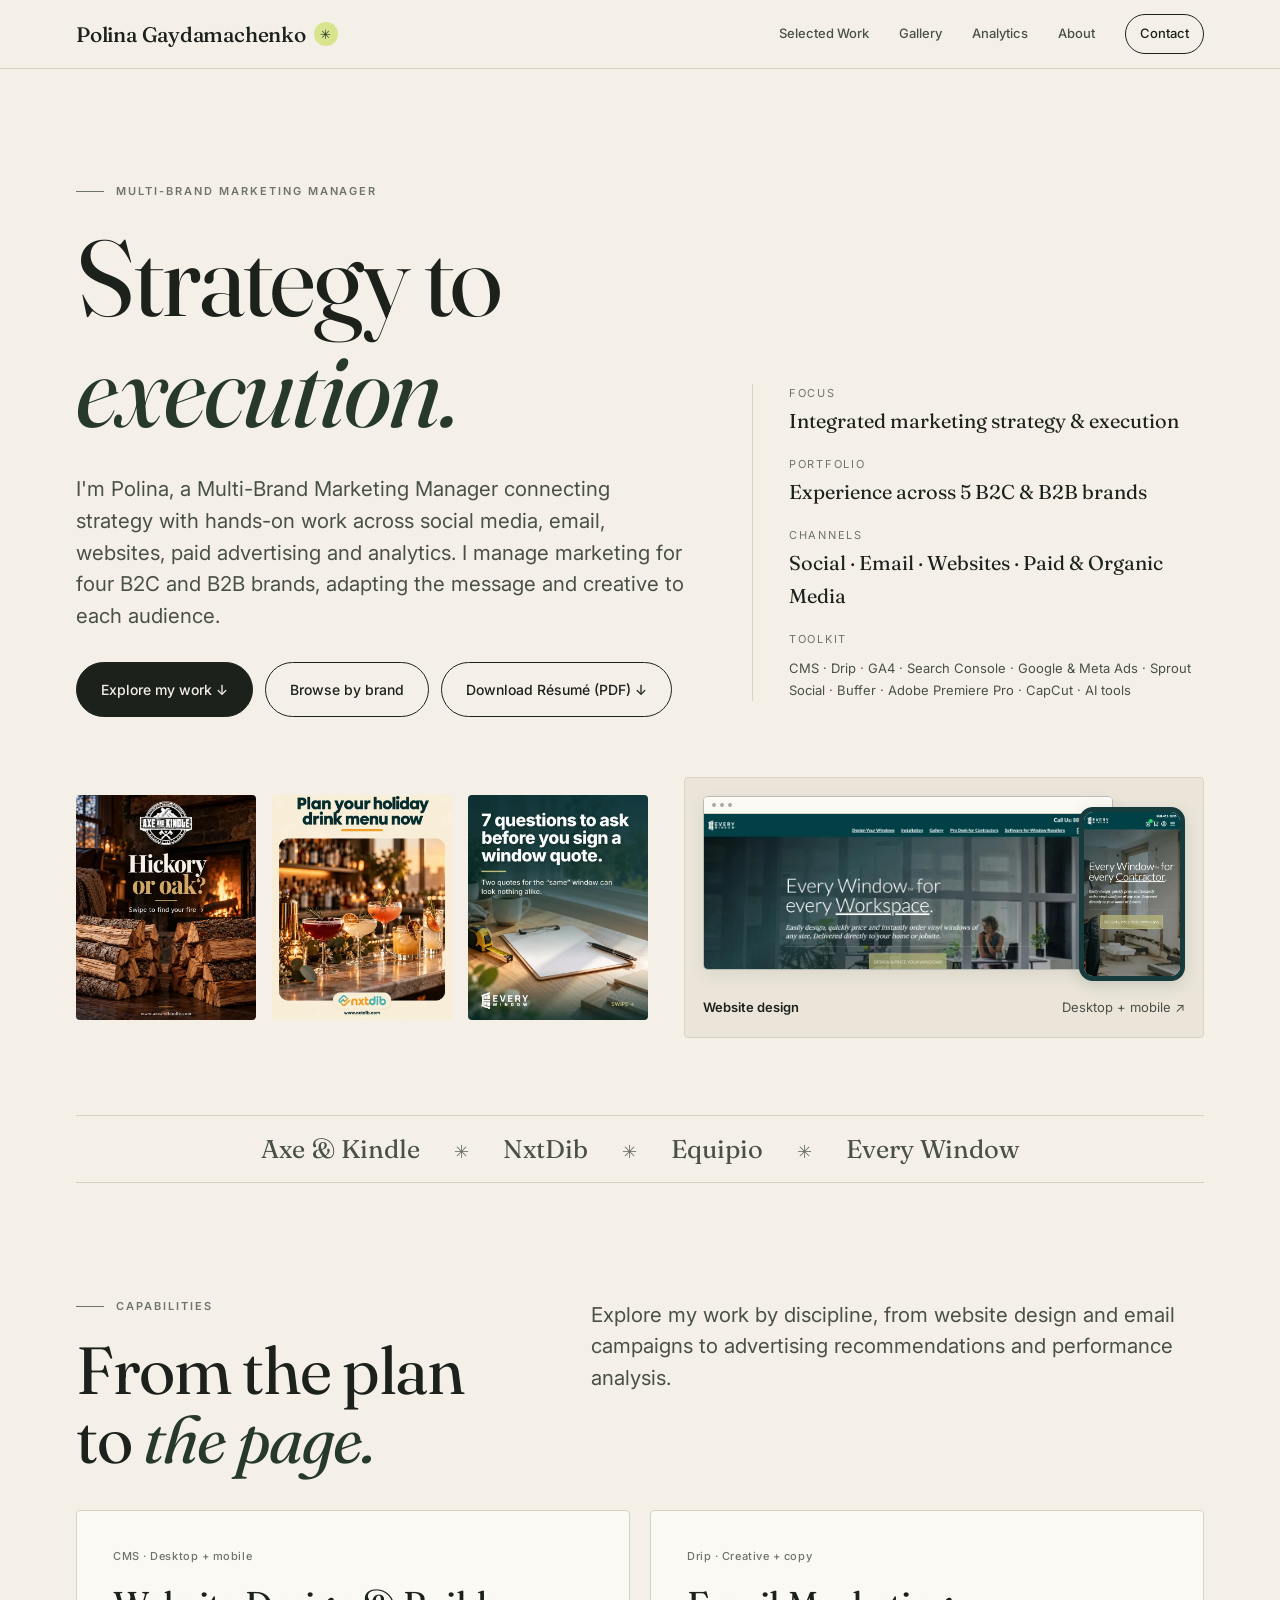
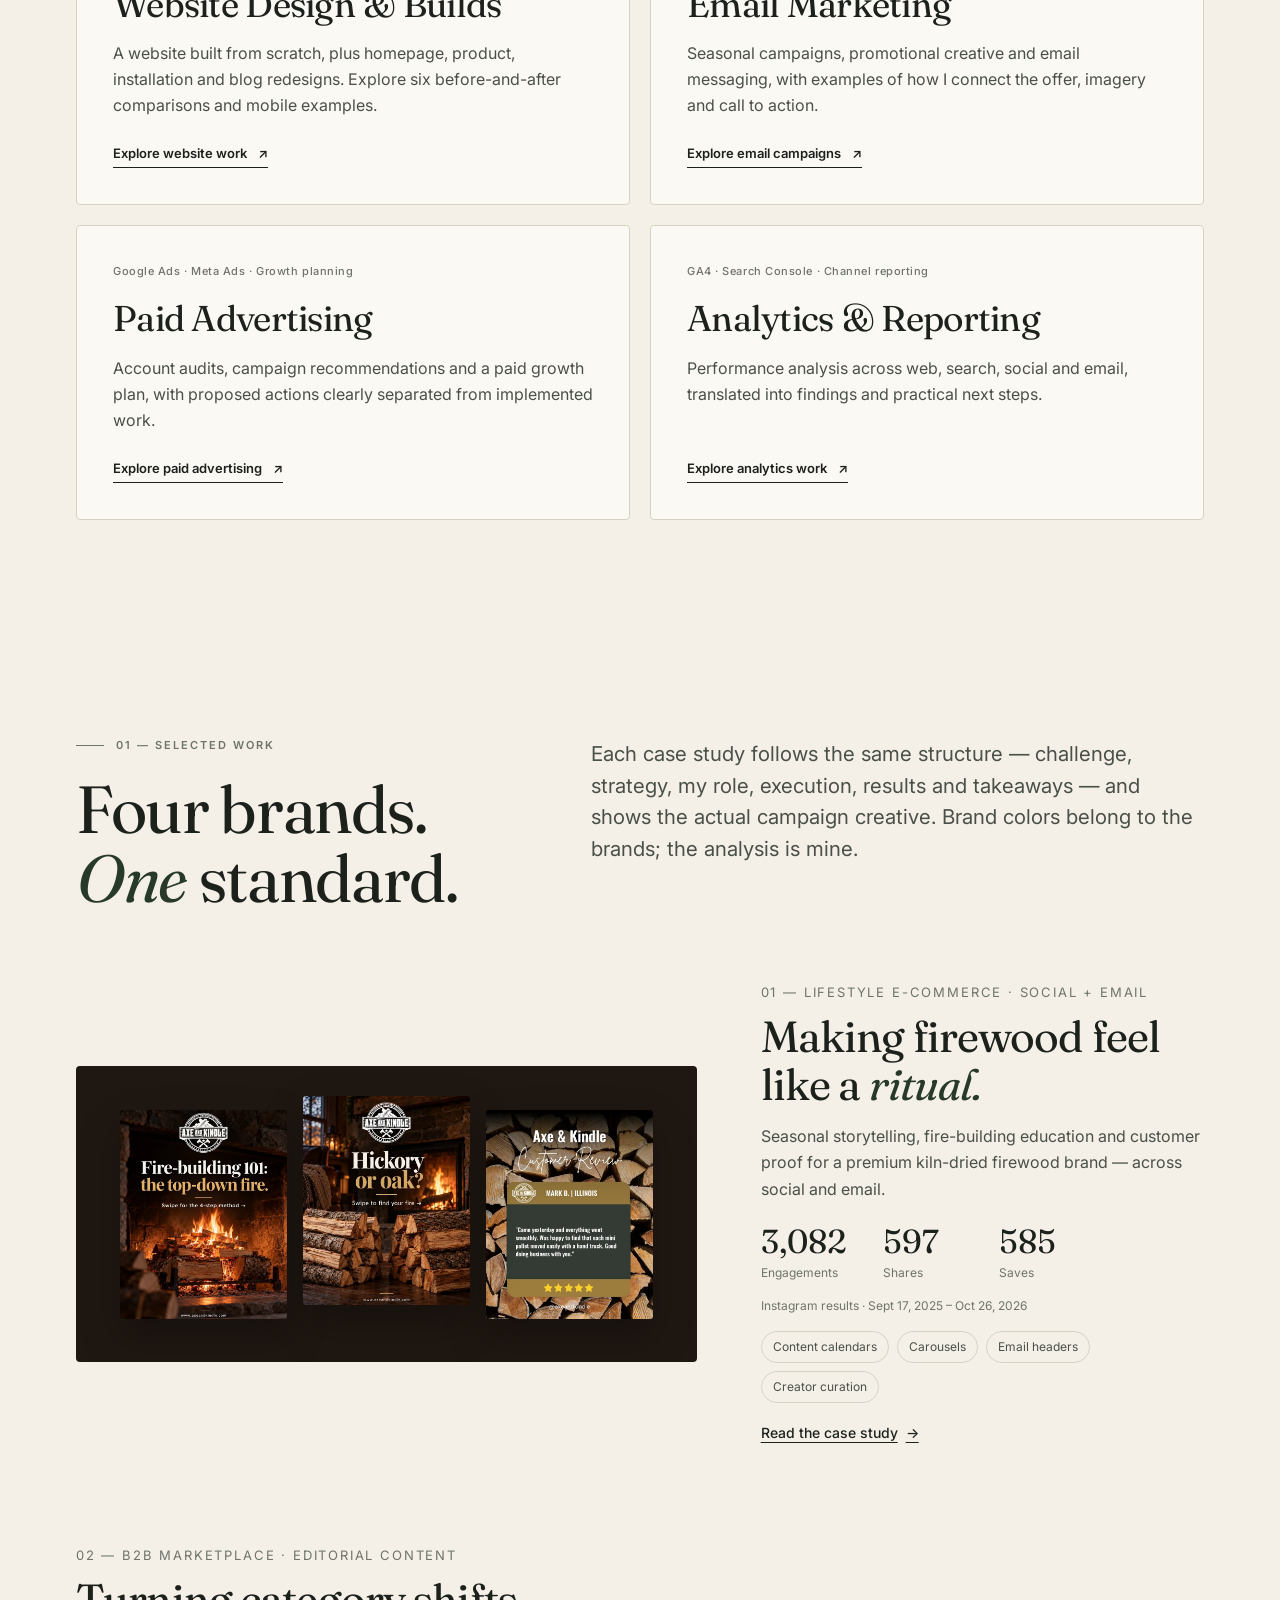
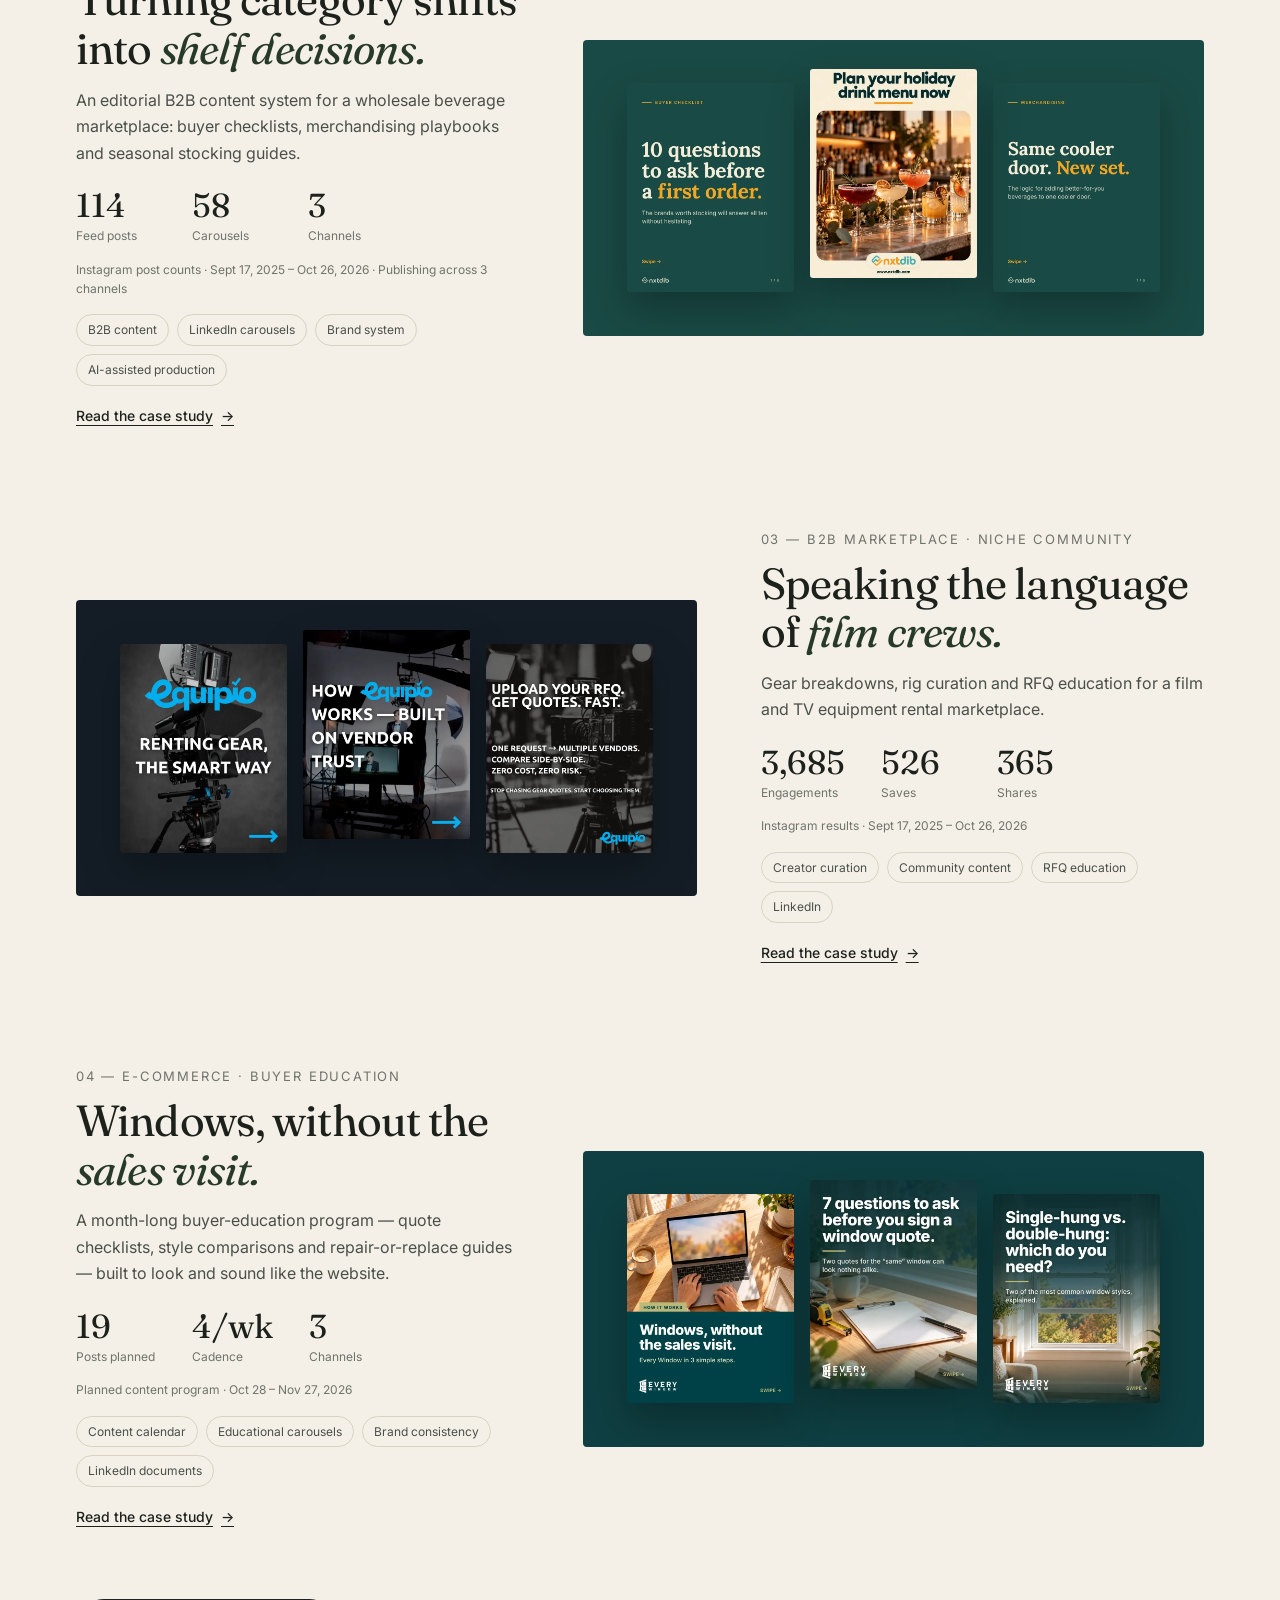
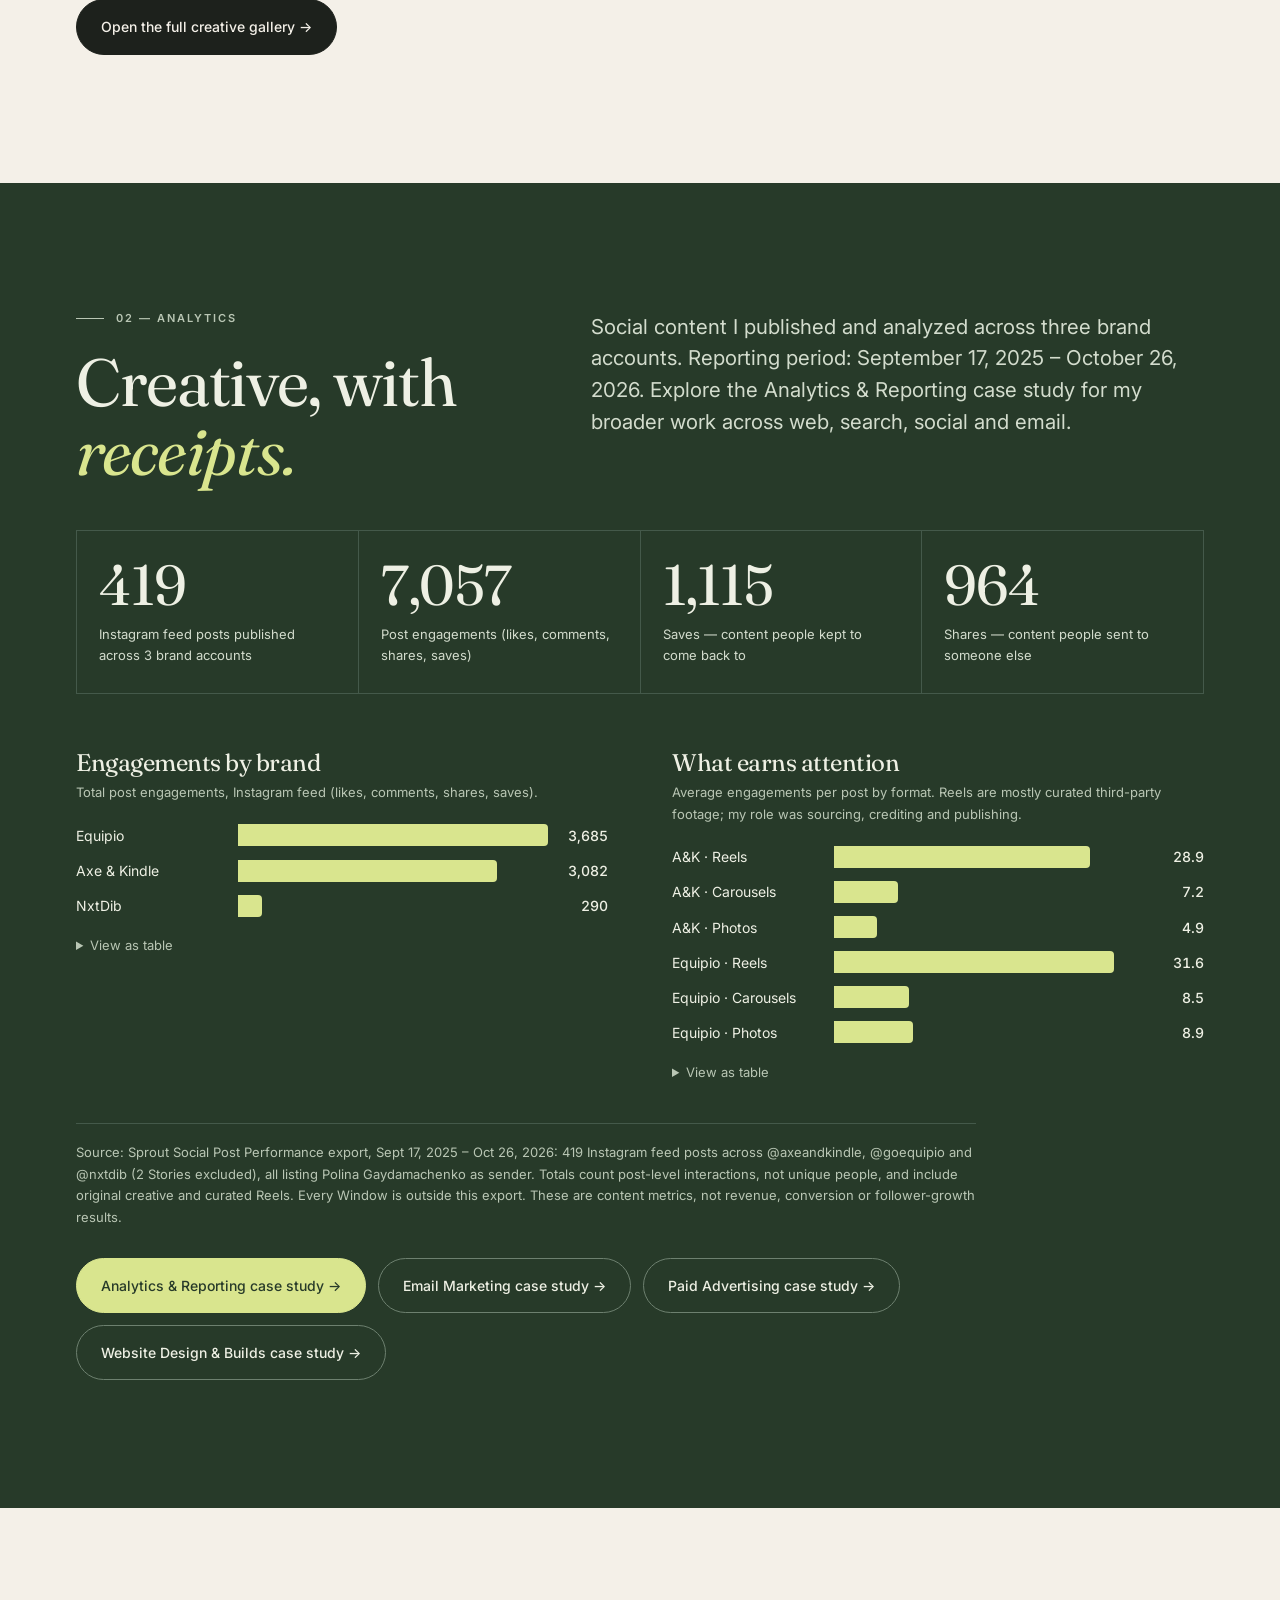
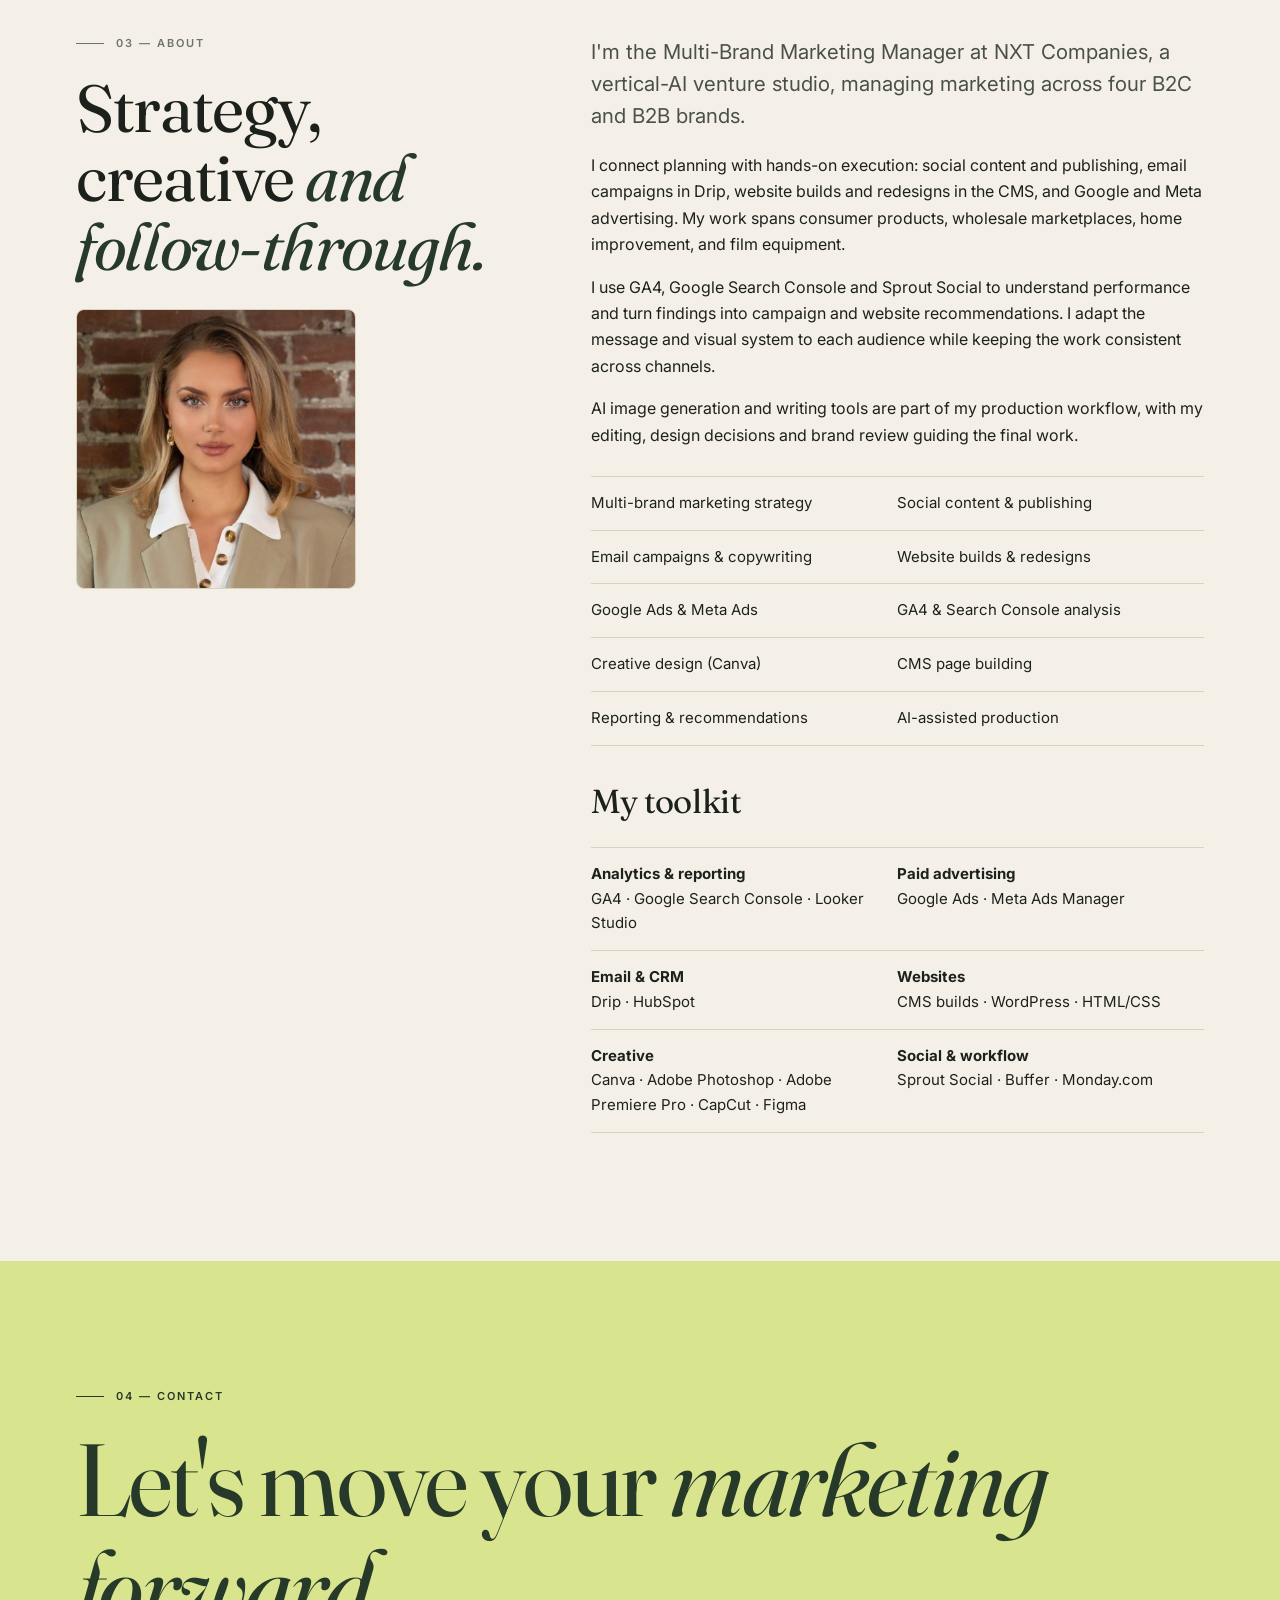
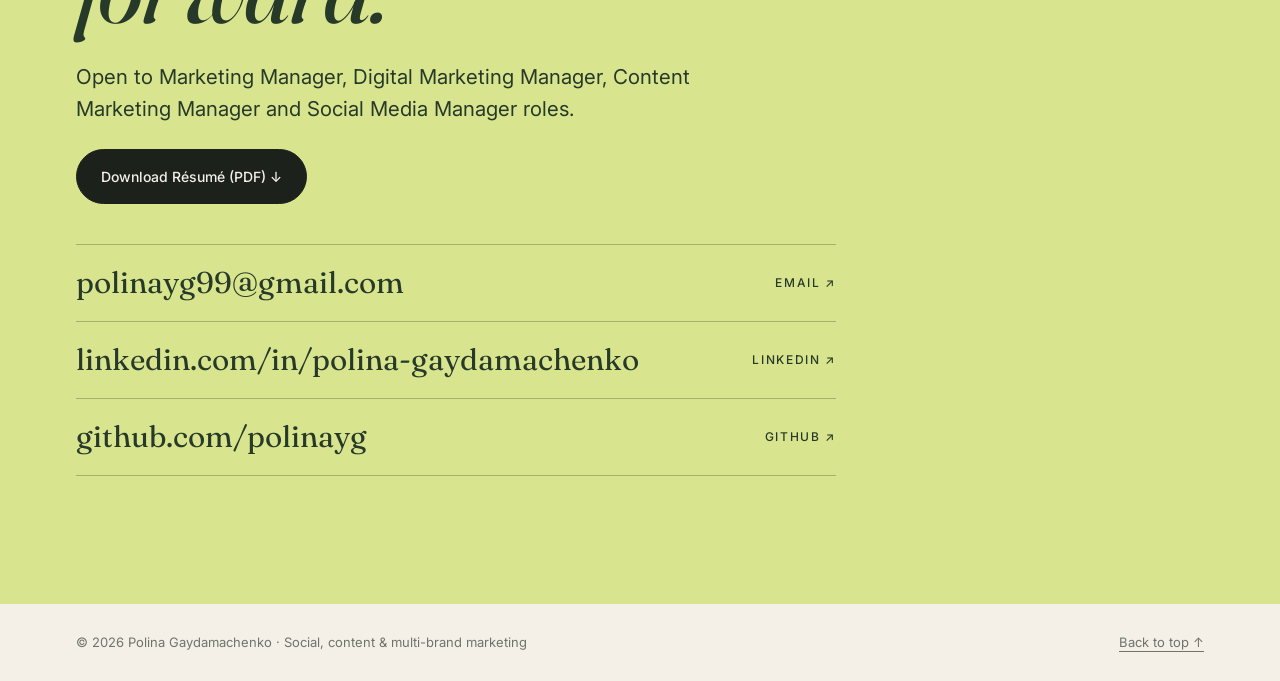
<file: index.html>
<!doctype html>
<html lang="en">
<head>
<meta charset="utf-8">
<meta name="viewport" content="width=device-width, initial-scale=1">
<title>Polina Gaydamachenko — Multi-Brand Marketing Manager</title>
<meta name="description" content="Portfolio of Polina Gaydamachenko, Multi-Brand Marketing Manager: social and email campaigns, website builds and redesigns, paid advertising and analytics across four B2C and B2B brands.">
<meta name="author" content="Polina Gaydamachenko">
<link rel="canonical" href="https://polinayg.github.io/marketing-portfolio/">
<meta property="og:type" content="website">
<meta property="og:site_name" content="Polina Gaydamachenko — Marketing Portfolio">
<meta property="og:title" content="Polina Gaydamachenko — Multi-Brand Marketing Manager">
<meta property="og:description" content="Portfolio of Polina Gaydamachenko, Multi-Brand Marketing Manager: social and email campaigns, website builds and redesigns, paid advertising and analytics across four B2C and B2B brands.">
<meta property="og:url" content="https://polinayg.github.io/marketing-portfolio/">
<meta property="og:image" content="https://polinayg.github.io/marketing-portfolio/assets/img/og-cover.jpg?v=2026-10-29-manager">
<meta property="og:image:type" content="image/jpeg">
<meta property="og:image:width" content="1200">
<meta property="og:image:height" content="630">
<meta property="og:image:alt" content="Polina Gaydamachenko, Multi-Brand Marketing Manager. Integrated strategy, creative execution, paid ads, websites, email and analytics. Campaign examples from Axe &amp; Kindle, NxtDib and Every Window.">
<meta name="twitter:card" content="summary_large_image">
<meta name="twitter:image" content="https://polinayg.github.io/marketing-portfolio/assets/img/og-cover.jpg?v=2026-10-29-manager">
<meta name="twitter:image:alt" content="Polina Gaydamachenko, Multi-Brand Marketing Manager. Integrated strategy, creative execution, paid ads, websites, email and analytics.">
<meta name="theme-color" content="#f4f0e8">
<link rel="icon" href="assets/img/favicon.svg" type="image/svg+xml">
<link rel="preconnect" href="https://fonts.googleapis.com">
<link rel="preconnect" href="https://fonts.gstatic.com" crossorigin>
<link href="https://fonts.googleapis.com/css2?family=Fraunces:ital,opsz,wght@0,9..144,300..500;1,9..144,300..500&family=Inter:wght@400;500;600&display=swap" rel="stylesheet">
<link rel="stylesheet" href="assets/css/site.css?v=2026-10-29">
<link rel="stylesheet" href="assets/css/home.css?v=2026-10-29-toolkit">
</head>
<body>
<a class="skip" href="#main">Skip to content</a>
<script type="application/ld+json">{"@context": "https://schema.org", "@type": "Person", "name": "Polina Gaydamachenko", "jobTitle": "Multi-Brand Marketing Manager", "url": "https://polinayg.github.io/marketing-portfolio/", "email": "mailto:polinayg99@gmail.com", "sameAs": ["https://www.linkedin.com/in/polina-gaydamachenko/", "https://github.com/polinayg"], "knowsAbout": ["Marketing strategy", "Social media marketing", "Email marketing", "Website design", "Paid advertising", "Google Analytics 4", "Content strategy"]}</script>
<header class="site-head"><div class="wrap">
<a class="brand" href="index.html" aria-label="Polina Gaydamachenko — home"><b>Polina Gaydamachenko</b><i aria-hidden="true">✳</i></a>
<button class="menu-btn" aria-expanded="false" aria-controls="nav">Menu</button>
<nav class="nav" id="nav" aria-label="Primary"><a href="index.html#work">Selected Work</a><a href="gallery.html">Gallery</a><a href="index.html#analytics">Analytics</a><a href="index.html#about">About</a><a class="cta" href="index.html#contact">Contact</a></nav>
</div></header>
<main id="main">
<section class="hero" id="top"><div class="wrap">
<div class="hero-grid"><div>
<div class="eyebrow">Multi-Brand Marketing Manager</div>
<h1>Strategy to <em>execution.</em></h1>
<p class="lede" style="margin-top:28px">I'm Polina, a Multi-Brand Marketing Manager connecting strategy with hands-on work across social media, email, websites, paid advertising and analytics. I manage marketing for four B2C and B2B brands, adapting the message and creative to each audience.</p>
<div class="btn-row"><a class="btn" href="#capabilities">Explore my work ↓</a><a class="btn ghost" href="#work">Browse by brand</a><a class="btn ghost" href="assets/docs/Polina_Gaydamachenko_Resume.pdf?v=2026-10-29-aligned" download>Download Résumé (PDF) ↓</a></div>
</div>
<dl class="hero-meta">
<div><dt>Focus</dt><dd>Integrated marketing strategy &amp; execution</dd></div>
<div><dt>Portfolio</dt><dd>Experience across 5 B2C &amp; B2B brands</dd></div>
<div><dt>Channels</dt><dd>Social · Email · Websites · Paid &amp; Organic Media</dd></div>
<div class="hero-toolkit"><dt>Toolkit</dt><dd>CMS · Drip · GA4 · Search Console · Google &amp; Meta Ads · Sprout Social · Buffer · Adobe Premiere Pro · CapCut · AI tools</dd></div>
</dl></div>
<div class="home-showcase"><div class="mosaic" aria-label="Original social campaign designs"><a href="axe-and-kindle.html" aria-label="Axe &amp; Kindle case study"><img src="assets/img/ak/hickory-oak-01-sm.webp" srcset="assets/img/ak/hickory-oak-01-sm.webp 640w, assets/img/ak/hickory-oak-01.webp 1092w" sizes="(max-width:760px) 33vw, 200px" width="640" height="844" alt="Axe &amp; Kindle carousel cover: “Hickory or oak?” over a stacked-firewood fireplace scene" fetchpriority="high" decoding="async"></a><a href="nxtdib.html" aria-label="NxtDib case study"><img src="assets/img/nxtdib/holiday-menu-01-sm.webp" srcset="assets/img/nxtdib/holiday-menu-01-sm.webp 640w, assets/img/nxtdib/holiday-menu-01.webp 1092w" sizes="(max-width:760px) 33vw, 200px" width="640" height="844" alt="NxtDib carousel cover: “Plan your holiday drink menu now” with zero-proof cocktails on a bar" fetchpriority="high" decoding="async"></a><a href="every-window.html" aria-label="Every Window case study"><img src="assets/img/every-window/7-questions-01-sm.webp" srcset="assets/img/every-window/7-questions-01-sm.webp 640w, assets/img/every-window/7-questions-01.webp 1080w" sizes="(max-width:760px) 33vw, 200px" width="640" height="800" alt="Every Window carousel cover: “7 questions to ask before you sign a window quote”" fetchpriority="high" decoding="async"></a></div>
<a class="home-web-preview" href="website-redesigns.html" aria-label="Explore website redesigns with desktop and mobile examples">
<div class="home-devices" aria-hidden="true"><div class="home-desktop"><div class="home-browser-bar"><span></span><span></span><span></span></div><img src="assets/img/web-redesigns/ew-home-after-pdf-preview.webp" width="1000" height="7330" alt="" loading="lazy" decoding="async"></div><div class="home-phone"><img src="assets/img/web-redesigns/ew-home-mobile-preview.webp" width="357" height="16000" alt="" loading="lazy" decoding="async"></div></div>
<span class="home-web-label">Website design <span>Desktop + mobile ↗</span></span></a></div>
</div></section>
<div class="wrap"><p class="ticker" aria-label="Brands featured"><span>Axe &amp; Kindle</span><span>NxtDib</span><span>Equipio</span><span>Every Window</span></p></div>

<section class="section tight" id="capabilities"><div class="wrap">
<div class="split"><div><div class="eyebrow">Capabilities</div><h2>From the plan to <em>the page.</em></h2></div><p class="lede">Explore my work by discipline, from website design and email campaigns to advertising recommendations and performance analysis.</p></div>
<div class="capability-grid"><a class="capability-card" href="website-redesigns.html"><span class="capability-scope">CMS · Desktop + mobile</span><h3>Website Design &amp; Builds</h3><p>A website built from scratch, plus homepage, product, installation and blog redesigns. Explore six before-and-after comparisons and mobile examples.</p><span class="capability-action">Explore website work <span aria-hidden="true">↗</span></span></a><a class="capability-card" href="email-marketing.html"><span class="capability-scope">Drip · Creative + copy</span><h3>Email Marketing</h3><p>Seasonal campaigns, promotional creative and email messaging, with examples of how I connect the offer, imagery and call to action.</p><span class="capability-action">Explore email campaigns <span aria-hidden="true">↗</span></span></a><a class="capability-card" href="paid-advertising.html"><span class="capability-scope">Google Ads · Meta Ads · Growth planning</span><h3>Paid Advertising</h3><p>Account audits, campaign recommendations and a paid growth plan, with proposed actions clearly separated from implemented work.</p><span class="capability-action">Explore paid advertising <span aria-hidden="true">↗</span></span></a><a class="capability-card" href="analytics-reporting.html"><span class="capability-scope">GA4 · Search Console · Channel reporting</span><h3>Analytics &amp; Reporting</h3><p>Performance analysis across web, search, social and email, translated into findings and practical next steps.</p><span class="capability-action">Explore analytics work <span aria-hidden="true">↗</span></span></a></div>
</div></section>

<section class="section" id="work"><div class="wrap">
<div class="split"><div><div class="eyebrow">01 — Selected Work</div><h2>Four brands. <em>One</em> standard.</h2></div>
<p class="lede">Each case study follows the same structure — challenge, strategy, my role, execution, results and takeaways — and shows the actual campaign creative. Brand colors belong to the brands; the analysis is mine.</p></div>
<div class="projects"><article class="project">
<a class="project-media" href="axe-and-kindle.html" style="--b-bg:#1f1712;--b-ink:#f3e9dc;--b-accent:#d6a560;--accent:#8a5a1f" aria-label="Open the Axe &amp; Kindle case study"><div class="stack"><img src="assets/img/ak/top-down-fire-01-sm.webp" srcset="assets/img/ak/top-down-fire-01-sm.webp 640w, assets/img/ak/top-down-fire-01.webp 1092w" sizes="(max-width:900px) 30vw, 230px" width="640" height="844" alt="Axe &amp; Kindle “Fire-building 101: the top-down fire” carousel cover" loading="lazy" decoding="async"><img src="assets/img/ak/hickory-oak-01-sm.webp" srcset="assets/img/ak/hickory-oak-01-sm.webp 640w, assets/img/ak/hickory-oak-01.webp 1092w" sizes="(max-width:900px) 30vw, 230px" width="640" height="844" alt="Axe &amp; Kindle “Hickory or oak?” carousel cover" loading="lazy" decoding="async"><img src="assets/img/ak/reviews-01-sm.webp" srcset="assets/img/ak/reviews-01-sm.webp 640w, assets/img/ak/reviews-01.webp 1080w" sizes="(max-width:900px) 30vw, 230px" width="640" height="800" alt="Axe &amp; Kindle customer review graphic with five stars" loading="lazy" decoding="async"></div></a>
<div><div class="project-num">01 — Lifestyle e-commerce · Social + Email</div>
<h3>Making firewood feel like a <em>ritual.</em></h3><p class="small" style="font-size:16px;color:var(--ink-2)">Seasonal storytelling, fire-building education and customer proof for a premium kiln-dried firewood brand — across social and email.</p>
<div class="kpis"><div><b>3,082</b><span>Engagements</span></div><div><b>597</b><span>Shares</span></div><div><b>585</b><span>Saves</span></div></div>
<p class="kpi-context">Instagram results · Sept 17, 2025 – Oct 26, 2026</p>
<ul class="chips"><li>Content calendars</li><li>Carousels</li><li>Email headers</li><li>Creator curation</li></ul>
<a class="textlink" href="axe-and-kindle.html">Read the case study <span aria-hidden="true">→</span></a></div></article><article class="project">
<a class="project-media" href="nxtdib.html" style="--b-bg:#1a4a45;--b-ink:#f5edd8;--b-accent:#f5a623;--accent:#b26f00" aria-label="Open the NxtDib case study"><div class="stack"><img src="assets/img/nxtdib/li-10-questions-01-sm.webp" srcset="assets/img/nxtdib/li-10-questions-01-sm.webp 640w, assets/img/nxtdib/li-10-questions-01.webp 1080w" sizes="(max-width:900px) 30vw, 230px" width="640" height="800" alt="NxtDib LinkedIn carousel cover: “10 questions to ask before a first order”" loading="lazy" decoding="async"><img src="assets/img/nxtdib/holiday-menu-01-sm.webp" srcset="assets/img/nxtdib/holiday-menu-01-sm.webp 640w, assets/img/nxtdib/holiday-menu-01.webp 1092w" sizes="(max-width:900px) 30vw, 230px" width="640" height="844" alt="NxtDib carousel cover: “Plan your holiday drink menu now”" loading="lazy" decoding="async"><img src="assets/img/nxtdib/li-cooler-door-01-sm.webp" srcset="assets/img/nxtdib/li-cooler-door-01-sm.webp 640w, assets/img/nxtdib/li-cooler-door-01.webp 1080w" sizes="(max-width:900px) 30vw, 230px" width="640" height="800" alt="NxtDib LinkedIn carousel cover: “Same cooler door. New set.”" loading="lazy" decoding="async"></div></a>
<div><div class="project-num">02 — B2B marketplace · Editorial content</div>
<h3>Turning category shifts into <em>shelf decisions.</em></h3><p class="small" style="font-size:16px;color:var(--ink-2)">An editorial B2B content system for a wholesale beverage marketplace: buyer checklists, merchandising playbooks and seasonal stocking guides.</p>
<div class="kpis"><div><b>114</b><span>Feed posts</span></div><div><b>58</b><span>Carousels</span></div><div><b>3</b><span>Channels</span></div></div>
<p class="kpi-context">Instagram post counts · Sept 17, 2025 – Oct 26, 2026 · Publishing across 3 channels</p>
<ul class="chips"><li>B2B content</li><li>LinkedIn carousels</li><li>Brand system</li><li>AI-assisted production</li></ul>
<a class="textlink" href="nxtdib.html">Read the case study <span aria-hidden="true">→</span></a></div></article><article class="project">
<a class="project-media" href="equipio.html" style="--b-bg:#141d26;--b-ink:#e8edf1;--b-accent:#7fb3d5;--accent:#2f5f80" aria-label="Open the Equipio case study"><div class="stack"><img src="assets/img/equipio/eq-car1-01-sm.webp" srcset="assets/img/equipio/eq-car1-01-sm.webp 640w, assets/img/equipio/eq-car1-01.webp 1080w" sizes="(max-width:900px) 30vw, 230px" width="640" height="800" alt="Equipio carousel cover: “Renting gear, the smart way”" loading="lazy" decoding="async"><img src="assets/img/equipio/eq-car2-01-sm.webp" srcset="assets/img/equipio/eq-car2-01-sm.webp 640w, assets/img/equipio/eq-car2-01.webp 1080w" sizes="(max-width:900px) 30vw, 230px" width="640" height="800" alt="Equipio carousel cover: “How Equipio works — built on vendor trust”" loading="lazy" decoding="async"><img src="assets/img/equipio/eq-tpl-01-sm.webp" srcset="assets/img/equipio/eq-tpl-01-sm.webp 640w, assets/img/equipio/eq-tpl-01.webp 1080w" sizes="(max-width:900px) 30vw, 230px" width="640" height="800" alt="Equipio post: “Upload your RFQ. Get quotes. Fast.”" loading="lazy" decoding="async"></div></a>
<div><div class="project-num">03 — B2B marketplace · Niche community</div>
<h3>Speaking the language of <em>film crews.</em></h3><p class="small" style="font-size:16px;color:var(--ink-2)">Gear breakdowns, rig curation and RFQ education for a film and TV equipment rental marketplace.</p>
<div class="kpis"><div><b>3,685</b><span>Engagements</span></div><div><b>526</b><span>Saves</span></div><div><b>365</b><span>Shares</span></div></div>
<p class="kpi-context">Instagram results · Sept 17, 2025 – Oct 26, 2026</p>
<ul class="chips"><li>Creator curation</li><li>Community content</li><li>RFQ education</li><li>LinkedIn</li></ul>
<a class="textlink" href="equipio.html">Read the case study <span aria-hidden="true">→</span></a></div></article><article class="project">
<a class="project-media" href="every-window.html" style="--b-bg:#0f3f42;--b-ink:#f1ede2;--b-accent:#c9c08a;--accent:#5f6a1f" aria-label="Open the Every Window case study"><div class="stack"><img src="assets/img/every-window/how-it-works-01-sm.webp" srcset="assets/img/every-window/how-it-works-01-sm.webp 640w, assets/img/every-window/how-it-works-01.webp 1080w" sizes="(max-width:900px) 30vw, 230px" width="640" height="800" alt="Every Window carousel cover: “Windows, without the sales visit”" loading="lazy" decoding="async"><img src="assets/img/every-window/7-questions-01-sm.webp" srcset="assets/img/every-window/7-questions-01-sm.webp 640w, assets/img/every-window/7-questions-01.webp 1080w" sizes="(max-width:900px) 30vw, 230px" width="640" height="800" alt="Every Window carousel cover: “7 questions to ask before you sign a window quote”" loading="lazy" decoding="async"><img src="assets/img/every-window/single-vs-double-01-sm.webp" srcset="assets/img/every-window/single-vs-double-01-sm.webp 640w, assets/img/every-window/single-vs-double-01.webp 1080w" sizes="(max-width:900px) 30vw, 230px" width="640" height="800" alt="Every Window carousel cover: “Single-hung vs. double-hung”" loading="lazy" decoding="async"></div></a>
<div><div class="project-num">04 — E-commerce · Buyer education</div>
<h3>Windows, without the <em>sales visit.</em></h3><p class="small" style="font-size:16px;color:var(--ink-2)">A month-long buyer-education program — quote checklists, style comparisons and repair-or-replace guides — built to look and sound like the website.</p>
<div class="kpis"><div><b>19</b><span>Posts planned</span></div><div><b>4/wk</b><span>Cadence</span></div><div><b>3</b><span>Channels</span></div></div>
<p class="kpi-context">Planned content program · Oct 28 – Nov 27, 2026</p>
<ul class="chips"><li>Content calendar</li><li>Educational carousels</li><li>Brand consistency</li><li>LinkedIn documents</li></ul>
<a class="textlink" href="every-window.html">Read the case study <span aria-hidden="true">→</span></a></div></article></div>
<div class="btn-row" style="margin-top:70px"><a class="btn" href="gallery.html">Open the full creative gallery →</a></div>
</div></section>

<section class="section dark" id="analytics"><div class="wrap">
<div class="split"><div><div class="eyebrow">02 — Analytics</div><h2>Creative, with <em>receipts.</em></h2></div>
<div><p class="lede">Social content I published and analyzed across three brand accounts. Reporting period: September 17, 2025 – October 26, 2026. Explore the Analytics &amp; Reporting case study for my broader work across web, search, social and email.</p></div></div>
<div class="stat-grid"><div><b>419</b><span>Instagram feed posts published across 3 brand accounts</span></div><div><b>7,057</b><span>Post engagements (likes, comments, shares, saves)</span></div><div><b>1,115</b><span>Saves — content people kept to come back to</span></div><div><b>964</b><span>Shares — content people sent to someone else</span></div></div>
<div class="charts">
<figure class="chart" style="margin:0"><h3>Engagements by brand</h3><p class="sub">Total post engagements, Instagram feed (likes, comments, shares, saves).</p><ul class="bars" role="list"><li title="Equipio: 3,685"><span>Equipio</span><span class="track" aria-hidden="true"><span class="fill" style="width:100.0%"></span></span><span class="val">3,685</span></li><li title="Axe &amp; Kindle: 3,082"><span>Axe &amp; Kindle</span><span class="track" aria-hidden="true"><span class="fill" style="width:83.6%"></span></span><span class="val">3,082</span></li><li title="NxtDib: 290"><span>NxtDib</span><span class="track" aria-hidden="true"><span class="fill" style="width:7.9%"></span></span><span class="val">290</span></li></ul><details class="table"><summary>View as table</summary><table><thead><tr><th>Item</th><th>Value</th></tr></thead><tbody><tr><td>Equipio</td><td>3,685</td></tr><tr><td>Axe &amp; Kindle</td><td>3,082</td></tr><tr><td>NxtDib</td><td>290</td></tr></tbody></table></details></figure>
<figure class="chart" style="margin:0"><h3>What earns attention</h3><p class="sub">Average engagements per post by format. Reels are mostly curated third-party footage; my role was sourcing, crediting and publishing.</p><ul class="bars" role="list"><li title="A&amp;K · Reels: 28.9"><span>A&amp;K · Reels</span><span class="track" aria-hidden="true"><span class="fill" style="width:82.6%"></span></span><span class="val">28.9</span></li><li title="A&amp;K · Carousels: 7.2"><span>A&amp;K · Carousels</span><span class="track" aria-hidden="true"><span class="fill" style="width:20.6%"></span></span><span class="val">7.2</span></li><li title="A&amp;K · Photos: 4.9"><span>A&amp;K · Photos</span><span class="track" aria-hidden="true"><span class="fill" style="width:14.0%"></span></span><span class="val">4.9</span></li><li title="Equipio · Reels: 31.6"><span>Equipio · Reels</span><span class="track" aria-hidden="true"><span class="fill" style="width:90.3%"></span></span><span class="val">31.6</span></li><li title="Equipio · Carousels: 8.5"><span>Equipio · Carousels</span><span class="track" aria-hidden="true"><span class="fill" style="width:24.3%"></span></span><span class="val">8.5</span></li><li title="Equipio · Photos: 8.9"><span>Equipio · Photos</span><span class="track" aria-hidden="true"><span class="fill" style="width:25.4%"></span></span><span class="val">8.9</span></li></ul><details class="table"><summary>View as table</summary><table><thead><tr><th>Item</th><th>Value</th></tr></thead><tbody><tr><td>A&amp;K · Reels</td><td>28.9</td></tr><tr><td>A&amp;K · Carousels</td><td>7.2</td></tr><tr><td>A&amp;K · Photos</td><td>4.9</td></tr><tr><td>Equipio · Reels</td><td>31.6</td></tr><tr><td>Equipio · Carousels</td><td>8.5</td></tr><tr><td>Equipio · Photos</td><td>8.9</td></tr></tbody></table></details></figure>
</div>
<p class="source">Source: Sprout Social Post Performance export, Sept 17, 2025 – Oct 26, 2026: 419 Instagram feed posts across @axeandkindle, @goequipio and @nxtdib (2 Stories excluded), all listing Polina Gaydamachenko as sender. Totals count post-level interactions, not unique people, and include original creative and curated Reels. Every Window is outside this export. These are content metrics, not revenue, conversion or follower-growth results.</p>
<div class="btn-row"><a class="btn" style="background:var(--lime);color:var(--green);border-color:var(--lime)" href="analytics-reporting.html">Analytics &amp; Reporting case study →</a><a class="btn ghost" style="color:#eef0e4;border-color:#6d806f" href="email-marketing.html">Email Marketing case study →</a><a class="btn ghost" style="color:#eef0e4;border-color:#6d806f" href="paid-advertising.html">Paid Advertising case study →</a><a class="btn ghost" style="color:#eef0e4;border-color:#6d806f" href="website-redesigns.html">Website Design &amp; Builds case study →</a></div>
</div></section>

<section class="section" id="about"><div class="wrap split">
<div class="about-intro"><div class="eyebrow">03 — About</div><h2>Strategy, creative <em>and follow-through.</em></h2><figure class="about-portrait"><img src="assets/img/polina-gaydamachenko.jpg" width="400" height="400" alt="Polina Gaydamachenko" loading="lazy" decoding="async"></figure></div>
<div><p class="lede">I'm the Multi-Brand Marketing Manager at NXT Companies, a vertical-AI venture studio, managing marketing across four B2C and B2B brands.</p>
<p>I connect planning with hands-on execution: social content and publishing, email campaigns in Drip, website builds and redesigns in the CMS, and Google and Meta advertising. My work spans consumer products, wholesale marketplaces, home improvement, and film equipment.</p>
<p>I use GA4, Google Search Console and Sprout Social to understand performance and turn findings into campaign and website recommendations. I adapt the message and visual system to each audience while keeping the work consistent across channels.</p>
<p>AI image generation and writing tools are part of my production workflow, with my editing, design decisions and brand review guiding the final work.</p>
<ul class="about-list">
<li>Multi-brand marketing strategy</li><li>Social content &amp; publishing</li>
<li>Email campaigns &amp; copywriting</li><li>Website builds &amp; redesigns</li>
<li>Google Ads &amp; Meta Ads</li><li>GA4 &amp; Search Console analysis</li>
<li>Creative design (Canva)</li><li>CMS page building</li>
<li>Reporting &amp; recommendations</li><li>AI-assisted production</li>
</ul>
<h3 style="margin-top:36px">My toolkit</h3>
<ul class="about-list" aria-label="Marketing toolkit by discipline">
<li><strong>Analytics &amp; reporting</strong><br>GA4 · Google Search Console · Looker Studio</li>
<li><strong>Paid advertising</strong><br>Google Ads · Meta Ads Manager</li>
<li><strong>Email &amp; CRM</strong><br>Drip · HubSpot</li>
<li><strong>Websites</strong><br>CMS builds · WordPress · HTML/CSS</li>
<li><strong>Creative</strong><br>Canva · Adobe Photoshop · Adobe Premiere Pro · CapCut · Figma</li>
<li><strong>Social &amp; workflow</strong><br>Sprout Social · Buffer · Monday.com</li>
</ul>
</div>
</div></section>

<section class="section contact" id="contact"><div class="wrap">
<div class="eyebrow">04 — Contact</div>
<h2>Let's move your <em>marketing forward.</em></h2>
<p class="lede" style="color:var(--green);margin-top:22px">Open to Marketing Manager, Digital Marketing Manager, Content Marketing Manager and Social Media Manager roles.</p>
<div class="btn-row" style="margin-top:24px"><a class="btn" href="assets/docs/Polina_Gaydamachenko_Resume.pdf?v=2026-10-29-aligned" download>Download Résumé (PDF) ↓</a></div>
<div class="contact-links">
<a href="mailto:polinayg99@gmail.com">polinayg99@gmail.com<span>Email ↗</span></a>
<a href="https://www.linkedin.com/in/polina-gaydamachenko/" target="_blank" rel="noopener">linkedin.com/in/polina-gaydamachenko<span>LinkedIn ↗</span></a>
<a href="https://github.com/polinayg" target="_blank" rel="noopener">github.com/polinayg<span>GitHub ↗</span></a>
</div></div></section>
</main>
<footer class="site-foot"><div class="wrap">
<span>© 2026 Polina Gaydamachenko · Social, content &amp; multi-brand marketing</span>
<a href="#top">Back to top ↑</a></div></footer>
<dialog class="lb" id="lightbox" aria-label="Image viewer">
<div class="lb-inner">
<div class="lb-top"><span class="lb-count" aria-live="polite"></span><button class="close" type="button">Close ✕</button></div>
<div class="lb-stage"><img alt=""><button class="prev" type="button" aria-label="Previous image">←</button><button class="next" type="button" aria-label="Next image">→</button></div>
<p class="lb-cap"></p>
</div></dialog>
<script src="assets/js/site.js?v=2026-10-29" defer></script>
</body></html>
</file>
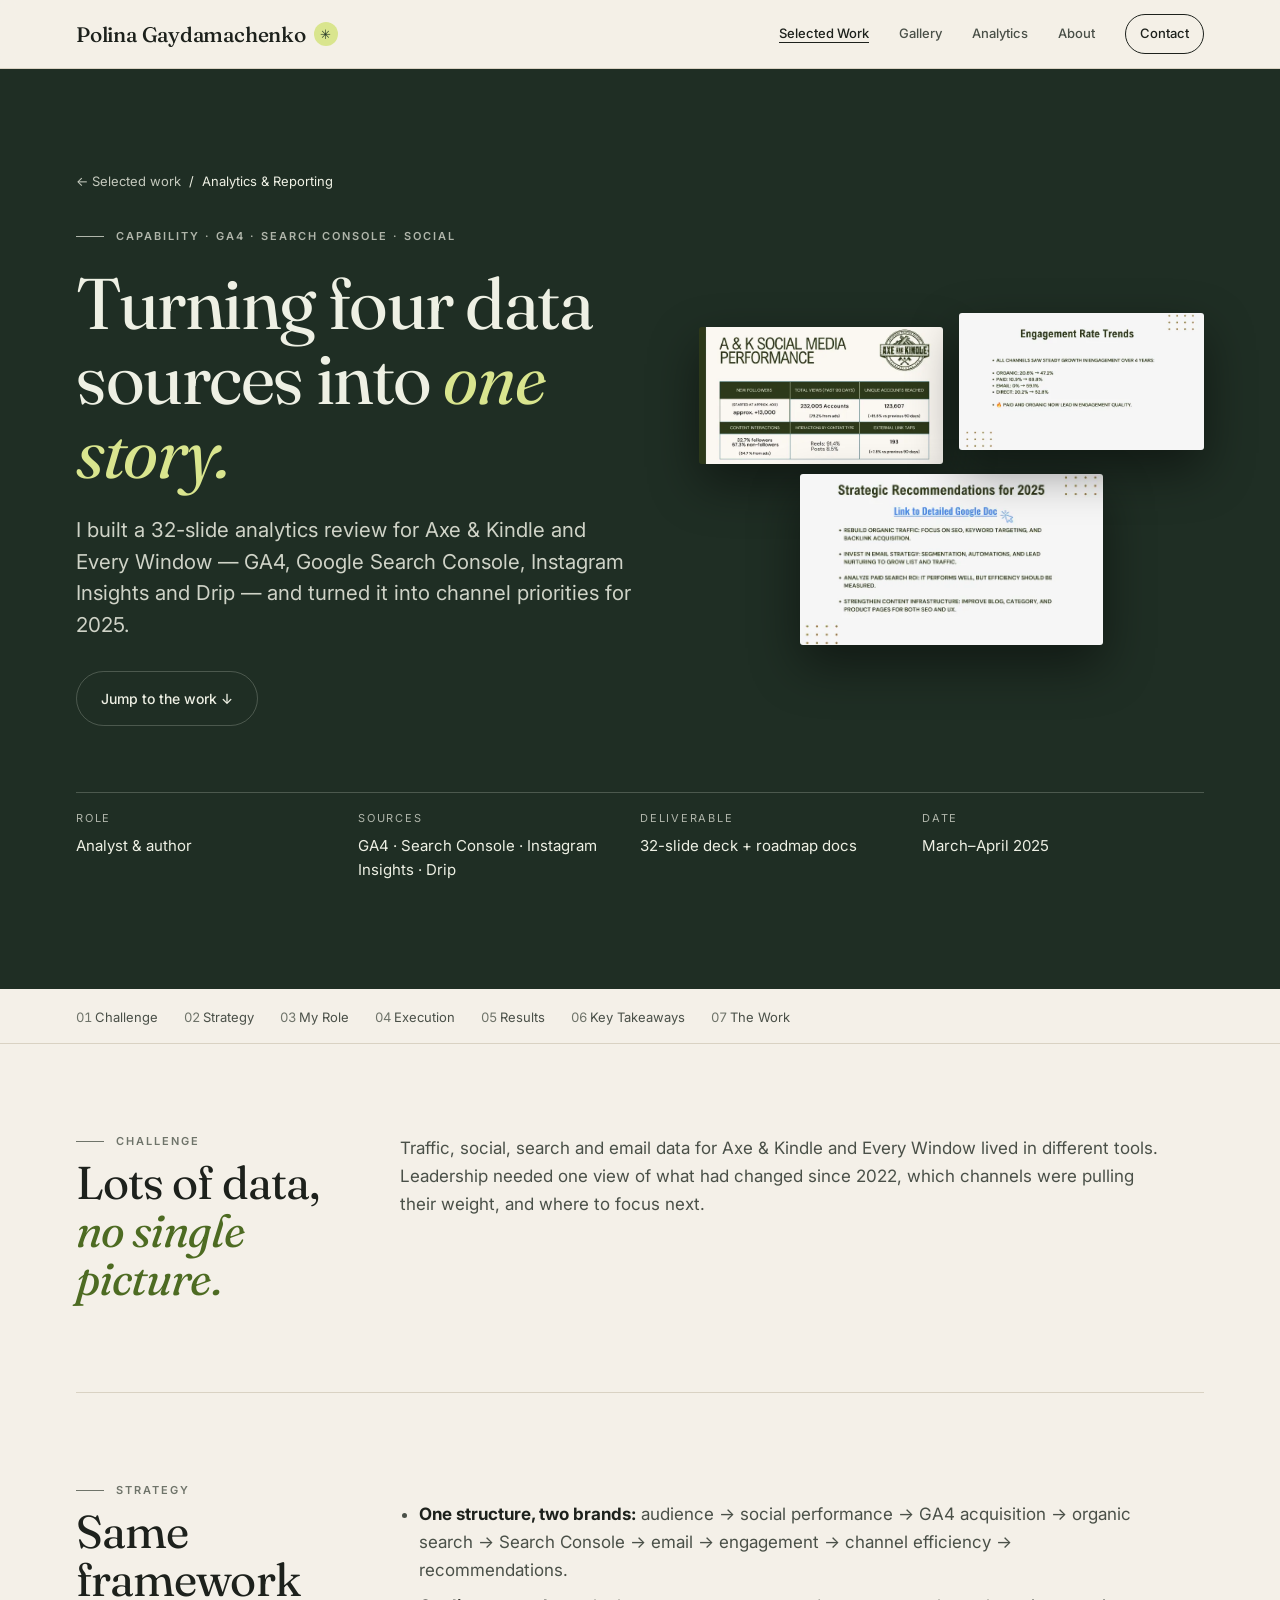
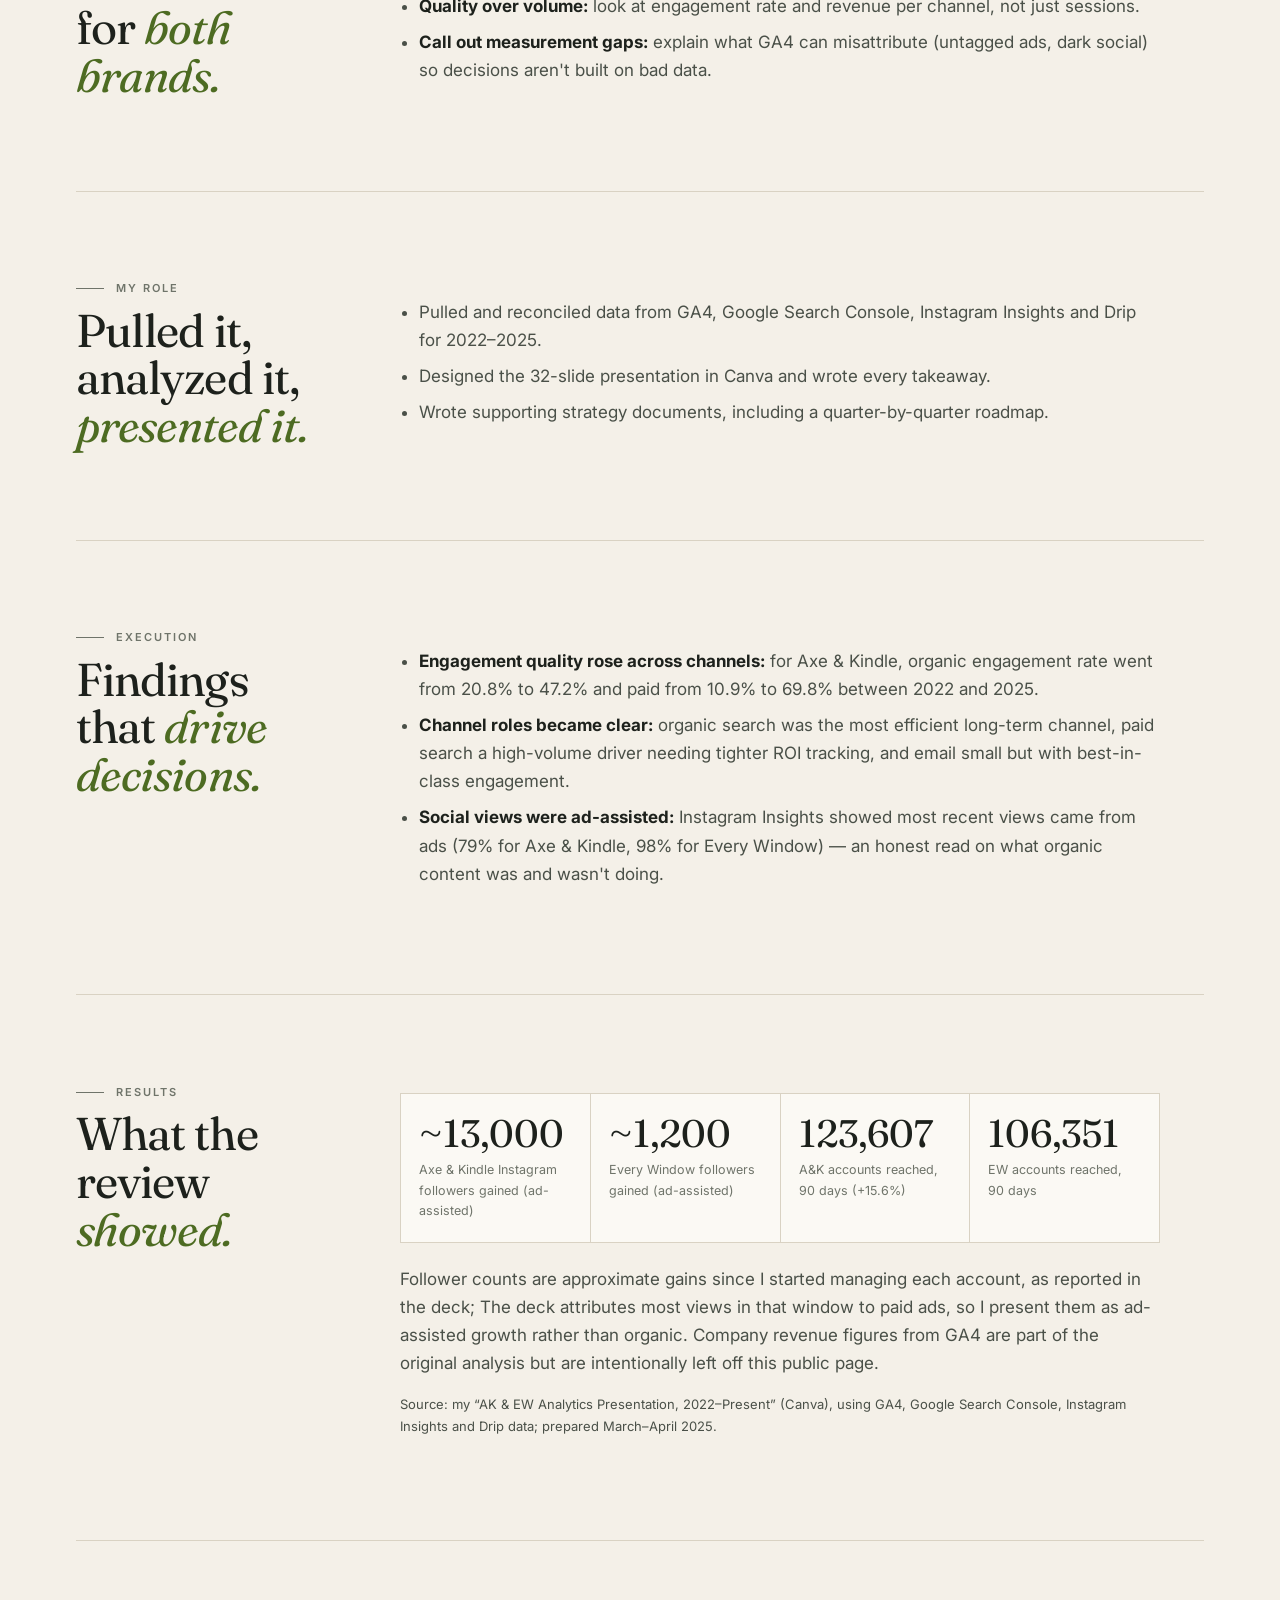
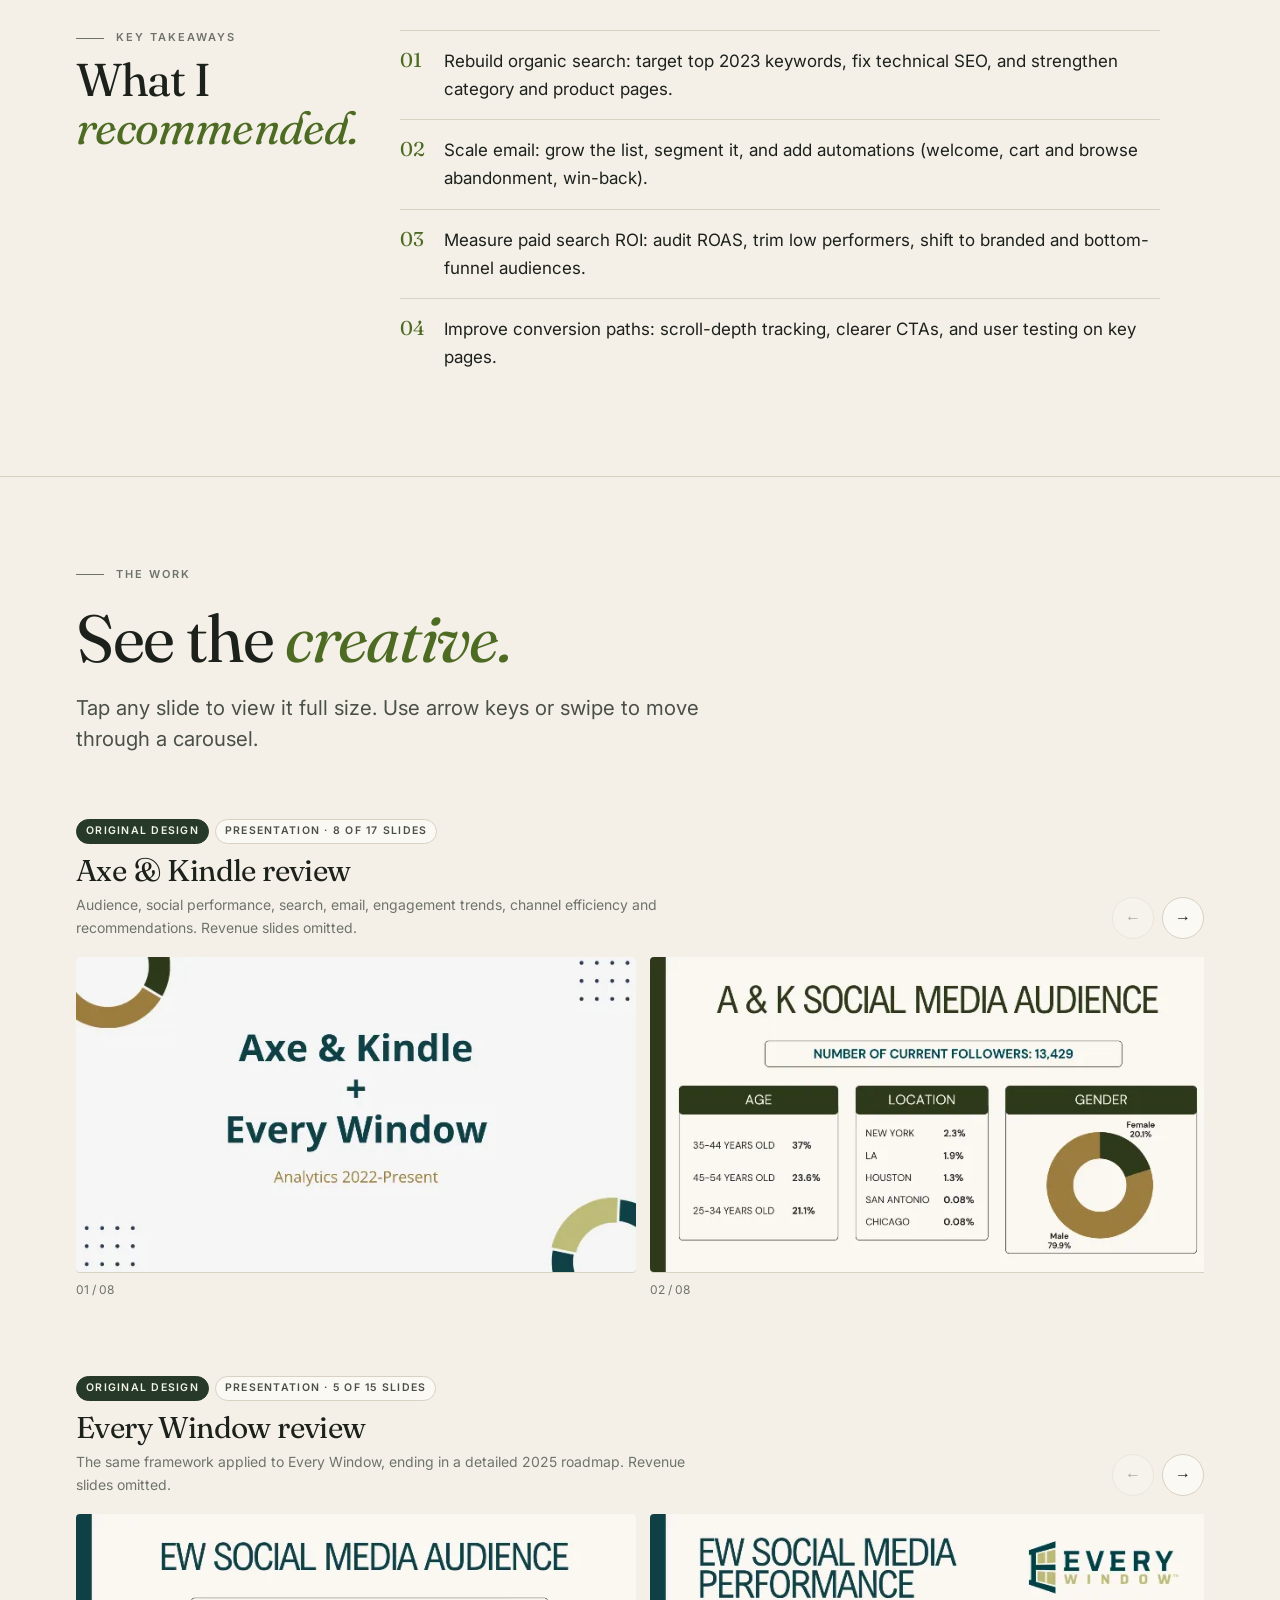
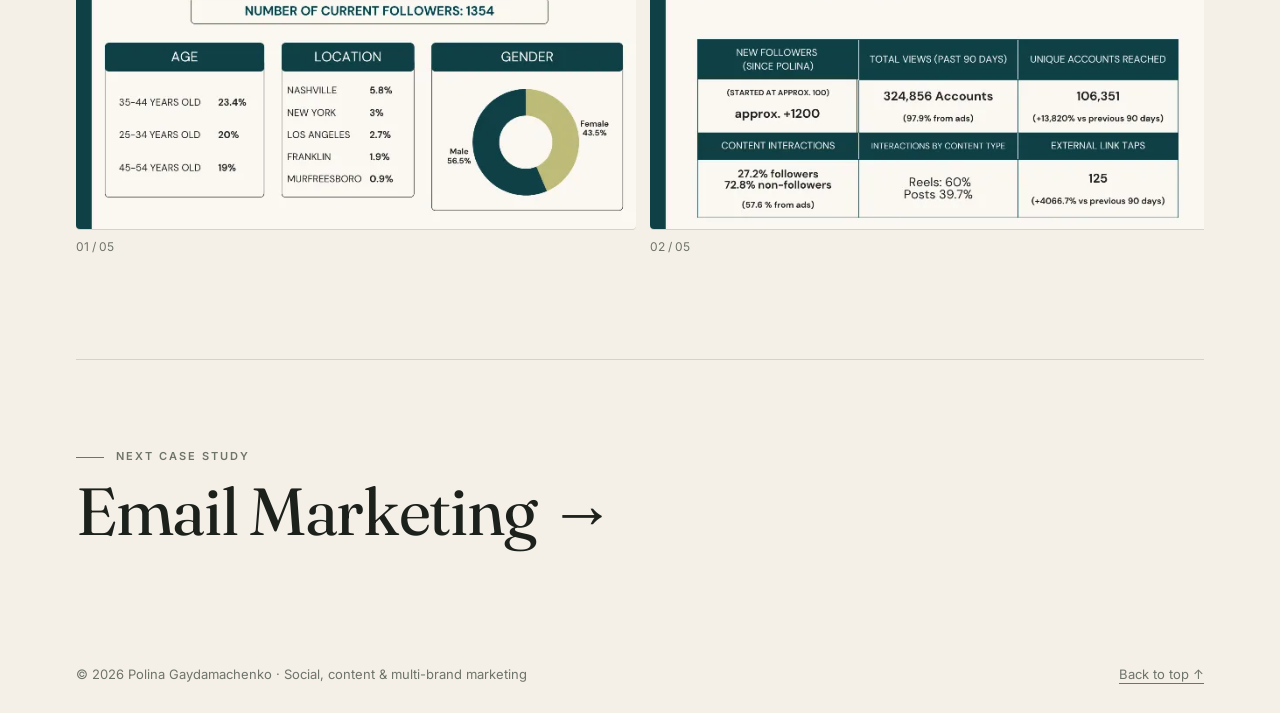
<file: analytics-reporting.html>
<!doctype html>
<html lang="en">
<head>
<meta charset="utf-8">
<meta name="viewport" content="width=device-width, initial-scale=1">
<title>Analytics &amp; Reporting — Case Study | Polina Gaydamachenko</title>
<meta name="description" content="Analytics case study: Polina Gaydamachenko&#x27;s cross-channel analysis for Axe &amp; Kindle and Every Window using GA4, Google Search Console, Instagram Insights and Drip, with strategic recommendations.">
<meta name="author" content="Polina Gaydamachenko">
<link rel="canonical" href="https://polinayg.github.io/marketing-portfolio/analytics-reporting.html">
<meta property="og:type" content="website">
<meta property="og:site_name" content="Polina Gaydamachenko — Marketing Portfolio">
<meta property="og:title" content="Analytics &amp; Reporting — Case Study | Polina Gaydamachenko">
<meta property="og:description" content="Analytics case study: Polina Gaydamachenko&#x27;s cross-channel analysis for Axe &amp; Kindle and Every Window using GA4, Google Search Console, Instagram Insights and Drip, with strategic recommendations.">
<meta property="og:url" content="https://polinayg.github.io/marketing-portfolio/analytics-reporting.html">
<meta property="og:image" content="https://polinayg.github.io/marketing-portfolio/assets/img/og-cover.jpg?v=2026-10-29-manager">
<meta property="og:image:type" content="image/jpeg">
<meta property="og:image:width" content="1200">
<meta property="og:image:height" content="630">
<meta property="og:image:alt" content="Polina Gaydamachenko, Multi-Brand Marketing Manager. Integrated strategy, creative execution, paid ads, websites, email and analytics. Campaign examples from Axe &amp; Kindle, NxtDib and Every Window.">
<meta name="twitter:card" content="summary_large_image">
<meta name="twitter:image" content="https://polinayg.github.io/marketing-portfolio/assets/img/og-cover.jpg?v=2026-10-29-manager">
<meta name="twitter:image:alt" content="Polina Gaydamachenko, Multi-Brand Marketing Manager. Integrated strategy, creative execution, paid ads, websites, email and analytics.">
<meta name="theme-color" content="#f4f0e8">
<link rel="icon" href="assets/img/favicon.svg" type="image/svg+xml">
<link rel="preconnect" href="https://fonts.googleapis.com">
<link rel="preconnect" href="https://fonts.gstatic.com" crossorigin>
<link href="https://fonts.googleapis.com/css2?family=Fraunces:ital,opsz,wght@0,9..144,300..500;1,9..144,300..500&family=Inter:wght@400;500;600&display=swap" rel="stylesheet">
<link rel="stylesheet" href="assets/css/site.css?v=2026-10-29">
</head>
<body>
<a class="skip" href="#main">Skip to content</a>
<header class="site-head"><div class="wrap">
<a class="brand" href="index.html" aria-label="Polina Gaydamachenko — home"><b>Polina Gaydamachenko</b><i aria-hidden="true">✳</i></a>
<button class="menu-btn" aria-expanded="false" aria-controls="nav">Menu</button>
<nav class="nav" id="nav" aria-label="Primary"><a href="index.html#work" aria-current="page">Selected Work</a><a href="gallery.html">Gallery</a><a href="index.html#analytics">Analytics</a><a href="index.html#about">About</a><a class="cta" href="index.html#contact">Contact</a></nav>
</div></header>
<main id="main">
<section class="cs-hero" style="--b-bg:#1f2e24;--b-ink:#eef0e4;--b-accent:#d9e58e;--accent:#4d6b22" id="top"><div class="wrap">
<p class="crumbs"><a href="index.html#work">← Selected work</a> &nbsp;/&nbsp; Analytics &amp; Reporting</p>
<div class="cs-hero-grid"><div>
<div class="eyebrow">Capability · GA4 · Search Console · Social</div>
<h1>Turning four data sources into <em>one story.</em></h1>
<p class="lede">I built a 32-slide analytics review for Axe &amp; Kindle and Every Window — GA4, Google Search Console, Instagram Insights and Drip — and turned it into channel priorities for 2025.</p>
<p><a class="btn ghost" style="color:var(--b-ink);border-color:var(--line);margin-top:10px" href="#work-analytics-reporting">Jump to the work ↓</a></p>
</div><div class="stack cs-stack wide-stack"><img src="assets/img/analytics/deck-03-sm.webp" srcset="assets/img/analytics/deck-03-sm.webp 640w, assets/img/analytics/deck-03.webp 1600w" sizes="(max-width:900px) 30vw, 200px" width="640" height="360" alt="Analytics slide: Axe &amp; Kindle social media performance" fetchpriority="high" decoding="async"><img src="assets/img/analytics/deck-15-sm.webp" srcset="assets/img/analytics/deck-15-sm.webp 640w, assets/img/analytics/deck-15.webp 1600w" sizes="(max-width:900px) 30vw, 200px" width="640" height="360" alt="Analytics slide: engagement rate trends by channel" fetchpriority="high" decoding="async"><img src="assets/img/analytics/deck-17-sm.webp" srcset="assets/img/analytics/deck-17-sm.webp 640w, assets/img/analytics/deck-17.webp 1600w" sizes="(max-width:900px) 30vw, 200px" width="640" height="360" alt="Analytics slide: strategic recommendations for 2025" fetchpriority="high" decoding="async"></div></div>
<dl class="facts"><div><dt>Role</dt><dd>Analyst &amp; author</dd></div><div><dt>Sources</dt><dd>GA4 · Search Console · Instagram Insights · Drip</dd></div><div><dt>Deliverable</dt><dd>32-slide deck + roadmap docs</dd></div><div><dt>Date</dt><dd>March–April 2025</dd></div></dl>
</div></section>
<nav class="cs-nav" aria-label="Case study sections"><ol><li><a href="#challenge">Challenge</a></li><li><a href="#strategy">Strategy</a></li><li><a href="#role">My Role</a></li><li><a href="#execution">Execution</a></li><li><a href="#results">Results</a></li><li><a href="#takeaways">Key Takeaways</a></li><li><a href="#work-analytics-reporting">The Work</a></li></ol></nav>
<div class="wrap" style="--accent:#4d6b22">
<section class="chapter" id="challenge"><header><div class="eyebrow">Challenge</div><h2>Lots of data, <em>no single picture.</em></h2></header><div class="body"><p>Traffic, social, search and email data for Axe &amp; Kindle and Every Window lived in different tools. Leadership needed one view of what had changed since 2022, which channels were pulling their weight, and where to focus next.</p></div></section><section class="chapter" id="strategy"><header><div class="eyebrow">Strategy</div><h2>Same framework for <em>both brands.</em></h2></header><div class="body"><ul>
<li><strong>One structure, two brands:</strong> audience → social performance → GA4 acquisition → organic search → Search Console → email → engagement → channel efficiency → recommendations.</li>
<li><strong>Quality over volume:</strong> look at engagement rate and revenue per channel, not just sessions.</li>
<li><strong>Call out measurement gaps:</strong> explain what GA4 can misattribute (untagged ads, dark social) so decisions aren't built on bad data.</li>
</ul></div></section><section class="chapter" id="role"><header><div class="eyebrow">My Role</div><h2>Pulled it, analyzed it, <em>presented it.</em></h2></header><div class="body"><ul><li>Pulled and reconciled data from GA4, Google Search Console, Instagram Insights and Drip for 2022–2025.</li>
<li>Designed the 32-slide presentation in Canva and wrote every takeaway.</li>
<li>Wrote supporting strategy documents, including a quarter-by-quarter roadmap.</li></ul></div></section><section class="chapter" id="execution"><header><div class="eyebrow">Execution</div><h2>Findings that <em>drive decisions.</em></h2></header><div class="body"><ul>
<li><strong>Engagement quality rose across channels:</strong> for Axe &amp; Kindle, organic engagement rate went from 20.8% to 47.2% and paid from 10.9% to 69.8% between 2022 and 2025.</li>
<li><strong>Channel roles became clear:</strong> organic search was the most efficient long-term channel, paid search a high-volume driver needing tighter ROI tracking, and email small but with best-in-class engagement.</li>
<li><strong>Social views were ad-assisted:</strong> Instagram Insights showed most recent views came from ads (79% for Axe &amp; Kindle, 98% for Every Window) — an honest read on what organic content was and wasn't doing.</li>
</ul></div></section><section class="chapter" id="results"><header><div class="eyebrow">Results</div><h2>What the review <em>showed.</em></h2></header><div class="body"><div class="metric-grid"><div><b>~13,000</b><span>Axe &amp; Kindle Instagram followers gained (ad-assisted)</span></div><div><b>~1,200</b><span>Every Window followers gained (ad-assisted)</span></div><div><b>123,607</b><span>A&amp;K accounts reached, 90 days (+15.6%)</span></div><div><b>106,351</b><span>EW accounts reached, 90 days</span></div></div>
<p>Follower counts are approximate gains since I started managing each account, as reported in the deck; The deck attributes most views in that window to paid ads, so I present them as ad-assisted growth rather than organic. Company revenue figures from GA4 are part of the original analysis but are intentionally left off this public page.</p>
<p class="small">Source: my “AK &amp; EW Analytics Presentation, 2022–Present” (Canva), using GA4, Google Search Console, Instagram Insights and Drip data; prepared March–April 2025.</p></div></section><section class="chapter" id="takeaways"><header><div class="eyebrow">Key Takeaways</div><h2>What I <em>recommended.</em></h2></header><div class="body"><ol class="takeaways">
<li>Rebuild organic search: target top 2023 keywords, fix technical SEO, and strengthen category and product pages.</li>
<li>Scale email: grow the list, segment it, and add automations (welcome, cart and browse abandonment, win-back).</li>
<li>Measure paid search ROI: audit ROAS, trim low performers, shift to branded and bottom-funnel audiences.</li>
<li>Improve conversion paths: scroll-depth tracking, clearer CTAs, and user testing on key pages.</li>
</ol></div></section>
</div>
<section class="work" id="work-analytics-reporting" style="--accent:#4d6b22"><div class="wrap">
<div class="eyebrow">The Work</div><h2>See the <em>creative.</em></h2>
<p class="lede" style="margin-top:18px">Tap any slide to view it full size. Use arrow keys or swipe to move through a carousel.</p>
<section class="set" data-carousel aria-labelledby="analytics-reporting-0-t">
<div class="set-head"><div><div class="badges"><span class="badge orig">Original design</span><span class="badge">Presentation · 8 of 17 slides</span></div><h3 id="analytics-reporting-0-t">Axe &amp; Kindle review</h3><p>Audience, social performance, search, email, engagement trends, channel efficiency and recommendations. Revenue slides omitted.</p></div><div class="car-ctrl"><button type="button" data-dir="-1" aria-label="Scroll back">←</button><button type="button" data-dir="1" aria-label="Scroll forward">→</button></div></div>
<div class="track wide" style="--ar:16/9" tabindex="0" aria-label="Axe &amp; Kindle review slides"><figure class="slide"><button type="button" data-lb data-group="analytics-reporting-0" data-full="assets/img/analytics/deck-01.webp" data-caption="Analytics &amp; Reporting — Axe &amp; Kindle review (1/8)" aria-label="Open larger: Title slide: Axe &amp; Kindle + Every Window Analytics, 2022–Present"><img src="assets/img/analytics/deck-01-sm.webp" srcset="assets/img/analytics/deck-01-sm.webp 640w, assets/img/analytics/deck-01.webp 1600w" sizes="(max-width:760px) 62vw, 300px" width="640" height="360" alt="Title slide: Axe &amp; Kindle + Every Window Analytics, 2022–Present" loading="lazy" decoding="async"></button><figcaption>01 / 08</figcaption></figure><figure class="slide"><button type="button" data-lb data-group="analytics-reporting-0" data-full="assets/img/analytics/deck-02.webp" data-caption="Analytics &amp; Reporting — Axe &amp; Kindle review (2/8)" aria-label="Open larger: Axe &amp; Kindle social media audience: age, location and gender breakdown"><img src="assets/img/analytics/deck-02-sm.webp" srcset="assets/img/analytics/deck-02-sm.webp 640w, assets/img/analytics/deck-02.webp 1600w" sizes="(max-width:760px) 62vw, 300px" width="640" height="360" alt="Axe &amp; Kindle social media audience: age, location and gender breakdown" loading="lazy" decoding="async"></button><figcaption>02 / 08</figcaption></figure><figure class="slide"><button type="button" data-lb data-group="analytics-reporting-0" data-full="assets/img/analytics/deck-03.webp" data-caption="Analytics &amp; Reporting — Axe &amp; Kindle review (3/8)" aria-label="Open larger: Axe &amp; Kindle social media performance: new followers, views, accounts reached and interactions"><img src="assets/img/analytics/deck-03-sm.webp" srcset="assets/img/analytics/deck-03-sm.webp 640w, assets/img/analytics/deck-03.webp 1600w" sizes="(max-width:760px) 62vw, 300px" width="640" height="360" alt="Axe &amp; Kindle social media performance: new followers, views, accounts reached and interactions" loading="lazy" decoding="async"></button><figcaption>03 / 08</figcaption></figure><figure class="slide"><button type="button" data-lb data-group="analytics-reporting-0" data-full="assets/img/analytics/deck-13.webp" data-caption="Analytics &amp; Reporting — Axe &amp; Kindle review (4/8)" aria-label="Open larger: Google Search Console performance charts for Axe &amp; Kindle"><img src="assets/img/analytics/deck-13-sm.webp" srcset="assets/img/analytics/deck-13-sm.webp 640w, assets/img/analytics/deck-13.webp 1600w" sizes="(max-width:760px) 62vw, 300px" width="640" height="360" alt="Google Search Console performance charts for Axe &amp; Kindle" loading="lazy" decoding="async"></button><figcaption>04 / 08</figcaption></figure><figure class="slide"><button type="button" data-lb data-group="analytics-reporting-0" data-full="assets/img/analytics/deck-14.webp" data-caption="Analytics &amp; Reporting — Axe &amp; Kindle review (5/8)" aria-label="Open larger: Email analytics: sends, open rate, click rate, unsubscribes and bounces by year"><img src="assets/img/analytics/deck-14-sm.webp" srcset="assets/img/analytics/deck-14-sm.webp 640w, assets/img/analytics/deck-14.webp 1600w" sizes="(max-width:760px) 62vw, 300px" width="640" height="360" alt="Email analytics: sends, open rate, click rate, unsubscribes and bounces by year" loading="lazy" decoding="async"></button><figcaption>05 / 08</figcaption></figure><figure class="slide"><button type="button" data-lb data-group="analytics-reporting-0" data-full="assets/img/analytics/deck-15.webp" data-caption="Analytics &amp; Reporting — Axe &amp; Kindle review (6/8)" aria-label="Open larger: Engagement rate trends by channel, 2022–2025"><img src="assets/img/analytics/deck-15-sm.webp" srcset="assets/img/analytics/deck-15-sm.webp 640w, assets/img/analytics/deck-15.webp 1600w" sizes="(max-width:760px) 62vw, 300px" width="640" height="360" alt="Engagement rate trends by channel, 2022–2025" loading="lazy" decoding="async"></button><figcaption>06 / 08</figcaption></figure><figure class="slide"><button type="button" data-lb data-group="analytics-reporting-0" data-full="assets/img/analytics/deck-16.webp" data-caption="Analytics &amp; Reporting — Axe &amp; Kindle review (7/8)" aria-label="Open larger: Channel efficiency takeaways"><img src="assets/img/analytics/deck-16-sm.webp" srcset="assets/img/analytics/deck-16-sm.webp 640w, assets/img/analytics/deck-16.webp 1600w" sizes="(max-width:760px) 62vw, 300px" width="640" height="360" alt="Channel efficiency takeaways" loading="lazy" decoding="async"></button><figcaption>07 / 08</figcaption></figure><figure class="slide"><button type="button" data-lb data-group="analytics-reporting-0" data-full="assets/img/analytics/deck-17.webp" data-caption="Analytics &amp; Reporting — Axe &amp; Kindle review (8/8)" aria-label="Open larger: Strategic recommendations for 2025"><img src="assets/img/analytics/deck-17-sm.webp" srcset="assets/img/analytics/deck-17-sm.webp 640w, assets/img/analytics/deck-17.webp 1600w" sizes="(max-width:760px) 62vw, 300px" width="640" height="360" alt="Strategic recommendations for 2025" loading="lazy" decoding="async"></button><figcaption>08 / 08</figcaption></figure></div>
</section><section class="set" data-carousel aria-labelledby="analytics-reporting-1-t">
<div class="set-head"><div><div class="badges"><span class="badge orig">Original design</span><span class="badge">Presentation · 5 of 15 slides</span></div><h3 id="analytics-reporting-1-t">Every Window review</h3><p>The same framework applied to Every Window, ending in a detailed 2025 roadmap. Revenue slides omitted.</p></div><div class="car-ctrl"><button type="button" data-dir="-1" aria-label="Scroll back">←</button><button type="button" data-dir="1" aria-label="Scroll forward">→</button></div></div>
<div class="track wide" style="--ar:16/9" tabindex="0" aria-label="Every Window review slides"><figure class="slide"><button type="button" data-lb data-group="analytics-reporting-1" data-full="assets/img/analytics/deck-18.webp" data-caption="Analytics &amp; Reporting — Every Window review (1/5)" aria-label="Open larger: Every Window social media audience: age, location and gender"><img src="assets/img/analytics/deck-18-sm.webp" srcset="assets/img/analytics/deck-18-sm.webp 640w, assets/img/analytics/deck-18.webp 1600w" sizes="(max-width:760px) 62vw, 300px" width="640" height="360" alt="Every Window social media audience: age, location and gender" loading="lazy" decoding="async"></button><figcaption>01 / 05</figcaption></figure><figure class="slide"><button type="button" data-lb data-group="analytics-reporting-1" data-full="assets/img/analytics/deck-19.webp" data-caption="Analytics &amp; Reporting — Every Window review (2/5)" aria-label="Open larger: Every Window social media performance since I started managing the account"><img src="assets/img/analytics/deck-19-sm.webp" srcset="assets/img/analytics/deck-19-sm.webp 640w, assets/img/analytics/deck-19.webp 1600w" sizes="(max-width:760px) 62vw, 300px" width="640" height="360" alt="Every Window social media performance since I started managing the account" loading="lazy" decoding="async"></button><figcaption>02 / 05</figcaption></figure><figure class="slide"><button type="button" data-lb data-group="analytics-reporting-1" data-full="assets/img/analytics/deck-30.webp" data-caption="Analytics &amp; Reporting — Every Window review (3/5)" aria-label="Open larger: Every Window engagement rate trends by channel"><img src="assets/img/analytics/deck-30-sm.webp" srcset="assets/img/analytics/deck-30-sm.webp 640w, assets/img/analytics/deck-30.webp 1600w" sizes="(max-width:760px) 62vw, 300px" width="640" height="360" alt="Every Window engagement rate trends by channel" loading="lazy" decoding="async"></button><figcaption>03 / 05</figcaption></figure><figure class="slide"><button type="button" data-lb data-group="analytics-reporting-1" data-full="assets/img/analytics/deck-31.webp" data-caption="Analytics &amp; Reporting — Every Window review (4/5)" aria-label="Open larger: Every Window channel efficiency takeaways"><img src="assets/img/analytics/deck-31-sm.webp" srcset="assets/img/analytics/deck-31-sm.webp 640w, assets/img/analytics/deck-31.webp 1600w" sizes="(max-width:760px) 62vw, 300px" width="640" height="360" alt="Every Window channel efficiency takeaways" loading="lazy" decoding="async"></button><figcaption>04 / 05</figcaption></figure><figure class="slide"><button type="button" data-lb data-group="analytics-reporting-1" data-full="assets/img/analytics/deck-32.webp" data-caption="Analytics &amp; Reporting — Every Window review (5/5)" aria-label="Open larger: Every Window strategic recommendations for 2025: organic, paid, email and conversion paths"><img src="assets/img/analytics/deck-32-sm.webp" srcset="assets/img/analytics/deck-32-sm.webp 640w, assets/img/analytics/deck-32.webp 1600w" sizes="(max-width:760px) 62vw, 300px" width="640" height="360" alt="Every Window strategic recommendations for 2025: organic, paid, email and conversion paths" loading="lazy" decoding="async"></button><figcaption>05 / 05</figcaption></figure></div>
</section>

</div></section>
<div class="wrap"><a class="next-proj" href="email-marketing.html"><div class="eyebrow">Next case study</div><h2>Email Marketing <span aria-hidden="true">→</span></h2></a></div>
</main>
<footer class="site-foot"><div class="wrap">
<span>© 2026 Polina Gaydamachenko · Social, content &amp; multi-brand marketing</span>
<a href="#top">Back to top ↑</a></div></footer>
<dialog class="lb" id="lightbox" aria-label="Image viewer">
<div class="lb-inner">
<div class="lb-top"><span class="lb-count" aria-live="polite"></span><button class="close" type="button">Close ✕</button></div>
<div class="lb-stage"><img alt=""><button class="prev" type="button" aria-label="Previous image">←</button><button class="next" type="button" aria-label="Next image">→</button></div>
<p class="lb-cap"></p>
</div></dialog>
<script src="assets/js/site.js?v=2026-10-29" defer></script>
</body></html>
</file>
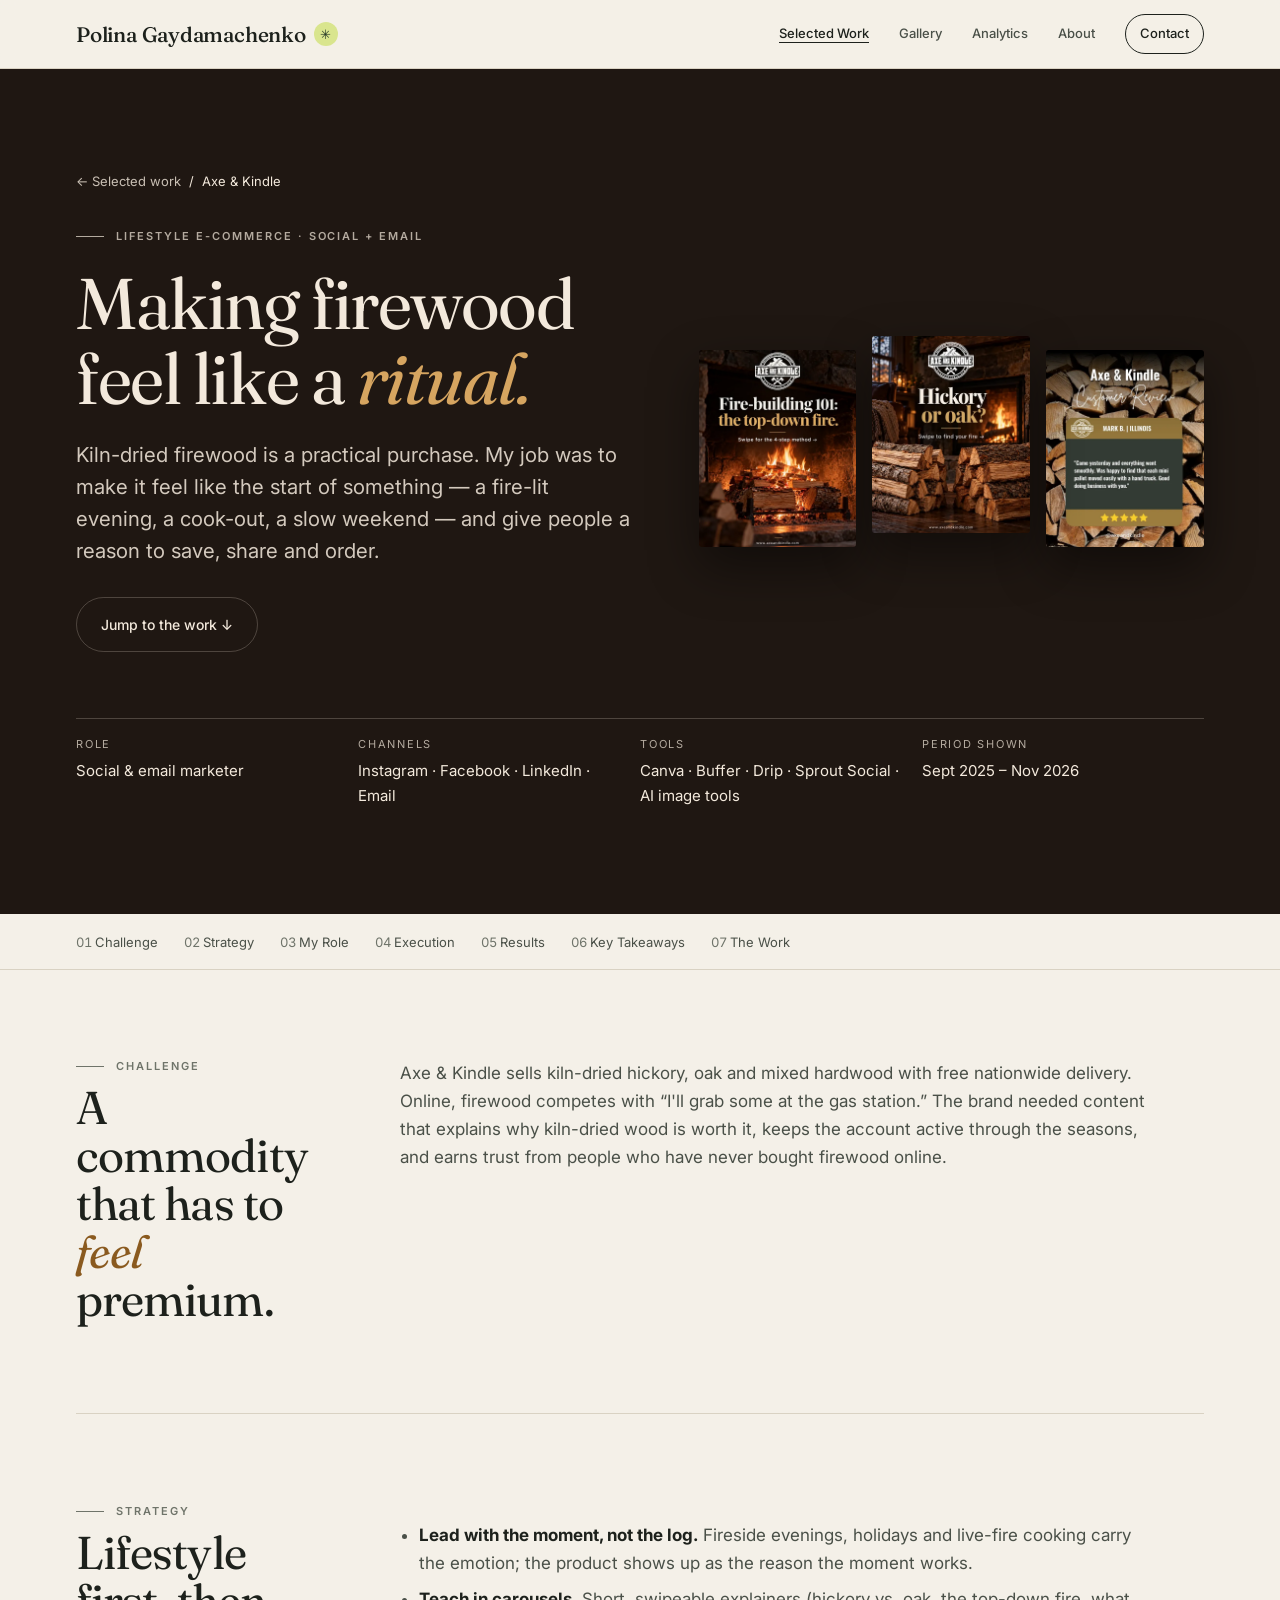
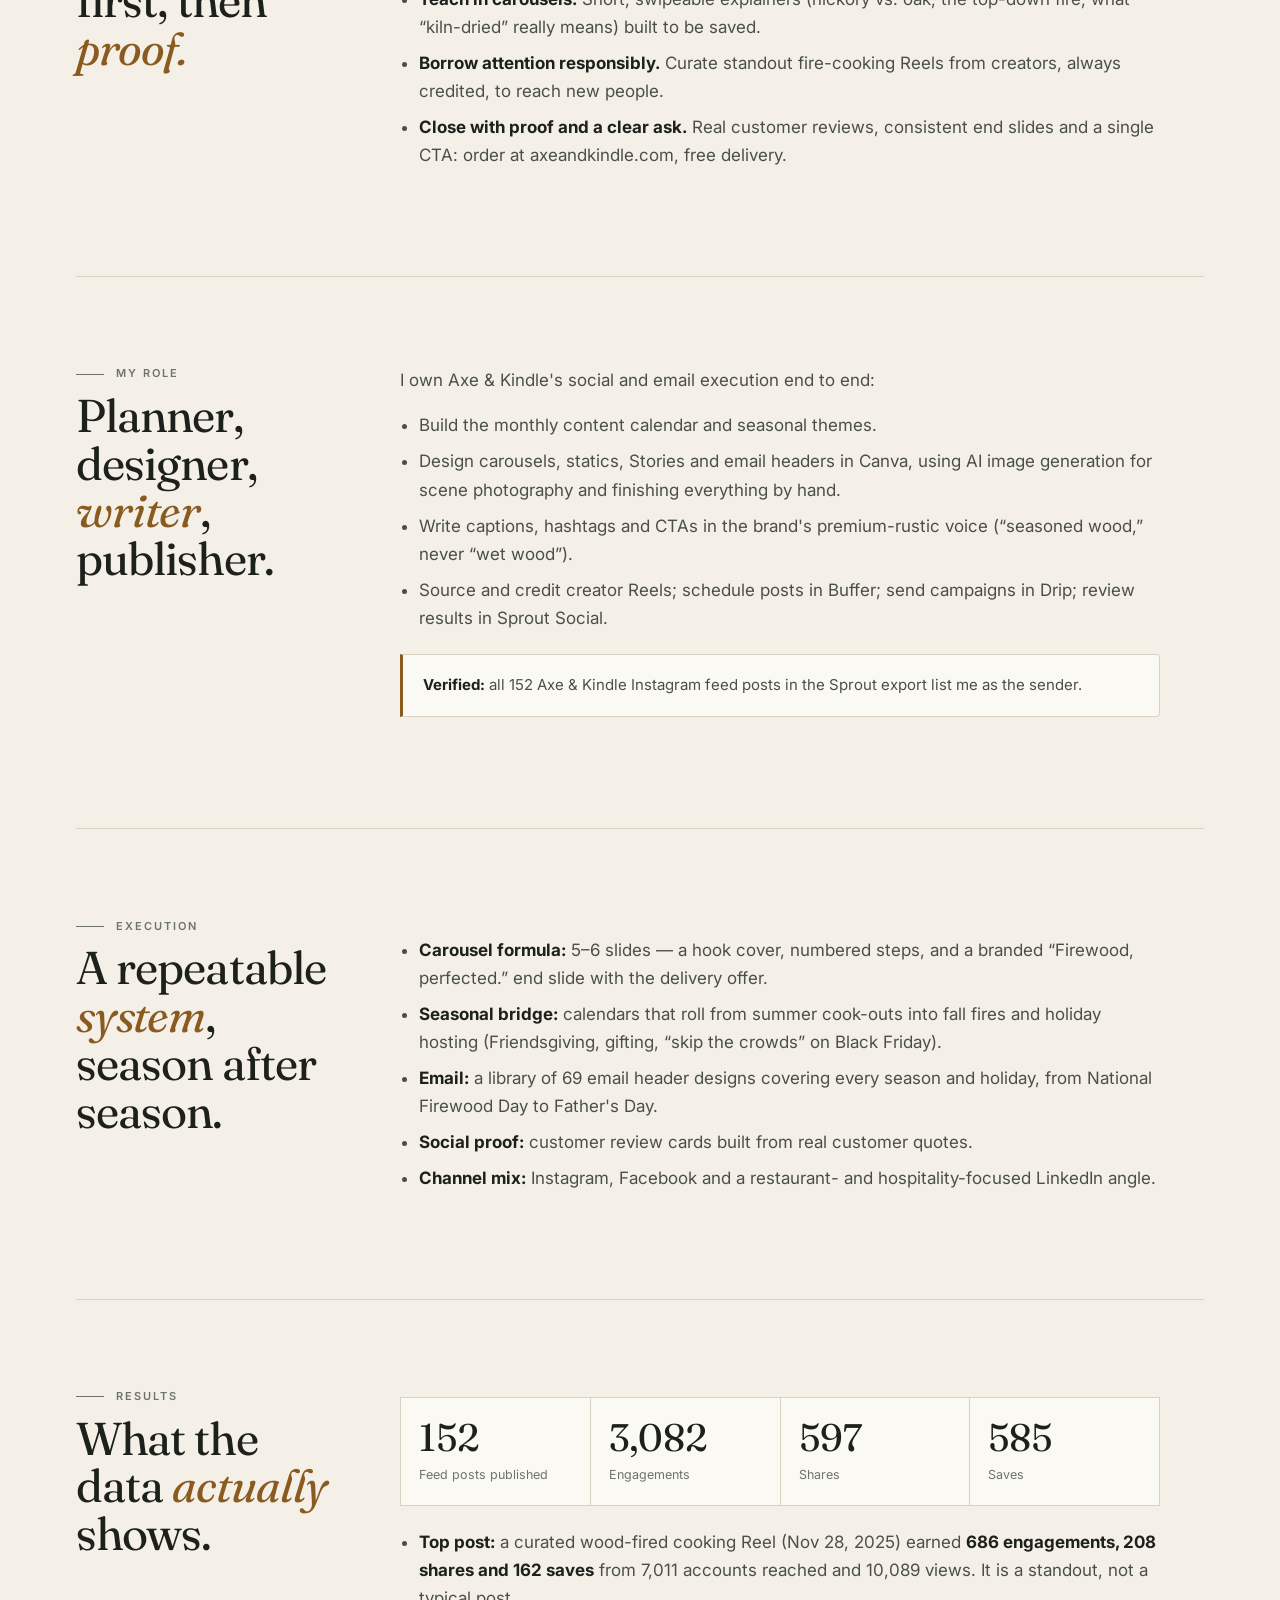
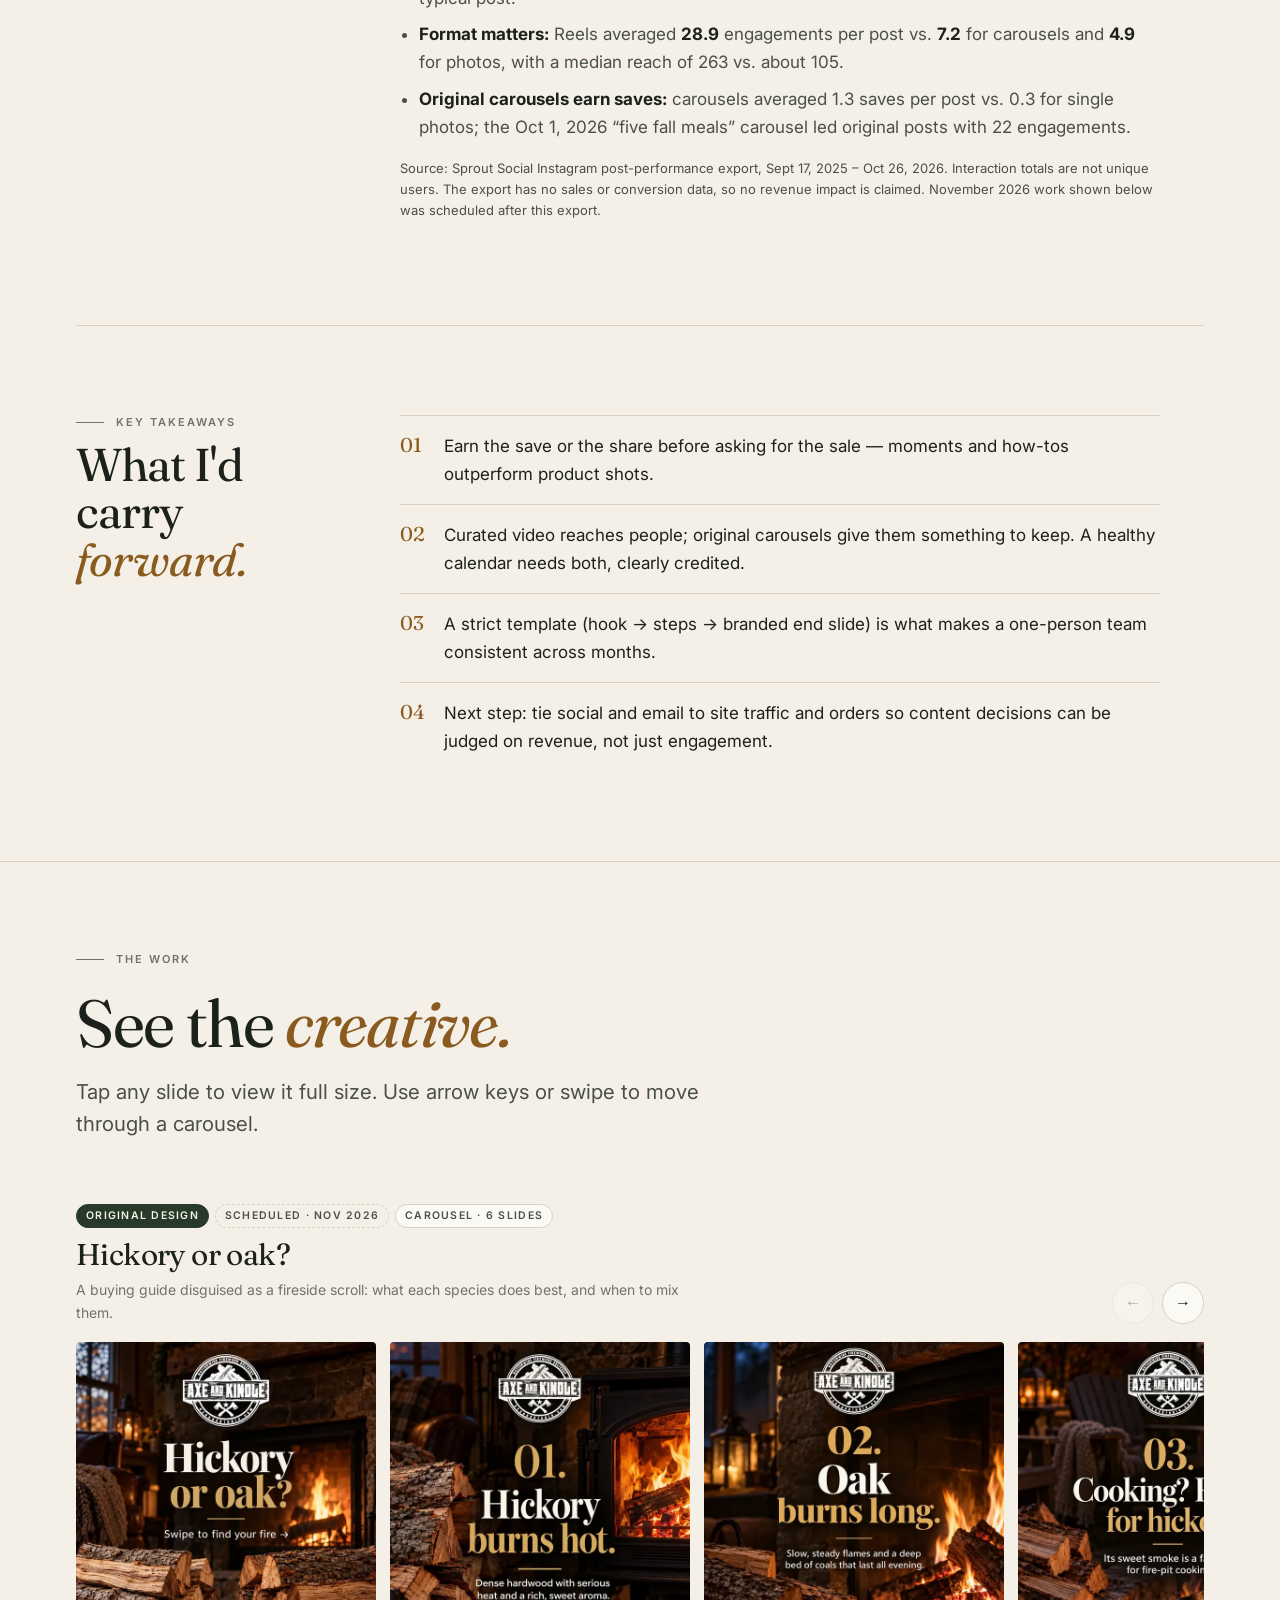
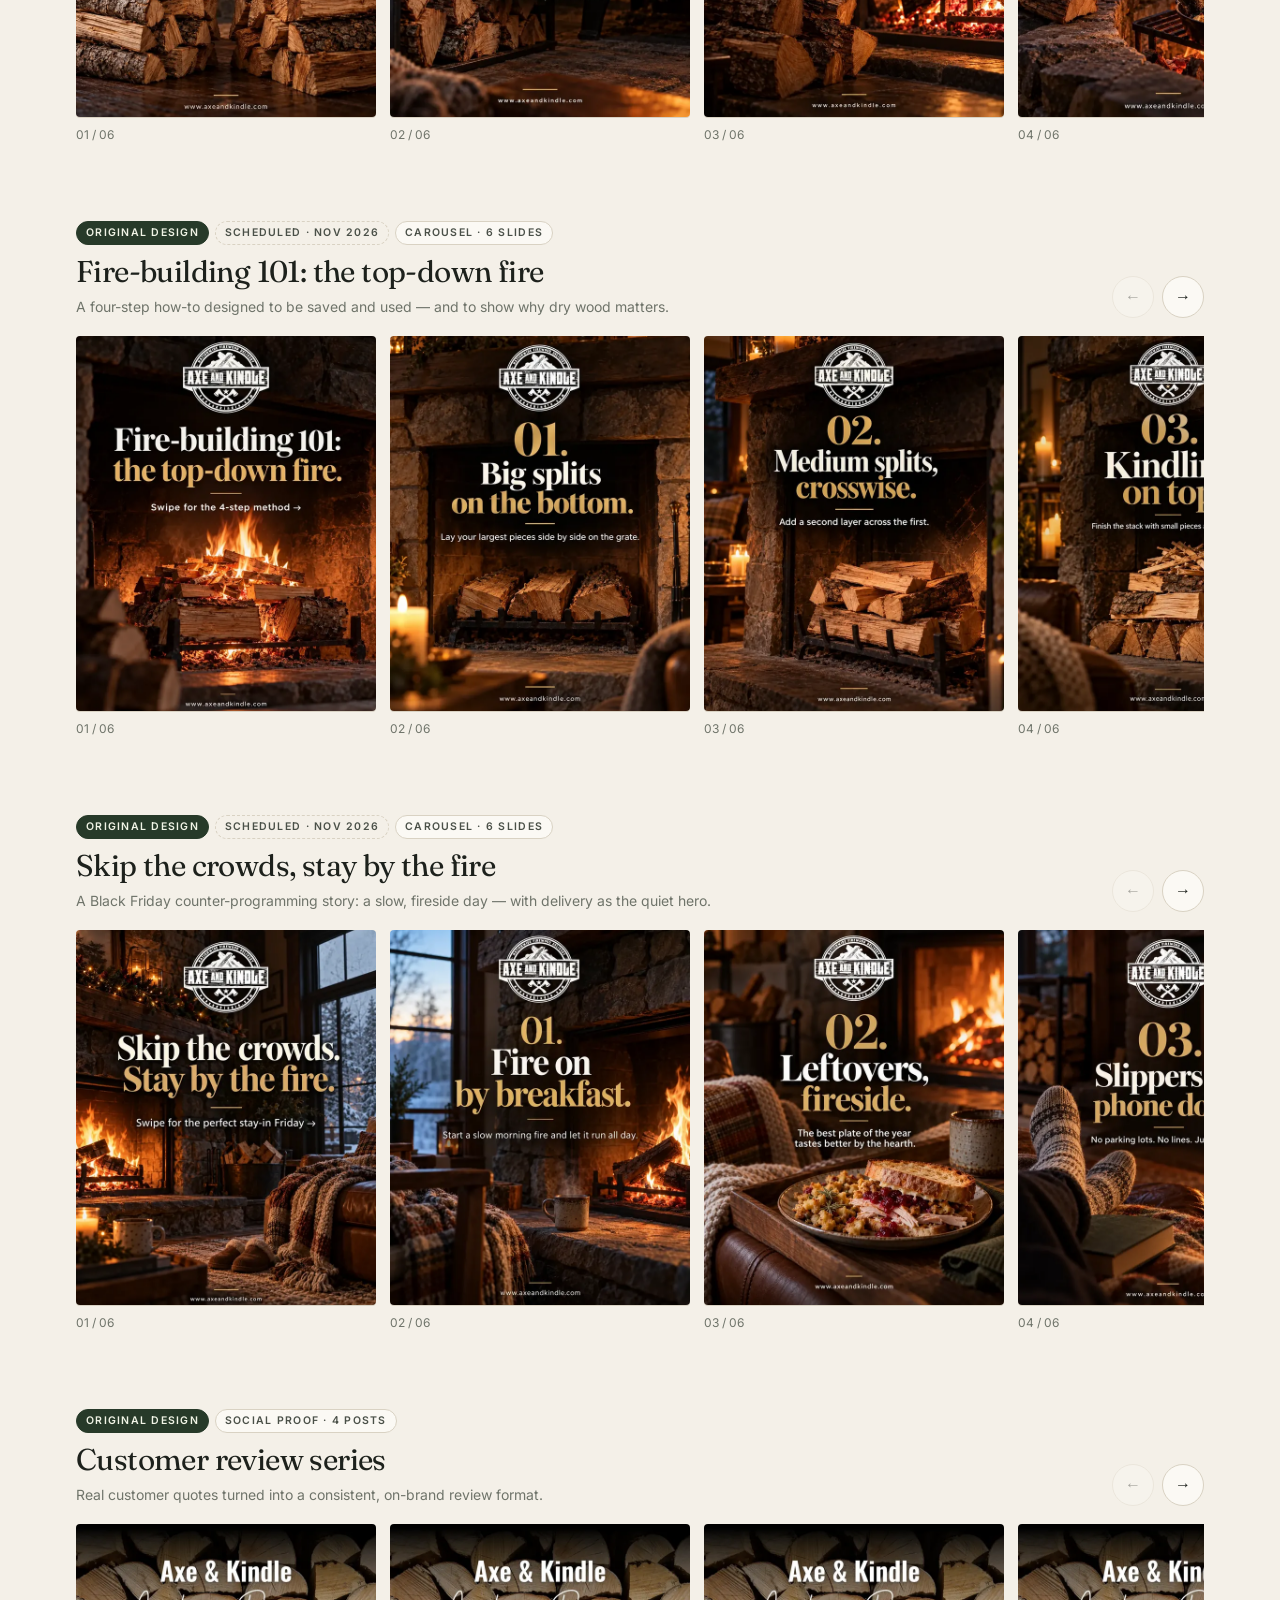
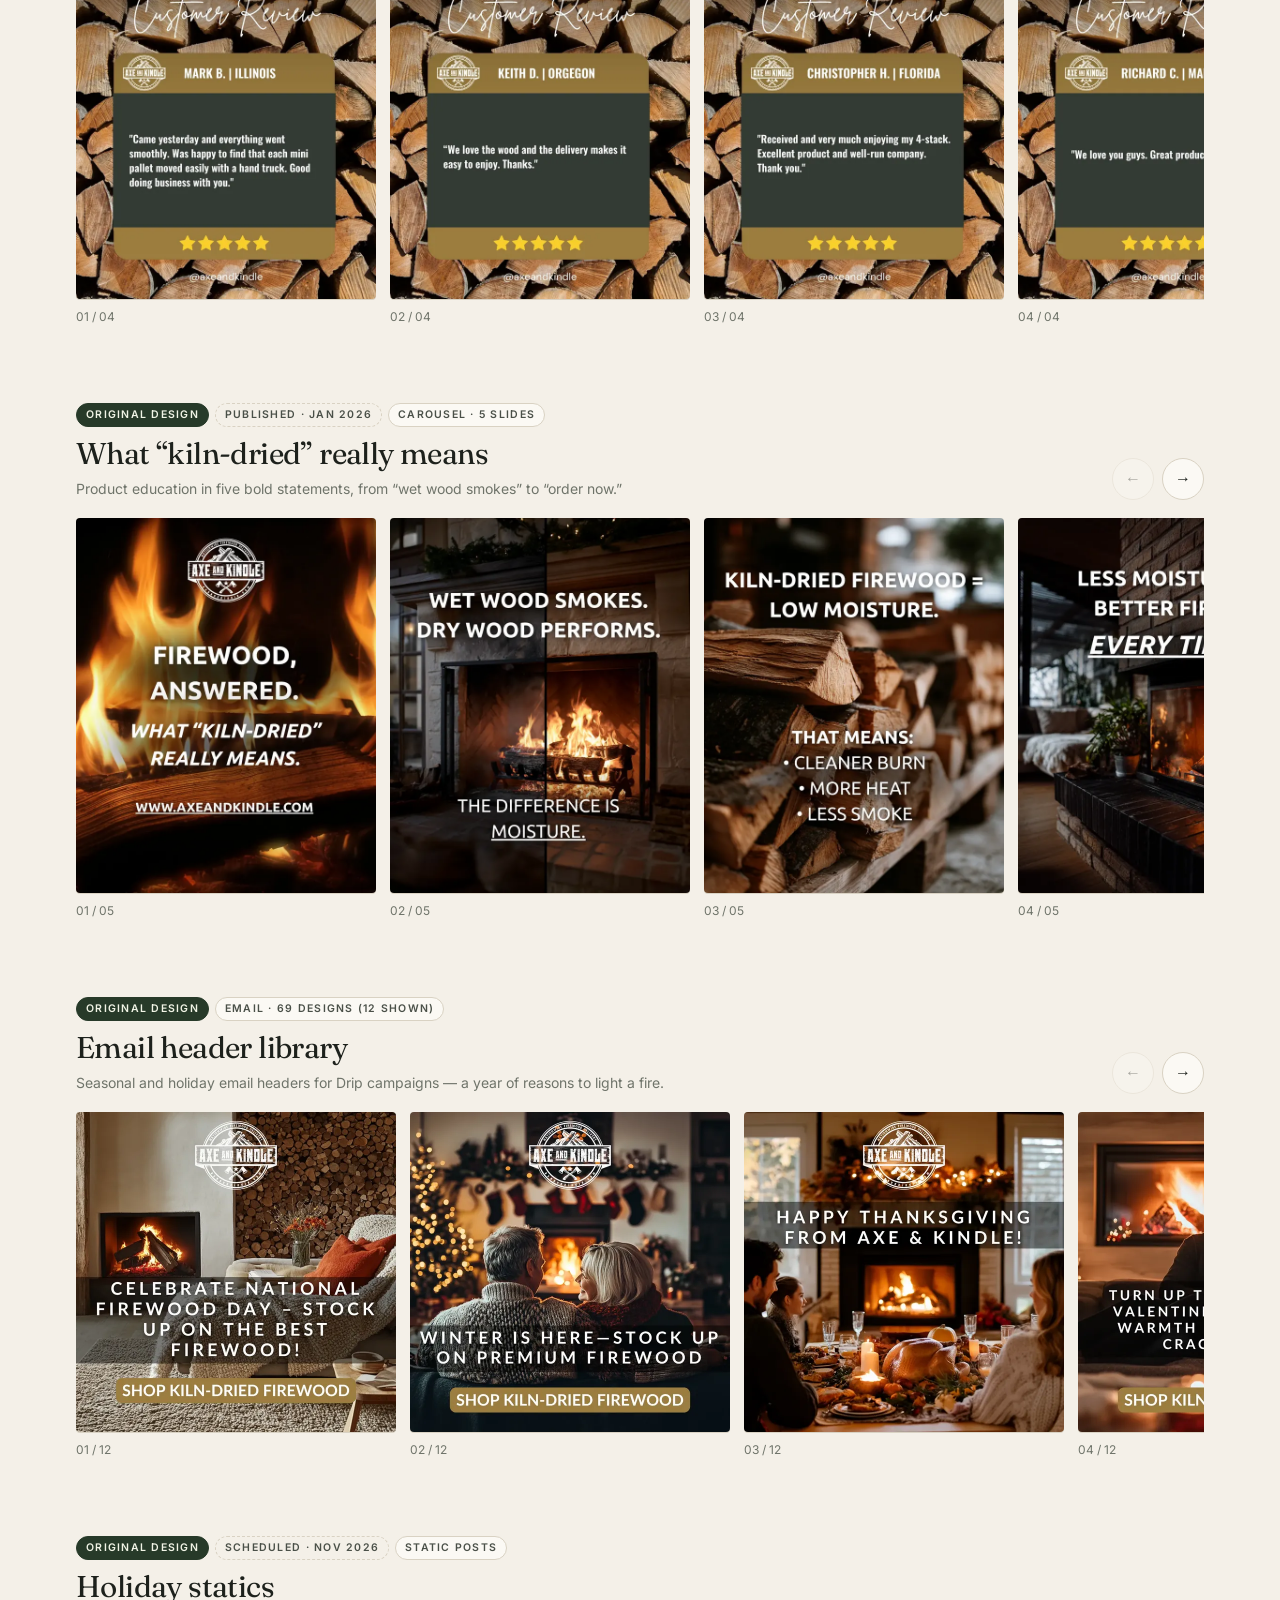
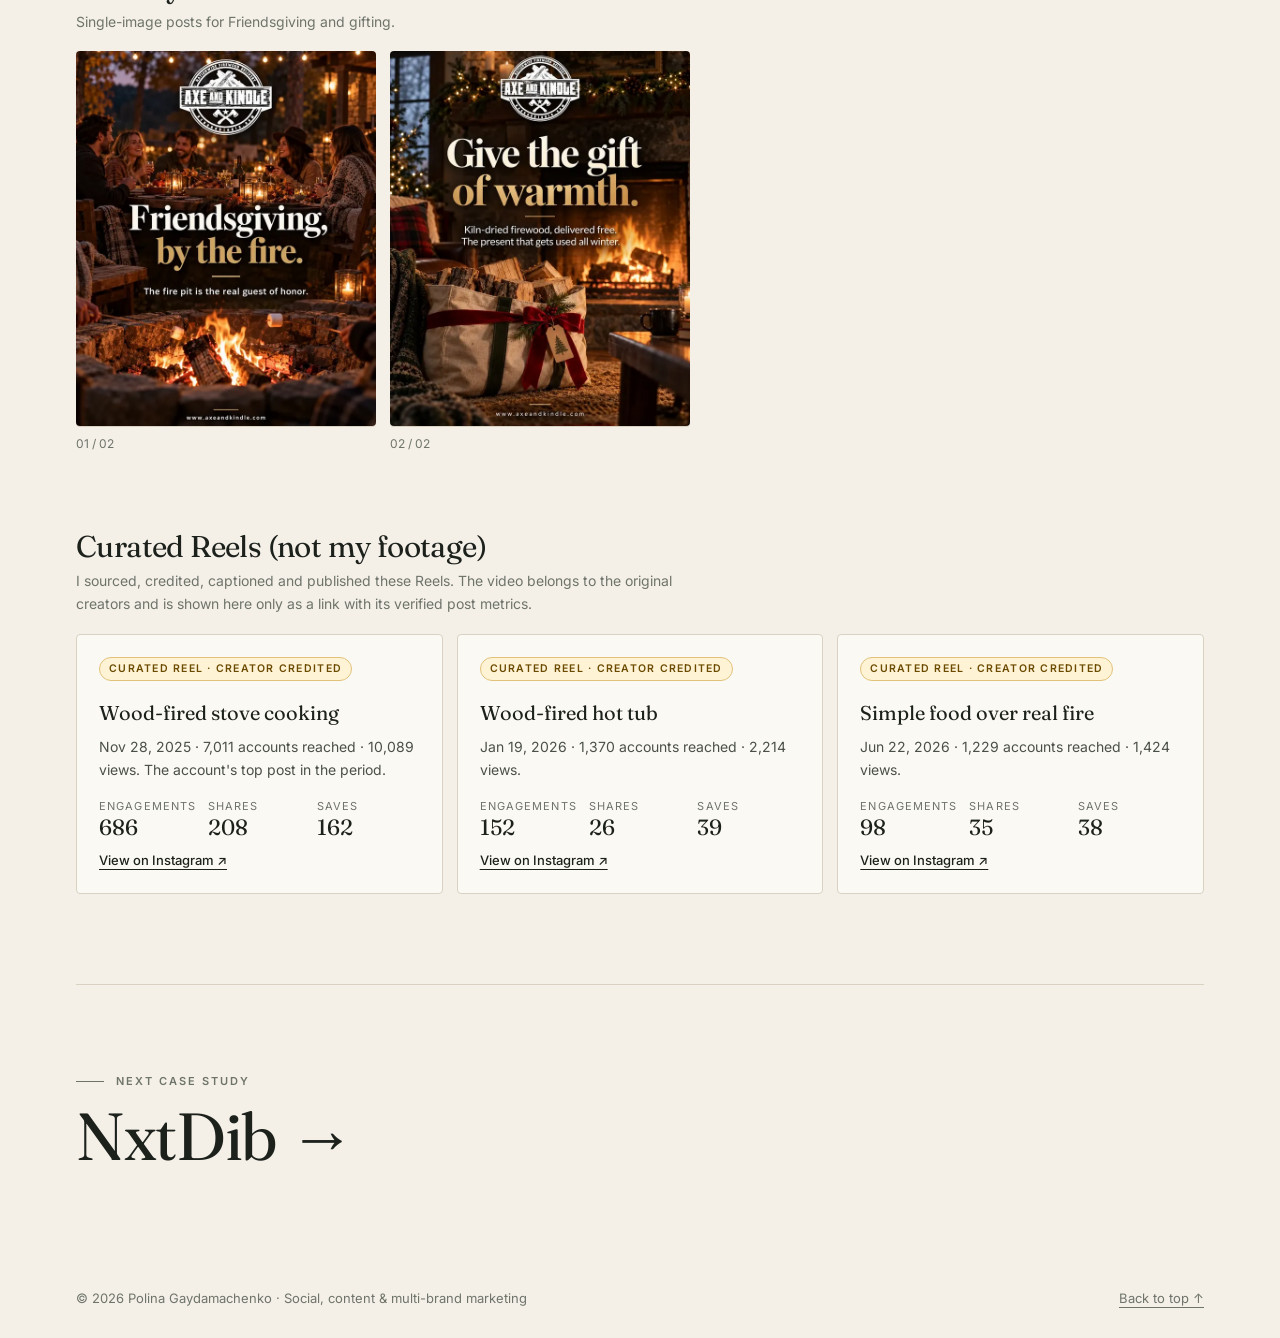
<file: axe-and-kindle.html>
<!doctype html>
<html lang="en">
<head>
<meta charset="utf-8">
<meta name="viewport" content="width=device-width, initial-scale=1">
<title>Axe &amp; Kindle — Case Study | Polina Gaydamachenko</title>
<meta name="description" content="Axe &amp; Kindle case study: social and email content that sells kiln-dried firewood through fireside lifestyle, education and social proof. Original Canva creative and verified Sprout Social results.">
<meta name="author" content="Polina Gaydamachenko">
<link rel="canonical" href="https://polinayg.github.io/marketing-portfolio/axe-and-kindle.html">
<meta property="og:type" content="website">
<meta property="og:site_name" content="Polina Gaydamachenko — Marketing Portfolio">
<meta property="og:title" content="Axe &amp; Kindle — Case Study | Polina Gaydamachenko">
<meta property="og:description" content="Axe &amp; Kindle case study: social and email content that sells kiln-dried firewood through fireside lifestyle, education and social proof. Original Canva creative and verified Sprout Social results.">
<meta property="og:url" content="https://polinayg.github.io/marketing-portfolio/axe-and-kindle.html">
<meta property="og:image" content="https://polinayg.github.io/marketing-portfolio/assets/img/og-cover.jpg?v=2026-10-29-manager">
<meta property="og:image:type" content="image/jpeg">
<meta property="og:image:width" content="1200">
<meta property="og:image:height" content="630">
<meta property="og:image:alt" content="Polina Gaydamachenko, Multi-Brand Marketing Manager. Integrated strategy, creative execution, paid ads, websites, email and analytics. Campaign examples from Axe &amp; Kindle, NxtDib and Every Window.">
<meta name="twitter:card" content="summary_large_image">
<meta name="twitter:image" content="https://polinayg.github.io/marketing-portfolio/assets/img/og-cover.jpg?v=2026-10-29-manager">
<meta name="twitter:image:alt" content="Polina Gaydamachenko, Multi-Brand Marketing Manager. Integrated strategy, creative execution, paid ads, websites, email and analytics.">
<meta name="theme-color" content="#f4f0e8">
<link rel="icon" href="assets/img/favicon.svg" type="image/svg+xml">
<link rel="preconnect" href="https://fonts.googleapis.com">
<link rel="preconnect" href="https://fonts.gstatic.com" crossorigin>
<link href="https://fonts.googleapis.com/css2?family=Fraunces:ital,opsz,wght@0,9..144,300..500;1,9..144,300..500&family=Inter:wght@400;500;600&display=swap" rel="stylesheet">
<link rel="stylesheet" href="assets/css/site.css?v=2026-10-29">
</head>
<body>
<a class="skip" href="#main">Skip to content</a>
<header class="site-head"><div class="wrap">
<a class="brand" href="index.html" aria-label="Polina Gaydamachenko — home"><b>Polina Gaydamachenko</b><i aria-hidden="true">✳</i></a>
<button class="menu-btn" aria-expanded="false" aria-controls="nav">Menu</button>
<nav class="nav" id="nav" aria-label="Primary"><a href="index.html#work" aria-current="page">Selected Work</a><a href="gallery.html">Gallery</a><a href="index.html#analytics">Analytics</a><a href="index.html#about">About</a><a class="cta" href="index.html#contact">Contact</a></nav>
</div></header>
<main id="main">
<section class="cs-hero" style="--b-bg:#1f1712;--b-ink:#f3e9dc;--b-accent:#d6a560;--accent:#8a5a1f" id="top"><div class="wrap">
<p class="crumbs"><a href="index.html#work">← Selected work</a> &nbsp;/&nbsp; Axe &amp; Kindle</p>
<div class="cs-hero-grid"><div>
<div class="eyebrow">Lifestyle e-commerce · Social + Email</div>
<h1>Making firewood feel like a <em>ritual.</em></h1>
<p class="lede">Kiln-dried firewood is a practical purchase. My job was to make it feel like the start of something — a fire-lit evening, a cook-out, a slow weekend — and give people a reason to save, share and order.</p>
<p><a class="btn ghost" style="color:var(--b-ink);border-color:var(--line);margin-top:10px" href="#work-axe-and-kindle">Jump to the work ↓</a></p>
</div><div class="stack cs-stack"><img src="assets/img/ak/top-down-fire-01-sm.webp" srcset="assets/img/ak/top-down-fire-01-sm.webp 640w, assets/img/ak/top-down-fire-01.webp 1092w" sizes="(max-width:900px) 30vw, 200px" width="640" height="844" alt="Axe &amp; Kindle “Fire-building 101: the top-down fire” carousel cover" fetchpriority="high" decoding="async"><img src="assets/img/ak/hickory-oak-01-sm.webp" srcset="assets/img/ak/hickory-oak-01-sm.webp 640w, assets/img/ak/hickory-oak-01.webp 1092w" sizes="(max-width:900px) 30vw, 200px" width="640" height="844" alt="Axe &amp; Kindle “Hickory or oak?” carousel cover" fetchpriority="high" decoding="async"><img src="assets/img/ak/reviews-01-sm.webp" srcset="assets/img/ak/reviews-01-sm.webp 640w, assets/img/ak/reviews-01.webp 1080w" sizes="(max-width:900px) 30vw, 200px" width="640" height="800" alt="Axe &amp; Kindle customer review graphic with five stars" fetchpriority="high" decoding="async"></div></div>
<dl class="facts"><div><dt>Role</dt><dd>Social &amp; email marketer</dd></div><div><dt>Channels</dt><dd>Instagram · Facebook · LinkedIn · Email</dd></div><div><dt>Tools</dt><dd>Canva · Buffer · Drip · Sprout Social · AI image tools</dd></div><div><dt>Period shown</dt><dd>Sept 2025 – Nov 2026</dd></div></dl>
</div></section>
<nav class="cs-nav" aria-label="Case study sections"><ol><li><a href="#challenge">Challenge</a></li><li><a href="#strategy">Strategy</a></li><li><a href="#role">My Role</a></li><li><a href="#execution">Execution</a></li><li><a href="#results">Results</a></li><li><a href="#takeaways">Key Takeaways</a></li><li><a href="#work-axe-and-kindle">The Work</a></li></ol></nav>
<div class="wrap" style="--accent:#8a5a1f">
<section class="chapter" id="challenge"><header><div class="eyebrow">Challenge</div><h2>A commodity that has to <em>feel</em> premium.</h2></header><div class="body"><p>Axe &amp; Kindle sells kiln-dried hickory, oak and mixed hardwood with free nationwide delivery. Online, firewood competes with “I'll grab some at the gas station.” The brand needed content that explains why kiln-dried wood is worth it, keeps the account active through the seasons, and earns trust from people who have never bought firewood online.</p></div></section><section class="chapter" id="strategy"><header><div class="eyebrow">Strategy</div><h2>Lifestyle first, then <em>proof.</em></h2></header><div class="body"><ul>
<li><strong>Lead with the moment, not the log.</strong> Fireside evenings, holidays and live-fire cooking carry the emotion; the product shows up as the reason the moment works.</li>
<li><strong>Teach in carousels.</strong> Short, swipeable explainers (hickory vs. oak, the top-down fire, what “kiln-dried” really means) built to be saved.</li>
<li><strong>Borrow attention responsibly.</strong> Curate standout fire-cooking Reels from creators, always credited, to reach new people.</li>
<li><strong>Close with proof and a clear ask.</strong> Real customer reviews, consistent end slides and a single CTA: order at axeandkindle.com, free delivery.</li>
</ul></div></section><section class="chapter" id="role"><header><div class="eyebrow">My Role</div><h2>Planner, designer, <em>writer</em>, publisher.</h2></header><div class="body"><p>I own Axe &amp; Kindle's social and email execution end to end:</p>
<ul><li>Build the monthly content calendar and seasonal themes.</li>
<li>Design carousels, statics, Stories and email headers in Canva, using AI image generation for scene photography and finishing everything by hand.</li>
<li>Write captions, hashtags and CTAs in the brand's premium-rustic voice (“seasoned wood,” never “wet wood”).</li>
<li>Source and credit creator Reels; schedule posts in Buffer; send campaigns in Drip; review results in Sprout Social.</li></ul>
<div class="callout"><b>Verified:</b> all 152 Axe &amp; Kindle Instagram feed posts in the Sprout export list me as the sender.</div></div></section><section class="chapter" id="execution"><header><div class="eyebrow">Execution</div><h2>A repeatable <em>system</em>, season after season.</h2></header><div class="body"><ul>
<li><strong>Carousel formula:</strong> 5–6 slides — a hook cover, numbered steps, and a branded “Firewood, perfected.” end slide with the delivery offer.</li>
<li><strong>Seasonal bridge:</strong> calendars that roll from summer cook-outs into fall fires and holiday hosting (Friendsgiving, gifting, “skip the crowds” on Black Friday).</li>
<li><strong>Email:</strong> a library of 69 email header designs covering every season and holiday, from National Firewood Day to Father's Day.</li>
<li><strong>Social proof:</strong> customer review cards built from real customer quotes.</li>
<li><strong>Channel mix:</strong> Instagram, Facebook and a restaurant- and hospitality-focused LinkedIn angle.</li></ul></div></section><section class="chapter" id="results"><header><div class="eyebrow">Results</div><h2>What the data <em>actually</em> shows.</h2></header><div class="body"><div class="metric-grid"><div><b>152</b><span>Feed posts published</span></div><div><b>3,082</b><span>Engagements</span></div><div><b>597</b><span>Shares</span></div><div><b>585</b><span>Saves</span></div></div>
<ul>
<li><strong>Top post:</strong> a curated wood-fired cooking Reel (Nov 28, 2025) earned <strong>686 engagements, 208 shares and 162 saves</strong> from 7,011 accounts reached and 10,089 views. It is a standout, not a typical post.</li>
<li><strong>Format matters:</strong> Reels averaged <strong>28.9</strong> engagements per post vs. <strong>7.2</strong> for carousels and <strong>4.9</strong> for photos, with a median reach of 263 vs. about 105.</li>
<li><strong>Original carousels earn saves:</strong> carousels averaged 1.3 saves per post vs. 0.3 for single photos; the Oct 1, 2026 “five fall meals” carousel led original posts with 22 engagements.</li>
</ul>
<p class="small">Source: Sprout Social Instagram post-performance export, Sept 17, 2025 – Oct 26, 2026. Interaction totals are not unique users. The export has no sales or conversion data, so no revenue impact is claimed. November 2026 work shown below was scheduled after this export.</p></div></section><section class="chapter" id="takeaways"><header><div class="eyebrow">Key Takeaways</div><h2>What I'd carry <em>forward.</em></h2></header><div class="body"><ol class="takeaways">
<li>Earn the save or the share before asking for the sale — moments and how-tos outperform product shots.</li>
<li>Curated video reaches people; original carousels give them something to keep. A healthy calendar needs both, clearly credited.</li>
<li>A strict template (hook → steps → branded end slide) is what makes a one-person team consistent across months.</li>
<li>Next step: tie social and email to site traffic and orders so content decisions can be judged on revenue, not just engagement.</li>
</ol></div></section>
</div>
<section class="work" id="work-axe-and-kindle" style="--accent:#8a5a1f"><div class="wrap">
<div class="eyebrow">The Work</div><h2>See the <em>creative.</em></h2>
<p class="lede" style="margin-top:18px">Tap any slide to view it full size. Use arrow keys or swipe to move through a carousel.</p>
<section class="set" data-carousel aria-labelledby="axe-and-kindle-0-t">
<div class="set-head"><div><div class="badges"><span class="badge orig">Original design</span><span class="badge sched">Scheduled · Nov 2026</span><span class="badge">Carousel · 6 slides</span></div><h3 id="axe-and-kindle-0-t">Hickory or oak?</h3><p>A buying guide disguised as a fireside scroll: what each species does best, and when to mix them.</p></div><div class="car-ctrl"><button type="button" data-dir="-1" aria-label="Scroll back">←</button><button type="button" data-dir="1" aria-label="Scroll forward">→</button></div></div>
<div class="track" tabindex="0" aria-label="Hickory or oak? slides"><figure class="slide"><button type="button" data-lb data-group="axe-and-kindle-0" data-full="assets/img/ak/hickory-oak-01.webp" data-caption="Axe &amp; Kindle — Hickory or oak? (1/6)" aria-label="Open larger: Cover: “Hickory or oak?” over a stacked woodpile beside a lit fireplace"><img src="assets/img/ak/hickory-oak-01-sm.webp" srcset="assets/img/ak/hickory-oak-01-sm.webp 640w, assets/img/ak/hickory-oak-01.webp 1092w" sizes="(max-width:760px) 62vw, 300px" width="640" height="844" alt="Cover: “Hickory or oak?” over a stacked woodpile beside a lit fireplace" loading="lazy" decoding="async"></button><figcaption>01 / 06</figcaption></figure><figure class="slide"><button type="button" data-lb data-group="axe-and-kindle-0" data-full="assets/img/ak/hickory-oak-02.webp" data-caption="Axe &amp; Kindle — Hickory or oak? (2/6)" aria-label="Open larger: Slide 1: “Hickory burns hot” — dense hardwood with serious heat and a sweet aroma"><img src="assets/img/ak/hickory-oak-02-sm.webp" srcset="assets/img/ak/hickory-oak-02-sm.webp 640w, assets/img/ak/hickory-oak-02.webp 1092w" sizes="(max-width:760px) 62vw, 300px" width="640" height="844" alt="Slide 1: “Hickory burns hot” — dense hardwood with serious heat and a sweet aroma" loading="lazy" decoding="async"></button><figcaption>02 / 06</figcaption></figure><figure class="slide"><button type="button" data-lb data-group="axe-and-kindle-0" data-full="assets/img/ak/hickory-oak-03.webp" data-caption="Axe &amp; Kindle — Hickory or oak? (3/6)" aria-label="Open larger: Slide 2: “Oak burns long” — slow, steady flames and a deep bed of coals"><img src="assets/img/ak/hickory-oak-03-sm.webp" srcset="assets/img/ak/hickory-oak-03-sm.webp 640w, assets/img/ak/hickory-oak-03.webp 1092w" sizes="(max-width:760px) 62vw, 300px" width="640" height="844" alt="Slide 2: “Oak burns long” — slow, steady flames and a deep bed of coals" loading="lazy" decoding="async"></button><figcaption>03 / 06</figcaption></figure><figure class="slide"><button type="button" data-lb data-group="axe-and-kindle-0" data-full="assets/img/ak/hickory-oak-04.webp" data-caption="Axe &amp; Kindle — Hickory or oak? (4/6)" aria-label="Open larger: Slide 3: “Cooking? Reach for hickory” — sweet smoke for fire-pit cooking"><img src="assets/img/ak/hickory-oak-04-sm.webp" srcset="assets/img/ak/hickory-oak-04-sm.webp 640w, assets/img/ak/hickory-oak-04.webp 1092w" sizes="(max-width:760px) 62vw, 300px" width="640" height="844" alt="Slide 3: “Cooking? Reach for hickory” — sweet smoke for fire-pit cooking" loading="lazy" decoding="async"></button><figcaption>04 / 06</figcaption></figure><figure class="slide"><button type="button" data-lb data-group="axe-and-kindle-0" data-full="assets/img/ak/hickory-oak-05.webp" data-caption="Axe &amp; Kindle — Hickory or oak? (5/6)" aria-label="Open larger: Slide 4: “Can&#x27;t decide? Mix them” — hickory for heat, oak to keep it going"><img src="assets/img/ak/hickory-oak-05-sm.webp" srcset="assets/img/ak/hickory-oak-05-sm.webp 640w, assets/img/ak/hickory-oak-05.webp 1092w" sizes="(max-width:760px) 62vw, 300px" width="640" height="844" alt="Slide 4: “Can&#x27;t decide? Mix them” — hickory for heat, oak to keep it going" loading="lazy" decoding="async"></button><figcaption>05 / 06</figcaption></figure><figure class="slide"><button type="button" data-lb data-group="axe-and-kindle-0" data-full="assets/img/ak/hickory-oak-06.webp" data-caption="Axe &amp; Kindle — Hickory or oak? (6/6)" aria-label="Open larger: End slide: “Firewood, perfected.” with free nationwide curbside delivery and order link"><img src="assets/img/ak/hickory-oak-06-sm.webp" srcset="assets/img/ak/hickory-oak-06-sm.webp 640w, assets/img/ak/hickory-oak-06.webp 1092w" sizes="(max-width:760px) 62vw, 300px" width="640" height="844" alt="End slide: “Firewood, perfected.” with free nationwide curbside delivery and order link" loading="lazy" decoding="async"></button><figcaption>06 / 06</figcaption></figure></div>
</section><section class="set" data-carousel aria-labelledby="axe-and-kindle-1-t">
<div class="set-head"><div><div class="badges"><span class="badge orig">Original design</span><span class="badge sched">Scheduled · Nov 2026</span><span class="badge">Carousel · 6 slides</span></div><h3 id="axe-and-kindle-1-t">Fire-building 101: the top-down fire</h3><p>A four-step how-to designed to be saved and used — and to show why dry wood matters.</p></div><div class="car-ctrl"><button type="button" data-dir="-1" aria-label="Scroll back">←</button><button type="button" data-dir="1" aria-label="Scroll forward">→</button></div></div>
<div class="track" tabindex="0" aria-label="Fire-building 101: the top-down fire slides"><figure class="slide"><button type="button" data-lb data-group="axe-and-kindle-1" data-full="assets/img/ak/top-down-fire-01.webp" data-caption="Axe &amp; Kindle — Fire-building 101: the top-down fire (1/6)" aria-label="Open larger: Cover: “Fire-building 101: the top-down fire” in a stone fireplace"><img src="assets/img/ak/top-down-fire-01-sm.webp" srcset="assets/img/ak/top-down-fire-01-sm.webp 640w, assets/img/ak/top-down-fire-01.webp 1092w" sizes="(max-width:760px) 62vw, 300px" width="640" height="844" alt="Cover: “Fire-building 101: the top-down fire” in a stone fireplace" loading="lazy" decoding="async"></button><figcaption>01 / 06</figcaption></figure><figure class="slide"><button type="button" data-lb data-group="axe-and-kindle-1" data-full="assets/img/ak/top-down-fire-02.webp" data-caption="Axe &amp; Kindle — Fire-building 101: the top-down fire (2/6)" aria-label="Open larger: Step 1: “Big splits on the bottom” laid side by side on the grate"><img src="assets/img/ak/top-down-fire-02-sm.webp" srcset="assets/img/ak/top-down-fire-02-sm.webp 640w, assets/img/ak/top-down-fire-02.webp 1092w" sizes="(max-width:760px) 62vw, 300px" width="640" height="844" alt="Step 1: “Big splits on the bottom” laid side by side on the grate" loading="lazy" decoding="async"></button><figcaption>02 / 06</figcaption></figure><figure class="slide"><button type="button" data-lb data-group="axe-and-kindle-1" data-full="assets/img/ak/top-down-fire-03.webp" data-caption="Axe &amp; Kindle — Fire-building 101: the top-down fire (3/6)" aria-label="Open larger: Step 2: “Medium splits, crosswise” as a second layer"><img src="assets/img/ak/top-down-fire-03-sm.webp" srcset="assets/img/ak/top-down-fire-03-sm.webp 640w, assets/img/ak/top-down-fire-03.webp 1092w" sizes="(max-width:760px) 62vw, 300px" width="640" height="844" alt="Step 2: “Medium splits, crosswise” as a second layer" loading="lazy" decoding="async"></button><figcaption>03 / 06</figcaption></figure><figure class="slide"><button type="button" data-lb data-group="axe-and-kindle-1" data-full="assets/img/ak/top-down-fire-04.webp" data-caption="Axe &amp; Kindle — Fire-building 101: the top-down fire (4/6)" aria-label="Open larger: Step 3: “Kindling on top” to finish the stack"><img src="assets/img/ak/top-down-fire-04-sm.webp" srcset="assets/img/ak/top-down-fire-04-sm.webp 640w, assets/img/ak/top-down-fire-04.webp 1092w" sizes="(max-width:760px) 62vw, 300px" width="640" height="844" alt="Step 3: “Kindling on top” to finish the stack" loading="lazy" decoding="async"></button><figcaption>04 / 06</figcaption></figure><figure class="slide"><button type="button" data-lb data-group="axe-and-kindle-1" data-full="assets/img/ak/top-down-fire-05.webp" data-caption="Axe &amp; Kindle — Fire-building 101: the top-down fire (5/6)" aria-label="Open larger: Step 4: “Light the top. Let it burn down.” — no tending needed"><img src="assets/img/ak/top-down-fire-05-sm.webp" srcset="assets/img/ak/top-down-fire-05-sm.webp 640w, assets/img/ak/top-down-fire-05.webp 1122w" sizes="(max-width:760px) 62vw, 300px" width="640" height="800" alt="Step 4: “Light the top. Let it burn down.” — no tending needed" loading="lazy" decoding="async"></button><figcaption>05 / 06</figcaption></figure><figure class="slide"><button type="button" data-lb data-group="axe-and-kindle-1" data-full="assets/img/ak/top-down-fire-06.webp" data-caption="Axe &amp; Kindle — Fire-building 101: the top-down fire (6/6)" aria-label="Open larger: End slide: “Firewood, perfected.” with delivery offer"><img src="assets/img/ak/top-down-fire-06-sm.webp" srcset="assets/img/ak/top-down-fire-06-sm.webp 640w, assets/img/ak/top-down-fire-06.webp 1092w" sizes="(max-width:760px) 62vw, 300px" width="640" height="844" alt="End slide: “Firewood, perfected.” with delivery offer" loading="lazy" decoding="async"></button><figcaption>06 / 06</figcaption></figure></div>
</section><section class="set" data-carousel aria-labelledby="axe-and-kindle-2-t">
<div class="set-head"><div><div class="badges"><span class="badge orig">Original design</span><span class="badge sched">Scheduled · Nov 2026</span><span class="badge">Carousel · 6 slides</span></div><h3 id="axe-and-kindle-2-t">Skip the crowds, stay by the fire</h3><p>A Black Friday counter-programming story: a slow, fireside day — with delivery as the quiet hero.</p></div><div class="car-ctrl"><button type="button" data-dir="-1" aria-label="Scroll back">←</button><button type="button" data-dir="1" aria-label="Scroll forward">→</button></div></div>
<div class="track" tabindex="0" aria-label="Skip the crowds, stay by the fire slides"><figure class="slide"><button type="button" data-lb data-group="axe-and-kindle-2" data-full="assets/img/ak/skip-crowds-01.webp" data-caption="Axe &amp; Kindle — Skip the crowds, stay by the fire (1/6)" aria-label="Open larger: Cover: “Skip the crowds. Stay by the fire.” cozy living room by a fireplace"><img src="assets/img/ak/skip-crowds-01-sm.webp" srcset="assets/img/ak/skip-crowds-01-sm.webp 640w, assets/img/ak/skip-crowds-01.webp 1092w" sizes="(max-width:760px) 62vw, 300px" width="640" height="844" alt="Cover: “Skip the crowds. Stay by the fire.” cozy living room by a fireplace" loading="lazy" decoding="async"></button><figcaption>01 / 06</figcaption></figure><figure class="slide"><button type="button" data-lb data-group="axe-and-kindle-2" data-full="assets/img/ak/skip-crowds-02.webp" data-caption="Axe &amp; Kindle — Skip the crowds, stay by the fire (2/6)" aria-label="Open larger: “Fire on by breakfast” — a slow morning fire by a frosty window"><img src="assets/img/ak/skip-crowds-02-sm.webp" srcset="assets/img/ak/skip-crowds-02-sm.webp 640w, assets/img/ak/skip-crowds-02.webp 1092w" sizes="(max-width:760px) 62vw, 300px" width="640" height="844" alt="“Fire on by breakfast” — a slow morning fire by a frosty window" loading="lazy" decoding="async"></button><figcaption>02 / 06</figcaption></figure><figure class="slide"><button type="button" data-lb data-group="axe-and-kindle-2" data-full="assets/img/ak/skip-crowds-03.webp" data-caption="Axe &amp; Kindle — Skip the crowds, stay by the fire (3/6)" aria-label="Open larger: “Leftovers, fireside” — a holiday sandwich plate by the hearth"><img src="assets/img/ak/skip-crowds-03-sm.webp" srcset="assets/img/ak/skip-crowds-03-sm.webp 640w, assets/img/ak/skip-crowds-03.webp 1092w" sizes="(max-width:760px) 62vw, 300px" width="640" height="844" alt="“Leftovers, fireside” — a holiday sandwich plate by the hearth" loading="lazy" decoding="async"></button><figcaption>03 / 06</figcaption></figure><figure class="slide"><button type="button" data-lb data-group="axe-and-kindle-2" data-full="assets/img/ak/skip-crowds-04.webp" data-caption="Axe &amp; Kindle — Skip the crowds, stay by the fire (4/6)" aria-label="Open larger: “Slippers on, phone down” — wool socks up by the fire"><img src="assets/img/ak/skip-crowds-04-sm.webp" srcset="assets/img/ak/skip-crowds-04-sm.webp 640w, assets/img/ak/skip-crowds-04.webp 1092w" sizes="(max-width:760px) 62vw, 300px" width="640" height="844" alt="“Slippers on, phone down” — wool socks up by the fire" loading="lazy" decoding="async"></button><figcaption>04 / 06</figcaption></figure><figure class="slide"><button type="button" data-lb data-group="axe-and-kindle-2" data-full="assets/img/ak/skip-crowds-05.webp" data-caption="Axe &amp; Kindle — Skip the crowds, stay by the fire (5/6)" aria-label="Open larger: “Running low? We deliver.” — a wrapped firewood stack at a front porch"><img src="assets/img/ak/skip-crowds-05-sm.webp" srcset="assets/img/ak/skip-crowds-05-sm.webp 640w, assets/img/ak/skip-crowds-05.webp 1092w" sizes="(max-width:760px) 62vw, 300px" width="640" height="844" alt="“Running low? We deliver.” — a wrapped firewood stack at a front porch" loading="lazy" decoding="async"></button><figcaption>05 / 06</figcaption></figure><figure class="slide"><button type="button" data-lb data-group="axe-and-kindle-2" data-full="assets/img/ak/skip-crowds-06.webp" data-caption="Axe &amp; Kindle — Skip the crowds, stay by the fire (6/6)" aria-label="Open larger: End slide: “Firewood, perfected.” with order link"><img src="assets/img/ak/skip-crowds-06-sm.webp" srcset="assets/img/ak/skip-crowds-06-sm.webp 640w, assets/img/ak/skip-crowds-06.webp 1092w" sizes="(max-width:760px) 62vw, 300px" width="640" height="844" alt="End slide: “Firewood, perfected.” with order link" loading="lazy" decoding="async"></button><figcaption>06 / 06</figcaption></figure></div>
</section><section class="set" data-carousel aria-labelledby="axe-and-kindle-3-t">
<div class="set-head"><div><div class="badges"><span class="badge orig">Original design</span><span class="badge">Social proof · 4 posts</span></div><h3 id="axe-and-kindle-3-t">Customer review series</h3><p>Real customer quotes turned into a consistent, on-brand review format.</p></div><div class="car-ctrl"><button type="button" data-dir="-1" aria-label="Scroll back">←</button><button type="button" data-dir="1" aria-label="Scroll forward">→</button></div></div>
<div class="track" tabindex="0" aria-label="Customer review series slides"><figure class="slide"><button type="button" data-lb data-group="axe-and-kindle-3" data-full="assets/img/ak/reviews-01.webp" data-caption="Axe &amp; Kindle — Customer review series (1/4)" aria-label="Open larger: Customer review card from Mark B., Illinois, with five stars over a woodpile"><img src="assets/img/ak/reviews-01-sm.webp" srcset="assets/img/ak/reviews-01-sm.webp 640w, assets/img/ak/reviews-01.webp 1080w" sizes="(max-width:760px) 62vw, 300px" width="640" height="800" alt="Customer review card from Mark B., Illinois, with five stars over a woodpile" loading="lazy" decoding="async"></button><figcaption>01 / 04</figcaption></figure><figure class="slide"><button type="button" data-lb data-group="axe-and-kindle-3" data-full="assets/img/ak/reviews-02.webp" data-caption="Axe &amp; Kindle — Customer review series (2/4)" aria-label="Open larger: Customer review card from Keith D. with five stars"><img src="assets/img/ak/reviews-02-sm.webp" srcset="assets/img/ak/reviews-02-sm.webp 640w, assets/img/ak/reviews-02.webp 1080w" sizes="(max-width:760px) 62vw, 300px" width="640" height="800" alt="Customer review card from Keith D. with five stars" loading="lazy" decoding="async"></button><figcaption>02 / 04</figcaption></figure><figure class="slide"><button type="button" data-lb data-group="axe-and-kindle-3" data-full="assets/img/ak/reviews-03.webp" data-caption="Axe &amp; Kindle — Customer review series (3/4)" aria-label="Open larger: Customer review card from Christopher H., Florida, with five stars"><img src="assets/img/ak/reviews-03-sm.webp" srcset="assets/img/ak/reviews-03-sm.webp 640w, assets/img/ak/reviews-03.webp 1080w" sizes="(max-width:760px) 62vw, 300px" width="640" height="800" alt="Customer review card from Christopher H., Florida, with five stars" loading="lazy" decoding="async"></button><figcaption>03 / 04</figcaption></figure><figure class="slide"><button type="button" data-lb data-group="axe-and-kindle-3" data-full="assets/img/ak/reviews-04.webp" data-caption="Axe &amp; Kindle — Customer review series (4/4)" aria-label="Open larger: Customer review card from Richard C., Maryland, with five stars"><img src="assets/img/ak/reviews-04-sm.webp" srcset="assets/img/ak/reviews-04-sm.webp 640w, assets/img/ak/reviews-04.webp 1080w" sizes="(max-width:760px) 62vw, 300px" width="640" height="800" alt="Customer review card from Richard C., Maryland, with five stars" loading="lazy" decoding="async"></button><figcaption>04 / 04</figcaption></figure></div>
</section><section class="set" data-carousel aria-labelledby="axe-and-kindle-4-t">
<div class="set-head"><div><div class="badges"><span class="badge orig">Original design</span><span class="badge sched">Published · Jan 2026</span><span class="badge">Carousel · 5 slides</span></div><h3 id="axe-and-kindle-4-t">What “kiln-dried” really means</h3><p>Product education in five bold statements, from “wet wood smokes” to “order now.”</p></div><div class="car-ctrl"><button type="button" data-dir="-1" aria-label="Scroll back">←</button><button type="button" data-dir="1" aria-label="Scroll forward">→</button></div></div>
<div class="track" tabindex="0" aria-label="What “kiln-dried” really means slides"><figure class="slide"><button type="button" data-lb data-group="axe-and-kindle-4" data-full="assets/img/ak/jan-carousel-01.webp" data-caption="Axe &amp; Kindle — What “kiln-dried” really means (1/5)" aria-label="Open larger: Cover: “Firewood, answered. What kiln-dried really means.” over flames"><img src="assets/img/ak/jan-carousel-01-sm.webp" srcset="assets/img/ak/jan-carousel-01-sm.webp 640w, assets/img/ak/jan-carousel-01.webp 1080w" sizes="(max-width:760px) 62vw, 300px" width="640" height="800" alt="Cover: “Firewood, answered. What kiln-dried really means.” over flames" loading="lazy" decoding="async"></button><figcaption>01 / 05</figcaption></figure><figure class="slide"><button type="button" data-lb data-group="axe-and-kindle-4" data-full="assets/img/ak/jan-carousel-02.webp" data-caption="Axe &amp; Kindle — What “kiln-dried” really means (2/5)" aria-label="Open larger: “Wet wood smokes. Dry wood performs.” split-screen fireplace comparison"><img src="assets/img/ak/jan-carousel-02-sm.webp" srcset="assets/img/ak/jan-carousel-02-sm.webp 640w, assets/img/ak/jan-carousel-02.webp 1080w" sizes="(max-width:760px) 62vw, 300px" width="640" height="800" alt="“Wet wood smokes. Dry wood performs.” split-screen fireplace comparison" loading="lazy" decoding="async"></button><figcaption>02 / 05</figcaption></figure><figure class="slide"><button type="button" data-lb data-group="axe-and-kindle-4" data-full="assets/img/ak/jan-carousel-03.webp" data-caption="Axe &amp; Kindle — What “kiln-dried” really means (3/5)" aria-label="Open larger: “Kiln-dried firewood = low moisture” — cleaner burn, more heat, less smoke"><img src="assets/img/ak/jan-carousel-03-sm.webp" srcset="assets/img/ak/jan-carousel-03-sm.webp 640w, assets/img/ak/jan-carousel-03.webp 1080w" sizes="(max-width:760px) 62vw, 300px" width="640" height="800" alt="“Kiln-dried firewood = low moisture” — cleaner burn, more heat, less smoke" loading="lazy" decoding="async"></button><figcaption>03 / 05</figcaption></figure><figure class="slide"><button type="button" data-lb data-group="axe-and-kindle-4" data-full="assets/img/ak/jan-carousel-04.webp" data-caption="Axe &amp; Kindle — What “kiln-dried” really means (4/5)" aria-label="Open larger: “Less moisture = better fires. Every time.” modern living room fireplace"><img src="assets/img/ak/jan-carousel-04-sm.webp" srcset="assets/img/ak/jan-carousel-04-sm.webp 640w, assets/img/ak/jan-carousel-04.webp 1080w" sizes="(max-width:760px) 62vw, 300px" width="640" height="800" alt="“Less moisture = better fires. Every time.” modern living room fireplace" loading="lazy" decoding="async"></button><figcaption>04 / 05</figcaption></figure><figure class="slide"><button type="button" data-lb data-group="axe-and-kindle-4" data-full="assets/img/ak/jan-carousel-05.webp" data-caption="Axe &amp; Kindle — What “kiln-dried” really means (5/5)" aria-label="Open larger: “Kiln-dried isn&#x27;t marketing. It&#x27;s performance.” with order link"><img src="assets/img/ak/jan-carousel-05-sm.webp" srcset="assets/img/ak/jan-carousel-05-sm.webp 640w, assets/img/ak/jan-carousel-05.webp 1080w" sizes="(max-width:760px) 62vw, 300px" width="640" height="800" alt="“Kiln-dried isn&#x27;t marketing. It&#x27;s performance.” with order link" loading="lazy" decoding="async"></button><figcaption>05 / 05</figcaption></figure></div>
</section><section class="set" data-carousel aria-labelledby="axe-and-kindle-5-t">
<div class="set-head"><div><div class="badges"><span class="badge orig">Original design</span><span class="badge">Email · 69 designs (12 shown)</span></div><h3 id="axe-and-kindle-5-t">Email header library</h3><p>Seasonal and holiday email headers for Drip campaigns — a year of reasons to light a fire.</p></div><div class="car-ctrl"><button type="button" data-dir="-1" aria-label="Scroll back">←</button><button type="button" data-dir="1" aria-label="Scroll forward">→</button></div></div>
<div class="track sq" tabindex="0" aria-label="Email header library slides"><figure class="slide"><button type="button" data-lb data-group="axe-and-kindle-5" data-full="assets/img/ak-email/email-01.webp" data-caption="Axe &amp; Kindle — Email header library (1/12)" aria-label="Open larger: Email header: “Celebrate National Firewood Day — stock up on the best firewood!”"><img src="assets/img/ak-email/email-01-sm.webp" srcset="assets/img/ak-email/email-01-sm.webp 640w, assets/img/ak-email/email-01.webp 1080w" sizes="(max-width:760px) 62vw, 300px" width="640" height="640" alt="Email header: “Celebrate National Firewood Day — stock up on the best firewood!”" loading="lazy" decoding="async"></button><figcaption>01 / 12</figcaption></figure><figure class="slide"><button type="button" data-lb data-group="axe-and-kindle-5" data-full="assets/img/ak-email/email-05.webp" data-caption="Axe &amp; Kindle — Email header library (2/12)" aria-label="Open larger: Email header: “Winter is here — stock up on premium firewood” with a family by the fire"><img src="assets/img/ak-email/email-05-sm.webp" srcset="assets/img/ak-email/email-05-sm.webp 640w, assets/img/ak-email/email-05.webp 1080w" sizes="(max-width:760px) 62vw, 300px" width="640" height="640" alt="Email header: “Winter is here — stock up on premium firewood” with a family by the fire" loading="lazy" decoding="async"></button><figcaption>02 / 12</figcaption></figure><figure class="slide"><button type="button" data-lb data-group="axe-and-kindle-5" data-full="assets/img/ak-email/email-09.webp" data-caption="Axe &amp; Kindle — Email header library (3/12)" aria-label="Open larger: Email header: “Happy Thanksgiving from Axe &amp; Kindle!” dinner table by the fireplace"><img src="assets/img/ak-email/email-09-sm.webp" srcset="assets/img/ak-email/email-09-sm.webp 640w, assets/img/ak-email/email-09.webp 1080w" sizes="(max-width:760px) 62vw, 300px" width="640" height="640" alt="Email header: “Happy Thanksgiving from Axe &amp; Kindle!” dinner table by the fireplace" loading="lazy" decoding="async"></button><figcaption>03 / 12</figcaption></figure><figure class="slide"><button type="button" data-lb data-group="axe-and-kindle-5" data-full="assets/img/ak-email/email-12.webp" data-caption="Axe &amp; Kindle — Email header library (4/12)" aria-label="Open larger: Email header: Valentine&#x27;s Day — “Turn up the romance” fireside couple"><img src="assets/img/ak-email/email-12-sm.webp" srcset="assets/img/ak-email/email-12-sm.webp 640w, assets/img/ak-email/email-12.webp 1080w" sizes="(max-width:760px) 62vw, 300px" width="640" height="640" alt="Email header: Valentine&#x27;s Day — “Turn up the romance” fireside couple" loading="lazy" decoding="async"></button><figcaption>04 / 12</figcaption></figure><figure class="slide"><button type="button" data-lb data-group="axe-and-kindle-5" data-full="assets/img/ak-email/email-19.webp" data-caption="Axe &amp; Kindle — Email header library (5/12)" aria-label="Open larger: Email header: “Maximize your firewood&#x27;s performance with premium kiln-dried wood!”"><img src="assets/img/ak-email/email-19-sm.webp" srcset="assets/img/ak-email/email-19-sm.webp 640w, assets/img/ak-email/email-19.webp 1080w" sizes="(max-width:760px) 62vw, 300px" width="640" height="640" alt="Email header: “Maximize your firewood&#x27;s performance with premium kiln-dried wood!”" loading="lazy" decoding="async"></button><figcaption>05 / 12</figcaption></figure><figure class="slide"><button type="button" data-lb data-group="axe-and-kindle-5" data-full="assets/img/ak-email/email-24.webp" data-caption="Axe &amp; Kindle — Email header library (6/12)" aria-label="Open larger: Email header: “Elevate every fire: why chefs and homeowners choose kiln-dried wood” with pizza"><img src="assets/img/ak-email/email-24-sm.webp" srcset="assets/img/ak-email/email-24-sm.webp 640w, assets/img/ak-email/email-24.webp 1080w" sizes="(max-width:760px) 62vw, 300px" width="640" height="640" alt="Email header: “Elevate every fire: why chefs and homeowners choose kiln-dried wood” with pizza" loading="lazy" decoding="async"></button><figcaption>06 / 12</figcaption></figure><figure class="slide"><button type="button" data-lb data-group="axe-and-kindle-5" data-full="assets/img/ak-email/email-30.webp" data-caption="Axe &amp; Kindle — Email header library (7/12)" aria-label="Open larger: Email header: “See why kitchens and campfires alike rely on Axe &amp; Kindle”"><img src="assets/img/ak-email/email-30-sm.webp" srcset="assets/img/ak-email/email-30-sm.webp 640w, assets/img/ak-email/email-30.webp 1080w" sizes="(max-width:760px) 62vw, 300px" width="640" height="640" alt="Email header: “See why kitchens and campfires alike rely on Axe &amp; Kindle”" loading="lazy" decoding="async"></button><figcaption>07 / 12</figcaption></figure><figure class="slide"><button type="button" data-lb data-group="axe-and-kindle-5" data-full="assets/img/ak-email/email-36.webp" data-caption="Axe &amp; Kindle — Email header library (8/12)" aria-label="Open larger: Email header: “Perfectly smoked meats start with hickory firewood”"><img src="assets/img/ak-email/email-36-sm.webp" srcset="assets/img/ak-email/email-36-sm.webp 640w, assets/img/ak-email/email-36.webp 1080w" sizes="(max-width:760px) 62vw, 300px" width="640" height="640" alt="Email header: “Perfectly smoked meats start with hickory firewood”" loading="lazy" decoding="async"></button><figcaption>08 / 12</figcaption></figure><figure class="slide"><button type="button" data-lb data-group="axe-and-kindle-5" data-full="assets/img/ak-email/email-42.webp" data-caption="Axe &amp; Kindle — Email header library (9/12)" aria-label="Open larger: Email header: “Halloween nights need firewood that lasts” with jack-o&#x27;-lanterns"><img src="assets/img/ak-email/email-42-sm.webp" srcset="assets/img/ak-email/email-42-sm.webp 640w, assets/img/ak-email/email-42.webp 1080w" sizes="(max-width:760px) 62vw, 300px" width="640" height="640" alt="Email header: “Halloween nights need firewood that lasts” with jack-o&#x27;-lanterns" loading="lazy" decoding="async"></button><figcaption>09 / 12</figcaption></figure><figure class="slide"><button type="button" data-lb data-group="axe-and-kindle-5" data-full="assets/img/ak-email/email-47.webp" data-caption="Axe &amp; Kindle — Email header library (10/12)" aria-label="Open larger: Email header: “Winter starts with the right firewood” with a gift-wrapped stack"><img src="assets/img/ak-email/email-47-sm.webp" srcset="assets/img/ak-email/email-47-sm.webp 640w, assets/img/ak-email/email-47.webp 1080w" sizes="(max-width:760px) 62vw, 300px" width="640" height="640" alt="Email header: “Winter starts with the right firewood” with a gift-wrapped stack" loading="lazy" decoding="async"></button><figcaption>10 / 12</figcaption></figure><figure class="slide"><button type="button" data-lb data-group="axe-and-kindle-5" data-full="assets/img/ak-email/email-52.webp" data-caption="Axe &amp; Kindle — Email header library (11/12)" aria-label="Open larger: Email header: “Oak. Hickory. Mixed hardwood… here&#x27;s how to choose.”"><img src="assets/img/ak-email/email-52-sm.webp" srcset="assets/img/ak-email/email-52-sm.webp 640w, assets/img/ak-email/email-52.webp 1080w" sizes="(max-width:760px) 62vw, 300px" width="640" height="640" alt="Email header: “Oak. Hickory. Mixed hardwood… here&#x27;s how to choose.”" loading="lazy" decoding="async"></button><figcaption>11 / 12</figcaption></figure><figure class="slide"><button type="button" data-lb data-group="axe-and-kindle-5" data-full="assets/img/ak-email/email-64.webp" data-caption="Axe &amp; Kindle — Email header library (12/12)" aria-label="Open larger: Email header: “There&#x27;s a flavor your grill has been missing”"><img src="assets/img/ak-email/email-64-sm.webp" srcset="assets/img/ak-email/email-64-sm.webp 640w, assets/img/ak-email/email-64.webp 1080w" sizes="(max-width:760px) 62vw, 300px" width="640" height="640" alt="Email header: “There&#x27;s a flavor your grill has been missing”" loading="lazy" decoding="async"></button><figcaption>12 / 12</figcaption></figure></div>
</section><section class="set" data-carousel aria-labelledby="axe-and-kindle-6-t">
<div class="set-head"><div><div class="badges"><span class="badge orig">Original design</span><span class="badge sched">Scheduled · Nov 2026</span><span class="badge">Static posts</span></div><h3 id="axe-and-kindle-6-t">Holiday statics</h3><p>Single-image posts for Friendsgiving and gifting.</p></div></div>
<div class="track" tabindex="0" aria-label="Holiday statics slides"><figure class="slide"><button type="button" data-lb data-group="axe-and-kindle-6" data-full="assets/img/ak/friendsgiving.webp" data-caption="Axe &amp; Kindle — Holiday statics (1/2)" aria-label="Open larger: Static post: “Friendsgiving, by the fire.” friends at an outdoor table around a fire pit"><img src="assets/img/ak/friendsgiving-sm.webp" srcset="assets/img/ak/friendsgiving-sm.webp 640w, assets/img/ak/friendsgiving.webp 1092w" sizes="(max-width:760px) 62vw, 300px" width="640" height="844" alt="Static post: “Friendsgiving, by the fire.” friends at an outdoor table around a fire pit" loading="lazy" decoding="async"></button><figcaption>01 / 02</figcaption></figure><figure class="slide"><button type="button" data-lb data-group="axe-and-kindle-6" data-full="assets/img/ak/gift-of-warmth.webp" data-caption="Axe &amp; Kindle — Holiday statics (2/2)" aria-label="Open larger: Static post: “Give the gift of warmth.” a firewood tote with a red bow by the fire"><img src="assets/img/ak/gift-of-warmth-sm.webp" srcset="assets/img/ak/gift-of-warmth-sm.webp 640w, assets/img/ak/gift-of-warmth.webp 1092w" sizes="(max-width:760px) 62vw, 300px" width="640" height="844" alt="Static post: “Give the gift of warmth.” a firewood tote with a red bow by the fire" loading="lazy" decoding="async"></button><figcaption>02 / 02</figcaption></figure></div>
</section>
<section class="set" aria-labelledby="axe-and-kindle-reels"><div class="set-head"><div>
<h3 id="axe-and-kindle-reels">Curated Reels (not my footage)</h3>
<p>I sourced, credited, captioned and published these Reels. The video belongs to the original creators and is shown here only as a link with its verified post metrics.</p></div></div>
<div class="reel-cards"><article class="reel"><div class="badges"><span class="badge curated">Curated Reel · creator credited</span></div>
<h4>Wood-fired stove cooking</h4><p>Nov 28, 2025 · 7,011 accounts reached · 10,089 views. The account's top post in the period.</p>
<dl><div><dt>Engagements</dt><dd>686</dd></div><div><dt>Shares</dt><dd>208</dd></div><div><dt>Saves</dt><dd>162</dd></div></dl>
<a href="https://www.instagram.com/reel/DRmqpCciF0i/" target="_blank" rel="noopener">View on Instagram ↗</a></article><article class="reel"><div class="badges"><span class="badge curated">Curated Reel · creator credited</span></div>
<h4>Wood-fired hot tub</h4><p>Jan 19, 2026 · 1,370 accounts reached · 2,214 views.</p>
<dl><div><dt>Engagements</dt><dd>152</dd></div><div><dt>Shares</dt><dd>26</dd></div><div><dt>Saves</dt><dd>39</dd></div></dl>
<a href="https://www.instagram.com/reel/DTslHZOjSfp/" target="_blank" rel="noopener">View on Instagram ↗</a></article><article class="reel"><div class="badges"><span class="badge curated">Curated Reel · creator credited</span></div>
<h4>Simple food over real fire</h4><p>Jun 22, 2026 · 1,229 accounts reached · 1,424 views.</p>
<dl><div><dt>Engagements</dt><dd>98</dd></div><div><dt>Shares</dt><dd>35</dd></div><div><dt>Saves</dt><dd>38</dd></div></dl>
<a href="https://www.instagram.com/reel/DZ5F772CBvL/" target="_blank" rel="noopener">View on Instagram ↗</a></article></div></section>
</div></section>
<div class="wrap"><a class="next-proj" href="nxtdib.html"><div class="eyebrow">Next case study</div><h2>NxtDib <span aria-hidden="true">→</span></h2></a></div>
</main>
<footer class="site-foot"><div class="wrap">
<span>© 2026 Polina Gaydamachenko · Social, content &amp; multi-brand marketing</span>
<a href="#top">Back to top ↑</a></div></footer>
<dialog class="lb" id="lightbox" aria-label="Image viewer">
<div class="lb-inner">
<div class="lb-top"><span class="lb-count" aria-live="polite"></span><button class="close" type="button">Close ✕</button></div>
<div class="lb-stage"><img alt=""><button class="prev" type="button" aria-label="Previous image">←</button><button class="next" type="button" aria-label="Next image">→</button></div>
<p class="lb-cap"></p>
</div></dialog>
<script src="assets/js/site.js?v=2026-10-29" defer></script>
</body></html>
</file>
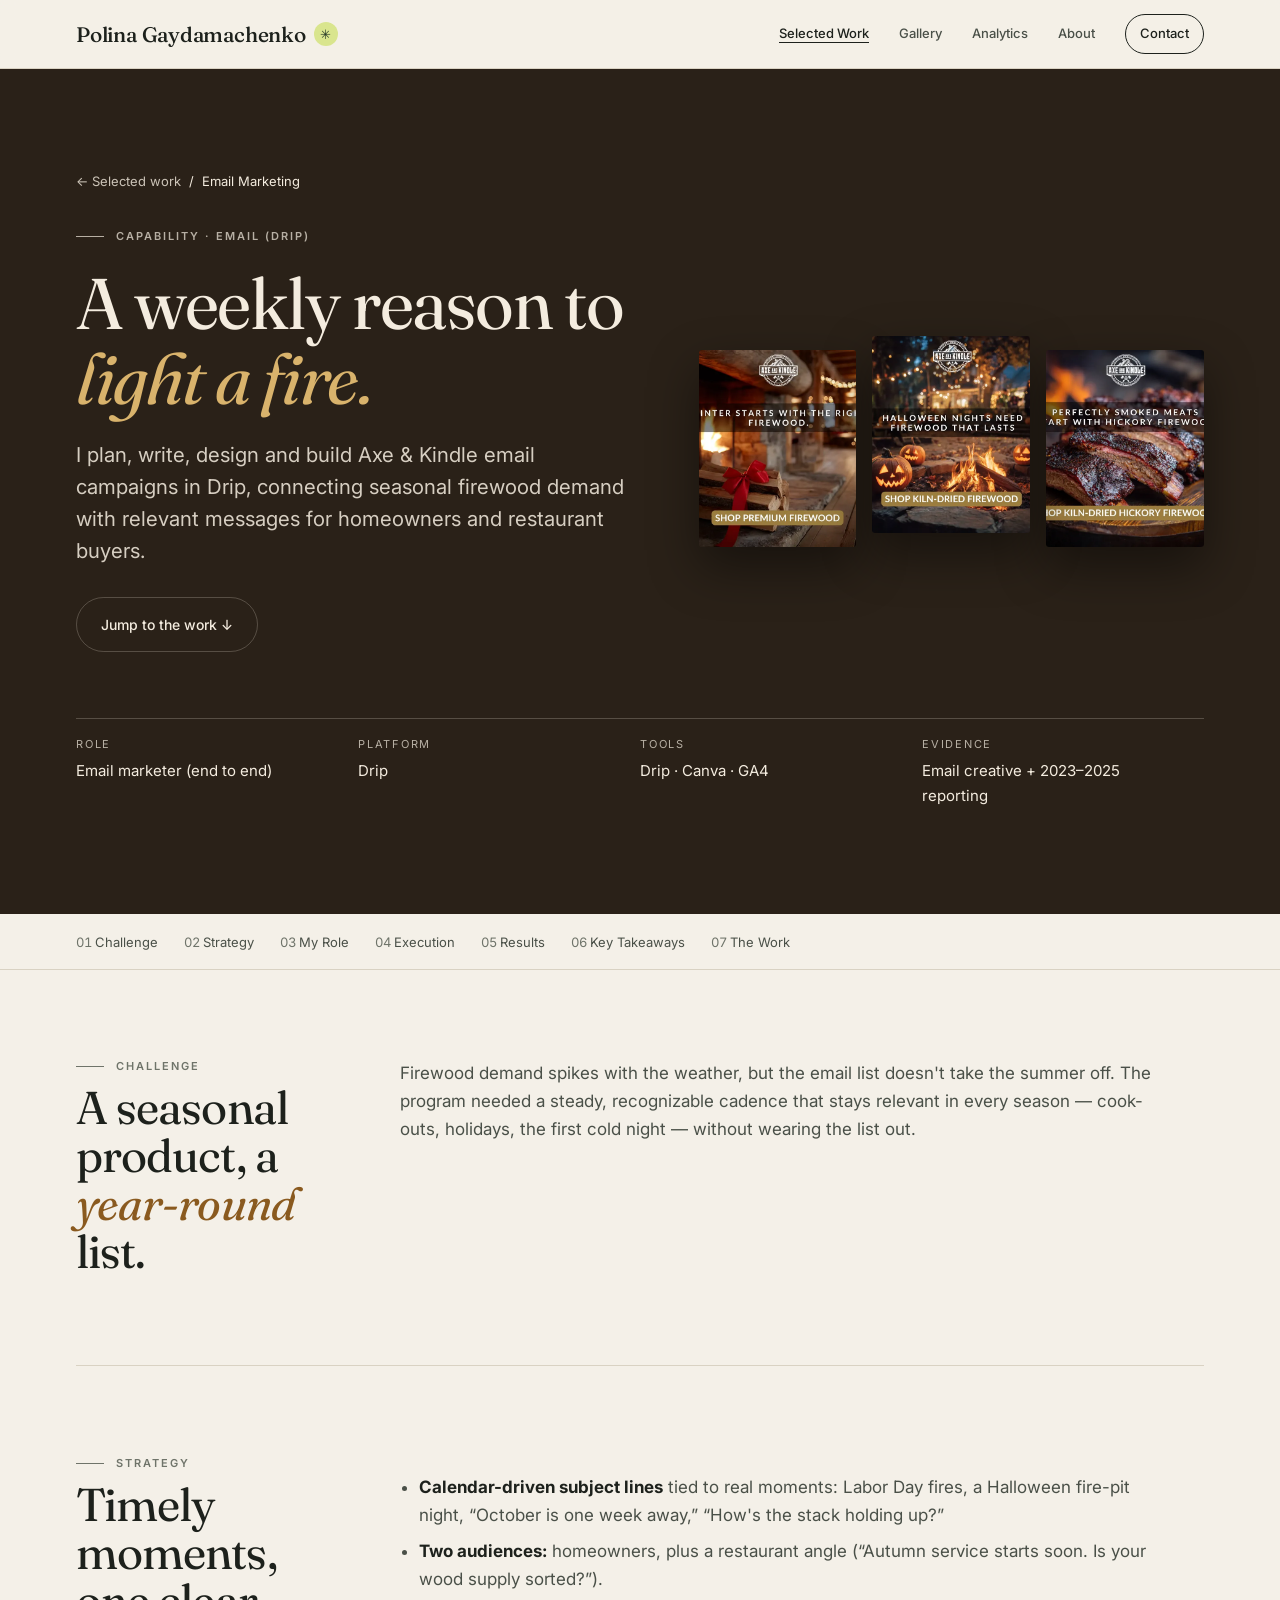
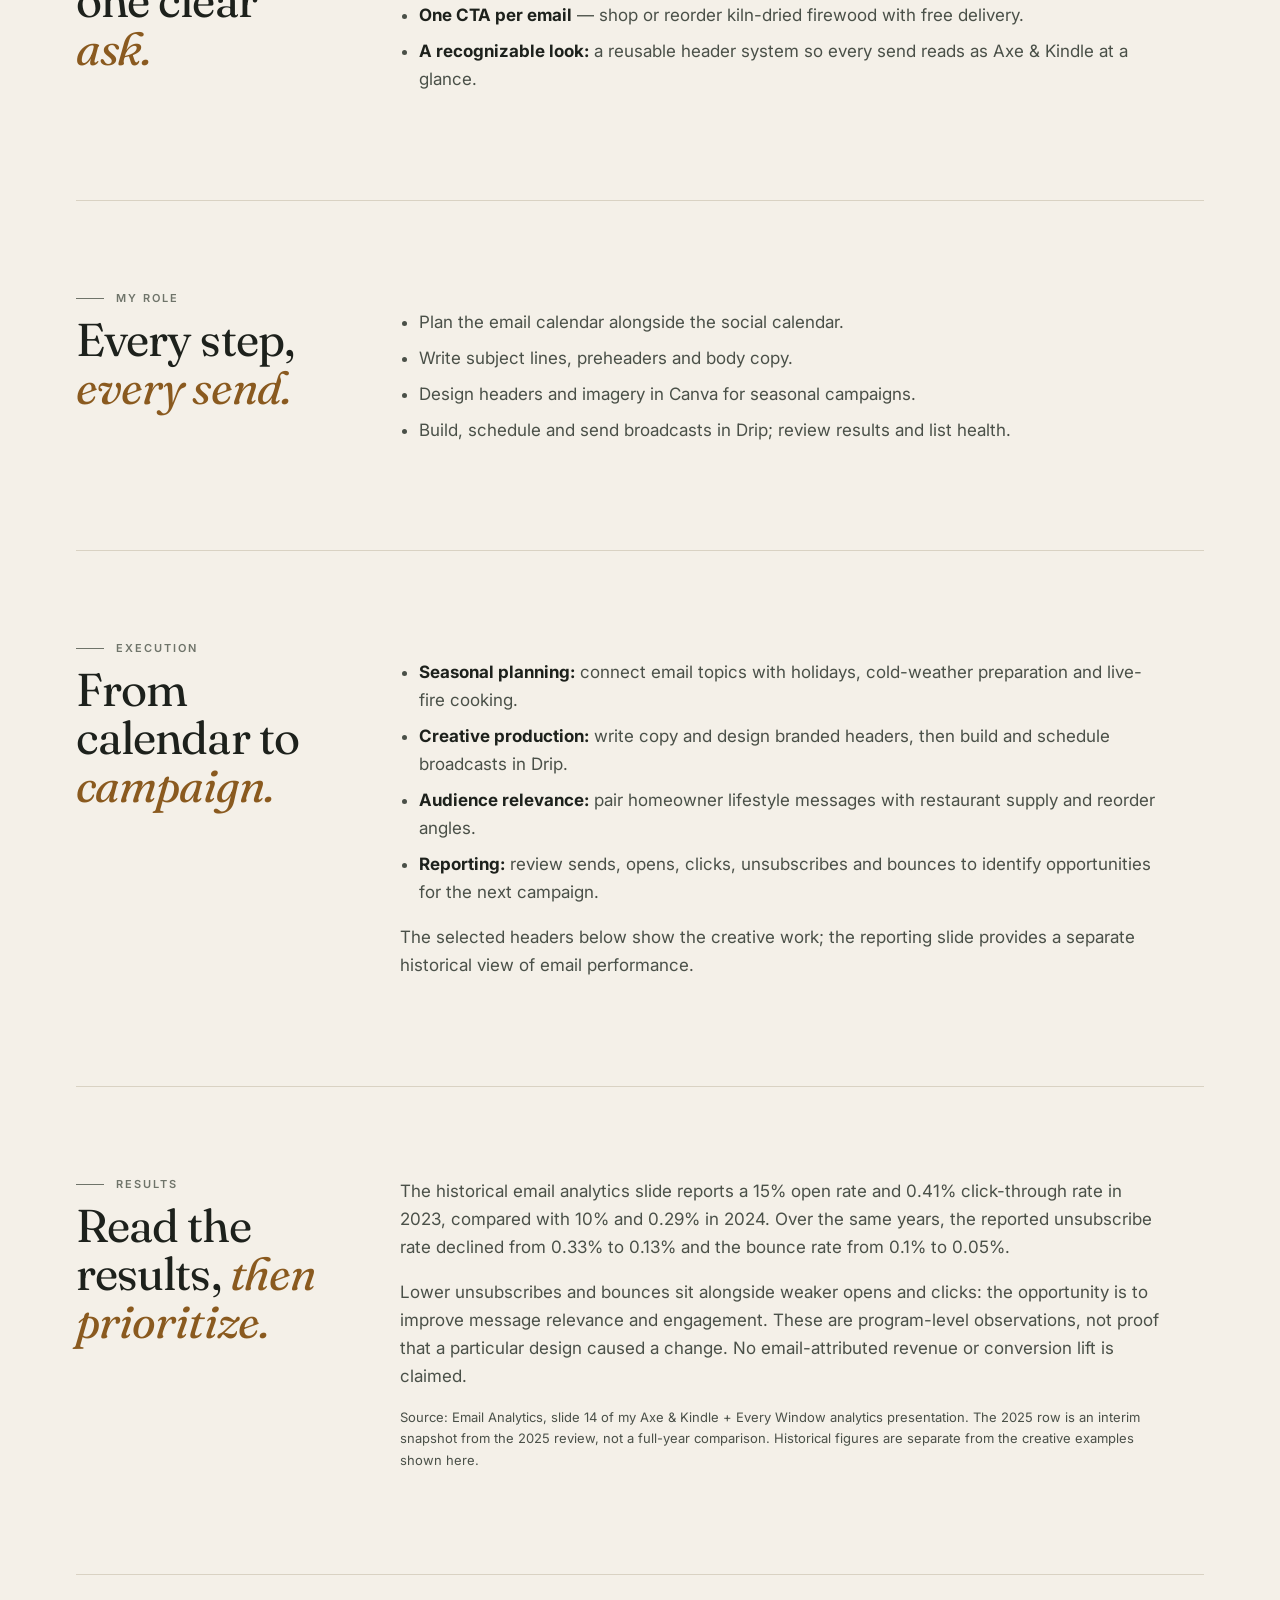
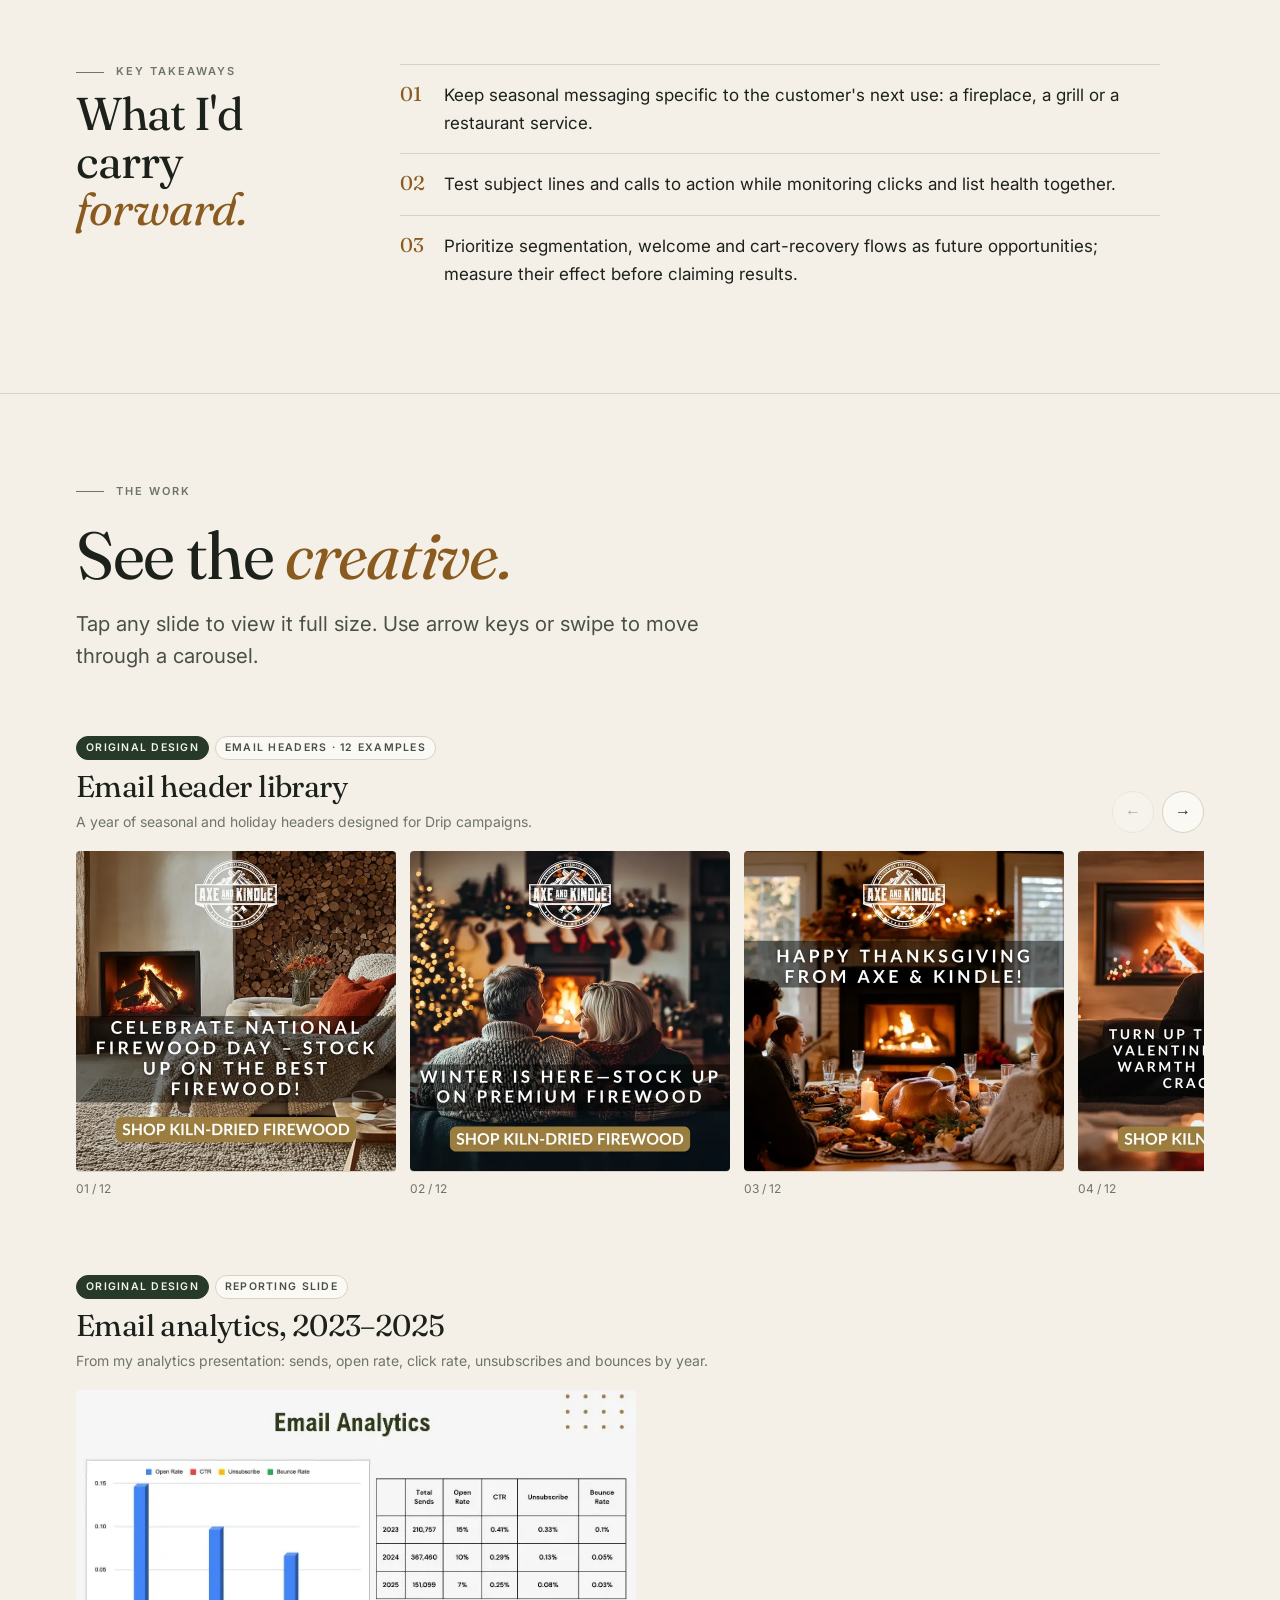
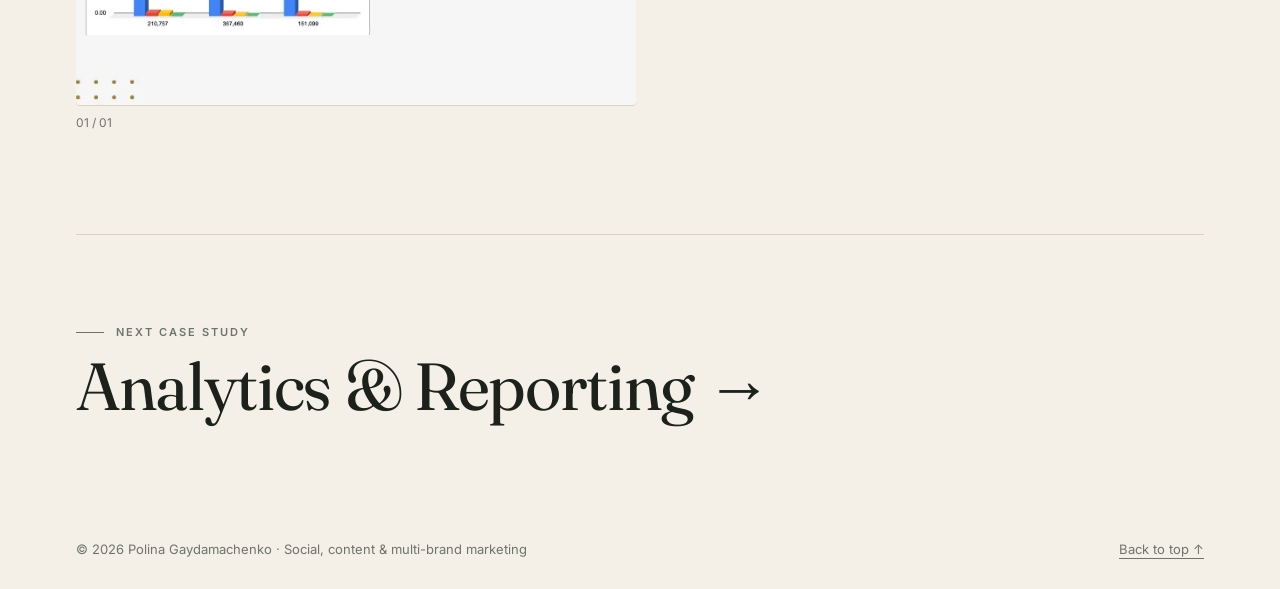
<file: email-marketing.html>
<!doctype html>
<html lang="en">
<head>
<meta charset="utf-8">
<meta name="viewport" content="width=device-width, initial-scale=1">
<title>Email Marketing — Case Study | Polina Gaydamachenko</title>
<meta name="description" content="Email marketing case study: Polina Gaydamachenko&#x27;s Axe &amp; Kindle email program in Drip — seasonal campaigns, seasonal header creative and historical email reporting.">
<meta name="author" content="Polina Gaydamachenko">
<link rel="canonical" href="https://polinayg.github.io/marketing-portfolio/email-marketing.html">
<meta property="og:type" content="website">
<meta property="og:site_name" content="Polina Gaydamachenko — Marketing Portfolio">
<meta property="og:title" content="Email Marketing — Case Study | Polina Gaydamachenko">
<meta property="og:description" content="Email marketing case study: Polina Gaydamachenko&#x27;s Axe &amp; Kindle email program in Drip — seasonal campaigns, seasonal header creative and historical email reporting.">
<meta property="og:url" content="https://polinayg.github.io/marketing-portfolio/email-marketing.html">
<meta property="og:image" content="https://polinayg.github.io/marketing-portfolio/assets/img/og-cover.jpg?v=2026-10-29-manager">
<meta property="og:image:type" content="image/jpeg">
<meta property="og:image:width" content="1200">
<meta property="og:image:height" content="630">
<meta property="og:image:alt" content="Polina Gaydamachenko, Multi-Brand Marketing Manager. Integrated strategy, creative execution, paid ads, websites, email and analytics. Campaign examples from Axe &amp; Kindle, NxtDib and Every Window.">
<meta name="twitter:card" content="summary_large_image">
<meta name="twitter:image" content="https://polinayg.github.io/marketing-portfolio/assets/img/og-cover.jpg?v=2026-10-29-manager">
<meta name="twitter:image:alt" content="Polina Gaydamachenko, Multi-Brand Marketing Manager. Integrated strategy, creative execution, paid ads, websites, email and analytics.">
<meta name="theme-color" content="#f4f0e8">
<link rel="icon" href="assets/img/favicon.svg" type="image/svg+xml">
<link rel="preconnect" href="https://fonts.googleapis.com">
<link rel="preconnect" href="https://fonts.gstatic.com" crossorigin>
<link href="https://fonts.googleapis.com/css2?family=Fraunces:ital,opsz,wght@0,9..144,300..500;1,9..144,300..500&family=Inter:wght@400;500;600&display=swap" rel="stylesheet">
<link rel="stylesheet" href="assets/css/site.css?v=2026-10-29">
</head>
<body>
<a class="skip" href="#main">Skip to content</a>
<header class="site-head"><div class="wrap">
<a class="brand" href="index.html" aria-label="Polina Gaydamachenko — home"><b>Polina Gaydamachenko</b><i aria-hidden="true">✳</i></a>
<button class="menu-btn" aria-expanded="false" aria-controls="nav">Menu</button>
<nav class="nav" id="nav" aria-label="Primary"><a href="index.html#work" aria-current="page">Selected Work</a><a href="gallery.html">Gallery</a><a href="index.html#analytics">Analytics</a><a href="index.html#about">About</a><a class="cta" href="index.html#contact">Contact</a></nav>
</div></header>
<main id="main">
<section class="cs-hero" style="--b-bg:#2a2118;--b-ink:#f4ecdf;--b-accent:#d9b36c;--accent:#8a5a1f" id="top"><div class="wrap">
<p class="crumbs"><a href="index.html#work">← Selected work</a> &nbsp;/&nbsp; Email Marketing</p>
<div class="cs-hero-grid"><div>
<div class="eyebrow">Capability · Email (Drip)</div>
<h1>A weekly reason to <em>light a fire.</em></h1>
<p class="lede">I plan, write, design and build Axe &amp; Kindle email campaigns in Drip, connecting seasonal firewood demand with relevant messages for homeowners and restaurant buyers.</p>
<p><a class="btn ghost" style="color:var(--b-ink);border-color:var(--line);margin-top:10px" href="#work-email-marketing">Jump to the work ↓</a></p>
</div><div class="stack cs-stack"><img src="assets/img/ak-email/email-47-sm.webp" srcset="assets/img/ak-email/email-47-sm.webp 640w, assets/img/ak-email/email-47.webp 1080w" sizes="(max-width:900px) 30vw, 200px" width="640" height="640" alt="Axe &amp; Kindle email header: “Winter starts with the right firewood”" fetchpriority="high" decoding="async"><img src="assets/img/ak-email/email-42-sm.webp" srcset="assets/img/ak-email/email-42-sm.webp 640w, assets/img/ak-email/email-42.webp 1080w" sizes="(max-width:900px) 30vw, 200px" width="640" height="640" alt="Axe &amp; Kindle email header: “Halloween nights need firewood that lasts”" fetchpriority="high" decoding="async"><img src="assets/img/ak-email/email-36-sm.webp" srcset="assets/img/ak-email/email-36-sm.webp 640w, assets/img/ak-email/email-36.webp 1080w" sizes="(max-width:900px) 30vw, 200px" width="640" height="640" alt="Axe &amp; Kindle email header: “Perfectly smoked meats start with hickory firewood”" fetchpriority="high" decoding="async"></div></div>
<dl class="facts"><div><dt>Role</dt><dd>Email marketer (end to end)</dd></div><div><dt>Platform</dt><dd>Drip</dd></div><div><dt>Tools</dt><dd>Drip · Canva · GA4</dd></div><div><dt>Evidence</dt><dd>Email creative + 2023–2025 reporting</dd></div></dl>
</div></section>
<nav class="cs-nav" aria-label="Case study sections"><ol><li><a href="#challenge">Challenge</a></li><li><a href="#strategy">Strategy</a></li><li><a href="#role">My Role</a></li><li><a href="#execution">Execution</a></li><li><a href="#results">Results</a></li><li><a href="#takeaways">Key Takeaways</a></li><li><a href="#work-email-marketing">The Work</a></li></ol></nav>
<div class="wrap" style="--accent:#8a5a1f">
<section class="chapter" id="challenge"><header><div class="eyebrow">Challenge</div><h2>A seasonal product, a <em>year-round</em> list.</h2></header><div class="body"><p>Firewood demand spikes with the weather, but the email list doesn't take the summer off. The program needed a steady, recognizable cadence that stays relevant in every season — cook-outs, holidays, the first cold night — without wearing the list out.</p></div></section><section class="chapter" id="strategy"><header><div class="eyebrow">Strategy</div><h2>Timely moments, one clear <em>ask.</em></h2></header><div class="body"><ul>
<li><strong>Calendar-driven subject lines</strong> tied to real moments: Labor Day fires, a Halloween fire-pit night, “October is one week away,” “How's the stack holding up?”</li>
<li><strong>Two audiences:</strong> homeowners, plus a restaurant angle (“Autumn service starts soon. Is your wood supply sorted?”).</li>
<li><strong>One CTA per email</strong> — shop or reorder kiln-dried firewood with free delivery.</li>
<li><strong>A recognizable look:</strong> a reusable header system so every send reads as Axe &amp; Kindle at a glance.</li>
</ul></div></section><section class="chapter" id="role"><header><div class="eyebrow">My Role</div><h2>Every step, <em>every send.</em></h2></header><div class="body"><ul><li>Plan the email calendar alongside the social calendar.</li>
<li>Write subject lines, preheaders and body copy.</li>
<li>Design headers and imagery in Canva for seasonal campaigns.</li>
<li>Build, schedule and send broadcasts in Drip; review results and list health.</li></ul></div></section><section class="chapter" id="execution"><header><div class="eyebrow">Execution</div><h2>From calendar to <em>campaign.</em></h2></header><div class="body"><ul>
<li><strong>Seasonal planning:</strong> connect email topics with holidays, cold-weather preparation and live-fire cooking.</li>
<li><strong>Creative production:</strong> write copy and design branded headers, then build and schedule broadcasts in Drip.</li>
<li><strong>Audience relevance:</strong> pair homeowner lifestyle messages with restaurant supply and reorder angles.</li>
<li><strong>Reporting:</strong> review sends, opens, clicks, unsubscribes and bounces to identify opportunities for the next campaign.</li>
</ul><p>The selected headers below show the creative work; the reporting slide provides a separate historical view of email performance.</p></div></section><section class="chapter" id="results"><header><div class="eyebrow">Results</div><h2>Read the results, <em>then prioritize.</em></h2></header><div class="body"><p>The historical email analytics slide reports a 15% open rate and 0.41% click-through rate in 2023, compared with 10% and 0.29% in 2024. Over the same years, the reported unsubscribe rate declined from 0.33% to 0.13% and the bounce rate from 0.1% to 0.05%.</p>
<p>Lower unsubscribes and bounces sit alongside weaker opens and clicks: the opportunity is to improve message relevance and engagement. These are program-level observations, not proof that a particular design caused a change. No email-attributed revenue or conversion lift is claimed.</p>
<p class="small">Source: Email Analytics, slide 14 of my Axe &amp; Kindle + Every Window analytics presentation. The 2025 row is an interim snapshot from the 2025 review, not a full-year comparison. Historical figures are separate from the creative examples shown here.</p></div></section><section class="chapter" id="takeaways"><header><div class="eyebrow">Key Takeaways</div><h2>What I'd carry <em>forward.</em></h2></header><div class="body"><ol class="takeaways">
<li>Keep seasonal messaging specific to the customer's next use: a fireplace, a grill or a restaurant service.</li>
<li>Test subject lines and calls to action while monitoring clicks and list health together.</li>
<li>Prioritize segmentation, welcome and cart-recovery flows as future opportunities; measure their effect before claiming results.</li>
</ol></div></section>
</div>
<section class="work" id="work-email-marketing" style="--accent:#8a5a1f"><div class="wrap">
<div class="eyebrow">The Work</div><h2>See the <em>creative.</em></h2>
<p class="lede" style="margin-top:18px">Tap any slide to view it full size. Use arrow keys or swipe to move through a carousel.</p>
<section class="set" data-carousel aria-labelledby="email-marketing-0-t">
<div class="set-head"><div><div class="badges"><span class="badge orig">Original design</span><span class="badge">Email headers · 12 examples</span></div><h3 id="email-marketing-0-t">Email header library</h3><p>A year of seasonal and holiday headers designed for Drip campaigns.</p></div><div class="car-ctrl"><button type="button" data-dir="-1" aria-label="Scroll back">←</button><button type="button" data-dir="1" aria-label="Scroll forward">→</button></div></div>
<div class="track sq" tabindex="0" aria-label="Email header library slides"><figure class="slide"><button type="button" data-lb data-group="email-marketing-0" data-full="assets/img/ak-email/email-01.webp" data-caption="Email Marketing — Email header library (1/12)" aria-label="Open larger: Email header: “Celebrate National Firewood Day — stock up on the best firewood!”"><img src="assets/img/ak-email/email-01-sm.webp" srcset="assets/img/ak-email/email-01-sm.webp 640w, assets/img/ak-email/email-01.webp 1080w" sizes="(max-width:760px) 62vw, 300px" width="640" height="640" alt="Email header: “Celebrate National Firewood Day — stock up on the best firewood!”" loading="lazy" decoding="async"></button><figcaption>01 / 12</figcaption></figure><figure class="slide"><button type="button" data-lb data-group="email-marketing-0" data-full="assets/img/ak-email/email-05.webp" data-caption="Email Marketing — Email header library (2/12)" aria-label="Open larger: Email header: “Winter is here — stock up on premium firewood”"><img src="assets/img/ak-email/email-05-sm.webp" srcset="assets/img/ak-email/email-05-sm.webp 640w, assets/img/ak-email/email-05.webp 1080w" sizes="(max-width:760px) 62vw, 300px" width="640" height="640" alt="Email header: “Winter is here — stock up on premium firewood”" loading="lazy" decoding="async"></button><figcaption>02 / 12</figcaption></figure><figure class="slide"><button type="button" data-lb data-group="email-marketing-0" data-full="assets/img/ak-email/email-09.webp" data-caption="Email Marketing — Email header library (3/12)" aria-label="Open larger: Email header: “Happy Thanksgiving from Axe &amp; Kindle!”"><img src="assets/img/ak-email/email-09-sm.webp" srcset="assets/img/ak-email/email-09-sm.webp 640w, assets/img/ak-email/email-09.webp 1080w" sizes="(max-width:760px) 62vw, 300px" width="640" height="640" alt="Email header: “Happy Thanksgiving from Axe &amp; Kindle!”" loading="lazy" decoding="async"></button><figcaption>03 / 12</figcaption></figure><figure class="slide"><button type="button" data-lb data-group="email-marketing-0" data-full="assets/img/ak-email/email-12.webp" data-caption="Email Marketing — Email header library (4/12)" aria-label="Open larger: Email header: Valentine&#x27;s Day — “Turn up the romance”"><img src="assets/img/ak-email/email-12-sm.webp" srcset="assets/img/ak-email/email-12-sm.webp 640w, assets/img/ak-email/email-12.webp 1080w" sizes="(max-width:760px) 62vw, 300px" width="640" height="640" alt="Email header: Valentine&#x27;s Day — “Turn up the romance”" loading="lazy" decoding="async"></button><figcaption>04 / 12</figcaption></figure><figure class="slide"><button type="button" data-lb data-group="email-marketing-0" data-full="assets/img/ak-email/email-19.webp" data-caption="Email Marketing — Email header library (5/12)" aria-label="Open larger: Email header: “Maximize your firewood&#x27;s performance with premium kiln-dried wood!”"><img src="assets/img/ak-email/email-19-sm.webp" srcset="assets/img/ak-email/email-19-sm.webp 640w, assets/img/ak-email/email-19.webp 1080w" sizes="(max-width:760px) 62vw, 300px" width="640" height="640" alt="Email header: “Maximize your firewood&#x27;s performance with premium kiln-dried wood!”" loading="lazy" decoding="async"></button><figcaption>05 / 12</figcaption></figure><figure class="slide"><button type="button" data-lb data-group="email-marketing-0" data-full="assets/img/ak-email/email-24.webp" data-caption="Email Marketing — Email header library (6/12)" aria-label="Open larger: Email header: “Elevate every fire: why chefs and homeowners choose kiln-dried wood”"><img src="assets/img/ak-email/email-24-sm.webp" srcset="assets/img/ak-email/email-24-sm.webp 640w, assets/img/ak-email/email-24.webp 1080w" sizes="(max-width:760px) 62vw, 300px" width="640" height="640" alt="Email header: “Elevate every fire: why chefs and homeowners choose kiln-dried wood”" loading="lazy" decoding="async"></button><figcaption>06 / 12</figcaption></figure><figure class="slide"><button type="button" data-lb data-group="email-marketing-0" data-full="assets/img/ak-email/email-30.webp" data-caption="Email Marketing — Email header library (7/12)" aria-label="Open larger: Email header: “See why kitchens and campfires alike rely on Axe &amp; Kindle”"><img src="assets/img/ak-email/email-30-sm.webp" srcset="assets/img/ak-email/email-30-sm.webp 640w, assets/img/ak-email/email-30.webp 1080w" sizes="(max-width:760px) 62vw, 300px" width="640" height="640" alt="Email header: “See why kitchens and campfires alike rely on Axe &amp; Kindle”" loading="lazy" decoding="async"></button><figcaption>07 / 12</figcaption></figure><figure class="slide"><button type="button" data-lb data-group="email-marketing-0" data-full="assets/img/ak-email/email-36.webp" data-caption="Email Marketing — Email header library (8/12)" aria-label="Open larger: Email header: “Perfectly smoked meats start with hickory firewood”"><img src="assets/img/ak-email/email-36-sm.webp" srcset="assets/img/ak-email/email-36-sm.webp 640w, assets/img/ak-email/email-36.webp 1080w" sizes="(max-width:760px) 62vw, 300px" width="640" height="640" alt="Email header: “Perfectly smoked meats start with hickory firewood”" loading="lazy" decoding="async"></button><figcaption>08 / 12</figcaption></figure><figure class="slide"><button type="button" data-lb data-group="email-marketing-0" data-full="assets/img/ak-email/email-42.webp" data-caption="Email Marketing — Email header library (9/12)" aria-label="Open larger: Email header: “Halloween nights need firewood that lasts”"><img src="assets/img/ak-email/email-42-sm.webp" srcset="assets/img/ak-email/email-42-sm.webp 640w, assets/img/ak-email/email-42.webp 1080w" sizes="(max-width:760px) 62vw, 300px" width="640" height="640" alt="Email header: “Halloween nights need firewood that lasts”" loading="lazy" decoding="async"></button><figcaption>09 / 12</figcaption></figure><figure class="slide"><button type="button" data-lb data-group="email-marketing-0" data-full="assets/img/ak-email/email-47.webp" data-caption="Email Marketing — Email header library (10/12)" aria-label="Open larger: Email header: “Winter starts with the right firewood”"><img src="assets/img/ak-email/email-47-sm.webp" srcset="assets/img/ak-email/email-47-sm.webp 640w, assets/img/ak-email/email-47.webp 1080w" sizes="(max-width:760px) 62vw, 300px" width="640" height="640" alt="Email header: “Winter starts with the right firewood”" loading="lazy" decoding="async"></button><figcaption>10 / 12</figcaption></figure><figure class="slide"><button type="button" data-lb data-group="email-marketing-0" data-full="assets/img/ak-email/email-52.webp" data-caption="Email Marketing — Email header library (11/12)" aria-label="Open larger: Email header: “Oak. Hickory. Mixed hardwood… here&#x27;s how to choose.”"><img src="assets/img/ak-email/email-52-sm.webp" srcset="assets/img/ak-email/email-52-sm.webp 640w, assets/img/ak-email/email-52.webp 1080w" sizes="(max-width:760px) 62vw, 300px" width="640" height="640" alt="Email header: “Oak. Hickory. Mixed hardwood… here&#x27;s how to choose.”" loading="lazy" decoding="async"></button><figcaption>11 / 12</figcaption></figure><figure class="slide"><button type="button" data-lb data-group="email-marketing-0" data-full="assets/img/ak-email/email-64.webp" data-caption="Email Marketing — Email header library (12/12)" aria-label="Open larger: Email header: “There&#x27;s a flavor your grill has been missing”"><img src="assets/img/ak-email/email-64-sm.webp" srcset="assets/img/ak-email/email-64-sm.webp 640w, assets/img/ak-email/email-64.webp 1080w" sizes="(max-width:760px) 62vw, 300px" width="640" height="640" alt="Email header: “There&#x27;s a flavor your grill has been missing”" loading="lazy" decoding="async"></button><figcaption>12 / 12</figcaption></figure></div>
</section><section class="set" data-carousel aria-labelledby="email-marketing-1-t">
<div class="set-head"><div><div class="badges"><span class="badge orig">Original design</span><span class="badge">Reporting slide</span></div><h3 id="email-marketing-1-t">Email analytics, 2023–2025</h3><p>From my analytics presentation: sends, open rate, click rate, unsubscribes and bounces by year.</p></div></div>
<div class="track wide" style="--ar:16/9" tabindex="0" aria-label="Email analytics, 2023–2025 slides"><figure class="slide"><button type="button" data-lb data-group="email-marketing-1" data-full="assets/img/analytics/deck-14.webp" data-caption="Email Marketing — Email analytics, 2023–2025 (1/1)" aria-label="Open larger: Email analytics slide: sends, open rate, CTR, unsubscribe and bounce rate for 2023, 2024 and 2025"><img src="assets/img/analytics/deck-14-sm.webp" srcset="assets/img/analytics/deck-14-sm.webp 640w, assets/img/analytics/deck-14.webp 1600w" sizes="(max-width:760px) 62vw, 300px" width="640" height="360" alt="Email analytics slide: sends, open rate, CTR, unsubscribe and bounce rate for 2023, 2024 and 2025" loading="lazy" decoding="async"></button><figcaption>01 / 01</figcaption></figure></div>
</section>

</div></section>
<div class="wrap"><a class="next-proj" href="analytics-reporting.html"><div class="eyebrow">Next case study</div><h2>Analytics &amp; Reporting <span aria-hidden="true">→</span></h2></a></div>
</main>
<footer class="site-foot"><div class="wrap">
<span>© 2026 Polina Gaydamachenko · Social, content &amp; multi-brand marketing</span>
<a href="#top">Back to top ↑</a></div></footer>
<dialog class="lb" id="lightbox" aria-label="Image viewer">
<div class="lb-inner">
<div class="lb-top"><span class="lb-count" aria-live="polite"></span><button class="close" type="button">Close ✕</button></div>
<div class="lb-stage"><img alt=""><button class="prev" type="button" aria-label="Previous image">←</button><button class="next" type="button" aria-label="Next image">→</button></div>
<p class="lb-cap"></p>
</div></dialog>
<script src="assets/js/site.js?v=2026-10-29" defer></script>
</body></html>
</file>
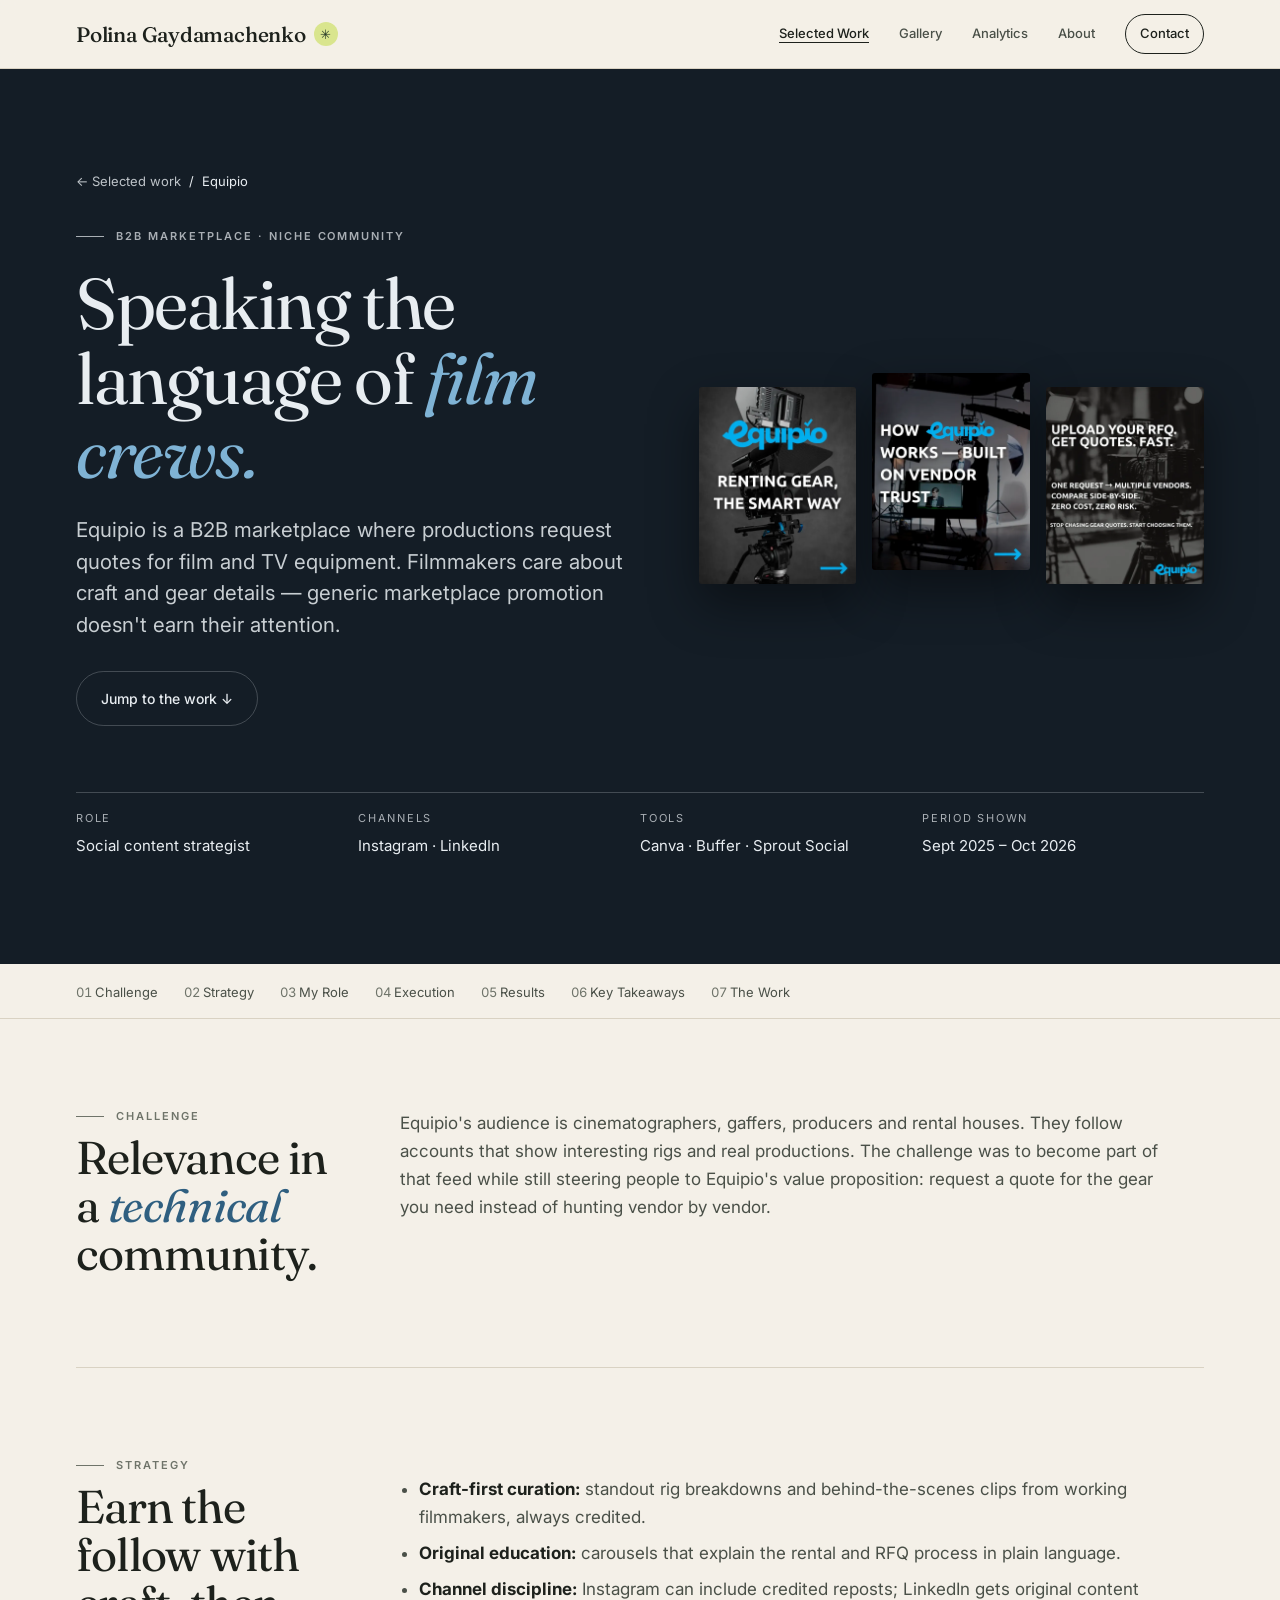
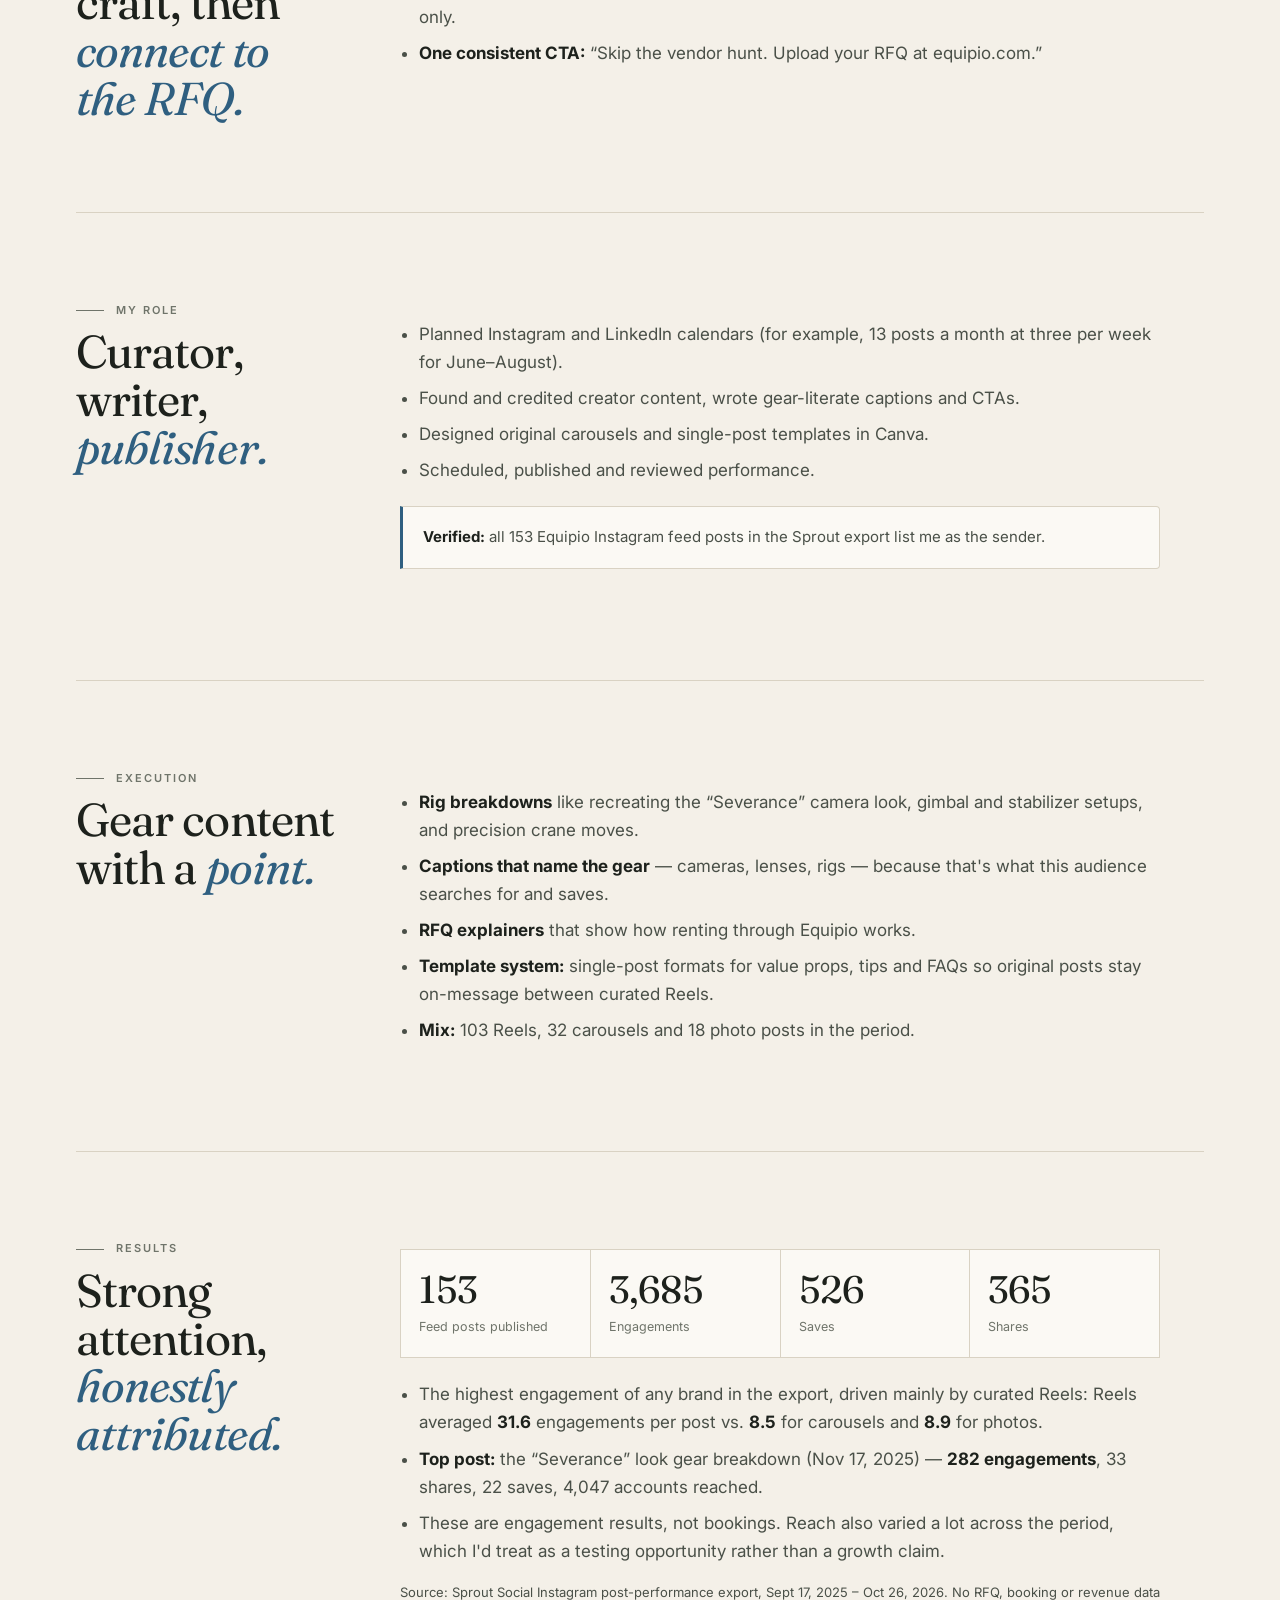
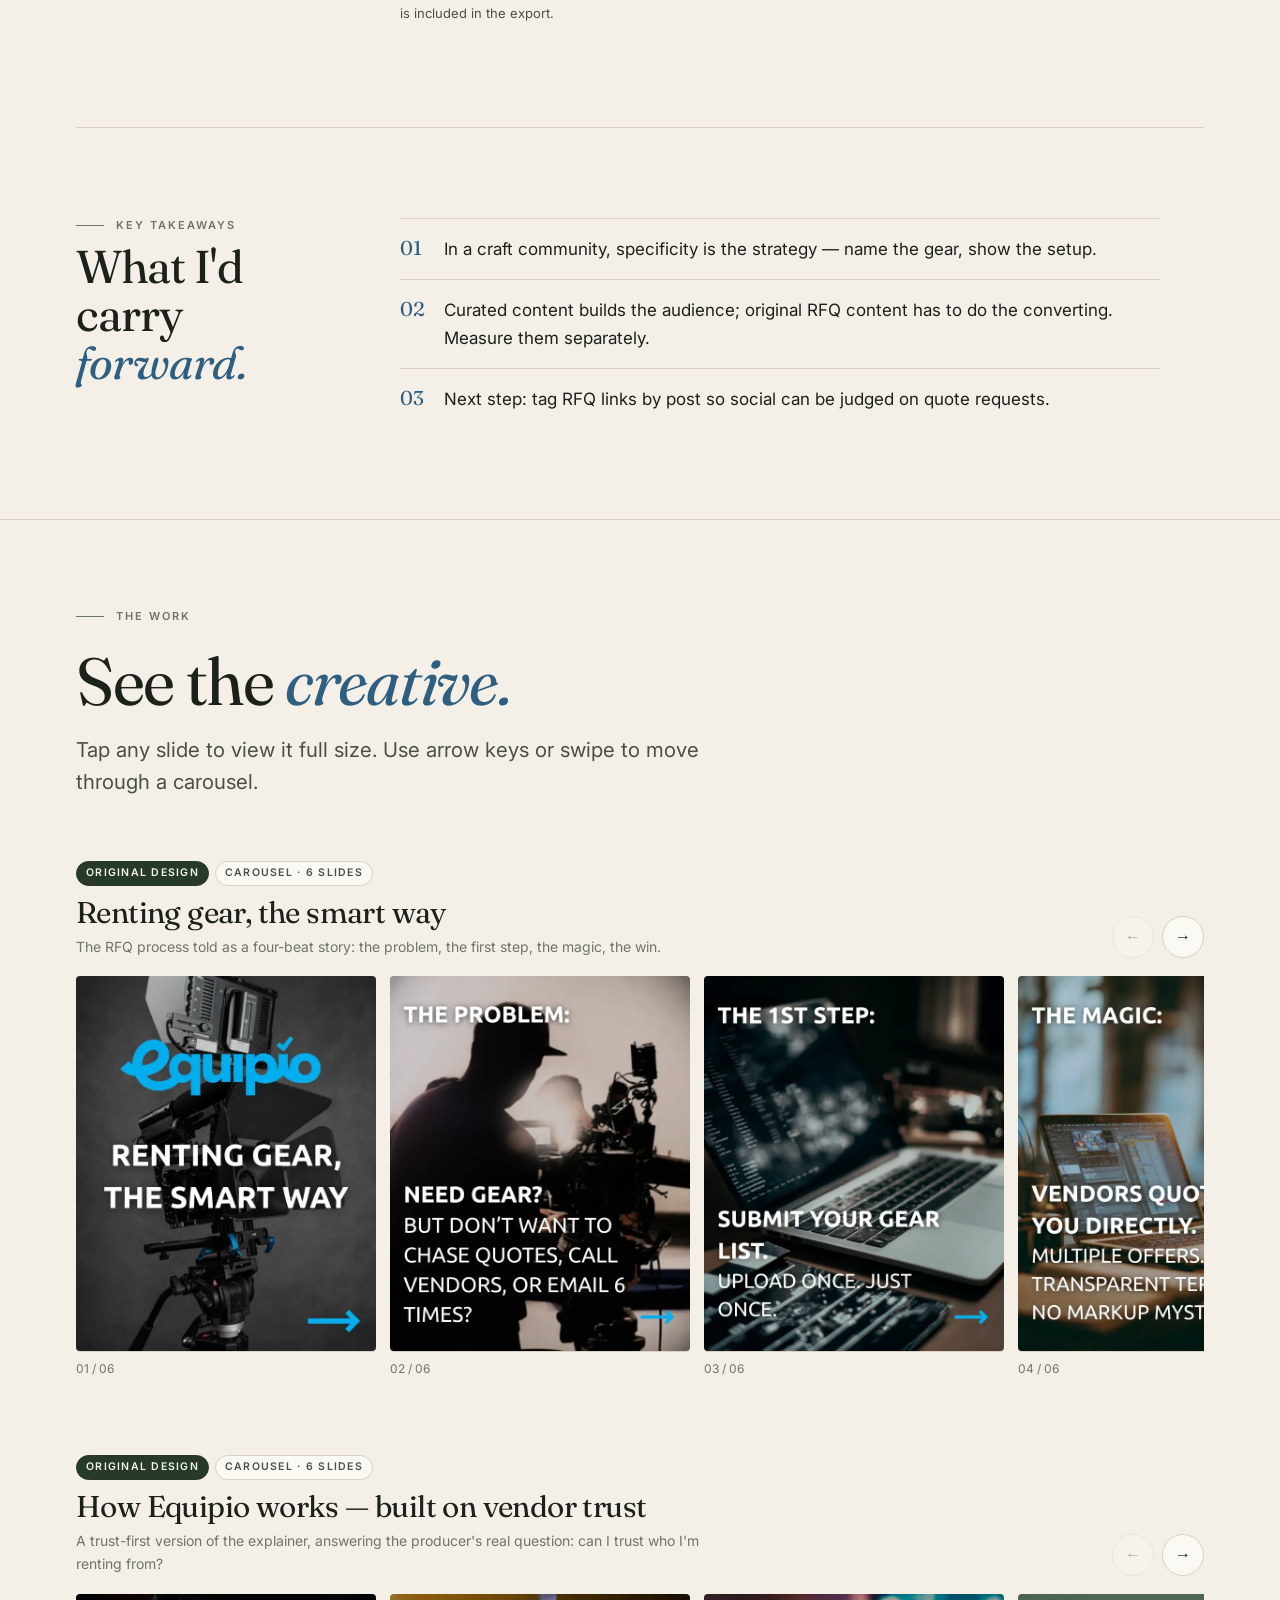
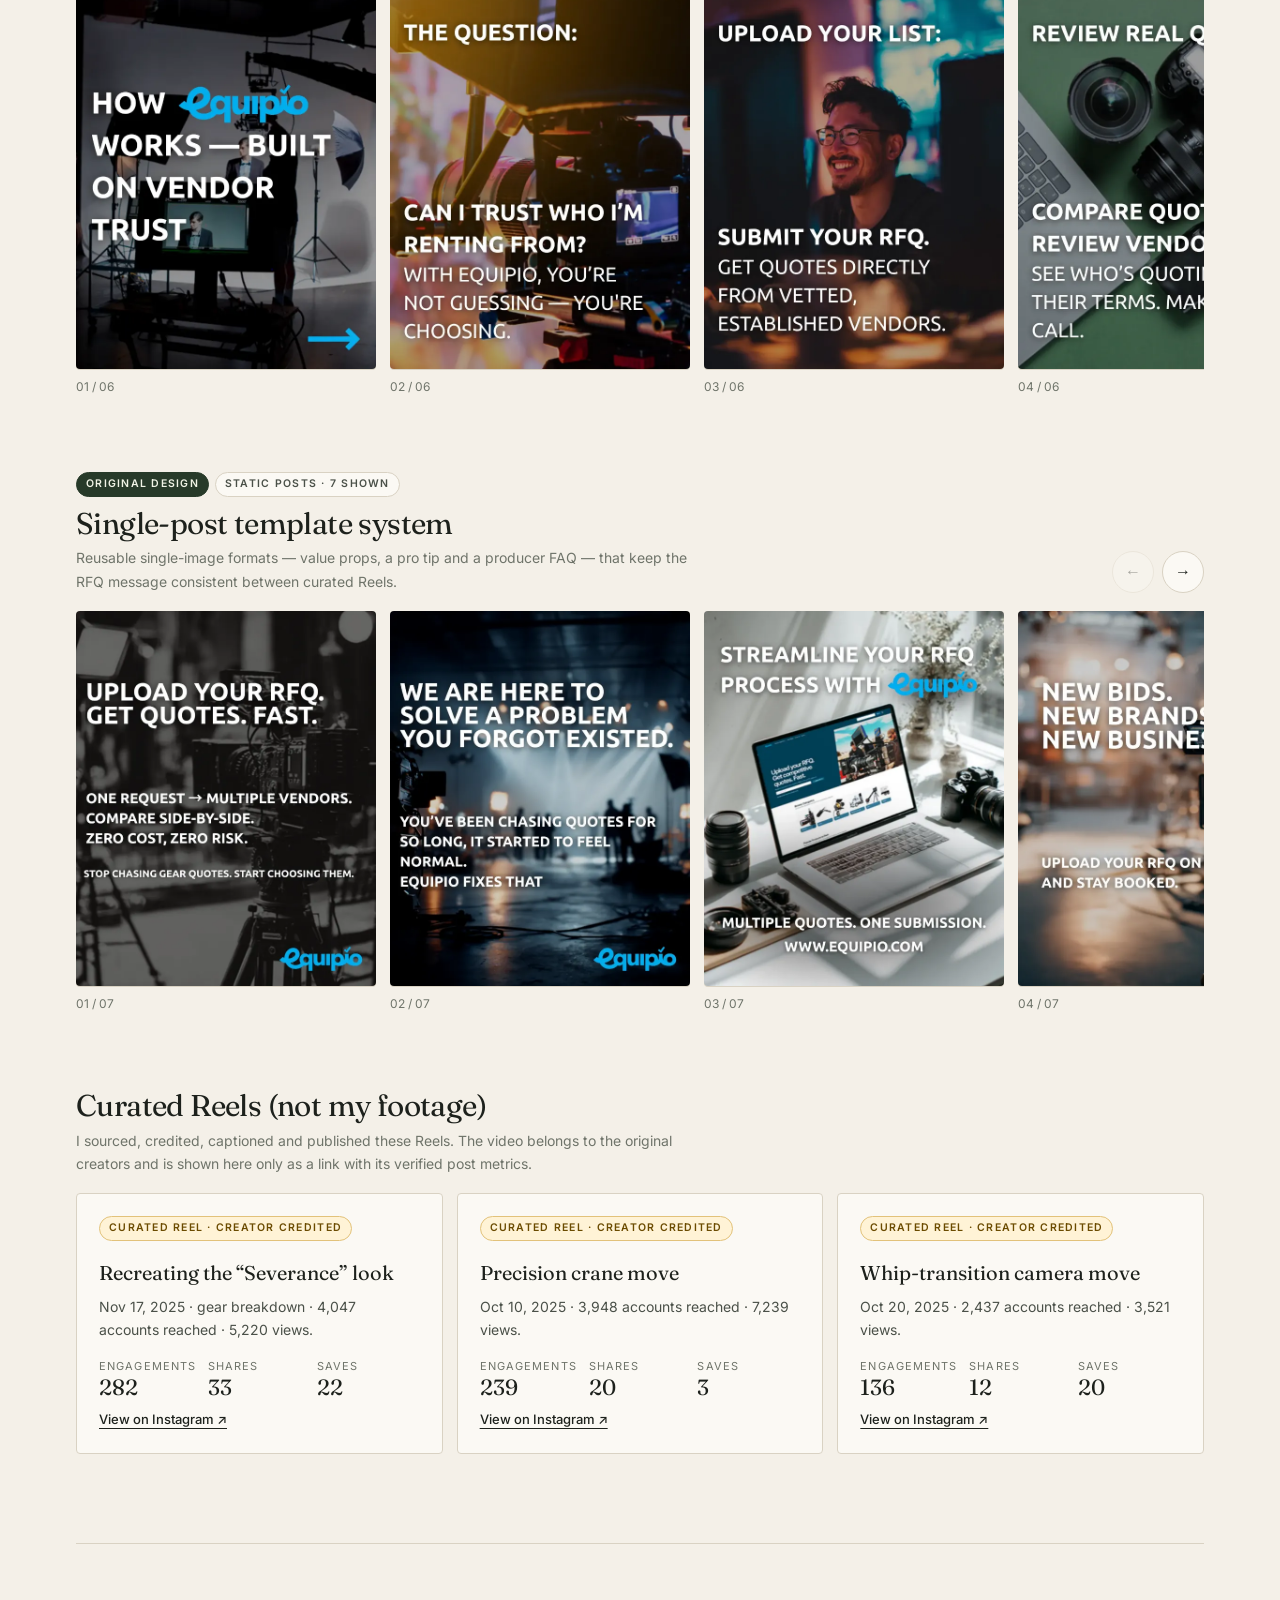
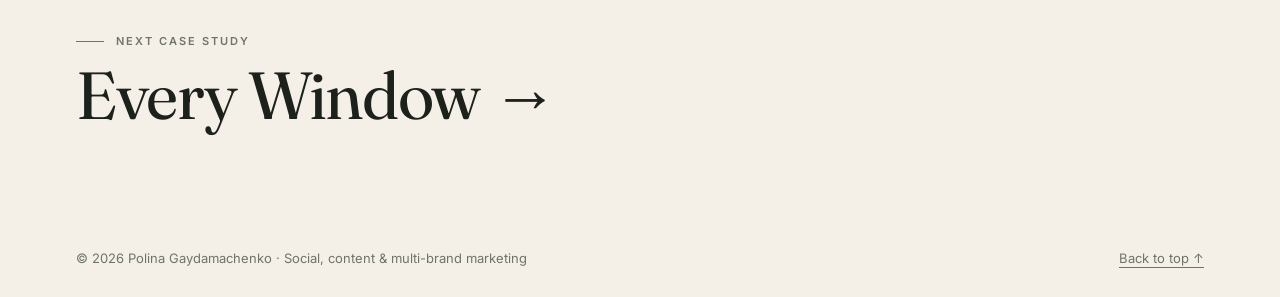
<file: equipio.html>
<!doctype html>
<html lang="en">
<head>
<meta charset="utf-8">
<meta name="viewport" content="width=device-width, initial-scale=1">
<title>Equipio — Case Study | Polina Gaydamachenko</title>
<meta name="description" content="Equipio case study: social content for a film and TV equipment rental marketplace, combining curated creator Reels with RFQ-focused educational content. Verified Sprout Social results.">
<meta name="author" content="Polina Gaydamachenko">
<link rel="canonical" href="https://polinayg.github.io/marketing-portfolio/equipio.html">
<meta property="og:type" content="website">
<meta property="og:site_name" content="Polina Gaydamachenko — Marketing Portfolio">
<meta property="og:title" content="Equipio — Case Study | Polina Gaydamachenko">
<meta property="og:description" content="Equipio case study: social content for a film and TV equipment rental marketplace, combining curated creator Reels with RFQ-focused educational content. Verified Sprout Social results.">
<meta property="og:url" content="https://polinayg.github.io/marketing-portfolio/equipio.html">
<meta property="og:image" content="https://polinayg.github.io/marketing-portfolio/assets/img/og-cover.jpg?v=2026-10-29-manager">
<meta property="og:image:type" content="image/jpeg">
<meta property="og:image:width" content="1200">
<meta property="og:image:height" content="630">
<meta property="og:image:alt" content="Polina Gaydamachenko, Multi-Brand Marketing Manager. Integrated strategy, creative execution, paid ads, websites, email and analytics. Campaign examples from Axe &amp; Kindle, NxtDib and Every Window.">
<meta name="twitter:card" content="summary_large_image">
<meta name="twitter:image" content="https://polinayg.github.io/marketing-portfolio/assets/img/og-cover.jpg?v=2026-10-29-manager">
<meta name="twitter:image:alt" content="Polina Gaydamachenko, Multi-Brand Marketing Manager. Integrated strategy, creative execution, paid ads, websites, email and analytics.">
<meta name="theme-color" content="#f4f0e8">
<link rel="icon" href="assets/img/favicon.svg" type="image/svg+xml">
<link rel="preconnect" href="https://fonts.googleapis.com">
<link rel="preconnect" href="https://fonts.gstatic.com" crossorigin>
<link href="https://fonts.googleapis.com/css2?family=Fraunces:ital,opsz,wght@0,9..144,300..500;1,9..144,300..500&family=Inter:wght@400;500;600&display=swap" rel="stylesheet">
<link rel="stylesheet" href="assets/css/site.css?v=2026-10-29">
</head>
<body>
<a class="skip" href="#main">Skip to content</a>
<header class="site-head"><div class="wrap">
<a class="brand" href="index.html" aria-label="Polina Gaydamachenko — home"><b>Polina Gaydamachenko</b><i aria-hidden="true">✳</i></a>
<button class="menu-btn" aria-expanded="false" aria-controls="nav">Menu</button>
<nav class="nav" id="nav" aria-label="Primary"><a href="index.html#work" aria-current="page">Selected Work</a><a href="gallery.html">Gallery</a><a href="index.html#analytics">Analytics</a><a href="index.html#about">About</a><a class="cta" href="index.html#contact">Contact</a></nav>
</div></header>
<main id="main">
<section class="cs-hero" style="--b-bg:#141d26;--b-ink:#e8edf1;--b-accent:#7fb3d5;--accent:#2f5f80" id="top"><div class="wrap">
<p class="crumbs"><a href="index.html#work">← Selected work</a> &nbsp;/&nbsp; Equipio</p>
<div class="cs-hero-grid"><div>
<div class="eyebrow">B2B marketplace · Niche community</div>
<h1>Speaking the language of <em>film crews.</em></h1>
<p class="lede">Equipio is a B2B marketplace where productions request quotes for film and TV equipment. Filmmakers care about craft and gear details — generic marketplace promotion doesn't earn their attention.</p>
<p><a class="btn ghost" style="color:var(--b-ink);border-color:var(--line);margin-top:10px" href="#work-equipio">Jump to the work ↓</a></p>
</div><div class="stack cs-stack"><img src="assets/img/equipio/eq-car1-01-sm.webp" srcset="assets/img/equipio/eq-car1-01-sm.webp 640w, assets/img/equipio/eq-car1-01.webp 1080w" sizes="(max-width:900px) 30vw, 200px" width="640" height="800" alt="Equipio carousel cover: “Renting gear, the smart way”" fetchpriority="high" decoding="async"><img src="assets/img/equipio/eq-car2-01-sm.webp" srcset="assets/img/equipio/eq-car2-01-sm.webp 640w, assets/img/equipio/eq-car2-01.webp 1080w" sizes="(max-width:900px) 30vw, 200px" width="640" height="800" alt="Equipio carousel cover: “How Equipio works — built on vendor trust”" fetchpriority="high" decoding="async"><img src="assets/img/equipio/eq-tpl-01-sm.webp" srcset="assets/img/equipio/eq-tpl-01-sm.webp 640w, assets/img/equipio/eq-tpl-01.webp 1080w" sizes="(max-width:900px) 30vw, 200px" width="640" height="800" alt="Equipio post: “Upload your RFQ. Get quotes. Fast.”" fetchpriority="high" decoding="async"></div></div>
<dl class="facts"><div><dt>Role</dt><dd>Social content strategist</dd></div><div><dt>Channels</dt><dd>Instagram · LinkedIn</dd></div><div><dt>Tools</dt><dd>Canva · Buffer · Sprout Social</dd></div><div><dt>Period shown</dt><dd>Sept 2025 – Oct 2026</dd></div></dl>
</div></section>
<nav class="cs-nav" aria-label="Case study sections"><ol><li><a href="#challenge">Challenge</a></li><li><a href="#strategy">Strategy</a></li><li><a href="#role">My Role</a></li><li><a href="#execution">Execution</a></li><li><a href="#results">Results</a></li><li><a href="#takeaways">Key Takeaways</a></li><li><a href="#work-equipio">The Work</a></li></ol></nav>
<div class="wrap" style="--accent:#2f5f80">
<section class="chapter" id="challenge"><header><div class="eyebrow">Challenge</div><h2>Relevance in a <em>technical</em> community.</h2></header><div class="body"><p>Equipio's audience is cinematographers, gaffers, producers and rental houses. They follow accounts that show interesting rigs and real productions. The challenge was to become part of that feed while still steering people to Equipio's value proposition: request a quote for the gear you need instead of hunting vendor by vendor.</p></div></section><section class="chapter" id="strategy"><header><div class="eyebrow">Strategy</div><h2>Earn the follow with craft, then <em>connect to the RFQ.</em></h2></header><div class="body"><ul>
<li><strong>Craft-first curation:</strong> standout rig breakdowns and behind-the-scenes clips from working filmmakers, always credited.</li>
<li><strong>Original education:</strong> carousels that explain the rental and RFQ process in plain language.</li>
<li><strong>Channel discipline:</strong> Instagram can include credited reposts; LinkedIn gets original content only.</li>
<li><strong>One consistent CTA:</strong> “Skip the vendor hunt. Upload your RFQ at equipio.com.”</li>
</ul></div></section><section class="chapter" id="role"><header><div class="eyebrow">My Role</div><h2>Curator, writer, <em>publisher.</em></h2></header><div class="body"><ul><li>Planned Instagram and LinkedIn calendars (for example, 13 posts a month at three per week for June–August).</li>
<li>Found and credited creator content, wrote gear-literate captions and CTAs.</li>
<li>Designed original carousels and single-post templates in Canva.</li>
<li>Scheduled, published and reviewed performance.</li></ul>
<div class="callout"><b>Verified:</b> all 153 Equipio Instagram feed posts in the Sprout export list me as the sender.</div></div></section><section class="chapter" id="execution"><header><div class="eyebrow">Execution</div><h2>Gear content with a <em>point.</em></h2></header><div class="body"><ul>
<li><strong>Rig breakdowns</strong> like recreating the “Severance” camera look, gimbal and stabilizer setups, and precision crane moves.</li>
<li><strong>Captions that name the gear</strong> — cameras, lenses, rigs — because that's what this audience searches for and saves.</li>
<li><strong>RFQ explainers</strong> that show how renting through Equipio works.</li>
<li><strong>Template system:</strong> single-post formats for value props, tips and FAQs so original posts stay on-message between curated Reels.</li>
<li><strong>Mix:</strong> 103 Reels, 32 carousels and 18 photo posts in the period.</li></ul></div></section><section class="chapter" id="results"><header><div class="eyebrow">Results</div><h2>Strong attention, <em>honestly attributed.</em></h2></header><div class="body"><div class="metric-grid"><div><b>153</b><span>Feed posts published</span></div><div><b>3,685</b><span>Engagements</span></div><div><b>526</b><span>Saves</span></div><div><b>365</b><span>Shares</span></div></div>
<ul>
<li>The highest engagement of any brand in the export, driven mainly by curated Reels: Reels averaged <strong>31.6</strong> engagements per post vs. <strong>8.5</strong> for carousels and <strong>8.9</strong> for photos.</li>
<li><strong>Top post:</strong> the “Severance” look gear breakdown (Nov 17, 2025) — <strong>282 engagements</strong>, 33 shares, 22 saves, 4,047 accounts reached.</li>
<li>These are engagement results, not bookings. Reach also varied a lot across the period, which I'd treat as a testing opportunity rather than a growth claim.</li>
</ul>
<p class="small">Source: Sprout Social Instagram post-performance export, Sept 17, 2025 – Oct 26, 2026. No RFQ, booking or revenue data is included in the export.</p></div></section><section class="chapter" id="takeaways"><header><div class="eyebrow">Key Takeaways</div><h2>What I'd carry <em>forward.</em></h2></header><div class="body"><ol class="takeaways">
<li>In a craft community, specificity is the strategy — name the gear, show the setup.</li>
<li>Curated content builds the audience; original RFQ content has to do the converting. Measure them separately.</li>
<li>Next step: tag RFQ links by post so social can be judged on quote requests.</li>
</ol></div></section>
</div>
<section class="work" id="work-equipio" style="--accent:#2f5f80"><div class="wrap">
<div class="eyebrow">The Work</div><h2>See the <em>creative.</em></h2>
<p class="lede" style="margin-top:18px">Tap any slide to view it full size. Use arrow keys or swipe to move through a carousel.</p>
<section class="set" data-carousel aria-labelledby="equipio-0-t">
<div class="set-head"><div><div class="badges"><span class="badge orig">Original design</span><span class="badge">Carousel · 6 slides</span></div><h3 id="equipio-0-t">Renting gear, the smart way</h3><p>The RFQ process told as a four-beat story: the problem, the first step, the magic, the win.</p></div><div class="car-ctrl"><button type="button" data-dir="-1" aria-label="Scroll back">←</button><button type="button" data-dir="1" aria-label="Scroll forward">→</button></div></div>
<div class="track" tabindex="0" aria-label="Renting gear, the smart way slides"><figure class="slide"><button type="button" data-lb data-group="equipio-0" data-full="assets/img/equipio/eq-car1-01.webp" data-caption="Equipio — Renting gear, the smart way (1/6)" aria-label="Open larger: Cover: “Renting gear, the smart way” over a cinema camera rig"><img src="assets/img/equipio/eq-car1-01-sm.webp" srcset="assets/img/equipio/eq-car1-01-sm.webp 640w, assets/img/equipio/eq-car1-01.webp 1080w" sizes="(max-width:760px) 62vw, 300px" width="640" height="800" alt="Cover: “Renting gear, the smart way” over a cinema camera rig" loading="lazy" decoding="async"></button><figcaption>01 / 06</figcaption></figure><figure class="slide"><button type="button" data-lb data-group="equipio-0" data-full="assets/img/equipio/eq-car1-02.webp" data-caption="Equipio — Renting gear, the smart way (2/6)" aria-label="Open larger: “The problem: Need gear but don&#x27;t want to chase quotes, call vendors, or email six times?”"><img src="assets/img/equipio/eq-car1-02-sm.webp" srcset="assets/img/equipio/eq-car1-02-sm.webp 640w, assets/img/equipio/eq-car1-02.webp 1080w" sizes="(max-width:760px) 62vw, 300px" width="640" height="800" alt="“The problem: Need gear but don&#x27;t want to chase quotes, call vendors, or email six times?”" loading="lazy" decoding="async"></button><figcaption>02 / 06</figcaption></figure><figure class="slide"><button type="button" data-lb data-group="equipio-0" data-full="assets/img/equipio/eq-car1-03.webp" data-caption="Equipio — Renting gear, the smart way (3/6)" aria-label="Open larger: “The 1st step: Submit your gear list. Upload once. Just once.” over a laptop"><img src="assets/img/equipio/eq-car1-03-sm.webp" srcset="assets/img/equipio/eq-car1-03-sm.webp 640w, assets/img/equipio/eq-car1-03.webp 1080w" sizes="(max-width:760px) 62vw, 300px" width="640" height="800" alt="“The 1st step: Submit your gear list. Upload once. Just once.” over a laptop" loading="lazy" decoding="async"></button><figcaption>03 / 06</figcaption></figure><figure class="slide"><button type="button" data-lb data-group="equipio-0" data-full="assets/img/equipio/eq-car1-04.webp" data-caption="Equipio — Renting gear, the smart way (4/6)" aria-label="Open larger: “The magic: Vendors quote you directly. Multiple offers. Transparent terms.”"><img src="assets/img/equipio/eq-car1-04-sm.webp" srcset="assets/img/equipio/eq-car1-04-sm.webp 640w, assets/img/equipio/eq-car1-04.webp 1080w" sizes="(max-width:760px) 62vw, 300px" width="640" height="800" alt="“The magic: Vendors quote you directly. Multiple offers. Transparent terms.”" loading="lazy" decoding="async"></button><figcaption>04 / 06</figcaption></figure><figure class="slide"><button type="button" data-lb data-group="equipio-0" data-full="assets/img/equipio/eq-car1-05.webp" data-caption="Equipio — Renting gear, the smart way (5/6)" aria-label="Open larger: “The win: Pick your favorite. Book it. Done. No forms. No cold calls. Just gear.”"><img src="assets/img/equipio/eq-car1-05-sm.webp" srcset="assets/img/equipio/eq-car1-05-sm.webp 640w, assets/img/equipio/eq-car1-05.webp 1080w" sizes="(max-width:760px) 62vw, 300px" width="640" height="800" alt="“The win: Pick your favorite. Book it. Done. No forms. No cold calls. Just gear.”" loading="lazy" decoding="async"></button><figcaption>05 / 06</figcaption></figure><figure class="slide"><button type="button" data-lb data-group="equipio-0" data-full="assets/img/equipio/eq-car1-06.webp" data-caption="Equipio — Renting gear, the smart way (6/6)" aria-label="Open larger: End slide: “Your all-in-one RFQ platform for gear rentals” with equipio.com"><img src="assets/img/equipio/eq-car1-06-sm.webp" srcset="assets/img/equipio/eq-car1-06-sm.webp 640w, assets/img/equipio/eq-car1-06.webp 1080w" sizes="(max-width:760px) 62vw, 300px" width="640" height="800" alt="End slide: “Your all-in-one RFQ platform for gear rentals” with equipio.com" loading="lazy" decoding="async"></button><figcaption>06 / 06</figcaption></figure></div>
</section><section class="set" data-carousel aria-labelledby="equipio-1-t">
<div class="set-head"><div><div class="badges"><span class="badge orig">Original design</span><span class="badge">Carousel · 6 slides</span></div><h3 id="equipio-1-t">How Equipio works — built on vendor trust</h3><p>A trust-first version of the explainer, answering the producer's real question: can I trust who I'm renting from?</p></div><div class="car-ctrl"><button type="button" data-dir="-1" aria-label="Scroll back">←</button><button type="button" data-dir="1" aria-label="Scroll forward">→</button></div></div>
<div class="track" tabindex="0" aria-label="How Equipio works — built on vendor trust slides"><figure class="slide"><button type="button" data-lb data-group="equipio-1" data-full="assets/img/equipio/eq-car2-01.webp" data-caption="Equipio — How Equipio works — built on vendor trust (1/6)" aria-label="Open larger: Cover: “How Equipio works — built on vendor trust” on a film set"><img src="assets/img/equipio/eq-car2-01-sm.webp" srcset="assets/img/equipio/eq-car2-01-sm.webp 640w, assets/img/equipio/eq-car2-01.webp 1080w" sizes="(max-width:760px) 62vw, 300px" width="640" height="800" alt="Cover: “How Equipio works — built on vendor trust” on a film set" loading="lazy" decoding="async"></button><figcaption>01 / 06</figcaption></figure><figure class="slide"><button type="button" data-lb data-group="equipio-1" data-full="assets/img/equipio/eq-car2-02.webp" data-caption="Equipio — How Equipio works — built on vendor trust (2/6)" aria-label="Open larger: “The question: Can I trust who I&#x27;m renting from?”"><img src="assets/img/equipio/eq-car2-02-sm.webp" srcset="assets/img/equipio/eq-car2-02-sm.webp 640w, assets/img/equipio/eq-car2-02.webp 1080w" sizes="(max-width:760px) 62vw, 300px" width="640" height="800" alt="“The question: Can I trust who I&#x27;m renting from?”" loading="lazy" decoding="async"></button><figcaption>02 / 06</figcaption></figure><figure class="slide"><button type="button" data-lb data-group="equipio-1" data-full="assets/img/equipio/eq-car2-03.webp" data-caption="Equipio — How Equipio works — built on vendor trust (3/6)" aria-label="Open larger: “Upload your list: Submit your RFQ. Get quotes directly from vetted, established vendors.”"><img src="assets/img/equipio/eq-car2-03-sm.webp" srcset="assets/img/equipio/eq-car2-03-sm.webp 640w, assets/img/equipio/eq-car2-03.webp 1080w" sizes="(max-width:760px) 62vw, 300px" width="640" height="800" alt="“Upload your list: Submit your RFQ. Get quotes directly from vetted, established vendors.”" loading="lazy" decoding="async"></button><figcaption>03 / 06</figcaption></figure><figure class="slide"><button type="button" data-lb data-group="equipio-1" data-full="assets/img/equipio/eq-car2-04.webp" data-caption="Equipio — How Equipio works — built on vendor trust (4/6)" aria-label="Open larger: “Review real quotes: Compare quotes. Review vendors. Make the call.” over camera bodies"><img src="assets/img/equipio/eq-car2-04-sm.webp" srcset="assets/img/equipio/eq-car2-04-sm.webp 640w, assets/img/equipio/eq-car2-04.webp 1080w" sizes="(max-width:760px) 62vw, 300px" width="640" height="800" alt="“Review real quotes: Compare quotes. Review vendors. Make the call.” over camera bodies" loading="lazy" decoding="async"></button><figcaption>04 / 06</figcaption></figure><figure class="slide"><button type="button" data-lb data-group="equipio-1" data-full="assets/img/equipio/eq-car2-05.webp" data-caption="Equipio — How Equipio works — built on vendor trust (5/6)" aria-label="Open larger: “Book with confidence: The right gear from the right source. No mystery gear.”"><img src="assets/img/equipio/eq-car2-05-sm.webp" srcset="assets/img/equipio/eq-car2-05-sm.webp 640w, assets/img/equipio/eq-car2-05.webp 1080w" sizes="(max-width:760px) 62vw, 300px" width="640" height="800" alt="“Book with confidence: The right gear from the right source. No mystery gear.”" loading="lazy" decoding="async"></button><figcaption>05 / 06</figcaption></figure><figure class="slide"><button type="button" data-lb data-group="equipio-1" data-full="assets/img/equipio/eq-car2-06.webp" data-caption="Equipio — How Equipio works — built on vendor trust (6/6)" aria-label="Open larger: End slide: “Your all-in-one RFQ platform. Trusted vendors. Transparent terms.”"><img src="assets/img/equipio/eq-car2-06-sm.webp" srcset="assets/img/equipio/eq-car2-06-sm.webp 640w, assets/img/equipio/eq-car2-06.webp 1080w" sizes="(max-width:760px) 62vw, 300px" width="640" height="800" alt="End slide: “Your all-in-one RFQ platform. Trusted vendors. Transparent terms.”" loading="lazy" decoding="async"></button><figcaption>06 / 06</figcaption></figure></div>
</section><section class="set" data-carousel aria-labelledby="equipio-2-t">
<div class="set-head"><div><div class="badges"><span class="badge orig">Original design</span><span class="badge">Static posts · 7 shown</span></div><h3 id="equipio-2-t">Single-post template system</h3><p>Reusable single-image formats — value props, a pro tip and a producer FAQ — that keep the RFQ message consistent between curated Reels.</p></div><div class="car-ctrl"><button type="button" data-dir="-1" aria-label="Scroll back">←</button><button type="button" data-dir="1" aria-label="Scroll forward">→</button></div></div>
<div class="track" tabindex="0" aria-label="Single-post template system slides"><figure class="slide"><button type="button" data-lb data-group="equipio-2" data-full="assets/img/equipio/eq-tpl-01.webp" data-caption="Equipio — Single-post template system (1/7)" aria-label="Open larger: “Upload your RFQ. Get quotes. Fast.” — one request, multiple vendors, compare side-by-side"><img src="assets/img/equipio/eq-tpl-01-sm.webp" srcset="assets/img/equipio/eq-tpl-01-sm.webp 640w, assets/img/equipio/eq-tpl-01.webp 1080w" sizes="(max-width:760px) 62vw, 300px" width="640" height="800" alt="“Upload your RFQ. Get quotes. Fast.” — one request, multiple vendors, compare side-by-side" loading="lazy" decoding="async"></button><figcaption>01 / 07</figcaption></figure><figure class="slide"><button type="button" data-lb data-group="equipio-2" data-full="assets/img/equipio/eq-tpl-02.webp" data-caption="Equipio — Single-post template system (2/7)" aria-label="Open larger: “We are here to solve a problem you forgot existed” — chasing gear quotes"><img src="assets/img/equipio/eq-tpl-02-sm.webp" srcset="assets/img/equipio/eq-tpl-02-sm.webp 640w, assets/img/equipio/eq-tpl-02.webp 1080w" sizes="(max-width:760px) 62vw, 300px" width="640" height="800" alt="“We are here to solve a problem you forgot existed” — chasing gear quotes" loading="lazy" decoding="async"></button><figcaption>02 / 07</figcaption></figure><figure class="slide"><button type="button" data-lb data-group="equipio-2" data-full="assets/img/equipio/eq-tpl-03.webp" data-caption="Equipio — Single-post template system (3/7)" aria-label="Open larger: “Streamline your RFQ process with Equipio” — the platform on a laptop beside camera gear"><img src="assets/img/equipio/eq-tpl-03-sm.webp" srcset="assets/img/equipio/eq-tpl-03-sm.webp 640w, assets/img/equipio/eq-tpl-03.webp 1080w" sizes="(max-width:760px) 62vw, 300px" width="640" height="800" alt="“Streamline your RFQ process with Equipio” — the platform on a laptop beside camera gear" loading="lazy" decoding="async"></button><figcaption>03 / 07</figcaption></figure><figure class="slide"><button type="button" data-lb data-group="equipio-2" data-full="assets/img/equipio/eq-tpl-04.webp" data-caption="Equipio — Single-post template system (4/7)" aria-label="Open larger: “New bids. New brands. New business.” — vendor-side message"><img src="assets/img/equipio/eq-tpl-04-sm.webp" srcset="assets/img/equipio/eq-tpl-04-sm.webp 640w, assets/img/equipio/eq-tpl-04.webp 1080w" sizes="(max-width:760px) 62vw, 300px" width="640" height="800" alt="“New bids. New brands. New business.” — vendor-side message" loading="lazy" decoding="async"></button><figcaption>04 / 07</figcaption></figure><figure class="slide"><button type="button" data-lb data-group="equipio-2" data-full="assets/img/equipio/eq-tpl-05.webp" data-caption="Equipio — Single-post template system (5/7)" aria-label="Open larger: “You wouldn&#x27;t list Google Ads as a pass-through. Equipio is the same — your sales engine, not your markup.”"><img src="assets/img/equipio/eq-tpl-05-sm.webp" srcset="assets/img/equipio/eq-tpl-05-sm.webp 640w, assets/img/equipio/eq-tpl-05.webp 1080w" sizes="(max-width:760px) 62vw, 300px" width="640" height="800" alt="“You wouldn&#x27;t list Google Ads as a pass-through. Equipio is the same — your sales engine, not your markup.”" loading="lazy" decoding="async"></button><figcaption>05 / 07</figcaption></figure><figure class="slide"><button type="button" data-lb data-group="equipio-2" data-full="assets/img/equipio/eq-tpl-06.webp" data-caption="Equipio — Single-post template system (6/7)" aria-label="Open larger: “Pro tip: Submit RFQ early to beat rental rush and get better rates.”"><img src="assets/img/equipio/eq-tpl-06-sm.webp" srcset="assets/img/equipio/eq-tpl-06-sm.webp 640w, assets/img/equipio/eq-tpl-06.webp 1080w" sizes="(max-width:760px) 62vw, 300px" width="640" height="800" alt="“Pro tip: Submit RFQ early to beat rental rush and get better rates.”" loading="lazy" decoding="async"></button><figcaption>06 / 07</figcaption></figure><figure class="slide"><button type="button" data-lb data-group="equipio-2" data-full="assets/img/equipio/eq-tpl-07.webp" data-caption="Equipio — Single-post template system (7/7)" aria-label="Open larger: Producer FAQ card: “Can I use my usual vendor?”"><img src="assets/img/equipio/eq-tpl-07-sm.webp" srcset="assets/img/equipio/eq-tpl-07-sm.webp 640w, assets/img/equipio/eq-tpl-07.webp 1080w" sizes="(max-width:760px) 62vw, 300px" width="640" height="800" alt="Producer FAQ card: “Can I use my usual vendor?”" loading="lazy" decoding="async"></button><figcaption>07 / 07</figcaption></figure></div>
</section>
<section class="set" aria-labelledby="equipio-reels"><div class="set-head"><div>
<h3 id="equipio-reels">Curated Reels (not my footage)</h3>
<p>I sourced, credited, captioned and published these Reels. The video belongs to the original creators and is shown here only as a link with its verified post metrics.</p></div></div>
<div class="reel-cards"><article class="reel"><div class="badges"><span class="badge curated">Curated Reel · creator credited</span></div>
<h4>Recreating the “Severance” look</h4><p>Nov 17, 2025 · gear breakdown · 4,047 accounts reached · 5,220 views.</p>
<dl><div><dt>Engagements</dt><dd>282</dd></div><div><dt>Shares</dt><dd>33</dd></div><div><dt>Saves</dt><dd>22</dd></div></dl>
<a href="https://www.instagram.com/reel/DRKTZA-iqnH/" target="_blank" rel="noopener">View on Instagram ↗</a></article><article class="reel"><div class="badges"><span class="badge curated">Curated Reel · creator credited</span></div>
<h4>Precision crane move</h4><p>Oct 10, 2025 · 3,948 accounts reached · 7,239 views.</p>
<dl><div><dt>Engagements</dt><dd>239</dd></div><div><dt>Shares</dt><dd>20</dd></div><div><dt>Saves</dt><dd>3</dd></div></dl>
<a href="https://www.instagram.com/reel/DPo82GEACgj/" target="_blank" rel="noopener">View on Instagram ↗</a></article><article class="reel"><div class="badges"><span class="badge curated">Curated Reel · creator credited</span></div>
<h4>Whip-transition camera move</h4><p>Oct 20, 2025 · 2,437 accounts reached · 3,521 views.</p>
<dl><div><dt>Engagements</dt><dd>136</dd></div><div><dt>Shares</dt><dd>12</dd></div><div><dt>Saves</dt><dd>20</dd></div></dl>
<a href="https://www.instagram.com/reel/DQCuE-5CgUM/" target="_blank" rel="noopener">View on Instagram ↗</a></article></div></section>
</div></section>
<div class="wrap"><a class="next-proj" href="every-window.html"><div class="eyebrow">Next case study</div><h2>Every Window <span aria-hidden="true">→</span></h2></a></div>
</main>
<footer class="site-foot"><div class="wrap">
<span>© 2026 Polina Gaydamachenko · Social, content &amp; multi-brand marketing</span>
<a href="#top">Back to top ↑</a></div></footer>
<dialog class="lb" id="lightbox" aria-label="Image viewer">
<div class="lb-inner">
<div class="lb-top"><span class="lb-count" aria-live="polite"></span><button class="close" type="button">Close ✕</button></div>
<div class="lb-stage"><img alt=""><button class="prev" type="button" aria-label="Previous image">←</button><button class="next" type="button" aria-label="Next image">→</button></div>
<p class="lb-cap"></p>
</div></dialog>
<script src="assets/js/site.js?v=2026-10-29" defer></script>
</body></html>
</file>
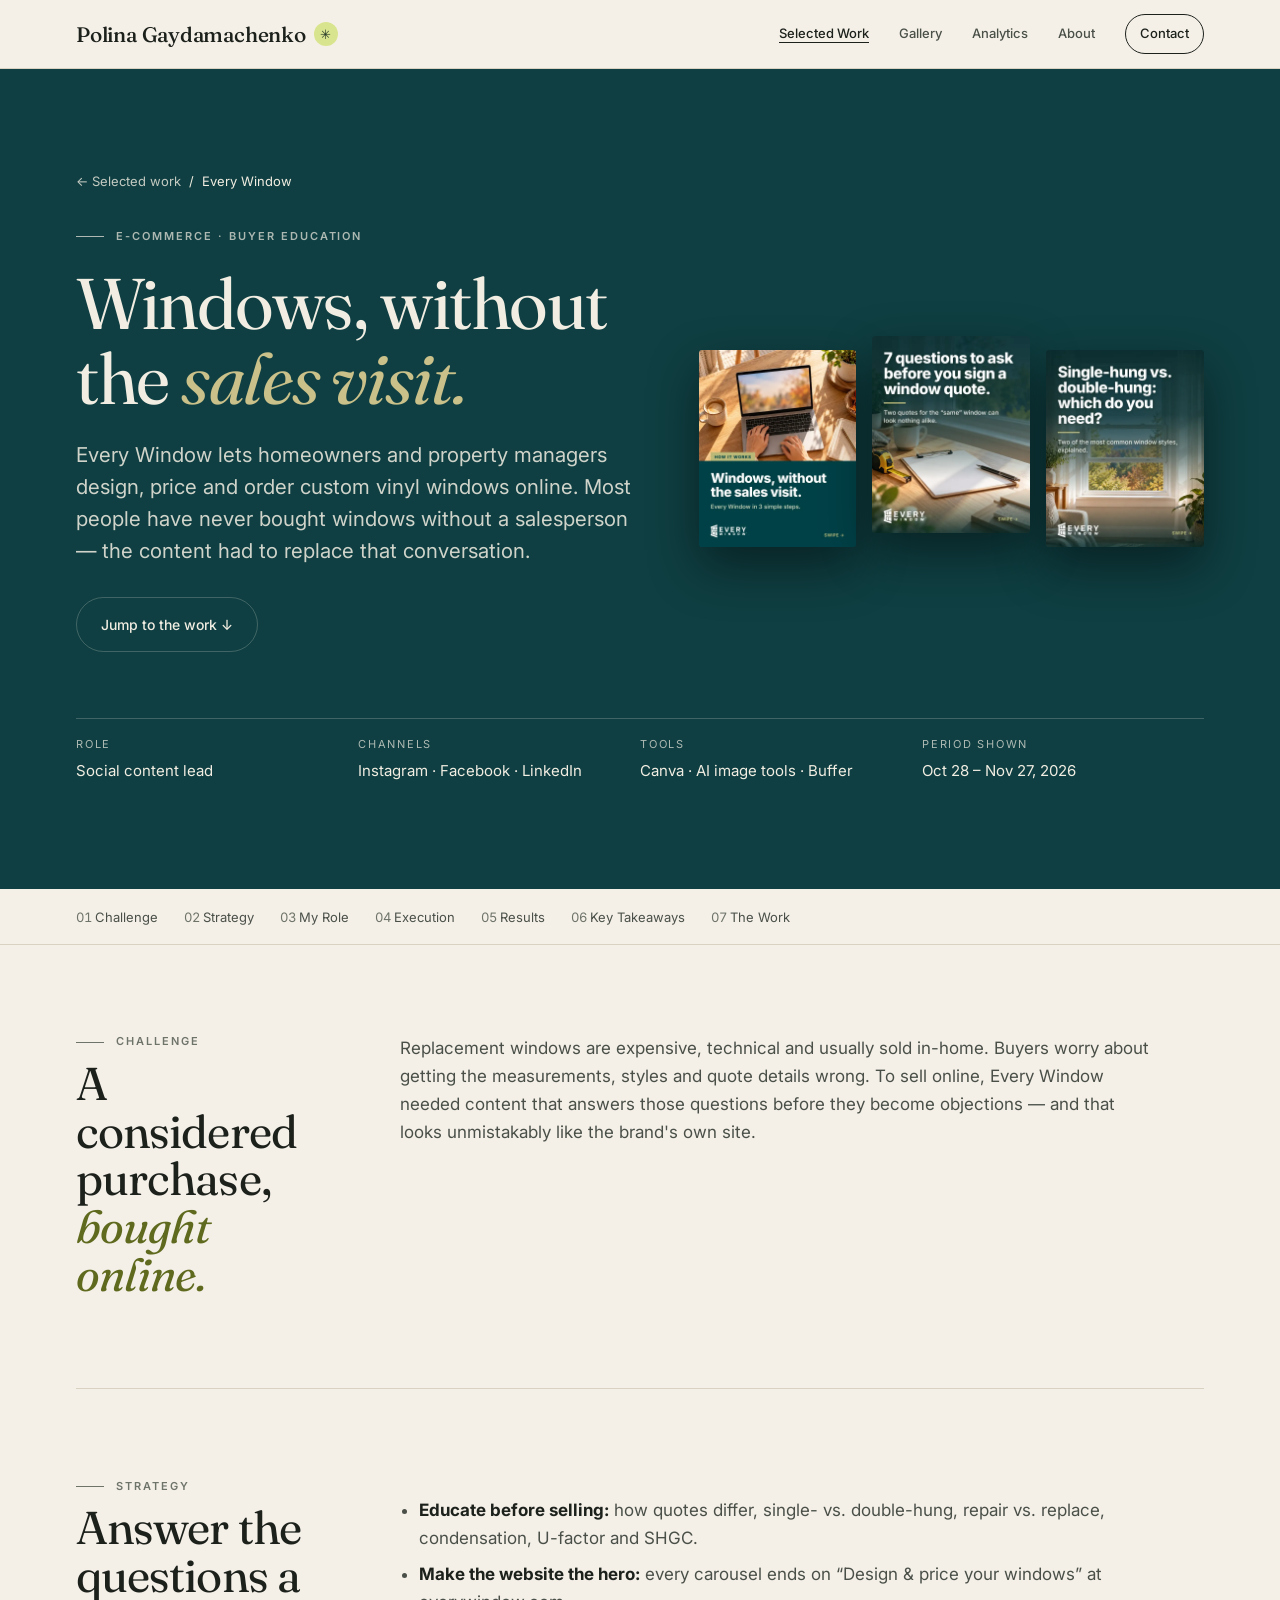
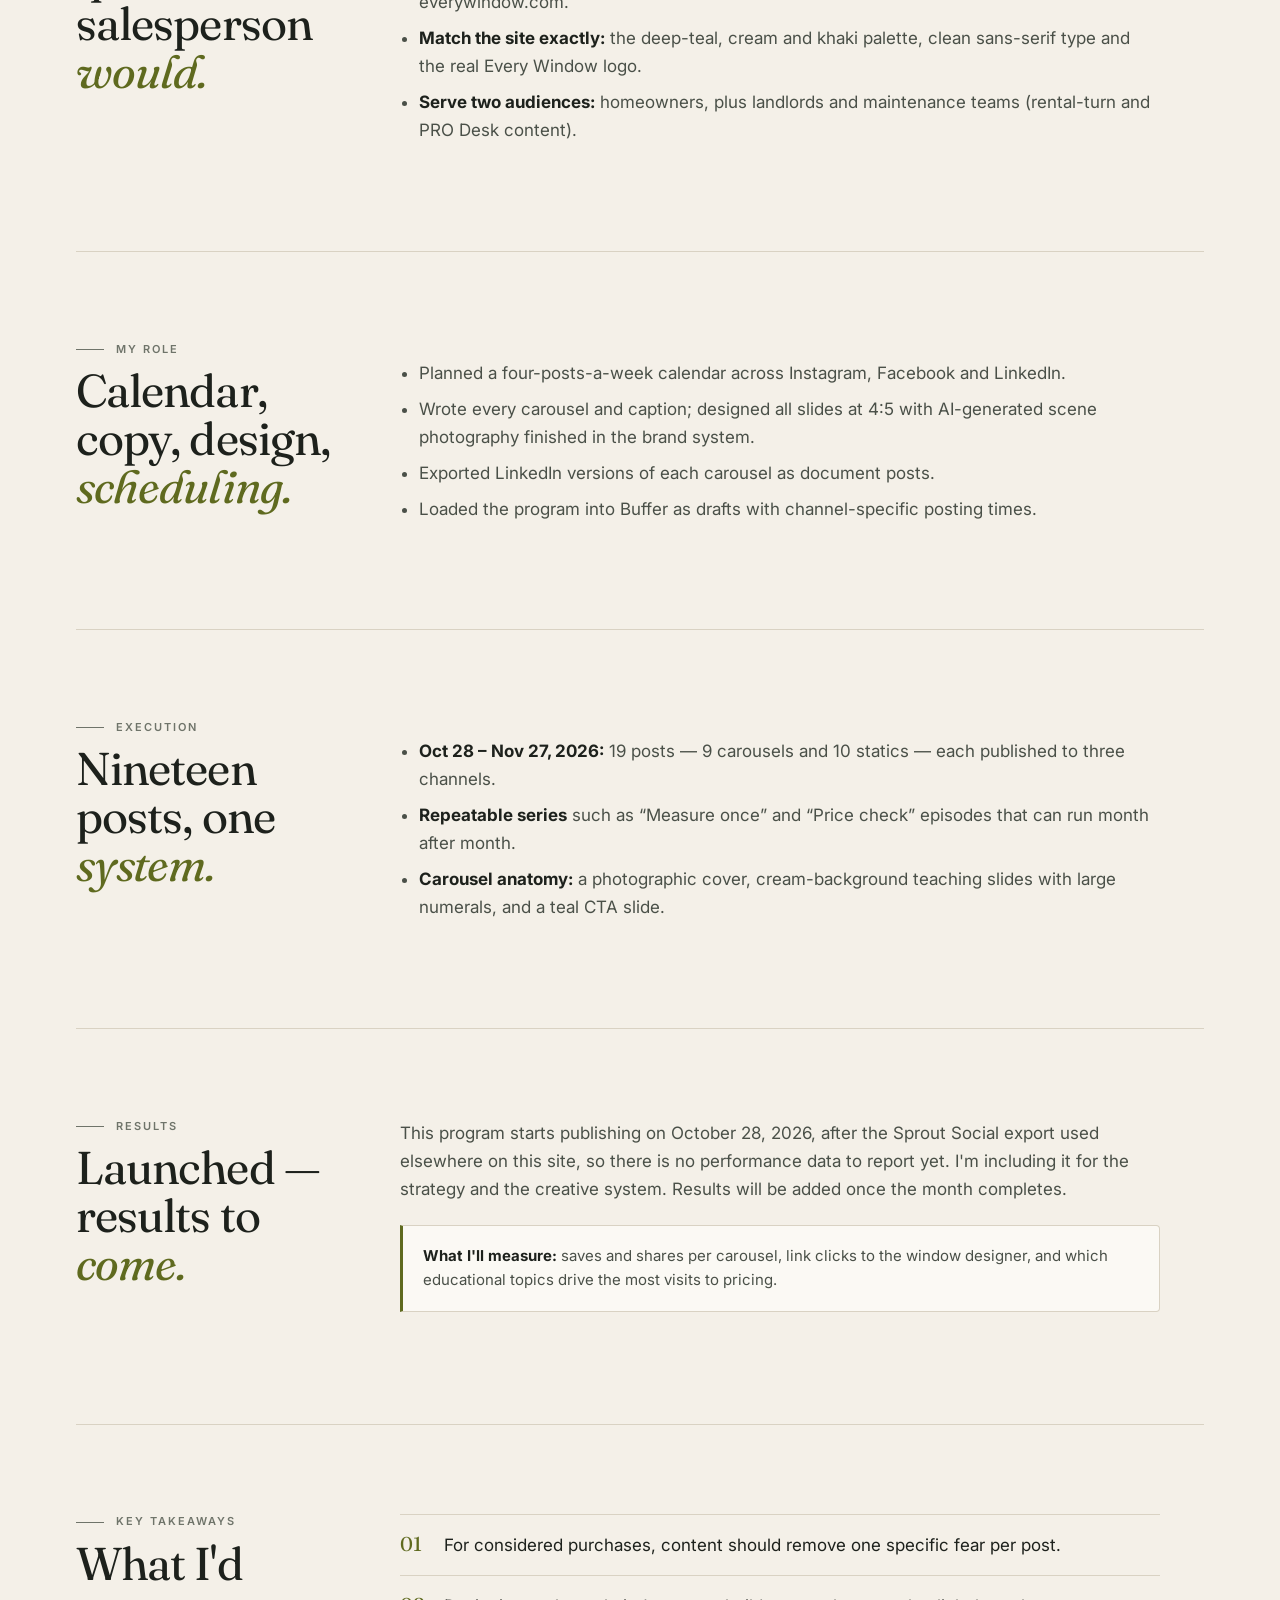
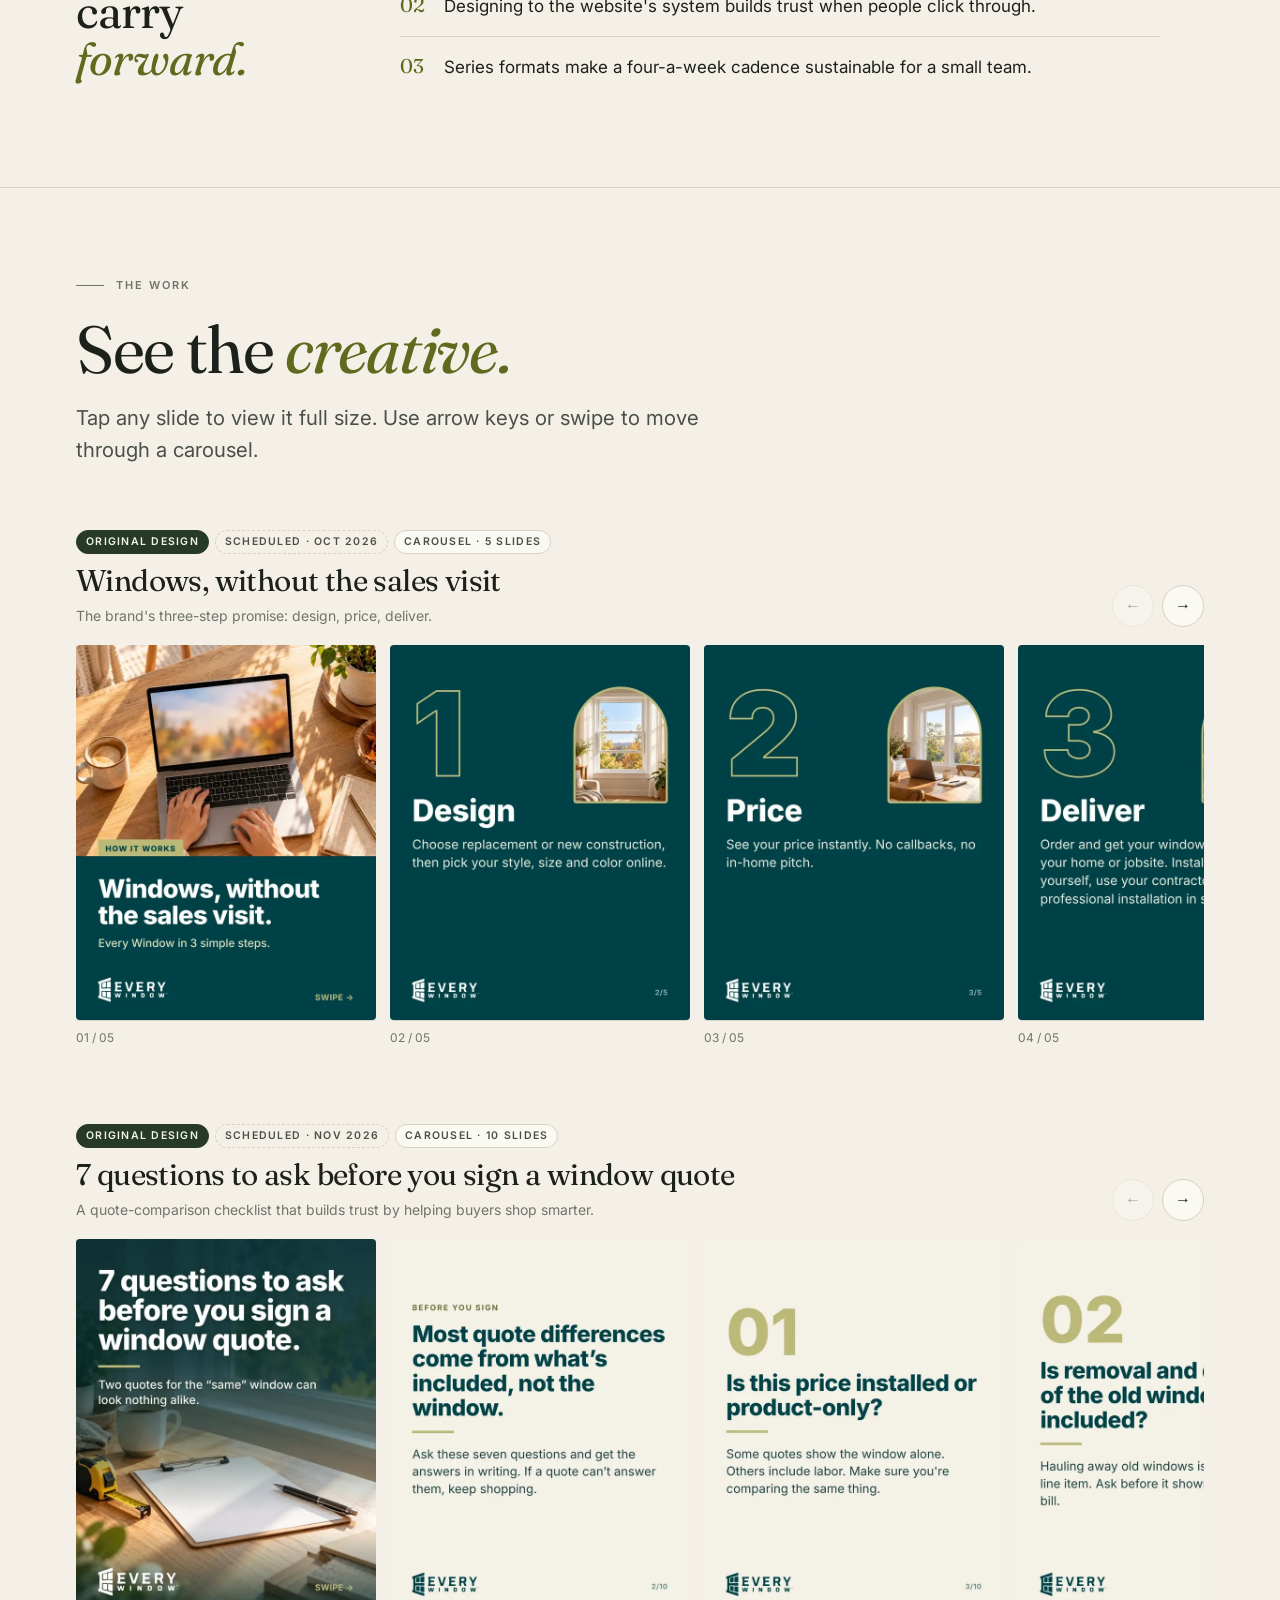
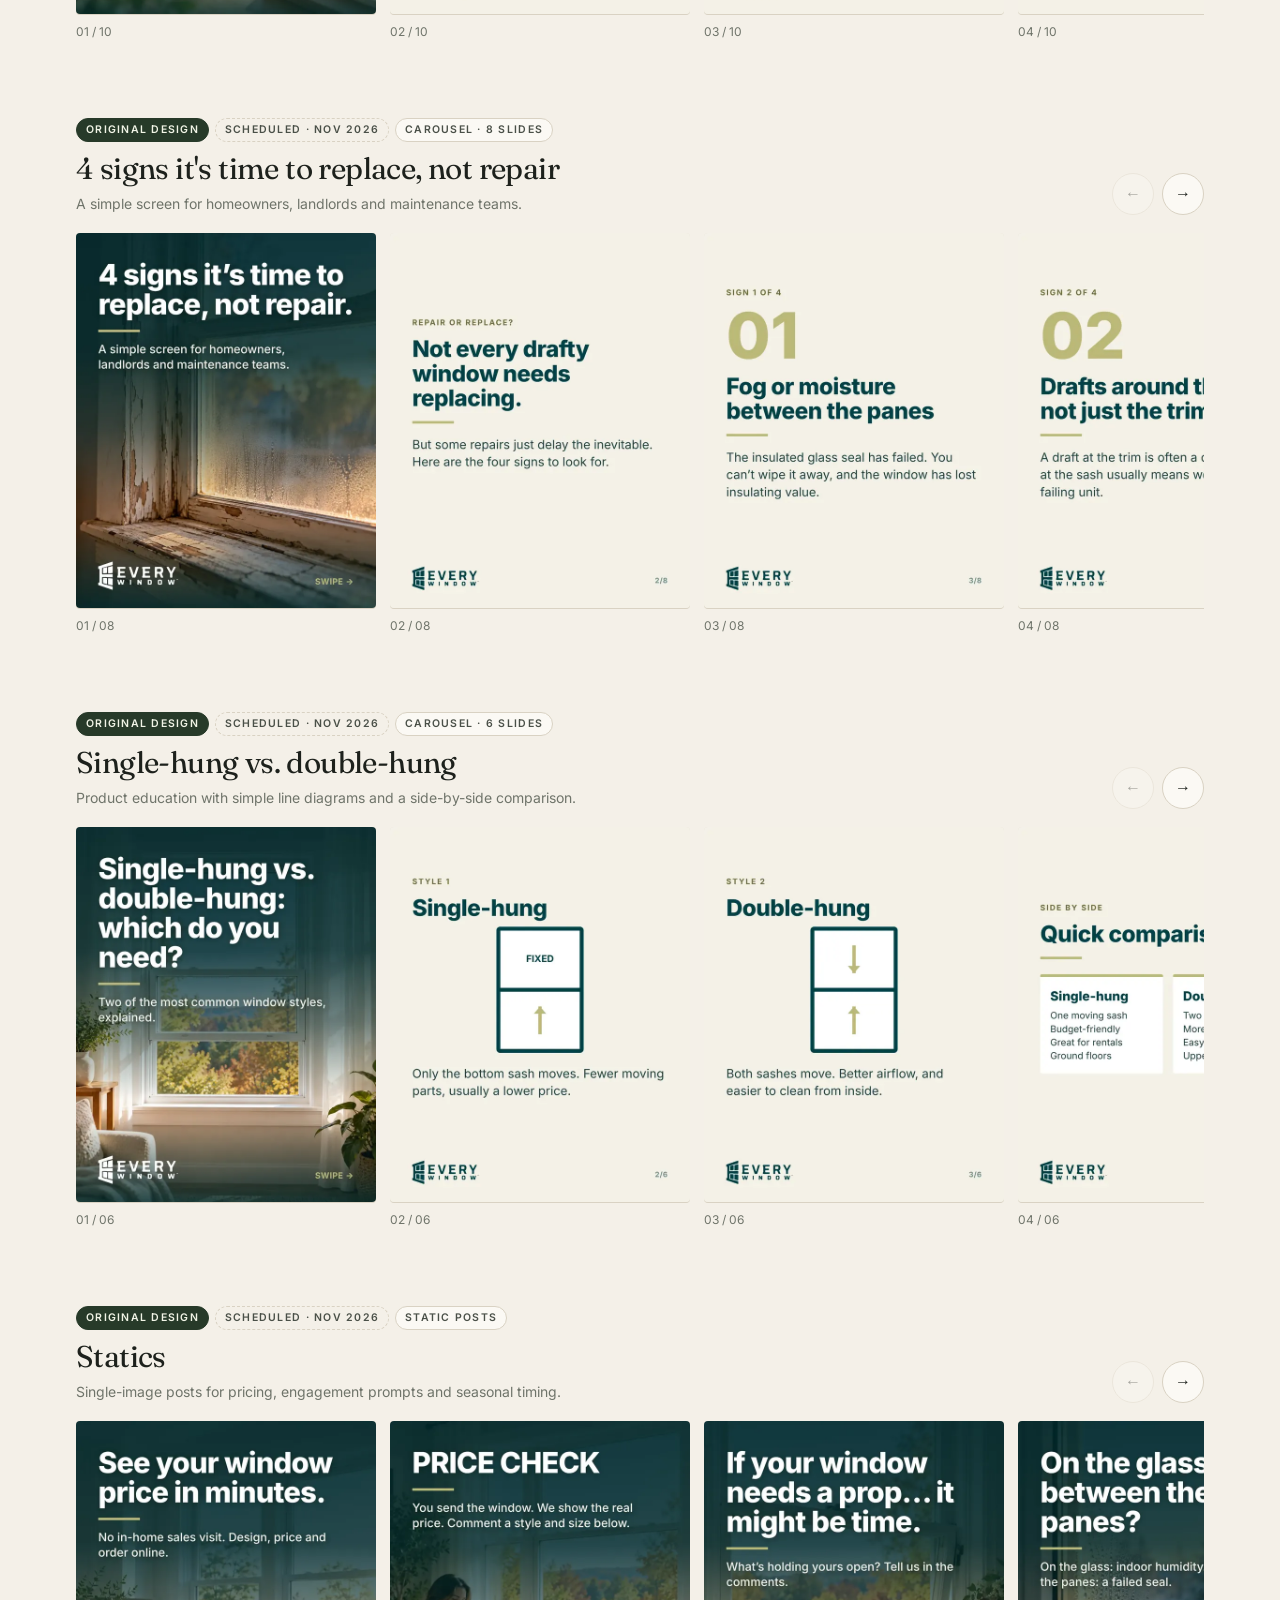
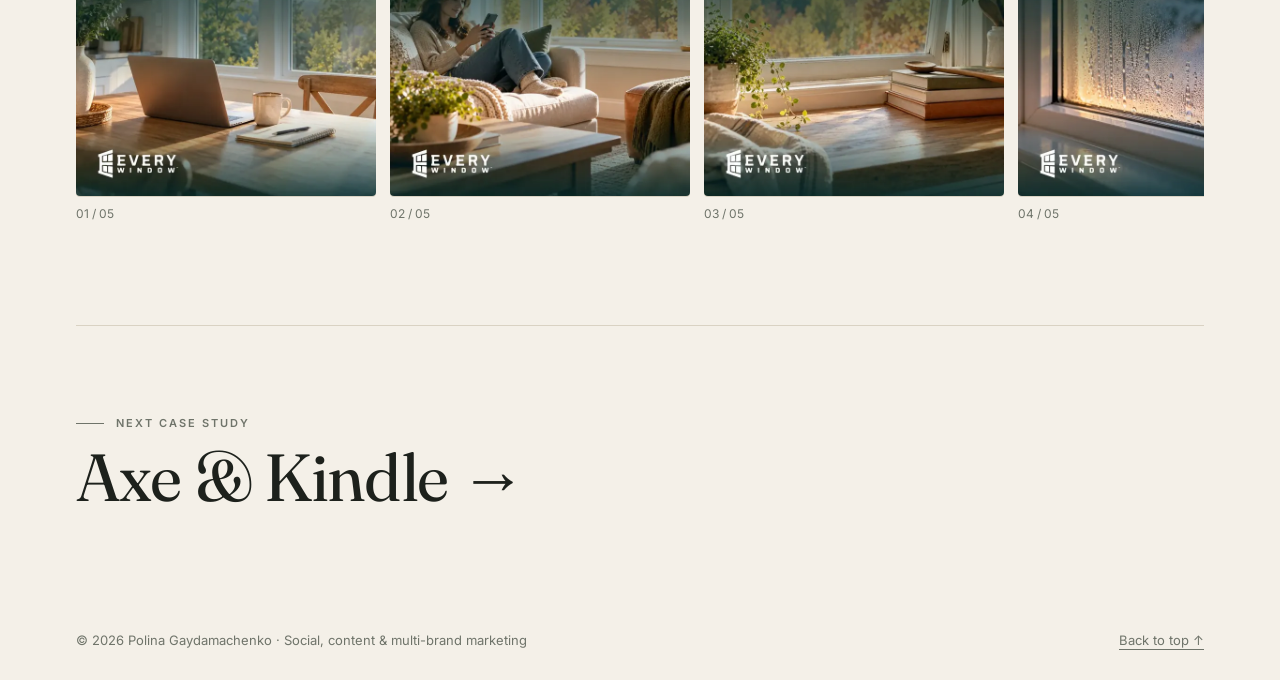
<file: every-window.html>
<!doctype html>
<html lang="en">
<head>
<meta charset="utf-8">
<meta name="viewport" content="width=device-width, initial-scale=1">
<title>Every Window — Case Study | Polina Gaydamachenko</title>
<meta name="description" content="Every Window case study: a buyer-education social content system for an online custom vinyl window brand, designed to match the website and drive people to design and price online.">
<meta name="author" content="Polina Gaydamachenko">
<link rel="canonical" href="https://polinayg.github.io/marketing-portfolio/every-window.html">
<meta property="og:type" content="website">
<meta property="og:site_name" content="Polina Gaydamachenko — Marketing Portfolio">
<meta property="og:title" content="Every Window — Case Study | Polina Gaydamachenko">
<meta property="og:description" content="Every Window case study: a buyer-education social content system for an online custom vinyl window brand, designed to match the website and drive people to design and price online.">
<meta property="og:url" content="https://polinayg.github.io/marketing-portfolio/every-window.html">
<meta property="og:image" content="https://polinayg.github.io/marketing-portfolio/assets/img/og-cover.jpg?v=2026-10-29-manager">
<meta property="og:image:type" content="image/jpeg">
<meta property="og:image:width" content="1200">
<meta property="og:image:height" content="630">
<meta property="og:image:alt" content="Polina Gaydamachenko, Multi-Brand Marketing Manager. Integrated strategy, creative execution, paid ads, websites, email and analytics. Campaign examples from Axe &amp; Kindle, NxtDib and Every Window.">
<meta name="twitter:card" content="summary_large_image">
<meta name="twitter:image" content="https://polinayg.github.io/marketing-portfolio/assets/img/og-cover.jpg?v=2026-10-29-manager">
<meta name="twitter:image:alt" content="Polina Gaydamachenko, Multi-Brand Marketing Manager. Integrated strategy, creative execution, paid ads, websites, email and analytics.">
<meta name="theme-color" content="#f4f0e8">
<link rel="icon" href="assets/img/favicon.svg" type="image/svg+xml">
<link rel="preconnect" href="https://fonts.googleapis.com">
<link rel="preconnect" href="https://fonts.gstatic.com" crossorigin>
<link href="https://fonts.googleapis.com/css2?family=Fraunces:ital,opsz,wght@0,9..144,300..500;1,9..144,300..500&family=Inter:wght@400;500;600&display=swap" rel="stylesheet">
<link rel="stylesheet" href="assets/css/site.css?v=2026-10-29">
</head>
<body>
<a class="skip" href="#main">Skip to content</a>
<header class="site-head"><div class="wrap">
<a class="brand" href="index.html" aria-label="Polina Gaydamachenko — home"><b>Polina Gaydamachenko</b><i aria-hidden="true">✳</i></a>
<button class="menu-btn" aria-expanded="false" aria-controls="nav">Menu</button>
<nav class="nav" id="nav" aria-label="Primary"><a href="index.html#work" aria-current="page">Selected Work</a><a href="gallery.html">Gallery</a><a href="index.html#analytics">Analytics</a><a href="index.html#about">About</a><a class="cta" href="index.html#contact">Contact</a></nav>
</div></header>
<main id="main">
<section class="cs-hero" style="--b-bg:#0f3f42;--b-ink:#f1ede2;--b-accent:#c9c08a;--accent:#5f6a1f" id="top"><div class="wrap">
<p class="crumbs"><a href="index.html#work">← Selected work</a> &nbsp;/&nbsp; Every Window</p>
<div class="cs-hero-grid"><div>
<div class="eyebrow">E-commerce · Buyer education</div>
<h1>Windows, without the <em>sales visit.</em></h1>
<p class="lede">Every Window lets homeowners and property managers design, price and order custom vinyl windows online. Most people have never bought windows without a salesperson — the content had to replace that conversation.</p>
<p><a class="btn ghost" style="color:var(--b-ink);border-color:var(--line);margin-top:10px" href="#work-every-window">Jump to the work ↓</a></p>
</div><div class="stack cs-stack"><img src="assets/img/every-window/how-it-works-01-sm.webp" srcset="assets/img/every-window/how-it-works-01-sm.webp 640w, assets/img/every-window/how-it-works-01.webp 1080w" sizes="(max-width:900px) 30vw, 200px" width="640" height="800" alt="Every Window carousel cover: “Windows, without the sales visit”" fetchpriority="high" decoding="async"><img src="assets/img/every-window/7-questions-01-sm.webp" srcset="assets/img/every-window/7-questions-01-sm.webp 640w, assets/img/every-window/7-questions-01.webp 1080w" sizes="(max-width:900px) 30vw, 200px" width="640" height="800" alt="Every Window carousel cover: “7 questions to ask before you sign a window quote”" fetchpriority="high" decoding="async"><img src="assets/img/every-window/single-vs-double-01-sm.webp" srcset="assets/img/every-window/single-vs-double-01-sm.webp 640w, assets/img/every-window/single-vs-double-01.webp 1080w" sizes="(max-width:900px) 30vw, 200px" width="640" height="800" alt="Every Window carousel cover: “Single-hung vs. double-hung”" fetchpriority="high" decoding="async"></div></div>
<dl class="facts"><div><dt>Role</dt><dd>Social content lead</dd></div><div><dt>Channels</dt><dd>Instagram · Facebook · LinkedIn</dd></div><div><dt>Tools</dt><dd>Canva · AI image tools · Buffer</dd></div><div><dt>Period shown</dt><dd>Oct 28 – Nov 27, 2026</dd></div></dl>
</div></section>
<nav class="cs-nav" aria-label="Case study sections"><ol><li><a href="#challenge">Challenge</a></li><li><a href="#strategy">Strategy</a></li><li><a href="#role">My Role</a></li><li><a href="#execution">Execution</a></li><li><a href="#results">Results</a></li><li><a href="#takeaways">Key Takeaways</a></li><li><a href="#work-every-window">The Work</a></li></ol></nav>
<div class="wrap" style="--accent:#5f6a1f">
<section class="chapter" id="challenge"><header><div class="eyebrow">Challenge</div><h2>A considered purchase, <em>bought online.</em></h2></header><div class="body"><p>Replacement windows are expensive, technical and usually sold in-home. Buyers worry about getting the measurements, styles and quote details wrong. To sell online, Every Window needed content that answers those questions before they become objections — and that looks unmistakably like the brand's own site.</p></div></section><section class="chapter" id="strategy"><header><div class="eyebrow">Strategy</div><h2>Answer the questions a salesperson <em>would.</em></h2></header><div class="body"><ul>
<li><strong>Educate before selling:</strong> how quotes differ, single- vs. double-hung, repair vs. replace, condensation, U-factor and SHGC.</li>
<li><strong>Make the website the hero:</strong> every carousel ends on “Design &amp; price your windows” at everywindow.com.</li>
<li><strong>Match the site exactly:</strong> the deep-teal, cream and khaki palette, clean sans-serif type and the real Every Window logo.</li>
<li><strong>Serve two audiences:</strong> homeowners, plus landlords and maintenance teams (rental-turn and PRO Desk content).</li>
</ul></div></section><section class="chapter" id="role"><header><div class="eyebrow">My Role</div><h2>Calendar, copy, design, <em>scheduling.</em></h2></header><div class="body"><ul><li>Planned a four-posts-a-week calendar across Instagram, Facebook and LinkedIn.</li>
<li>Wrote every carousel and caption; designed all slides at 4:5 with AI-generated scene photography finished in the brand system.</li>
<li>Exported LinkedIn versions of each carousel as document posts.</li>
<li>Loaded the program into Buffer as drafts with channel-specific posting times.</li></ul></div></section><section class="chapter" id="execution"><header><div class="eyebrow">Execution</div><h2>Nineteen posts, one <em>system.</em></h2></header><div class="body"><ul>
<li><strong>Oct 28 – Nov 27, 2026:</strong> 19 posts — 9 carousels and 10 statics — each published to three channels.</li>
<li><strong>Repeatable series</strong> such as “Measure once” and “Price check” episodes that can run month after month.</li>
<li><strong>Carousel anatomy:</strong> a photographic cover, cream-background teaching slides with large numerals, and a teal CTA slide.</li></ul></div></section><section class="chapter" id="results"><header><div class="eyebrow">Results</div><h2>Launched — results to <em>come.</em></h2></header><div class="body"><p>This program starts publishing on October 28, 2026, after the Sprout Social export used elsewhere on this site, so there is no performance data to report yet. I'm including it for the strategy and the creative system. Results will be added once the month completes.</p>
<div class="callout"><b>What I'll measure:</b> saves and shares per carousel, link clicks to the window designer, and which educational topics drive the most visits to pricing.</div></div></section><section class="chapter" id="takeaways"><header><div class="eyebrow">Key Takeaways</div><h2>What I'd carry <em>forward.</em></h2></header><div class="body"><ol class="takeaways">
<li>For considered purchases, content should remove one specific fear per post.</li>
<li>Designing to the website's system builds trust when people click through.</li>
<li>Series formats make a four-a-week cadence sustainable for a small team.</li>
</ol></div></section>
</div>
<section class="work" id="work-every-window" style="--accent:#5f6a1f"><div class="wrap">
<div class="eyebrow">The Work</div><h2>See the <em>creative.</em></h2>
<p class="lede" style="margin-top:18px">Tap any slide to view it full size. Use arrow keys or swipe to move through a carousel.</p>
<section class="set" data-carousel aria-labelledby="every-window-0-t">
<div class="set-head"><div><div class="badges"><span class="badge orig">Original design</span><span class="badge sched">Scheduled · Oct 2026</span><span class="badge">Carousel · 5 slides</span></div><h3 id="every-window-0-t">Windows, without the sales visit</h3><p>The brand's three-step promise: design, price, deliver.</p></div><div class="car-ctrl"><button type="button" data-dir="-1" aria-label="Scroll back">←</button><button type="button" data-dir="1" aria-label="Scroll forward">→</button></div></div>
<div class="track" tabindex="0" aria-label="Windows, without the sales visit slides"><figure class="slide"><button type="button" data-lb data-group="every-window-0" data-full="assets/img/every-window/how-it-works-01.webp" data-caption="Every Window — Windows, without the sales visit (1/5)" aria-label="Open larger: Cover: “Windows, without the sales visit” — hands on a laptop"><img src="assets/img/every-window/how-it-works-01-sm.webp" srcset="assets/img/every-window/how-it-works-01-sm.webp 640w, assets/img/every-window/how-it-works-01.webp 1080w" sizes="(max-width:760px) 62vw, 300px" width="640" height="800" alt="Cover: “Windows, without the sales visit” — hands on a laptop" loading="lazy" decoding="async"></button><figcaption>01 / 05</figcaption></figure><figure class="slide"><button type="button" data-lb data-group="every-window-0" data-full="assets/img/every-window/how-it-works-02.webp" data-caption="Every Window — Windows, without the sales visit (2/5)" aria-label="Open larger: Step 1 “Design”: choose replacement or new construction, then style, size and color online"><img src="assets/img/every-window/how-it-works-02-sm.webp" srcset="assets/img/every-window/how-it-works-02-sm.webp 640w, assets/img/every-window/how-it-works-02.webp 1080w" sizes="(max-width:760px) 62vw, 300px" width="640" height="800" alt="Step 1 “Design”: choose replacement or new construction, then style, size and color online" loading="lazy" decoding="async"></button><figcaption>02 / 05</figcaption></figure><figure class="slide"><button type="button" data-lb data-group="every-window-0" data-full="assets/img/every-window/how-it-works-03.webp" data-caption="Every Window — Windows, without the sales visit (3/5)" aria-label="Open larger: Step 2 “Price”: see your price instantly, no callbacks"><img src="assets/img/every-window/how-it-works-03-sm.webp" srcset="assets/img/every-window/how-it-works-03-sm.webp 640w, assets/img/every-window/how-it-works-03.webp 1080w" sizes="(max-width:760px) 62vw, 300px" width="640" height="800" alt="Step 2 “Price”: see your price instantly, no callbacks" loading="lazy" decoding="async"></button><figcaption>03 / 05</figcaption></figure><figure class="slide"><button type="button" data-lb data-group="every-window-0" data-full="assets/img/every-window/how-it-works-04.webp" data-caption="Every Window — Windows, without the sales visit (4/5)" aria-label="Open larger: Step 3 “Deliver”: delivered to your home or jobsite"><img src="assets/img/every-window/how-it-works-04-sm.webp" srcset="assets/img/every-window/how-it-works-04-sm.webp 640w, assets/img/every-window/how-it-works-04.webp 1080w" sizes="(max-width:760px) 62vw, 300px" width="640" height="800" alt="Step 3 “Deliver”: delivered to your home or jobsite" loading="lazy" decoding="async"></button><figcaption>04 / 05</figcaption></figure><figure class="slide"><button type="button" data-lb data-group="every-window-0" data-full="assets/img/every-window/how-it-works-05.webp" data-caption="Every Window — Windows, without the sales visit (5/5)" aria-label="Open larger: End slide: “Design your windows in minutes” with PRO Desk note"><img src="assets/img/every-window/how-it-works-05-sm.webp" srcset="assets/img/every-window/how-it-works-05-sm.webp 640w, assets/img/every-window/how-it-works-05.webp 1080w" sizes="(max-width:760px) 62vw, 300px" width="640" height="800" alt="End slide: “Design your windows in minutes” with PRO Desk note" loading="lazy" decoding="async"></button><figcaption>05 / 05</figcaption></figure></div>
</section><section class="set" data-carousel aria-labelledby="every-window-1-t">
<div class="set-head"><div><div class="badges"><span class="badge orig">Original design</span><span class="badge sched">Scheduled · Nov 2026</span><span class="badge">Carousel · 10 slides</span></div><h3 id="every-window-1-t">7 questions to ask before you sign a window quote</h3><p>A quote-comparison checklist that builds trust by helping buyers shop smarter.</p></div><div class="car-ctrl"><button type="button" data-dir="-1" aria-label="Scroll back">←</button><button type="button" data-dir="1" aria-label="Scroll forward">→</button></div></div>
<div class="track" tabindex="0" aria-label="7 questions to ask before you sign a window quote slides"><figure class="slide"><button type="button" data-lb data-group="every-window-1" data-full="assets/img/every-window/7-questions-01.webp" data-caption="Every Window — 7 questions to ask before you sign a window quote (1/10)" aria-label="Open larger: Cover: “7 questions to ask before you sign a window quote” — clipboard and tape measure"><img src="assets/img/every-window/7-questions-01-sm.webp" srcset="assets/img/every-window/7-questions-01-sm.webp 640w, assets/img/every-window/7-questions-01.webp 1080w" sizes="(max-width:760px) 62vw, 300px" width="640" height="800" alt="Cover: “7 questions to ask before you sign a window quote” — clipboard and tape measure" loading="lazy" decoding="async"></button><figcaption>01 / 10</figcaption></figure><figure class="slide"><button type="button" data-lb data-group="every-window-1" data-full="assets/img/every-window/7-questions-02.webp" data-caption="Every Window — 7 questions to ask before you sign a window quote (2/10)" aria-label="Open larger: Intro: most quote differences come from what&#x27;s included, not the window"><img src="assets/img/every-window/7-questions-02-sm.webp" srcset="assets/img/every-window/7-questions-02-sm.webp 640w, assets/img/every-window/7-questions-02.webp 1080w" sizes="(max-width:760px) 62vw, 300px" width="640" height="800" alt="Intro: most quote differences come from what&#x27;s included, not the window" loading="lazy" decoding="async"></button><figcaption>02 / 10</figcaption></figure><figure class="slide"><button type="button" data-lb data-group="every-window-1" data-full="assets/img/every-window/7-questions-03.webp" data-caption="Every Window — 7 questions to ask before you sign a window quote (3/10)" aria-label="Open larger: Question 1: is this price installed or product-only?"><img src="assets/img/every-window/7-questions-03-sm.webp" srcset="assets/img/every-window/7-questions-03-sm.webp 640w, assets/img/every-window/7-questions-03.webp 1080w" sizes="(max-width:760px) 62vw, 300px" width="640" height="800" alt="Question 1: is this price installed or product-only?" loading="lazy" decoding="async"></button><figcaption>03 / 10</figcaption></figure><figure class="slide"><button type="button" data-lb data-group="every-window-1" data-full="assets/img/every-window/7-questions-04.webp" data-caption="Every Window — 7 questions to ask before you sign a window quote (4/10)" aria-label="Open larger: Question 2: is removal and disposal included?"><img src="assets/img/every-window/7-questions-04-sm.webp" srcset="assets/img/every-window/7-questions-04-sm.webp 640w, assets/img/every-window/7-questions-04.webp 1080w" sizes="(max-width:760px) 62vw, 300px" width="640" height="800" alt="Question 2: is removal and disposal included?" loading="lazy" decoding="async"></button><figcaption>04 / 10</figcaption></figure><figure class="slide"><button type="button" data-lb data-group="every-window-1" data-full="assets/img/every-window/7-questions-05.webp" data-caption="Every Window — 7 questions to ask before you sign a window quote (5/10)" aria-label="Open larger: Question 3: full-frame or insert replacement?"><img src="assets/img/every-window/7-questions-05-sm.webp" srcset="assets/img/every-window/7-questions-05-sm.webp 640w, assets/img/every-window/7-questions-05.webp 1080w" sizes="(max-width:760px) 62vw, 300px" width="640" height="800" alt="Question 3: full-frame or insert replacement?" loading="lazy" decoding="async"></button><figcaption>05 / 10</figcaption></figure><figure class="slide"><button type="button" data-lb data-group="every-window-1" data-full="assets/img/every-window/7-questions-06.webp" data-caption="Every Window — 7 questions to ask before you sign a window quote (6/10)" aria-label="Open larger: Question 4: what glass package is included?"><img src="assets/img/every-window/7-questions-06-sm.webp" srcset="assets/img/every-window/7-questions-06-sm.webp 640w, assets/img/every-window/7-questions-06.webp 1080w" sizes="(max-width:760px) 62vw, 300px" width="640" height="800" alt="Question 4: what glass package is included?" loading="lazy" decoding="async"></button><figcaption>06 / 10</figcaption></figure><figure class="slide"><button type="button" data-lb data-group="every-window-1" data-full="assets/img/every-window/7-questions-07.webp" data-caption="Every Window — 7 questions to ask before you sign a window quote (7/10)" aria-label="Open larger: Question 5: who handles trim, caulk and finish work?"><img src="assets/img/every-window/7-questions-07-sm.webp" srcset="assets/img/every-window/7-questions-07-sm.webp 640w, assets/img/every-window/7-questions-07.webp 1080w" sizes="(max-width:760px) 62vw, 300px" width="640" height="800" alt="Question 5: who handles trim, caulk and finish work?" loading="lazy" decoding="async"></button><figcaption>07 / 10</figcaption></figure><figure class="slide"><button type="button" data-lb data-group="every-window-1" data-full="assets/img/every-window/7-questions-08.webp" data-caption="Every Window — 7 questions to ask before you sign a window quote (8/10)" aria-label="Open larger: Question 6: what does the warranty cover, and who backs it?"><img src="assets/img/every-window/7-questions-08-sm.webp" srcset="assets/img/every-window/7-questions-08-sm.webp 640w, assets/img/every-window/7-questions-08.webp 1080w" sizes="(max-width:760px) 62vw, 300px" width="640" height="800" alt="Question 6: what does the warranty cover, and who backs it?" loading="lazy" decoding="async"></button><figcaption>08 / 10</figcaption></figure><figure class="slide"><button type="button" data-lb data-group="every-window-1" data-full="assets/img/every-window/7-questions-09.webp" data-caption="Every Window — 7 questions to ask before you sign a window quote (9/10)" aria-label="Open larger: Question 7: how long from order to install?"><img src="assets/img/every-window/7-questions-09-sm.webp" srcset="assets/img/every-window/7-questions-09-sm.webp 640w, assets/img/every-window/7-questions-09.webp 1080w" sizes="(max-width:760px) 62vw, 300px" width="640" height="800" alt="Question 7: how long from order to install?" loading="lazy" decoding="async"></button><figcaption>09 / 10</figcaption></figure><figure class="slide"><button type="button" data-lb data-group="every-window-1" data-full="assets/img/every-window/7-questions-10.webp" data-caption="Every Window — 7 questions to ask before you sign a window quote (10/10)" aria-label="Open larger: End slide: “Want a number you can compare?” with design-and-price button"><img src="assets/img/every-window/7-questions-10-sm.webp" srcset="assets/img/every-window/7-questions-10-sm.webp 640w, assets/img/every-window/7-questions-10.webp 1080w" sizes="(max-width:760px) 62vw, 300px" width="640" height="800" alt="End slide: “Want a number you can compare?” with design-and-price button" loading="lazy" decoding="async"></button><figcaption>10 / 10</figcaption></figure></div>
</section><section class="set" data-carousel aria-labelledby="every-window-2-t">
<div class="set-head"><div><div class="badges"><span class="badge orig">Original design</span><span class="badge sched">Scheduled · Nov 2026</span><span class="badge">Carousel · 8 slides</span></div><h3 id="every-window-2-t">4 signs it&#x27;s time to replace, not repair</h3><p>A simple screen for homeowners, landlords and maintenance teams.</p></div><div class="car-ctrl"><button type="button" data-dir="-1" aria-label="Scroll back">←</button><button type="button" data-dir="1" aria-label="Scroll forward">→</button></div></div>
<div class="track" tabindex="0" aria-label="4 signs it&#x27;s time to replace, not repair slides"><figure class="slide"><button type="button" data-lb data-group="every-window-2" data-full="assets/img/every-window/repair-vs-replace-01.webp" data-caption="Every Window — 4 signs it&#x27;s time to replace, not repair (1/8)" aria-label="Open larger: Cover: “4 signs it&#x27;s time to replace, not repair” — a weathered window frame"><img src="assets/img/every-window/repair-vs-replace-01-sm.webp" srcset="assets/img/every-window/repair-vs-replace-01-sm.webp 640w, assets/img/every-window/repair-vs-replace-01.webp 1080w" sizes="(max-width:760px) 62vw, 300px" width="640" height="800" alt="Cover: “4 signs it&#x27;s time to replace, not repair” — a weathered window frame" loading="lazy" decoding="async"></button><figcaption>01 / 08</figcaption></figure><figure class="slide"><button type="button" data-lb data-group="every-window-2" data-full="assets/img/every-window/repair-vs-replace-02.webp" data-caption="Every Window — 4 signs it&#x27;s time to replace, not repair (2/8)" aria-label="Open larger: Intro: not every drafty window needs replacing"><img src="assets/img/every-window/repair-vs-replace-02-sm.webp" srcset="assets/img/every-window/repair-vs-replace-02-sm.webp 640w, assets/img/every-window/repair-vs-replace-02.webp 1080w" sizes="(max-width:760px) 62vw, 300px" width="640" height="800" alt="Intro: not every drafty window needs replacing" loading="lazy" decoding="async"></button><figcaption>02 / 08</figcaption></figure><figure class="slide"><button type="button" data-lb data-group="every-window-2" data-full="assets/img/every-window/repair-vs-replace-03.webp" data-caption="Every Window — 4 signs it&#x27;s time to replace, not repair (3/8)" aria-label="Open larger: Sign 1: fog or moisture between the panes"><img src="assets/img/every-window/repair-vs-replace-03-sm.webp" srcset="assets/img/every-window/repair-vs-replace-03-sm.webp 640w, assets/img/every-window/repair-vs-replace-03.webp 1080w" sizes="(max-width:760px) 62vw, 300px" width="640" height="800" alt="Sign 1: fog or moisture between the panes" loading="lazy" decoding="async"></button><figcaption>03 / 08</figcaption></figure><figure class="slide"><button type="button" data-lb data-group="every-window-2" data-full="assets/img/every-window/repair-vs-replace-04.webp" data-caption="Every Window — 4 signs it&#x27;s time to replace, not repair (4/8)" aria-label="Open larger: Sign 2: drafts around the sash, not just the trim"><img src="assets/img/every-window/repair-vs-replace-04-sm.webp" srcset="assets/img/every-window/repair-vs-replace-04-sm.webp 640w, assets/img/every-window/repair-vs-replace-04.webp 1080w" sizes="(max-width:760px) 62vw, 300px" width="640" height="800" alt="Sign 2: drafts around the sash, not just the trim" loading="lazy" decoding="async"></button><figcaption>04 / 08</figcaption></figure><figure class="slide"><button type="button" data-lb data-group="every-window-2" data-full="assets/img/every-window/repair-vs-replace-05.webp" data-caption="Every Window — 4 signs it&#x27;s time to replace, not repair (5/8)" aria-label="Open larger: Sign 3: windows that stick or won&#x27;t lock"><img src="assets/img/every-window/repair-vs-replace-05-sm.webp" srcset="assets/img/every-window/repair-vs-replace-05-sm.webp 640w, assets/img/every-window/repair-vs-replace-05.webp 1080w" sizes="(max-width:760px) 62vw, 300px" width="640" height="800" alt="Sign 3: windows that stick or won&#x27;t lock" loading="lazy" decoding="async"></button><figcaption>05 / 08</figcaption></figure><figure class="slide"><button type="button" data-lb data-group="every-window-2" data-full="assets/img/every-window/repair-vs-replace-06.webp" data-caption="Every Window — 4 signs it&#x27;s time to replace, not repair (6/8)" aria-label="Open larger: Sign 4: soft, rotting or cracked frames"><img src="assets/img/every-window/repair-vs-replace-06-sm.webp" srcset="assets/img/every-window/repair-vs-replace-06-sm.webp 640w, assets/img/every-window/repair-vs-replace-06.webp 1080w" sizes="(max-width:760px) 62vw, 300px" width="640" height="800" alt="Sign 4: soft, rotting or cracked frames" loading="lazy" decoding="async"></button><figcaption>06 / 08</figcaption></figure><figure class="slide"><button type="button" data-lb data-group="every-window-2" data-full="assets/img/every-window/repair-vs-replace-07.webp" data-caption="Every Window — 4 signs it&#x27;s time to replace, not repair (7/8)" aria-label="Open larger: Rule of thumb: one sign, maybe repair; two or more, price a replacement"><img src="assets/img/every-window/repair-vs-replace-07-sm.webp" srcset="assets/img/every-window/repair-vs-replace-07-sm.webp 640w, assets/img/every-window/repair-vs-replace-07.webp 1080w" sizes="(max-width:760px) 62vw, 300px" width="640" height="800" alt="Rule of thumb: one sign, maybe repair; two or more, price a replacement" loading="lazy" decoding="async"></button><figcaption>07 / 08</figcaption></figure><figure class="slide"><button type="button" data-lb data-group="every-window-2" data-full="assets/img/every-window/repair-vs-replace-08.webp" data-caption="Every Window — 4 signs it&#x27;s time to replace, not repair (8/8)" aria-label="Open larger: End slide: “See what a replacement actually costs”"><img src="assets/img/every-window/repair-vs-replace-08-sm.webp" srcset="assets/img/every-window/repair-vs-replace-08-sm.webp 640w, assets/img/every-window/repair-vs-replace-08.webp 1080w" sizes="(max-width:760px) 62vw, 300px" width="640" height="800" alt="End slide: “See what a replacement actually costs”" loading="lazy" decoding="async"></button><figcaption>08 / 08</figcaption></figure></div>
</section><section class="set" data-carousel aria-labelledby="every-window-3-t">
<div class="set-head"><div><div class="badges"><span class="badge orig">Original design</span><span class="badge sched">Scheduled · Nov 2026</span><span class="badge">Carousel · 6 slides</span></div><h3 id="every-window-3-t">Single-hung vs. double-hung</h3><p>Product education with simple line diagrams and a side-by-side comparison.</p></div><div class="car-ctrl"><button type="button" data-dir="-1" aria-label="Scroll back">←</button><button type="button" data-dir="1" aria-label="Scroll forward">→</button></div></div>
<div class="track" tabindex="0" aria-label="Single-hung vs. double-hung slides"><figure class="slide"><button type="button" data-lb data-group="every-window-3" data-full="assets/img/every-window/single-vs-double-01.webp" data-caption="Every Window — Single-hung vs. double-hung (1/6)" aria-label="Open larger: Cover: “Single-hung vs. double-hung: which do you need?”"><img src="assets/img/every-window/single-vs-double-01-sm.webp" srcset="assets/img/every-window/single-vs-double-01-sm.webp 640w, assets/img/every-window/single-vs-double-01.webp 1080w" sizes="(max-width:760px) 62vw, 300px" width="640" height="800" alt="Cover: “Single-hung vs. double-hung: which do you need?”" loading="lazy" decoding="async"></button><figcaption>01 / 06</figcaption></figure><figure class="slide"><button type="button" data-lb data-group="every-window-3" data-full="assets/img/every-window/single-vs-double-02.webp" data-caption="Every Window — Single-hung vs. double-hung (2/6)" aria-label="Open larger: Single-hung diagram: only the bottom sash moves"><img src="assets/img/every-window/single-vs-double-02-sm.webp" srcset="assets/img/every-window/single-vs-double-02-sm.webp 640w, assets/img/every-window/single-vs-double-02.webp 1080w" sizes="(max-width:760px) 62vw, 300px" width="640" height="800" alt="Single-hung diagram: only the bottom sash moves" loading="lazy" decoding="async"></button><figcaption>02 / 06</figcaption></figure><figure class="slide"><button type="button" data-lb data-group="every-window-3" data-full="assets/img/every-window/single-vs-double-03.webp" data-caption="Every Window — Single-hung vs. double-hung (3/6)" aria-label="Open larger: Double-hung diagram: both sashes move"><img src="assets/img/every-window/single-vs-double-03-sm.webp" srcset="assets/img/every-window/single-vs-double-03-sm.webp 640w, assets/img/every-window/single-vs-double-03.webp 1080w" sizes="(max-width:760px) 62vw, 300px" width="640" height="800" alt="Double-hung diagram: both sashes move" loading="lazy" decoding="async"></button><figcaption>03 / 06</figcaption></figure><figure class="slide"><button type="button" data-lb data-group="every-window-3" data-full="assets/img/every-window/single-vs-double-04.webp" data-caption="Every Window — Single-hung vs. double-hung (4/6)" aria-label="Open larger: Quick side-by-side comparison of both styles"><img src="assets/img/every-window/single-vs-double-04-sm.webp" srcset="assets/img/every-window/single-vs-double-04-sm.webp 640w, assets/img/every-window/single-vs-double-04.webp 1080w" sizes="(max-width:760px) 62vw, 300px" width="640" height="800" alt="Quick side-by-side comparison of both styles" loading="lazy" decoding="async"></button><figcaption>04 / 06</figcaption></figure><figure class="slide"><button type="button" data-lb data-group="every-window-3" data-full="assets/img/every-window/single-vs-double-05.webp" data-caption="Every Window — Single-hung vs. double-hung (5/6)" aria-label="Open larger: Rule of thumb: double-hung for cleaning access, single-hung for budget"><img src="assets/img/every-window/single-vs-double-05-sm.webp" srcset="assets/img/every-window/single-vs-double-05-sm.webp 640w, assets/img/every-window/single-vs-double-05.webp 1080w" sizes="(max-width:760px) 62vw, 300px" width="640" height="800" alt="Rule of thumb: double-hung for cleaning access, single-hung for budget" loading="lazy" decoding="async"></button><figcaption>05 / 06</figcaption></figure><figure class="slide"><button type="button" data-lb data-group="every-window-3" data-full="assets/img/every-window/single-vs-double-06.webp" data-caption="Every Window — Single-hung vs. double-hung (6/6)" aria-label="Open larger: End slide: “Compare both styles” in the builder"><img src="assets/img/every-window/single-vs-double-06-sm.webp" srcset="assets/img/every-window/single-vs-double-06-sm.webp 640w, assets/img/every-window/single-vs-double-06.webp 1080w" sizes="(max-width:760px) 62vw, 300px" width="640" height="800" alt="End slide: “Compare both styles” in the builder" loading="lazy" decoding="async"></button><figcaption>06 / 06</figcaption></figure></div>
</section><section class="set" data-carousel aria-labelledby="every-window-4-t">
<div class="set-head"><div><div class="badges"><span class="badge orig">Original design</span><span class="badge sched">Scheduled · Nov 2026</span><span class="badge">Static posts</span></div><h3 id="every-window-4-t">Statics</h3><p>Single-image posts for pricing, engagement prompts and seasonal timing.</p></div><div class="car-ctrl"><button type="button" data-dir="-1" aria-label="Scroll back">←</button><button type="button" data-dir="1" aria-label="Scroll forward">→</button></div></div>
<div class="track" tabindex="0" aria-label="Statics slides"><figure class="slide"><button type="button" data-lb data-group="every-window-4" data-full="assets/img/every-window/see-your-price.webp" data-caption="Every Window — Statics (1/5)" aria-label="Open larger: Static post: “See your window price in minutes.” laptop by a sunny window"><img src="assets/img/every-window/see-your-price-sm.webp" srcset="assets/img/every-window/see-your-price-sm.webp 640w, assets/img/every-window/see-your-price.webp 1080w" sizes="(max-width:760px) 62vw, 300px" width="640" height="800" alt="Static post: “See your window price in minutes.” laptop by a sunny window" loading="lazy" decoding="async"></button><figcaption>01 / 05</figcaption></figure><figure class="slide"><button type="button" data-lb data-group="every-window-4" data-full="assets/img/every-window/price-check.webp" data-caption="Every Window — Statics (2/5)" aria-label="Open larger: Static post: “Price check” — comment a style and size to see a real price"><img src="assets/img/every-window/price-check-sm.webp" srcset="assets/img/every-window/price-check-sm.webp 640w, assets/img/every-window/price-check.webp 1080w" sizes="(max-width:760px) 62vw, 300px" width="640" height="800" alt="Static post: “Price check” — comment a style and size to see a real price" loading="lazy" decoding="async"></button><figcaption>02 / 05</figcaption></figure><figure class="slide"><button type="button" data-lb data-group="every-window-4" data-full="assets/img/every-window/window-prop.webp" data-caption="Every Window — Statics (3/5)" aria-label="Open larger: Static post: “If your window needs a prop… it might be time.”"><img src="assets/img/every-window/window-prop-sm.webp" srcset="assets/img/every-window/window-prop-sm.webp 640w, assets/img/every-window/window-prop.webp 1080w" sizes="(max-width:760px) 62vw, 300px" width="640" height="800" alt="Static post: “If your window needs a prop… it might be time.”" loading="lazy" decoding="async"></button><figcaption>03 / 05</figcaption></figure><figure class="slide"><button type="button" data-lb data-group="every-window-4" data-full="assets/img/every-window/condensation.webp" data-caption="Every Window — Statics (4/5)" aria-label="Open larger: Static post: “On the glass, or between the panes?” condensation explainer"><img src="assets/img/every-window/condensation-sm.webp" srcset="assets/img/every-window/condensation-sm.webp 640w, assets/img/every-window/condensation.webp 1080w" sizes="(max-width:760px) 62vw, 300px" width="640" height="800" alt="Static post: “On the glass, or between the panes?” condensation explainer" loading="lazy" decoding="async"></button><figcaption>04 / 05</figcaption></figure><figure class="slide"><button type="button" data-lb data-group="every-window-4" data-full="assets/img/every-window/order-now.webp" data-caption="Every Window — Statics (5/5)" aria-label="Open larger: Static post: “Order now. Install when your crew is ready.”"><img src="assets/img/every-window/order-now-sm.webp" srcset="assets/img/every-window/order-now-sm.webp 640w, assets/img/every-window/order-now.webp 1080w" sizes="(max-width:760px) 62vw, 300px" width="640" height="800" alt="Static post: “Order now. Install when your crew is ready.”" loading="lazy" decoding="async"></button><figcaption>05 / 05</figcaption></figure></div>
</section>

</div></section>
<div class="wrap"><a class="next-proj" href="axe-and-kindle.html"><div class="eyebrow">Next case study</div><h2>Axe &amp; Kindle <span aria-hidden="true">→</span></h2></a></div>
</main>
<footer class="site-foot"><div class="wrap">
<span>© 2026 Polina Gaydamachenko · Social, content &amp; multi-brand marketing</span>
<a href="#top">Back to top ↑</a></div></footer>
<dialog class="lb" id="lightbox" aria-label="Image viewer">
<div class="lb-inner">
<div class="lb-top"><span class="lb-count" aria-live="polite"></span><button class="close" type="button">Close ✕</button></div>
<div class="lb-stage"><img alt=""><button class="prev" type="button" aria-label="Previous image">←</button><button class="next" type="button" aria-label="Next image">→</button></div>
<p class="lb-cap"></p>
</div></dialog>
<script src="assets/js/site.js?v=2026-10-29" defer></script>
</body></html>
</file>
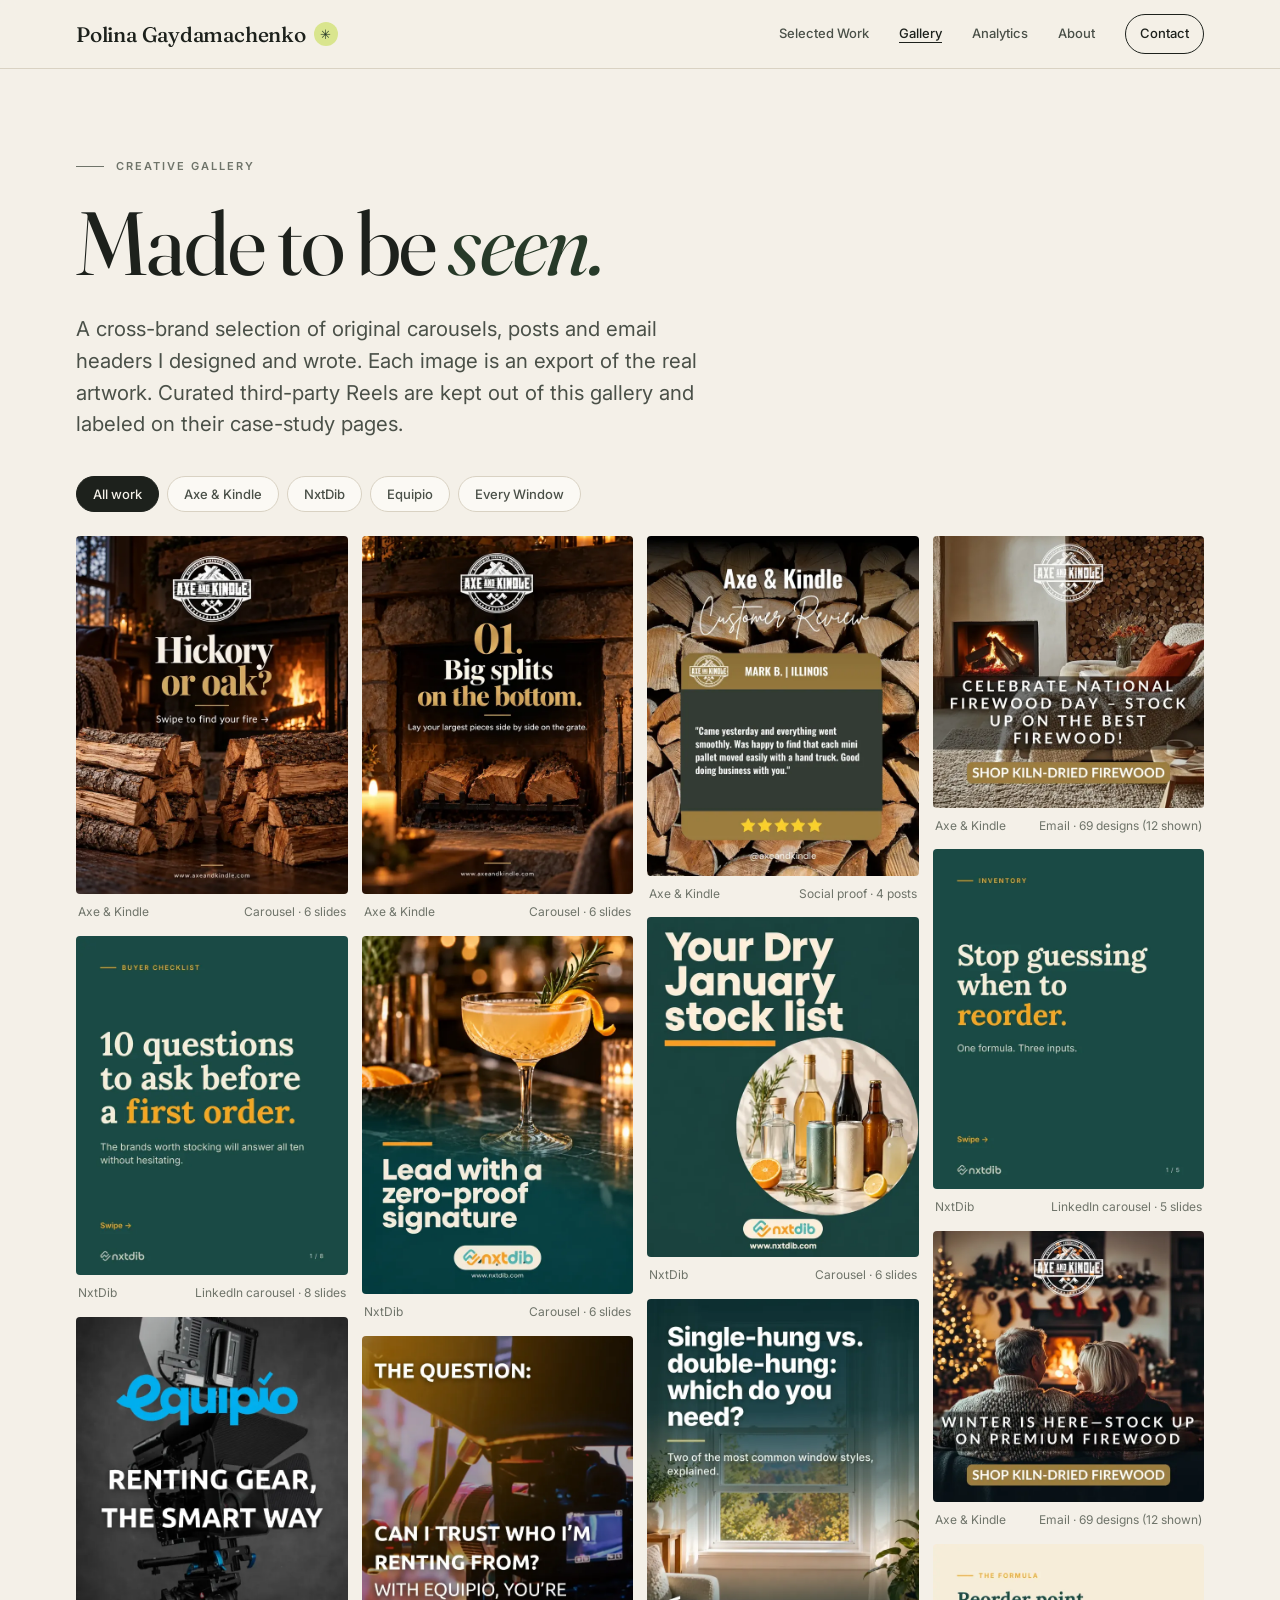
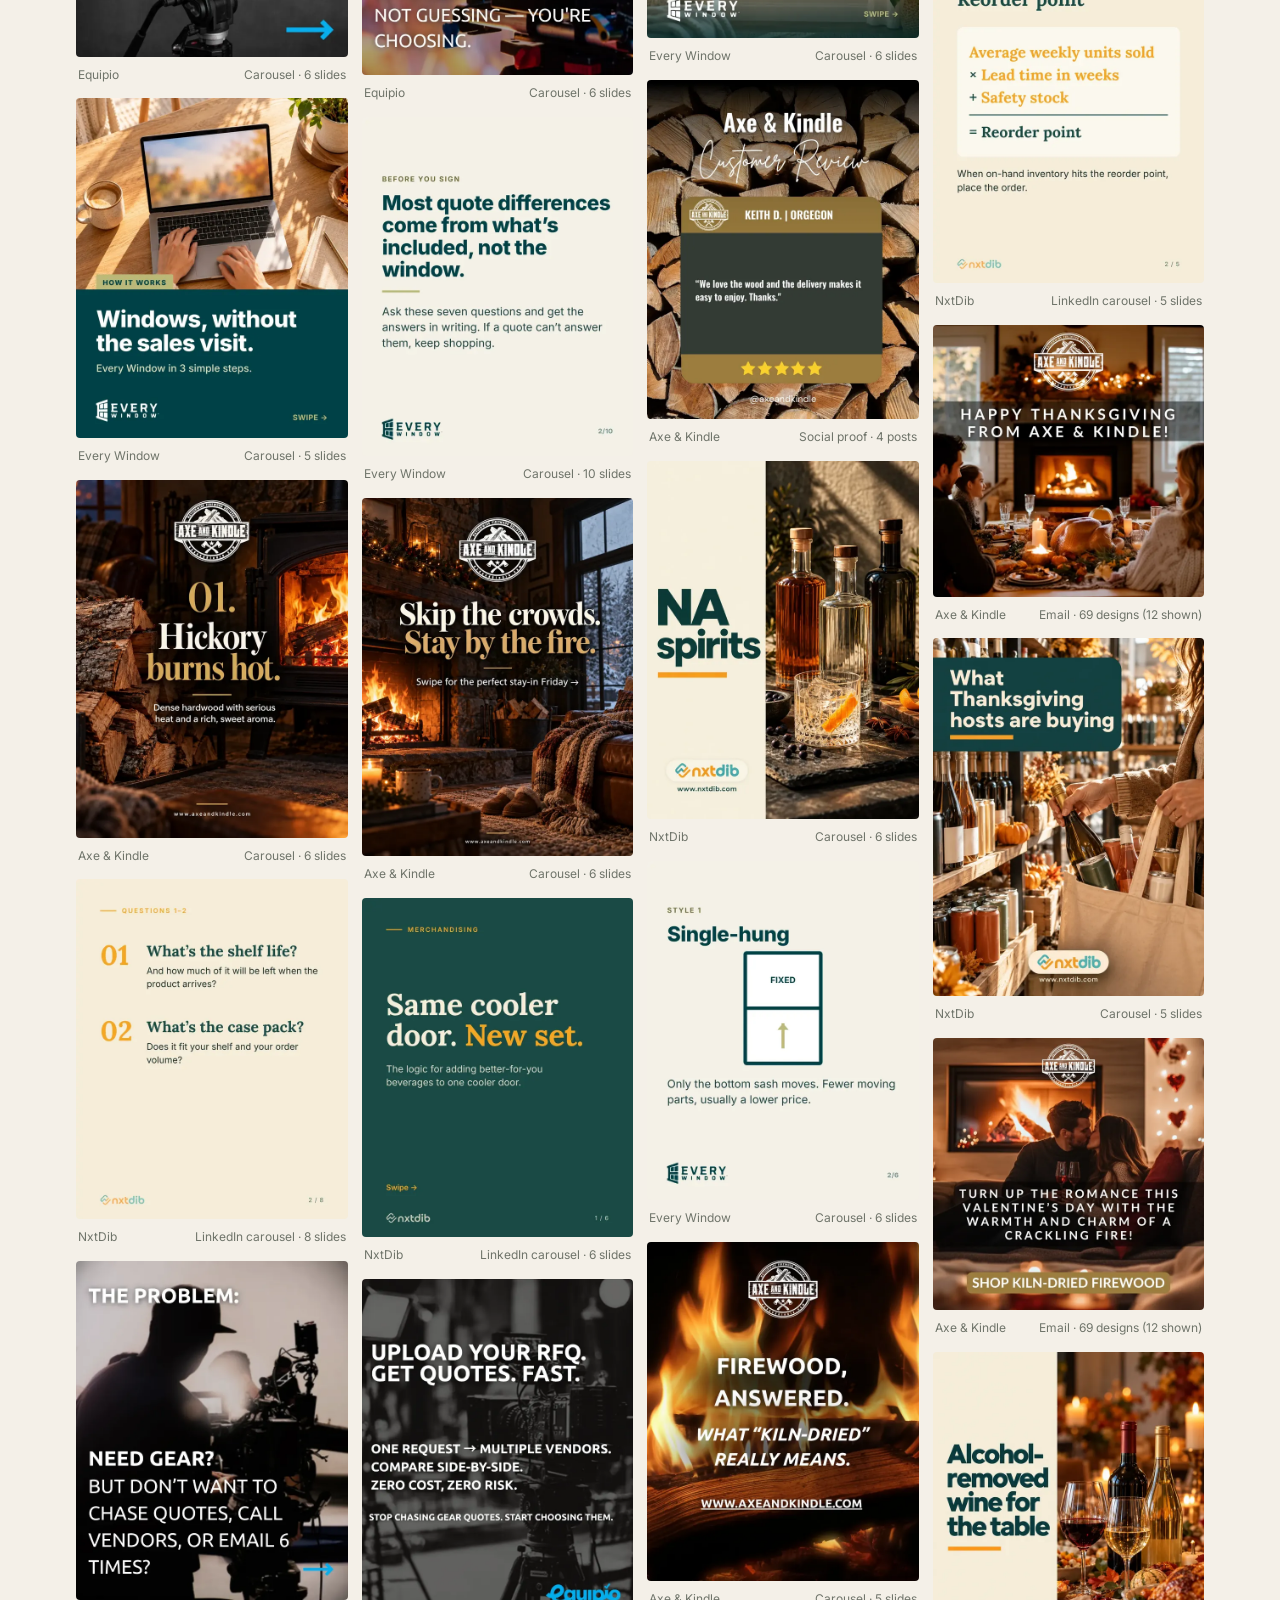
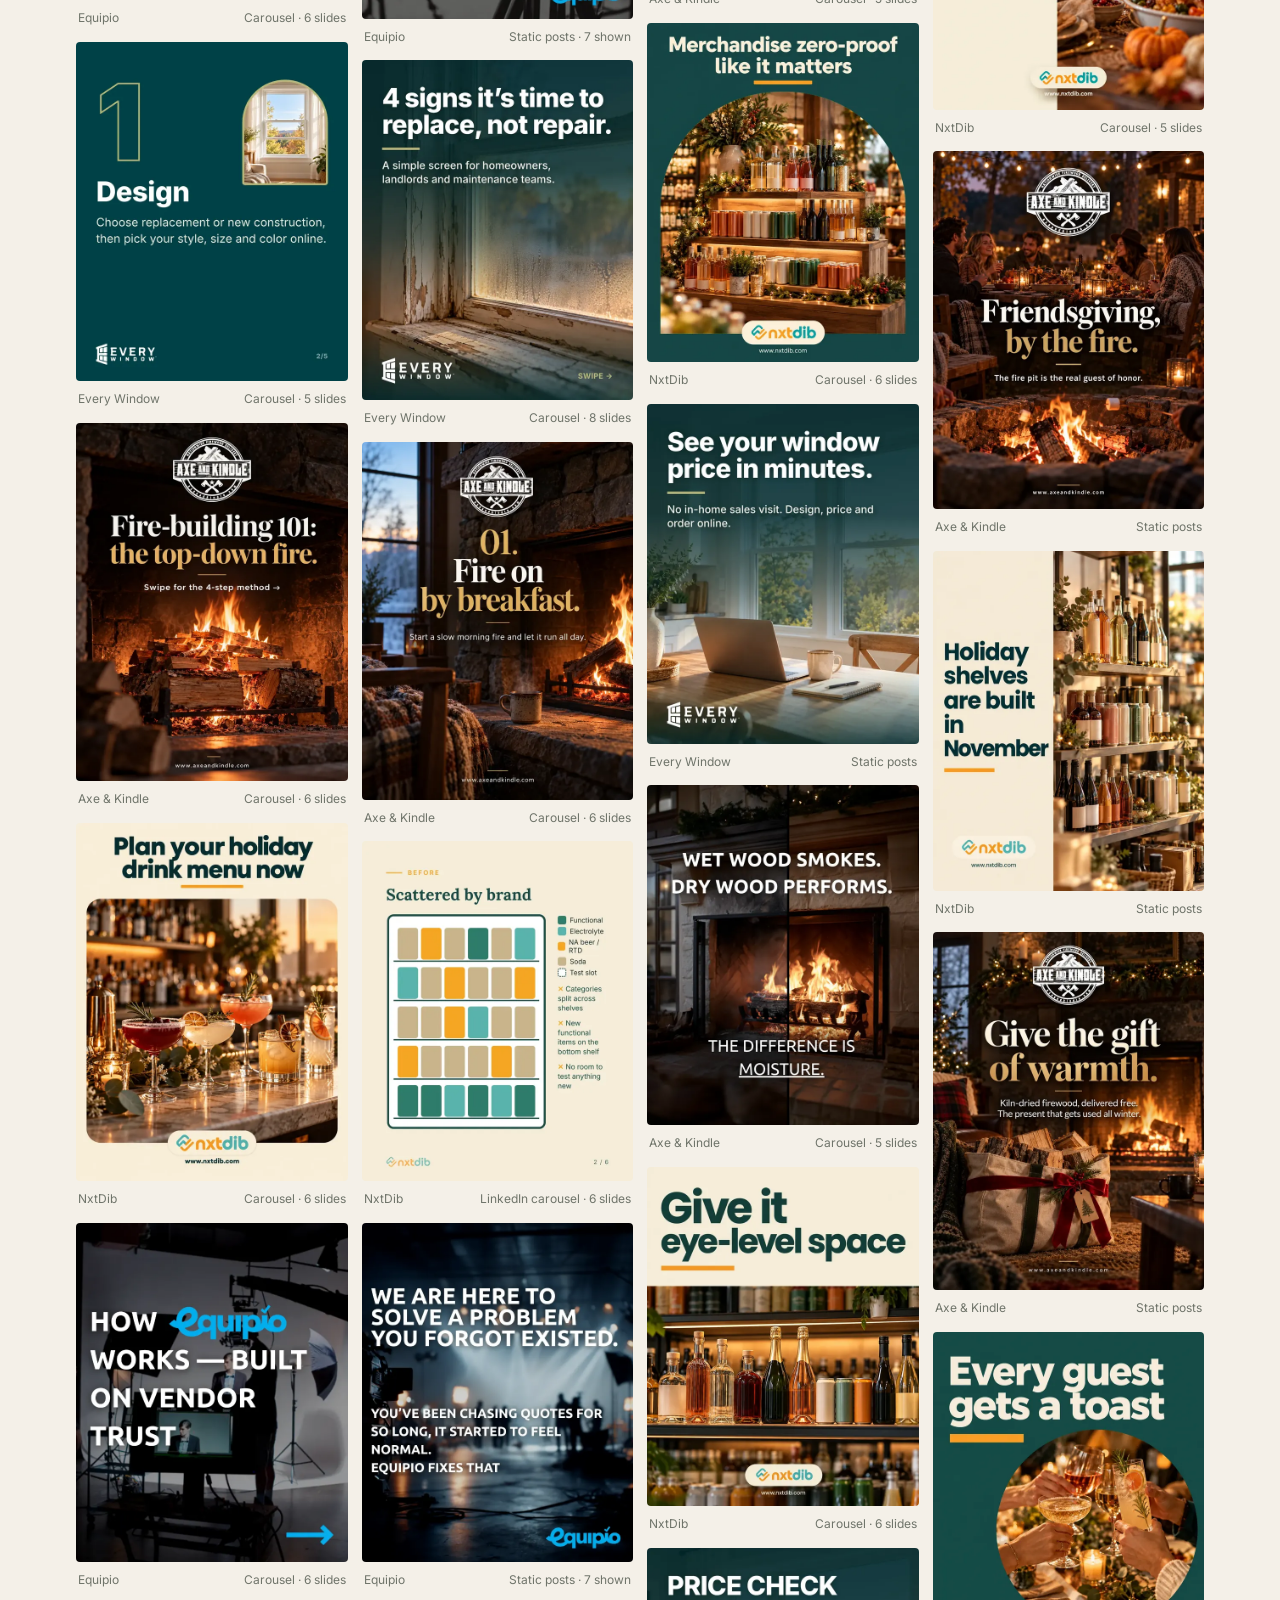
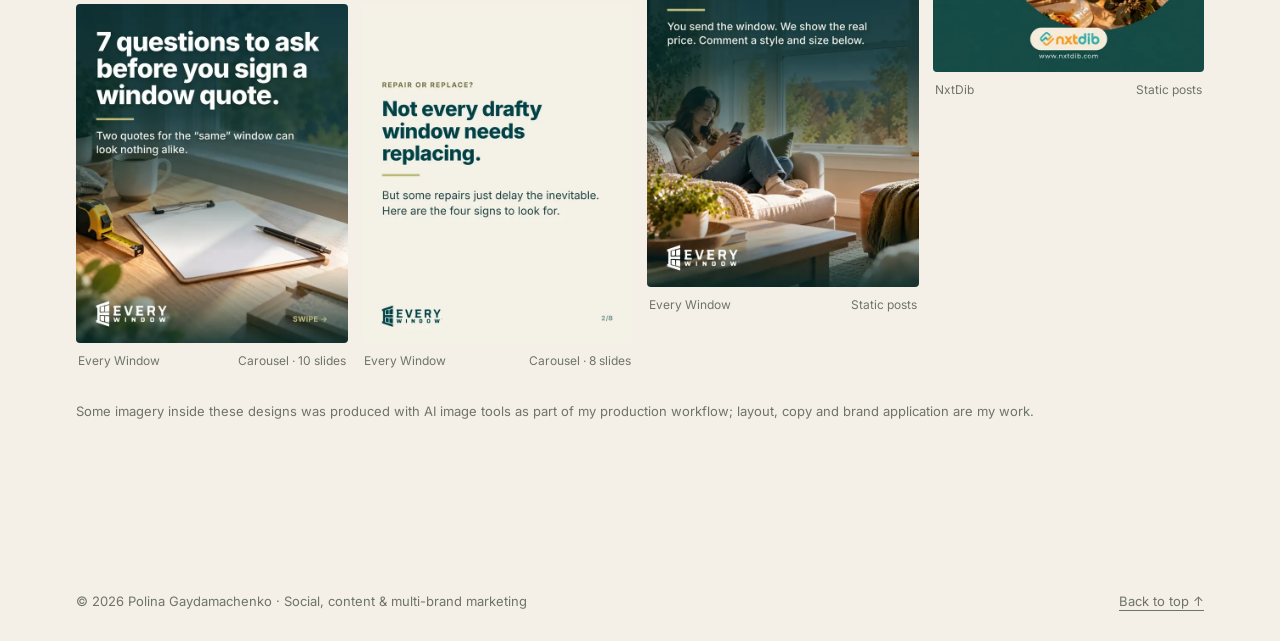
<file: gallery.html>
<!doctype html>
<html lang="en">
<head>
<meta charset="utf-8">
<meta name="viewport" content="width=device-width, initial-scale=1">
<title>Creative Gallery | Polina Gaydamachenko</title>
<meta name="description" content="Original social media carousels, posts, email headers and campaign graphics designed by Polina Gaydamachenko for four brands.">
<meta name="author" content="Polina Gaydamachenko">
<link rel="canonical" href="https://polinayg.github.io/marketing-portfolio/gallery.html">
<meta property="og:type" content="website">
<meta property="og:site_name" content="Polina Gaydamachenko — Marketing Portfolio">
<meta property="og:title" content="Creative Gallery | Polina Gaydamachenko">
<meta property="og:description" content="Original social media carousels, posts, email headers and campaign graphics designed by Polina Gaydamachenko for four brands.">
<meta property="og:url" content="https://polinayg.github.io/marketing-portfolio/gallery.html">
<meta property="og:image" content="https://polinayg.github.io/marketing-portfolio/assets/img/og-cover.jpg?v=2026-10-29-manager">
<meta property="og:image:type" content="image/jpeg">
<meta property="og:image:width" content="1200">
<meta property="og:image:height" content="630">
<meta property="og:image:alt" content="Polina Gaydamachenko, Multi-Brand Marketing Manager. Integrated strategy, creative execution, paid ads, websites, email and analytics. Campaign examples from Axe &amp; Kindle, NxtDib and Every Window.">
<meta name="twitter:card" content="summary_large_image">
<meta name="twitter:image" content="https://polinayg.github.io/marketing-portfolio/assets/img/og-cover.jpg?v=2026-10-29-manager">
<meta name="twitter:image:alt" content="Polina Gaydamachenko, Multi-Brand Marketing Manager. Integrated strategy, creative execution, paid ads, websites, email and analytics.">
<meta name="theme-color" content="#f4f0e8">
<link rel="icon" href="assets/img/favicon.svg" type="image/svg+xml">
<link rel="preconnect" href="https://fonts.googleapis.com">
<link rel="preconnect" href="https://fonts.gstatic.com" crossorigin>
<link href="https://fonts.googleapis.com/css2?family=Fraunces:ital,opsz,wght@0,9..144,300..500;1,9..144,300..500&family=Inter:wght@400;500;600&display=swap" rel="stylesheet">
<link rel="stylesheet" href="assets/css/site.css?v=2026-10-29">
</head>
<body>
<a class="skip" href="#main">Skip to content</a>
<header class="site-head"><div class="wrap">
<a class="brand" href="index.html" aria-label="Polina Gaydamachenko — home"><b>Polina Gaydamachenko</b><i aria-hidden="true">✳</i></a>
<button class="menu-btn" aria-expanded="false" aria-controls="nav">Menu</button>
<nav class="nav" id="nav" aria-label="Primary"><a href="index.html#work">Selected Work</a><a href="gallery.html" aria-current="page">Gallery</a><a href="index.html#analytics">Analytics</a><a href="index.html#about">About</a><a class="cta" href="index.html#contact">Contact</a></nav>
</div></header>
<main id="main"><section class="section" style="padding-top:clamp(48px,7vw,90px)"><div class="wrap">
<div class="eyebrow">Creative Gallery</div>
<h1 style="font-size:clamp(44px,7vw,96px)">Made to be <em>seen.</em></h1>
<p class="lede" style="margin-top:24px">A cross-brand selection of original carousels, posts and email headers I designed and wrote. Each image is an export of the real artwork. Curated third-party Reels are kept out of this gallery and labeled on their case-study pages.</p>
<div class="filters" role="group" aria-label="Filter by brand"><button type="button" data-filter="all" aria-pressed="true">All work</button><button type="button" data-filter="axe-and-kindle" aria-pressed="false">Axe &amp; Kindle</button><button type="button" data-filter="nxtdib" aria-pressed="false">NxtDib</button><button type="button" data-filter="equipio" aria-pressed="false">Equipio</button><button type="button" data-filter="every-window" aria-pressed="false">Every Window</button></div>
<p id="filter-status" class="sr-only" aria-live="polite"></p>
<div class="masonry"><figure data-brand="axe-and-kindle"><button type="button" data-lb data-group="gallery" data-full="assets/img/ak/hickory-oak-01.webp" data-caption="Axe &amp; Kindle — Hickory or oak?" aria-label="Open larger: Cover: “Hickory or oak?” over a stacked woodpile beside a lit fireplace"><img src="assets/img/ak/hickory-oak-01-sm.webp" srcset="assets/img/ak/hickory-oak-01-sm.webp 640w, assets/img/ak/hickory-oak-01.webp 1092w" sizes="(max-width:600px) 92vw, (max-width:1100px) 45vw, 300px" width="640" height="844" alt="Cover: “Hickory or oak?” over a stacked woodpile beside a lit fireplace" loading="lazy" decoding="async"></button><figcaption><span>Axe &amp; Kindle</span><span>Carousel · 6 slides</span></figcaption></figure><figure data-brand="nxtdib"><button type="button" data-lb data-group="gallery" data-full="assets/img/nxtdib/li-10-questions-01.webp" data-caption="NxtDib — 10 questions to ask before a first order" aria-label="Open larger: Cover: “10 questions to ask before a first order” buyer checklist"><img src="assets/img/nxtdib/li-10-questions-01-sm.webp" srcset="assets/img/nxtdib/li-10-questions-01-sm.webp 640w, assets/img/nxtdib/li-10-questions-01.webp 1080w" sizes="(max-width:600px) 92vw, (max-width:1100px) 45vw, 300px" width="640" height="800" alt="Cover: “10 questions to ask before a first order” buyer checklist" loading="lazy" decoding="async"></button><figcaption><span>NxtDib</span><span>LinkedIn carousel · 8 slides</span></figcaption></figure><figure data-brand="equipio"><button type="button" data-lb data-group="gallery" data-full="assets/img/equipio/eq-car1-01.webp" data-caption="Equipio — Renting gear, the smart way" aria-label="Open larger: Cover: “Renting gear, the smart way” over a cinema camera rig"><img src="assets/img/equipio/eq-car1-01-sm.webp" srcset="assets/img/equipio/eq-car1-01-sm.webp 640w, assets/img/equipio/eq-car1-01.webp 1080w" sizes="(max-width:600px) 92vw, (max-width:1100px) 45vw, 300px" width="640" height="800" alt="Cover: “Renting gear, the smart way” over a cinema camera rig" loading="lazy" decoding="async"></button><figcaption><span>Equipio</span><span>Carousel · 6 slides</span></figcaption></figure><figure data-brand="every-window"><button type="button" data-lb data-group="gallery" data-full="assets/img/every-window/how-it-works-01.webp" data-caption="Every Window — Windows, without the sales visit" aria-label="Open larger: Cover: “Windows, without the sales visit” — hands on a laptop"><img src="assets/img/every-window/how-it-works-01-sm.webp" srcset="assets/img/every-window/how-it-works-01-sm.webp 640w, assets/img/every-window/how-it-works-01.webp 1080w" sizes="(max-width:600px) 92vw, (max-width:1100px) 45vw, 300px" width="640" height="800" alt="Cover: “Windows, without the sales visit” — hands on a laptop" loading="lazy" decoding="async"></button><figcaption><span>Every Window</span><span>Carousel · 5 slides</span></figcaption></figure><figure data-brand="axe-and-kindle"><button type="button" data-lb data-group="gallery" data-full="assets/img/ak/hickory-oak-02.webp" data-caption="Axe &amp; Kindle — Hickory or oak?" aria-label="Open larger: Slide 1: “Hickory burns hot” — dense hardwood with serious heat and a sweet aroma"><img src="assets/img/ak/hickory-oak-02-sm.webp" srcset="assets/img/ak/hickory-oak-02-sm.webp 640w, assets/img/ak/hickory-oak-02.webp 1092w" sizes="(max-width:600px) 92vw, (max-width:1100px) 45vw, 300px" width="640" height="844" alt="Slide 1: “Hickory burns hot” — dense hardwood with serious heat and a sweet aroma" loading="lazy" decoding="async"></button><figcaption><span>Axe &amp; Kindle</span><span>Carousel · 6 slides</span></figcaption></figure><figure data-brand="nxtdib"><button type="button" data-lb data-group="gallery" data-full="assets/img/nxtdib/li-10-questions-02.webp" data-caption="NxtDib — 10 questions to ask before a first order" aria-label="Open larger: Questions 1–2: shelf life and case pack"><img src="assets/img/nxtdib/li-10-questions-02-sm.webp" srcset="assets/img/nxtdib/li-10-questions-02-sm.webp 640w, assets/img/nxtdib/li-10-questions-02.webp 1080w" sizes="(max-width:600px) 92vw, (max-width:1100px) 45vw, 300px" width="640" height="800" alt="Questions 1–2: shelf life and case pack" loading="lazy" decoding="async"></button><figcaption><span>NxtDib</span><span>LinkedIn carousel · 8 slides</span></figcaption></figure><figure data-brand="equipio"><button type="button" data-lb data-group="gallery" data-full="assets/img/equipio/eq-car1-02.webp" data-caption="Equipio — Renting gear, the smart way" aria-label="Open larger: “The problem: Need gear but don&#x27;t want to chase quotes, call vendors, or email six times?”"><img src="assets/img/equipio/eq-car1-02-sm.webp" srcset="assets/img/equipio/eq-car1-02-sm.webp 640w, assets/img/equipio/eq-car1-02.webp 1080w" sizes="(max-width:600px) 92vw, (max-width:1100px) 45vw, 300px" width="640" height="800" alt="“The problem: Need gear but don&#x27;t want to chase quotes, call vendors, or email six times?”" loading="lazy" decoding="async"></button><figcaption><span>Equipio</span><span>Carousel · 6 slides</span></figcaption></figure><figure data-brand="every-window"><button type="button" data-lb data-group="gallery" data-full="assets/img/every-window/how-it-works-02.webp" data-caption="Every Window — Windows, without the sales visit" aria-label="Open larger: Step 1 “Design”: choose replacement or new construction, then style, size and color online"><img src="assets/img/every-window/how-it-works-02-sm.webp" srcset="assets/img/every-window/how-it-works-02-sm.webp 640w, assets/img/every-window/how-it-works-02.webp 1080w" sizes="(max-width:600px) 92vw, (max-width:1100px) 45vw, 300px" width="640" height="800" alt="Step 1 “Design”: choose replacement or new construction, then style, size and color online" loading="lazy" decoding="async"></button><figcaption><span>Every Window</span><span>Carousel · 5 slides</span></figcaption></figure><figure data-brand="axe-and-kindle"><button type="button" data-lb data-group="gallery" data-full="assets/img/ak/top-down-fire-01.webp" data-caption="Axe &amp; Kindle — Fire-building 101: the top-down fire" aria-label="Open larger: Cover: “Fire-building 101: the top-down fire” in a stone fireplace"><img src="assets/img/ak/top-down-fire-01-sm.webp" srcset="assets/img/ak/top-down-fire-01-sm.webp 640w, assets/img/ak/top-down-fire-01.webp 1092w" sizes="(max-width:600px) 92vw, (max-width:1100px) 45vw, 300px" width="640" height="844" alt="Cover: “Fire-building 101: the top-down fire” in a stone fireplace" loading="lazy" decoding="async"></button><figcaption><span>Axe &amp; Kindle</span><span>Carousel · 6 slides</span></figcaption></figure><figure data-brand="nxtdib"><button type="button" data-lb data-group="gallery" data-full="assets/img/nxtdib/holiday-menu-01.webp" data-caption="NxtDib — Plan your holiday drink menu" aria-label="Open larger: Cover: “Plan your holiday drink menu now” with cocktails on a bar"><img src="assets/img/nxtdib/holiday-menu-01-sm.webp" srcset="assets/img/nxtdib/holiday-menu-01-sm.webp 640w, assets/img/nxtdib/holiday-menu-01.webp 1092w" sizes="(max-width:600px) 92vw, (max-width:1100px) 45vw, 300px" width="640" height="844" alt="Cover: “Plan your holiday drink menu now” with cocktails on a bar" loading="lazy" decoding="async"></button><figcaption><span>NxtDib</span><span>Carousel · 6 slides</span></figcaption></figure><figure data-brand="equipio"><button type="button" data-lb data-group="gallery" data-full="assets/img/equipio/eq-car2-01.webp" data-caption="Equipio — How Equipio works — built on vendor trust" aria-label="Open larger: Cover: “How Equipio works — built on vendor trust” on a film set"><img src="assets/img/equipio/eq-car2-01-sm.webp" srcset="assets/img/equipio/eq-car2-01-sm.webp 640w, assets/img/equipio/eq-car2-01.webp 1080w" sizes="(max-width:600px) 92vw, (max-width:1100px) 45vw, 300px" width="640" height="800" alt="Cover: “How Equipio works — built on vendor trust” on a film set" loading="lazy" decoding="async"></button><figcaption><span>Equipio</span><span>Carousel · 6 slides</span></figcaption></figure><figure data-brand="every-window"><button type="button" data-lb data-group="gallery" data-full="assets/img/every-window/7-questions-01.webp" data-caption="Every Window — 7 questions to ask before you sign a window quote" aria-label="Open larger: Cover: “7 questions to ask before you sign a window quote” — clipboard and tape measure"><img src="assets/img/every-window/7-questions-01-sm.webp" srcset="assets/img/every-window/7-questions-01-sm.webp 640w, assets/img/every-window/7-questions-01.webp 1080w" sizes="(max-width:600px) 92vw, (max-width:1100px) 45vw, 300px" width="640" height="800" alt="Cover: “7 questions to ask before you sign a window quote” — clipboard and tape measure" loading="lazy" decoding="async"></button><figcaption><span>Every Window</span><span>Carousel · 10 slides</span></figcaption></figure><figure data-brand="axe-and-kindle"><button type="button" data-lb data-group="gallery" data-full="assets/img/ak/top-down-fire-02.webp" data-caption="Axe &amp; Kindle — Fire-building 101: the top-down fire" aria-label="Open larger: Step 1: “Big splits on the bottom” laid side by side on the grate"><img src="assets/img/ak/top-down-fire-02-sm.webp" srcset="assets/img/ak/top-down-fire-02-sm.webp 640w, assets/img/ak/top-down-fire-02.webp 1092w" sizes="(max-width:600px) 92vw, (max-width:1100px) 45vw, 300px" width="640" height="844" alt="Step 1: “Big splits on the bottom” laid side by side on the grate" loading="lazy" decoding="async"></button><figcaption><span>Axe &amp; Kindle</span><span>Carousel · 6 slides</span></figcaption></figure><figure data-brand="nxtdib"><button type="button" data-lb data-group="gallery" data-full="assets/img/nxtdib/holiday-menu-02.webp" data-caption="NxtDib — Plan your holiday drink menu" aria-label="Open larger: “Lead with a zero-proof signature” — a garnished coupe cocktail"><img src="assets/img/nxtdib/holiday-menu-02-sm.webp" srcset="assets/img/nxtdib/holiday-menu-02-sm.webp 640w, assets/img/nxtdib/holiday-menu-02.webp 1092w" sizes="(max-width:600px) 92vw, (max-width:1100px) 45vw, 300px" width="640" height="844" alt="“Lead with a zero-proof signature” — a garnished coupe cocktail" loading="lazy" decoding="async"></button><figcaption><span>NxtDib</span><span>Carousel · 6 slides</span></figcaption></figure><figure data-brand="equipio"><button type="button" data-lb data-group="gallery" data-full="assets/img/equipio/eq-car2-02.webp" data-caption="Equipio — How Equipio works — built on vendor trust" aria-label="Open larger: “The question: Can I trust who I&#x27;m renting from?”"><img src="assets/img/equipio/eq-car2-02-sm.webp" srcset="assets/img/equipio/eq-car2-02-sm.webp 640w, assets/img/equipio/eq-car2-02.webp 1080w" sizes="(max-width:600px) 92vw, (max-width:1100px) 45vw, 300px" width="640" height="800" alt="“The question: Can I trust who I&#x27;m renting from?”" loading="lazy" decoding="async"></button><figcaption><span>Equipio</span><span>Carousel · 6 slides</span></figcaption></figure><figure data-brand="every-window"><button type="button" data-lb data-group="gallery" data-full="assets/img/every-window/7-questions-02.webp" data-caption="Every Window — 7 questions to ask before you sign a window quote" aria-label="Open larger: Intro: most quote differences come from what&#x27;s included, not the window"><img src="assets/img/every-window/7-questions-02-sm.webp" srcset="assets/img/every-window/7-questions-02-sm.webp 640w, assets/img/every-window/7-questions-02.webp 1080w" sizes="(max-width:600px) 92vw, (max-width:1100px) 45vw, 300px" width="640" height="800" alt="Intro: most quote differences come from what&#x27;s included, not the window" loading="lazy" decoding="async"></button><figcaption><span>Every Window</span><span>Carousel · 10 slides</span></figcaption></figure><figure data-brand="axe-and-kindle"><button type="button" data-lb data-group="gallery" data-full="assets/img/ak/skip-crowds-01.webp" data-caption="Axe &amp; Kindle — Skip the crowds, stay by the fire" aria-label="Open larger: Cover: “Skip the crowds. Stay by the fire.” cozy living room by a fireplace"><img src="assets/img/ak/skip-crowds-01-sm.webp" srcset="assets/img/ak/skip-crowds-01-sm.webp 640w, assets/img/ak/skip-crowds-01.webp 1092w" sizes="(max-width:600px) 92vw, (max-width:1100px) 45vw, 300px" width="640" height="844" alt="Cover: “Skip the crowds. Stay by the fire.” cozy living room by a fireplace" loading="lazy" decoding="async"></button><figcaption><span>Axe &amp; Kindle</span><span>Carousel · 6 slides</span></figcaption></figure><figure data-brand="nxtdib"><button type="button" data-lb data-group="gallery" data-full="assets/img/nxtdib/li-cooler-door-01.webp" data-caption="NxtDib — Same cooler door. New set." aria-label="Open larger: Cover: “Same cooler door. New set.” merchandising carousel"><img src="assets/img/nxtdib/li-cooler-door-01-sm.webp" srcset="assets/img/nxtdib/li-cooler-door-01-sm.webp 640w, assets/img/nxtdib/li-cooler-door-01.webp 1080w" sizes="(max-width:600px) 92vw, (max-width:1100px) 45vw, 300px" width="640" height="800" alt="Cover: “Same cooler door. New set.” merchandising carousel" loading="lazy" decoding="async"></button><figcaption><span>NxtDib</span><span>LinkedIn carousel · 6 slides</span></figcaption></figure><figure data-brand="equipio"><button type="button" data-lb data-group="gallery" data-full="assets/img/equipio/eq-tpl-01.webp" data-caption="Equipio — Single-post template system" aria-label="Open larger: “Upload your RFQ. Get quotes. Fast.” — one request, multiple vendors, compare side-by-side"><img src="assets/img/equipio/eq-tpl-01-sm.webp" srcset="assets/img/equipio/eq-tpl-01-sm.webp 640w, assets/img/equipio/eq-tpl-01.webp 1080w" sizes="(max-width:600px) 92vw, (max-width:1100px) 45vw, 300px" width="640" height="800" alt="“Upload your RFQ. Get quotes. Fast.” — one request, multiple vendors, compare side-by-side" loading="lazy" decoding="async"></button><figcaption><span>Equipio</span><span>Static posts · 7 shown</span></figcaption></figure><figure data-brand="every-window"><button type="button" data-lb data-group="gallery" data-full="assets/img/every-window/repair-vs-replace-01.webp" data-caption="Every Window — 4 signs it&#x27;s time to replace, not repair" aria-label="Open larger: Cover: “4 signs it&#x27;s time to replace, not repair” — a weathered window frame"><img src="assets/img/every-window/repair-vs-replace-01-sm.webp" srcset="assets/img/every-window/repair-vs-replace-01-sm.webp 640w, assets/img/every-window/repair-vs-replace-01.webp 1080w" sizes="(max-width:600px) 92vw, (max-width:1100px) 45vw, 300px" width="640" height="800" alt="Cover: “4 signs it&#x27;s time to replace, not repair” — a weathered window frame" loading="lazy" decoding="async"></button><figcaption><span>Every Window</span><span>Carousel · 8 slides</span></figcaption></figure><figure data-brand="axe-and-kindle"><button type="button" data-lb data-group="gallery" data-full="assets/img/ak/skip-crowds-02.webp" data-caption="Axe &amp; Kindle — Skip the crowds, stay by the fire" aria-label="Open larger: “Fire on by breakfast” — a slow morning fire by a frosty window"><img src="assets/img/ak/skip-crowds-02-sm.webp" srcset="assets/img/ak/skip-crowds-02-sm.webp 640w, assets/img/ak/skip-crowds-02.webp 1092w" sizes="(max-width:600px) 92vw, (max-width:1100px) 45vw, 300px" width="640" height="844" alt="“Fire on by breakfast” — a slow morning fire by a frosty window" loading="lazy" decoding="async"></button><figcaption><span>Axe &amp; Kindle</span><span>Carousel · 6 slides</span></figcaption></figure><figure data-brand="nxtdib"><button type="button" data-lb data-group="gallery" data-full="assets/img/nxtdib/li-cooler-door-02.webp" data-caption="NxtDib — Same cooler door. New set." aria-label="Open larger: Before: a cooler door scattered by brand, shown as a color-coded grid"><img src="assets/img/nxtdib/li-cooler-door-02-sm.webp" srcset="assets/img/nxtdib/li-cooler-door-02-sm.webp 640w, assets/img/nxtdib/li-cooler-door-02.webp 1080w" sizes="(max-width:600px) 92vw, (max-width:1100px) 45vw, 300px" width="640" height="800" alt="Before: a cooler door scattered by brand, shown as a color-coded grid" loading="lazy" decoding="async"></button><figcaption><span>NxtDib</span><span>LinkedIn carousel · 6 slides</span></figcaption></figure><figure data-brand="equipio"><button type="button" data-lb data-group="gallery" data-full="assets/img/equipio/eq-tpl-02.webp" data-caption="Equipio — Single-post template system" aria-label="Open larger: “We are here to solve a problem you forgot existed” — chasing gear quotes"><img src="assets/img/equipio/eq-tpl-02-sm.webp" srcset="assets/img/equipio/eq-tpl-02-sm.webp 640w, assets/img/equipio/eq-tpl-02.webp 1080w" sizes="(max-width:600px) 92vw, (max-width:1100px) 45vw, 300px" width="640" height="800" alt="“We are here to solve a problem you forgot existed” — chasing gear quotes" loading="lazy" decoding="async"></button><figcaption><span>Equipio</span><span>Static posts · 7 shown</span></figcaption></figure><figure data-brand="every-window"><button type="button" data-lb data-group="gallery" data-full="assets/img/every-window/repair-vs-replace-02.webp" data-caption="Every Window — 4 signs it&#x27;s time to replace, not repair" aria-label="Open larger: Intro: not every drafty window needs replacing"><img src="assets/img/every-window/repair-vs-replace-02-sm.webp" srcset="assets/img/every-window/repair-vs-replace-02-sm.webp 640w, assets/img/every-window/repair-vs-replace-02.webp 1080w" sizes="(max-width:600px) 92vw, (max-width:1100px) 45vw, 300px" width="640" height="800" alt="Intro: not every drafty window needs replacing" loading="lazy" decoding="async"></button><figcaption><span>Every Window</span><span>Carousel · 8 slides</span></figcaption></figure><figure data-brand="axe-and-kindle"><button type="button" data-lb data-group="gallery" data-full="assets/img/ak/reviews-01.webp" data-caption="Axe &amp; Kindle — Customer review series" aria-label="Open larger: Customer review card from Mark B., Illinois, with five stars over a woodpile"><img src="assets/img/ak/reviews-01-sm.webp" srcset="assets/img/ak/reviews-01-sm.webp 640w, assets/img/ak/reviews-01.webp 1080w" sizes="(max-width:600px) 92vw, (max-width:1100px) 45vw, 300px" width="640" height="800" alt="Customer review card from Mark B., Illinois, with five stars over a woodpile" loading="lazy" decoding="async"></button><figcaption><span>Axe &amp; Kindle</span><span>Social proof · 4 posts</span></figcaption></figure><figure data-brand="nxtdib"><button type="button" data-lb data-group="gallery" data-full="assets/img/nxtdib/dry-january-01.webp" data-caption="NxtDib — Your Dry January stock list" aria-label="Open larger: Cover: “Your Dry January stock list” with bottles and cans"><img src="assets/img/nxtdib/dry-january-01-sm.webp" srcset="assets/img/nxtdib/dry-january-01-sm.webp 640w, assets/img/nxtdib/dry-january-01.webp 1122w" sizes="(max-width:600px) 92vw, (max-width:1100px) 45vw, 300px" width="640" height="800" alt="Cover: “Your Dry January stock list” with bottles and cans" loading="lazy" decoding="async"></button><figcaption><span>NxtDib</span><span>Carousel · 6 slides</span></figcaption></figure><figure data-brand="every-window"><button type="button" data-lb data-group="gallery" data-full="assets/img/every-window/single-vs-double-01.webp" data-caption="Every Window — Single-hung vs. double-hung" aria-label="Open larger: Cover: “Single-hung vs. double-hung: which do you need?”"><img src="assets/img/every-window/single-vs-double-01-sm.webp" srcset="assets/img/every-window/single-vs-double-01-sm.webp 640w, assets/img/every-window/single-vs-double-01.webp 1080w" sizes="(max-width:600px) 92vw, (max-width:1100px) 45vw, 300px" width="640" height="800" alt="Cover: “Single-hung vs. double-hung: which do you need?”" loading="lazy" decoding="async"></button><figcaption><span>Every Window</span><span>Carousel · 6 slides</span></figcaption></figure><figure data-brand="axe-and-kindle"><button type="button" data-lb data-group="gallery" data-full="assets/img/ak/reviews-02.webp" data-caption="Axe &amp; Kindle — Customer review series" aria-label="Open larger: Customer review card from Keith D. with five stars"><img src="assets/img/ak/reviews-02-sm.webp" srcset="assets/img/ak/reviews-02-sm.webp 640w, assets/img/ak/reviews-02.webp 1080w" sizes="(max-width:600px) 92vw, (max-width:1100px) 45vw, 300px" width="640" height="800" alt="Customer review card from Keith D. with five stars" loading="lazy" decoding="async"></button><figcaption><span>Axe &amp; Kindle</span><span>Social proof · 4 posts</span></figcaption></figure><figure data-brand="nxtdib"><button type="button" data-lb data-group="gallery" data-full="assets/img/nxtdib/dry-january-02.webp" data-caption="NxtDib — Your Dry January stock list" aria-label="Open larger: “NA spirits” — amber bottles and a cocktail glass"><img src="assets/img/nxtdib/dry-january-02-sm.webp" srcset="assets/img/nxtdib/dry-january-02-sm.webp 640w, assets/img/nxtdib/dry-january-02.webp 1092w" sizes="(max-width:600px) 92vw, (max-width:1100px) 45vw, 300px" width="640" height="844" alt="“NA spirits” — amber bottles and a cocktail glass" loading="lazy" decoding="async"></button><figcaption><span>NxtDib</span><span>Carousel · 6 slides</span></figcaption></figure><figure data-brand="every-window"><button type="button" data-lb data-group="gallery" data-full="assets/img/every-window/single-vs-double-02.webp" data-caption="Every Window — Single-hung vs. double-hung" aria-label="Open larger: Single-hung diagram: only the bottom sash moves"><img src="assets/img/every-window/single-vs-double-02-sm.webp" srcset="assets/img/every-window/single-vs-double-02-sm.webp 640w, assets/img/every-window/single-vs-double-02.webp 1080w" sizes="(max-width:600px) 92vw, (max-width:1100px) 45vw, 300px" width="640" height="800" alt="Single-hung diagram: only the bottom sash moves" loading="lazy" decoding="async"></button><figcaption><span>Every Window</span><span>Carousel · 6 slides</span></figcaption></figure><figure data-brand="axe-and-kindle"><button type="button" data-lb data-group="gallery" data-full="assets/img/ak/jan-carousel-01.webp" data-caption="Axe &amp; Kindle — What “kiln-dried” really means" aria-label="Open larger: Cover: “Firewood, answered. What kiln-dried really means.” over flames"><img src="assets/img/ak/jan-carousel-01-sm.webp" srcset="assets/img/ak/jan-carousel-01-sm.webp 640w, assets/img/ak/jan-carousel-01.webp 1080w" sizes="(max-width:600px) 92vw, (max-width:1100px) 45vw, 300px" width="640" height="800" alt="Cover: “Firewood, answered. What kiln-dried really means.” over flames" loading="lazy" decoding="async"></button><figcaption><span>Axe &amp; Kindle</span><span>Carousel · 5 slides</span></figcaption></figure><figure data-brand="nxtdib"><button type="button" data-lb data-group="gallery" data-full="assets/img/nxtdib/merch-zero-proof-01.webp" data-caption="NxtDib — Merchandise zero-proof like it matters" aria-label="Open larger: Cover: “Merchandise zero-proof like it matters” — a lit retail shelf"><img src="assets/img/nxtdib/merch-zero-proof-01-sm.webp" srcset="assets/img/nxtdib/merch-zero-proof-01-sm.webp 640w, assets/img/nxtdib/merch-zero-proof-01.webp 1122w" sizes="(max-width:600px) 92vw, (max-width:1100px) 45vw, 300px" width="640" height="800" alt="Cover: “Merchandise zero-proof like it matters” — a lit retail shelf" loading="lazy" decoding="async"></button><figcaption><span>NxtDib</span><span>Carousel · 6 slides</span></figcaption></figure><figure data-brand="every-window"><button type="button" data-lb data-group="gallery" data-full="assets/img/every-window/see-your-price.webp" data-caption="Every Window — Statics" aria-label="Open larger: Static post: “See your window price in minutes.” laptop by a sunny window"><img src="assets/img/every-window/see-your-price-sm.webp" srcset="assets/img/every-window/see-your-price-sm.webp 640w, assets/img/every-window/see-your-price.webp 1080w" sizes="(max-width:600px) 92vw, (max-width:1100px) 45vw, 300px" width="640" height="800" alt="Static post: “See your window price in minutes.” laptop by a sunny window" loading="lazy" decoding="async"></button><figcaption><span>Every Window</span><span>Static posts</span></figcaption></figure><figure data-brand="axe-and-kindle"><button type="button" data-lb data-group="gallery" data-full="assets/img/ak/jan-carousel-02.webp" data-caption="Axe &amp; Kindle — What “kiln-dried” really means" aria-label="Open larger: “Wet wood smokes. Dry wood performs.” split-screen fireplace comparison"><img src="assets/img/ak/jan-carousel-02-sm.webp" srcset="assets/img/ak/jan-carousel-02-sm.webp 640w, assets/img/ak/jan-carousel-02.webp 1080w" sizes="(max-width:600px) 92vw, (max-width:1100px) 45vw, 300px" width="640" height="800" alt="“Wet wood smokes. Dry wood performs.” split-screen fireplace comparison" loading="lazy" decoding="async"></button><figcaption><span>Axe &amp; Kindle</span><span>Carousel · 5 slides</span></figcaption></figure><figure data-brand="nxtdib"><button type="button" data-lb data-group="gallery" data-full="assets/img/nxtdib/merch-zero-proof-02.webp" data-caption="NxtDib — Merchandise zero-proof like it matters" aria-label="Open larger: “Give it eye-level space”"><img src="assets/img/nxtdib/merch-zero-proof-02-sm.webp" srcset="assets/img/nxtdib/merch-zero-proof-02-sm.webp 640w, assets/img/nxtdib/merch-zero-proof-02.webp 1122w" sizes="(max-width:600px) 92vw, (max-width:1100px) 45vw, 300px" width="640" height="800" alt="“Give it eye-level space”" loading="lazy" decoding="async"></button><figcaption><span>NxtDib</span><span>Carousel · 6 slides</span></figcaption></figure><figure data-brand="every-window"><button type="button" data-lb data-group="gallery" data-full="assets/img/every-window/price-check.webp" data-caption="Every Window — Statics" aria-label="Open larger: Static post: “Price check” — comment a style and size to see a real price"><img src="assets/img/every-window/price-check-sm.webp" srcset="assets/img/every-window/price-check-sm.webp 640w, assets/img/every-window/price-check.webp 1080w" sizes="(max-width:600px) 92vw, (max-width:1100px) 45vw, 300px" width="640" height="800" alt="Static post: “Price check” — comment a style and size to see a real price" loading="lazy" decoding="async"></button><figcaption><span>Every Window</span><span>Static posts</span></figcaption></figure><figure data-brand="axe-and-kindle"><button type="button" data-lb data-group="gallery" data-full="assets/img/ak-email/email-01.webp" data-caption="Axe &amp; Kindle — Email header library" aria-label="Open larger: Email header: “Celebrate National Firewood Day — stock up on the best firewood!”"><img src="assets/img/ak-email/email-01-sm.webp" srcset="assets/img/ak-email/email-01-sm.webp 640w, assets/img/ak-email/email-01.webp 1080w" sizes="(max-width:600px) 92vw, (max-width:1100px) 45vw, 300px" width="640" height="640" alt="Email header: “Celebrate National Firewood Day — stock up on the best firewood!”" loading="lazy" decoding="async"></button><figcaption><span>Axe &amp; Kindle</span><span>Email · 69 designs (12 shown)</span></figcaption></figure><figure data-brand="nxtdib"><button type="button" data-lb data-group="gallery" data-full="assets/img/nxtdib/li-reorder-point-01.webp" data-caption="NxtDib — Stop guessing when to reorder" aria-label="Open larger: Cover: “Stop guessing when to reorder. One formula. Three inputs.”"><img src="assets/img/nxtdib/li-reorder-point-01-sm.webp" srcset="assets/img/nxtdib/li-reorder-point-01-sm.webp 640w, assets/img/nxtdib/li-reorder-point-01.webp 1080w" sizes="(max-width:600px) 92vw, (max-width:1100px) 45vw, 300px" width="640" height="800" alt="Cover: “Stop guessing when to reorder. One formula. Three inputs.”" loading="lazy" decoding="async"></button><figcaption><span>NxtDib</span><span>LinkedIn carousel · 5 slides</span></figcaption></figure><figure data-brand="axe-and-kindle"><button type="button" data-lb data-group="gallery" data-full="assets/img/ak-email/email-05.webp" data-caption="Axe &amp; Kindle — Email header library" aria-label="Open larger: Email header: “Winter is here — stock up on premium firewood” with a family by the fire"><img src="assets/img/ak-email/email-05-sm.webp" srcset="assets/img/ak-email/email-05-sm.webp 640w, assets/img/ak-email/email-05.webp 1080w" sizes="(max-width:600px) 92vw, (max-width:1100px) 45vw, 300px" width="640" height="640" alt="Email header: “Winter is here — stock up on premium firewood” with a family by the fire" loading="lazy" decoding="async"></button><figcaption><span>Axe &amp; Kindle</span><span>Email · 69 designs (12 shown)</span></figcaption></figure><figure data-brand="nxtdib"><button type="button" data-lb data-group="gallery" data-full="assets/img/nxtdib/li-reorder-point-02.webp" data-caption="NxtDib — Stop guessing when to reorder" aria-label="Open larger: The reorder-point formula: average weekly units × lead time + safety stock"><img src="assets/img/nxtdib/li-reorder-point-02-sm.webp" srcset="assets/img/nxtdib/li-reorder-point-02-sm.webp 640w, assets/img/nxtdib/li-reorder-point-02.webp 1080w" sizes="(max-width:600px) 92vw, (max-width:1100px) 45vw, 300px" width="640" height="800" alt="The reorder-point formula: average weekly units × lead time + safety stock" loading="lazy" decoding="async"></button><figcaption><span>NxtDib</span><span>LinkedIn carousel · 5 slides</span></figcaption></figure><figure data-brand="axe-and-kindle"><button type="button" data-lb data-group="gallery" data-full="assets/img/ak-email/email-09.webp" data-caption="Axe &amp; Kindle — Email header library" aria-label="Open larger: Email header: “Happy Thanksgiving from Axe &amp; Kindle!” dinner table by the fireplace"><img src="assets/img/ak-email/email-09-sm.webp" srcset="assets/img/ak-email/email-09-sm.webp 640w, assets/img/ak-email/email-09.webp 1080w" sizes="(max-width:600px) 92vw, (max-width:1100px) 45vw, 300px" width="640" height="640" alt="Email header: “Happy Thanksgiving from Axe &amp; Kindle!” dinner table by the fireplace" loading="lazy" decoding="async"></button><figcaption><span>Axe &amp; Kindle</span><span>Email · 69 designs (12 shown)</span></figcaption></figure><figure data-brand="nxtdib"><button type="button" data-lb data-group="gallery" data-full="assets/img/nxtdib/thanksgiving-hosts-01.webp" data-caption="NxtDib — What Thanksgiving hosts are buying" aria-label="Open larger: Cover: “What Thanksgiving hosts are buying” — a shopper at a beverage aisle"><img src="assets/img/nxtdib/thanksgiving-hosts-01-sm.webp" srcset="assets/img/nxtdib/thanksgiving-hosts-01-sm.webp 640w, assets/img/nxtdib/thanksgiving-hosts-01.webp 1092w" sizes="(max-width:600px) 92vw, (max-width:1100px) 45vw, 300px" width="640" height="844" alt="Cover: “What Thanksgiving hosts are buying” — a shopper at a beverage aisle" loading="lazy" decoding="async"></button><figcaption><span>NxtDib</span><span>Carousel · 5 slides</span></figcaption></figure><figure data-brand="axe-and-kindle"><button type="button" data-lb data-group="gallery" data-full="assets/img/ak-email/email-12.webp" data-caption="Axe &amp; Kindle — Email header library" aria-label="Open larger: Email header: Valentine&#x27;s Day — “Turn up the romance” fireside couple"><img src="assets/img/ak-email/email-12-sm.webp" srcset="assets/img/ak-email/email-12-sm.webp 640w, assets/img/ak-email/email-12.webp 1080w" sizes="(max-width:600px) 92vw, (max-width:1100px) 45vw, 300px" width="640" height="640" alt="Email header: Valentine&#x27;s Day — “Turn up the romance” fireside couple" loading="lazy" decoding="async"></button><figcaption><span>Axe &amp; Kindle</span><span>Email · 69 designs (12 shown)</span></figcaption></figure><figure data-brand="nxtdib"><button type="button" data-lb data-group="gallery" data-full="assets/img/nxtdib/thanksgiving-hosts-02.webp" data-caption="NxtDib — What Thanksgiving hosts are buying" aria-label="Open larger: “Alcohol-removed wine for the table”"><img src="assets/img/nxtdib/thanksgiving-hosts-02-sm.webp" srcset="assets/img/nxtdib/thanksgiving-hosts-02-sm.webp 640w, assets/img/nxtdib/thanksgiving-hosts-02.webp 1092w" sizes="(max-width:600px) 92vw, (max-width:1100px) 45vw, 300px" width="640" height="844" alt="“Alcohol-removed wine for the table”" loading="lazy" decoding="async"></button><figcaption><span>NxtDib</span><span>Carousel · 5 slides</span></figcaption></figure><figure data-brand="axe-and-kindle"><button type="button" data-lb data-group="gallery" data-full="assets/img/ak/friendsgiving.webp" data-caption="Axe &amp; Kindle — Holiday statics" aria-label="Open larger: Static post: “Friendsgiving, by the fire.” friends at an outdoor table around a fire pit"><img src="assets/img/ak/friendsgiving-sm.webp" srcset="assets/img/ak/friendsgiving-sm.webp 640w, assets/img/ak/friendsgiving.webp 1092w" sizes="(max-width:600px) 92vw, (max-width:1100px) 45vw, 300px" width="640" height="844" alt="Static post: “Friendsgiving, by the fire.” friends at an outdoor table around a fire pit" loading="lazy" decoding="async"></button><figcaption><span>Axe &amp; Kindle</span><span>Static posts</span></figcaption></figure><figure data-brand="nxtdib"><button type="button" data-lb data-group="gallery" data-full="assets/img/nxtdib/holiday-shelves.webp" data-caption="NxtDib — Seasonal statics" aria-label="Open larger: Static post: “Holiday shelves are built in November” beside a stocked wine wall"><img src="assets/img/nxtdib/holiday-shelves-sm.webp" srcset="assets/img/nxtdib/holiday-shelves-sm.webp 640w, assets/img/nxtdib/holiday-shelves.webp 1122w" sizes="(max-width:600px) 92vw, (max-width:1100px) 45vw, 300px" width="640" height="800" alt="Static post: “Holiday shelves are built in November” beside a stocked wine wall" loading="lazy" decoding="async"></button><figcaption><span>NxtDib</span><span>Static posts</span></figcaption></figure><figure data-brand="axe-and-kindle"><button type="button" data-lb data-group="gallery" data-full="assets/img/ak/gift-of-warmth.webp" data-caption="Axe &amp; Kindle — Holiday statics" aria-label="Open larger: Static post: “Give the gift of warmth.” a firewood tote with a red bow by the fire"><img src="assets/img/ak/gift-of-warmth-sm.webp" srcset="assets/img/ak/gift-of-warmth-sm.webp 640w, assets/img/ak/gift-of-warmth.webp 1092w" sizes="(max-width:600px) 92vw, (max-width:1100px) 45vw, 300px" width="640" height="844" alt="Static post: “Give the gift of warmth.” a firewood tote with a red bow by the fire" loading="lazy" decoding="async"></button><figcaption><span>Axe &amp; Kindle</span><span>Static posts</span></figcaption></figure><figure data-brand="nxtdib"><button type="button" data-lb data-group="gallery" data-full="assets/img/nxtdib/every-guest-toast.webp" data-caption="NxtDib — Seasonal statics" aria-label="Open larger: Static post: “Every guest gets a toast” — glasses raised in a circle frame"><img src="assets/img/nxtdib/every-guest-toast-sm.webp" srcset="assets/img/nxtdib/every-guest-toast-sm.webp 640w, assets/img/nxtdib/every-guest-toast.webp 1122w" sizes="(max-width:600px) 92vw, (max-width:1100px) 45vw, 300px" width="640" height="800" alt="Static post: “Every guest gets a toast” — glasses raised in a circle frame" loading="lazy" decoding="async"></button><figcaption><span>NxtDib</span><span>Static posts</span></figcaption></figure></div>
<p class="small" style="margin-top:30px">Some imagery inside these designs was produced with AI image tools as part of my production workflow; layout, copy and brand application are my work.</p>
</div></section></main>
<footer class="site-foot"><div class="wrap">
<span>© 2026 Polina Gaydamachenko · Social, content &amp; multi-brand marketing</span>
<a href="#top">Back to top ↑</a></div></footer>
<dialog class="lb" id="lightbox" aria-label="Image viewer">
<div class="lb-inner">
<div class="lb-top"><span class="lb-count" aria-live="polite"></span><button class="close" type="button">Close ✕</button></div>
<div class="lb-stage"><img alt=""><button class="prev" type="button" aria-label="Previous image">←</button><button class="next" type="button" aria-label="Next image">→</button></div>
<p class="lb-cap"></p>
</div></dialog>
<script src="assets/js/site.js?v=2026-10-29" defer></script>
</body></html>
</file>
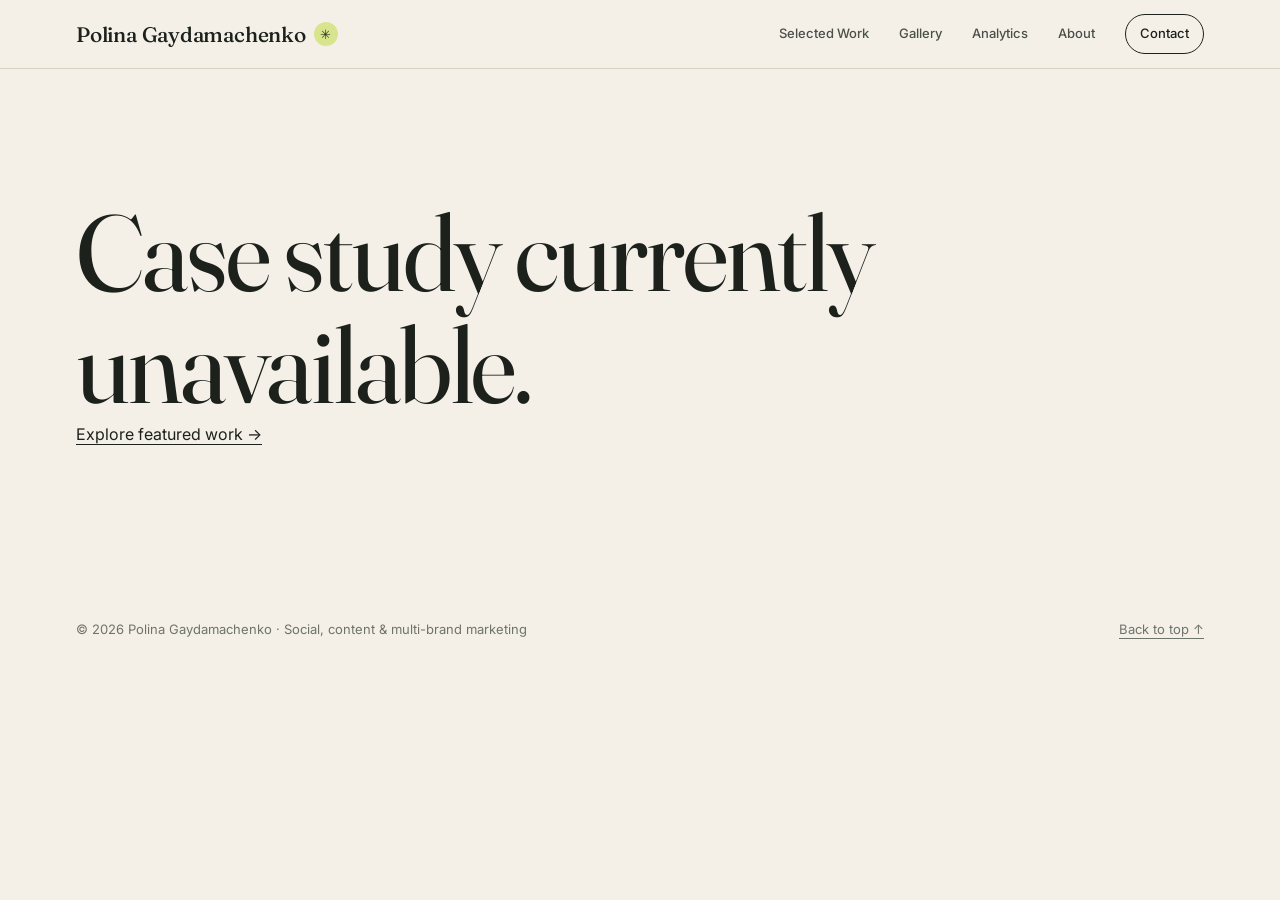
<file: levo-aero.html>
<!doctype html>
<html lang="en">
<head>
<meta charset="utf-8">
<meta name="viewport" content="width=device-width, initial-scale=1">
<title>Case study unavailable | Polina Gaydamachenko</title>
<meta name="description" content="This case study is currently not featured.">
<meta name="author" content="Polina Gaydamachenko">
<link rel="canonical" href="https://polinayg.github.io/marketing-portfolio/levo-aero.html">
<meta property="og:type" content="website">
<meta property="og:site_name" content="Polina Gaydamachenko — Marketing Portfolio">
<meta property="og:title" content="Case study unavailable | Polina Gaydamachenko">
<meta property="og:description" content="This case study is currently not featured.">
<meta property="og:url" content="https://polinayg.github.io/marketing-portfolio/levo-aero.html">
<meta property="og:image" content="https://polinayg.github.io/marketing-portfolio/assets/img/og-cover.jpg?v=2026-10-29-manager">
<meta property="og:image:type" content="image/jpeg">
<meta property="og:image:width" content="1200">
<meta property="og:image:height" content="630">
<meta property="og:image:alt" content="Polina Gaydamachenko, Multi-Brand Marketing Manager. Integrated strategy, creative execution, paid ads, websites, email and analytics. Campaign examples from Axe &amp; Kindle, NxtDib and Every Window.">
<meta name="twitter:card" content="summary_large_image">
<meta name="twitter:image" content="https://polinayg.github.io/marketing-portfolio/assets/img/og-cover.jpg?v=2026-10-29-manager">
<meta name="twitter:image:alt" content="Polina Gaydamachenko, Multi-Brand Marketing Manager. Integrated strategy, creative execution, paid ads, websites, email and analytics.">
<meta name="theme-color" content="#f4f0e8">
<link rel="icon" href="assets/img/favicon.svg" type="image/svg+xml">
<link rel="preconnect" href="https://fonts.googleapis.com">
<link rel="preconnect" href="https://fonts.gstatic.com" crossorigin>
<link href="https://fonts.googleapis.com/css2?family=Fraunces:ital,opsz,wght@0,9..144,300..500;1,9..144,300..500&family=Inter:wght@400;500;600&display=swap" rel="stylesheet">
<link rel="stylesheet" href="assets/css/site.css?v=2026-10-29">
<meta name="robots" content="noindex, nofollow">
</head>
<body>
<a class="skip" href="#main">Skip to content</a>
<header class="site-head"><div class="wrap">
<a class="brand" href="index.html" aria-label="Polina Gaydamachenko — home"><b>Polina Gaydamachenko</b><i aria-hidden="true">✳</i></a>
<button class="menu-btn" aria-expanded="false" aria-controls="nav">Menu</button>
<nav class="nav" id="nav" aria-label="Primary"><a href="index.html#work">Selected Work</a><a href="gallery.html">Gallery</a><a href="index.html#analytics">Analytics</a><a href="index.html#about">About</a><a class="cta" href="index.html#contact">Contact</a></nav>
</div></header>
<main id="main"><section class="section"><div class="wrap"><h1>Case study currently unavailable.</h1><p><a href="index.html#work">Explore featured work →</a></p></div></section></main><footer class="site-foot"><div class="wrap">
<span>© 2026 Polina Gaydamachenko · Social, content &amp; multi-brand marketing</span>
<a href="#top">Back to top ↑</a></div></footer>
<dialog class="lb" id="lightbox" aria-label="Image viewer">
<div class="lb-inner">
<div class="lb-top"><span class="lb-count" aria-live="polite"></span><button class="close" type="button">Close ✕</button></div>
<div class="lb-stage"><img alt=""><button class="prev" type="button" aria-label="Previous image">←</button><button class="next" type="button" aria-label="Next image">→</button></div>
<p class="lb-cap"></p>
</div></dialog>
<script src="assets/js/site.js?v=2026-10-29" defer></script>
</body></html>
</file>
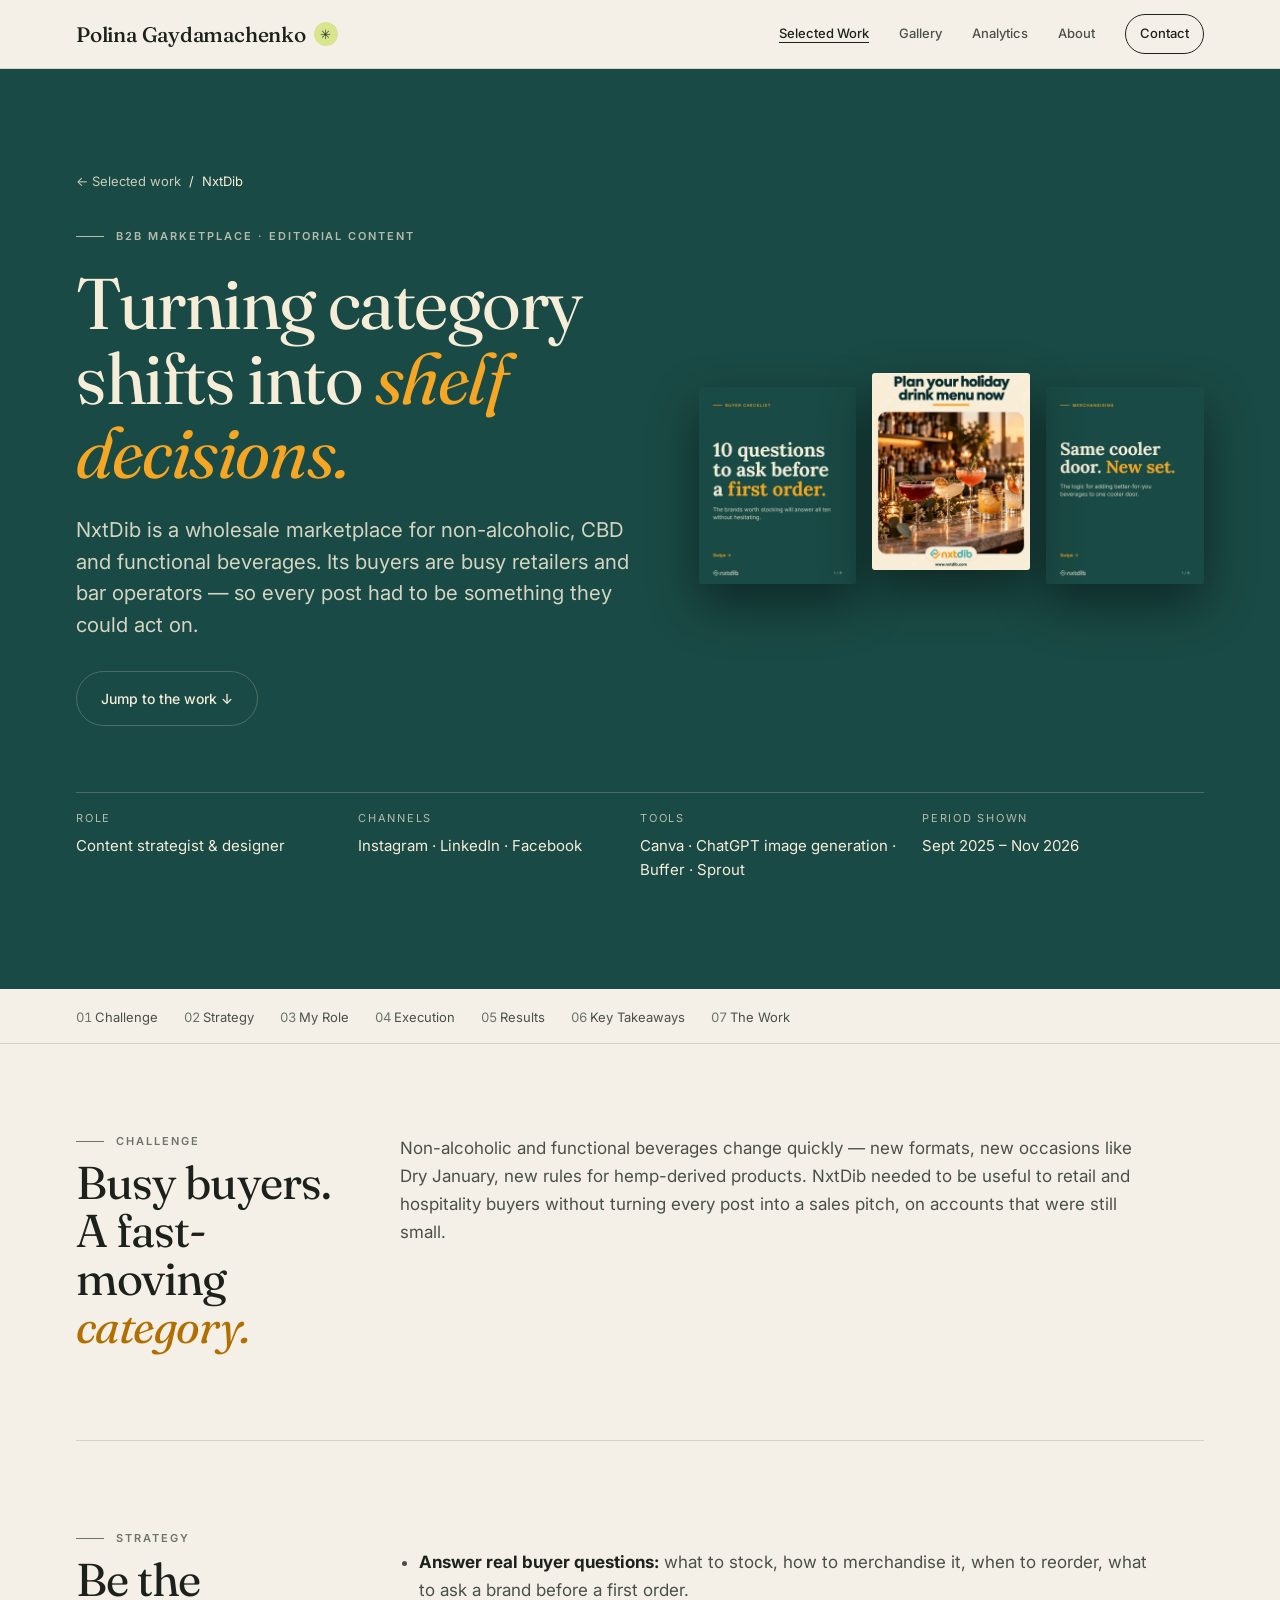
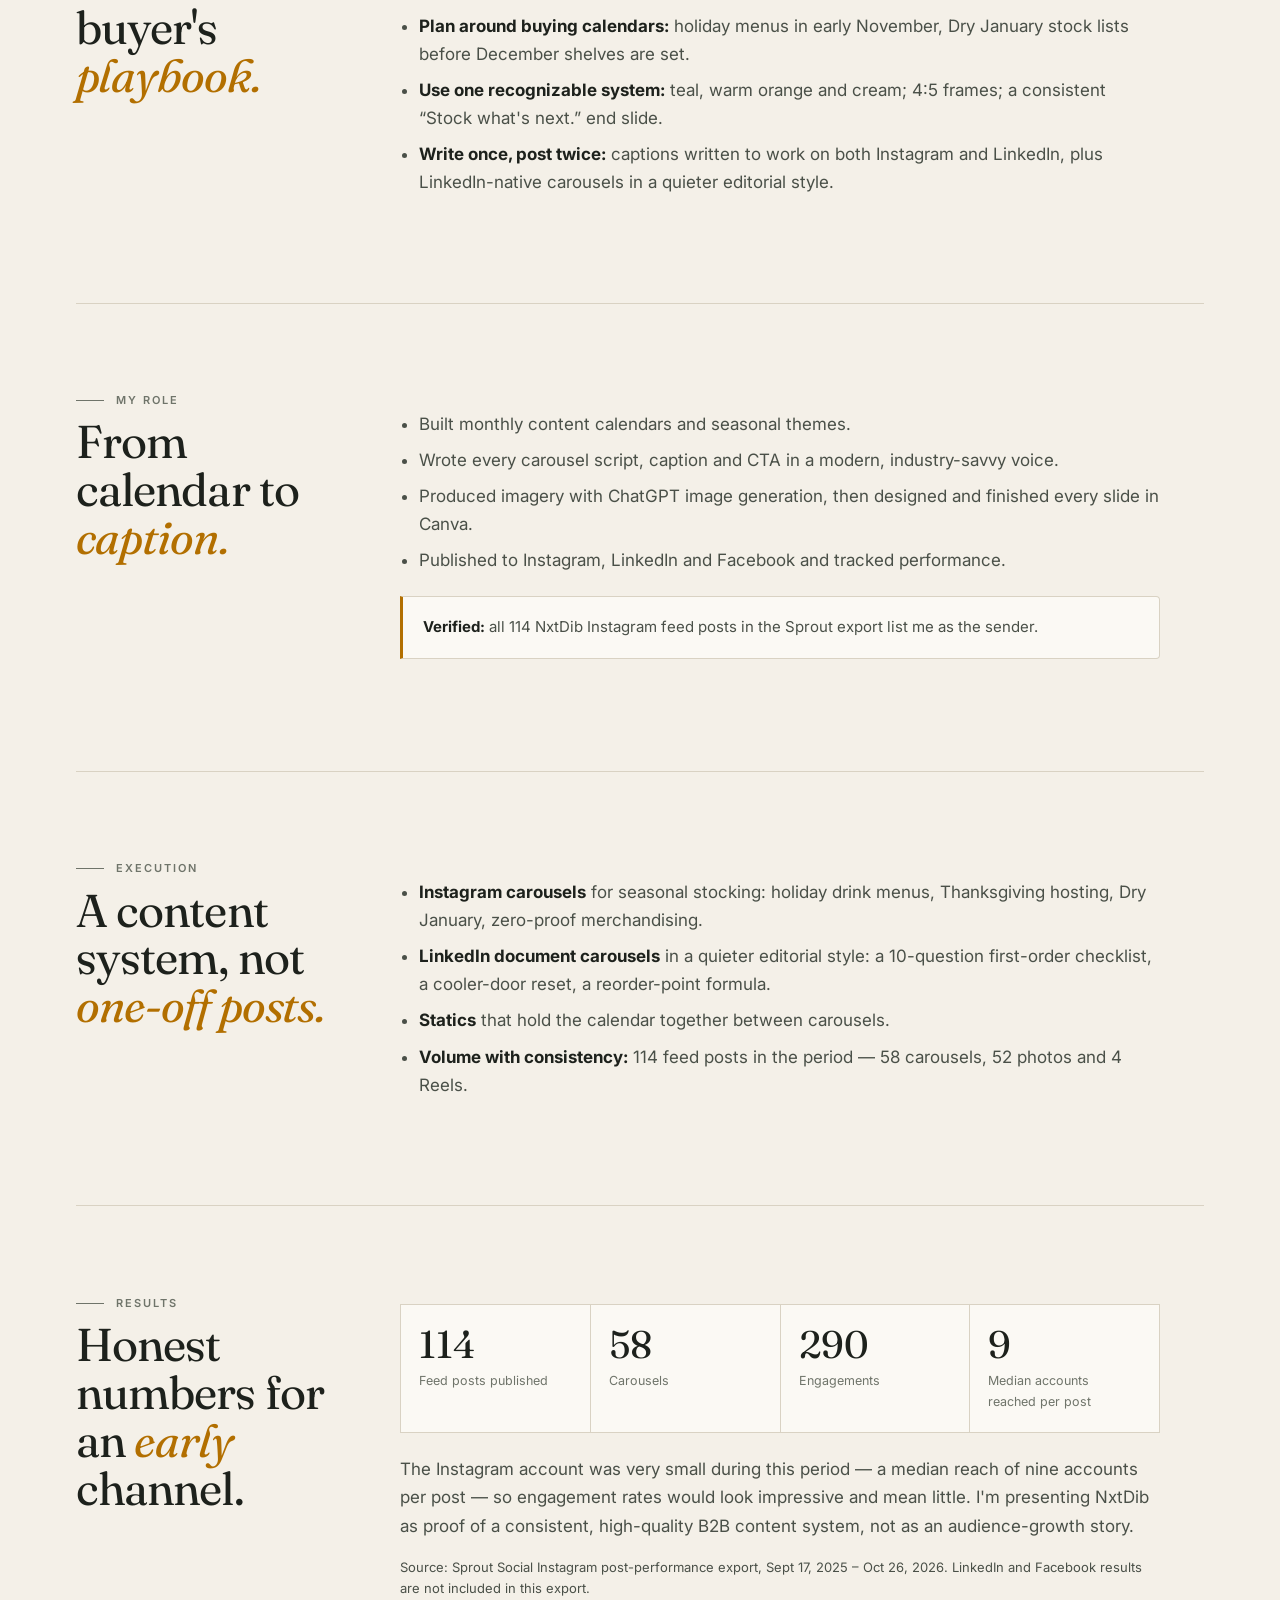
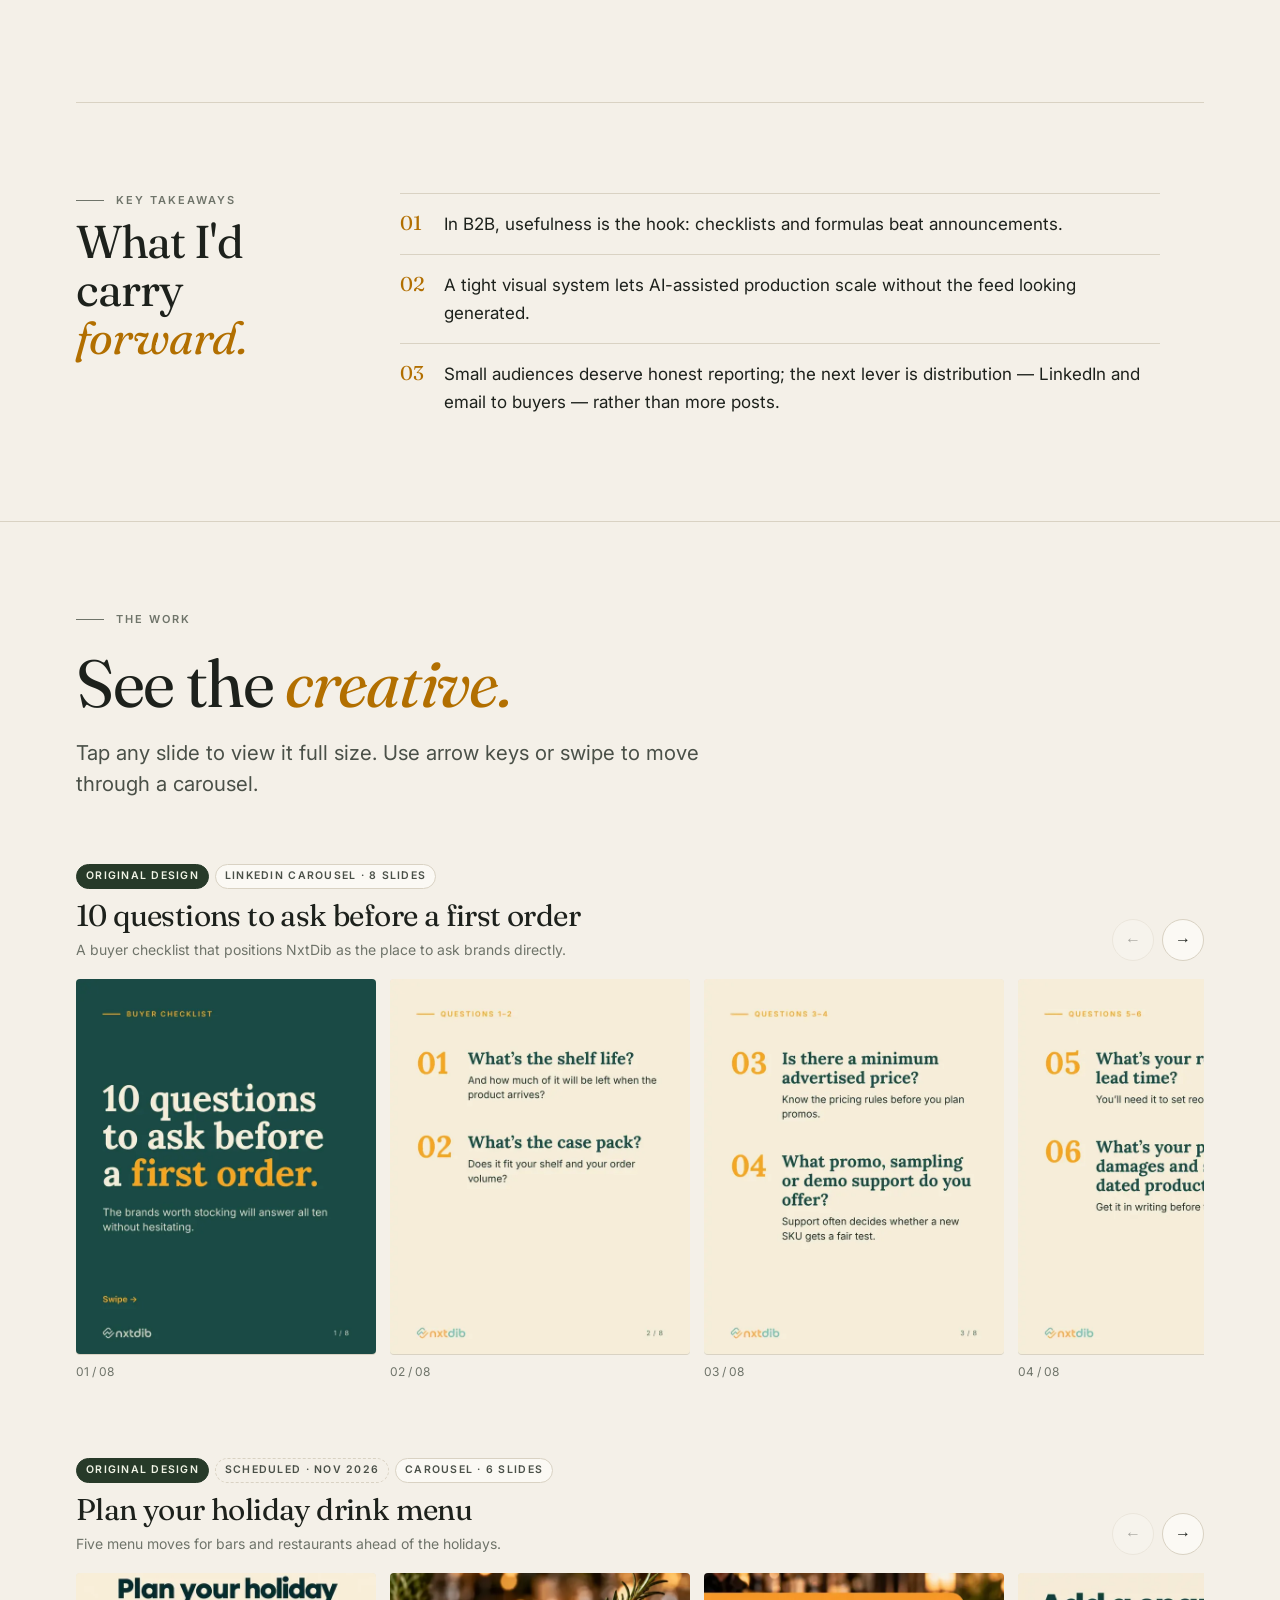
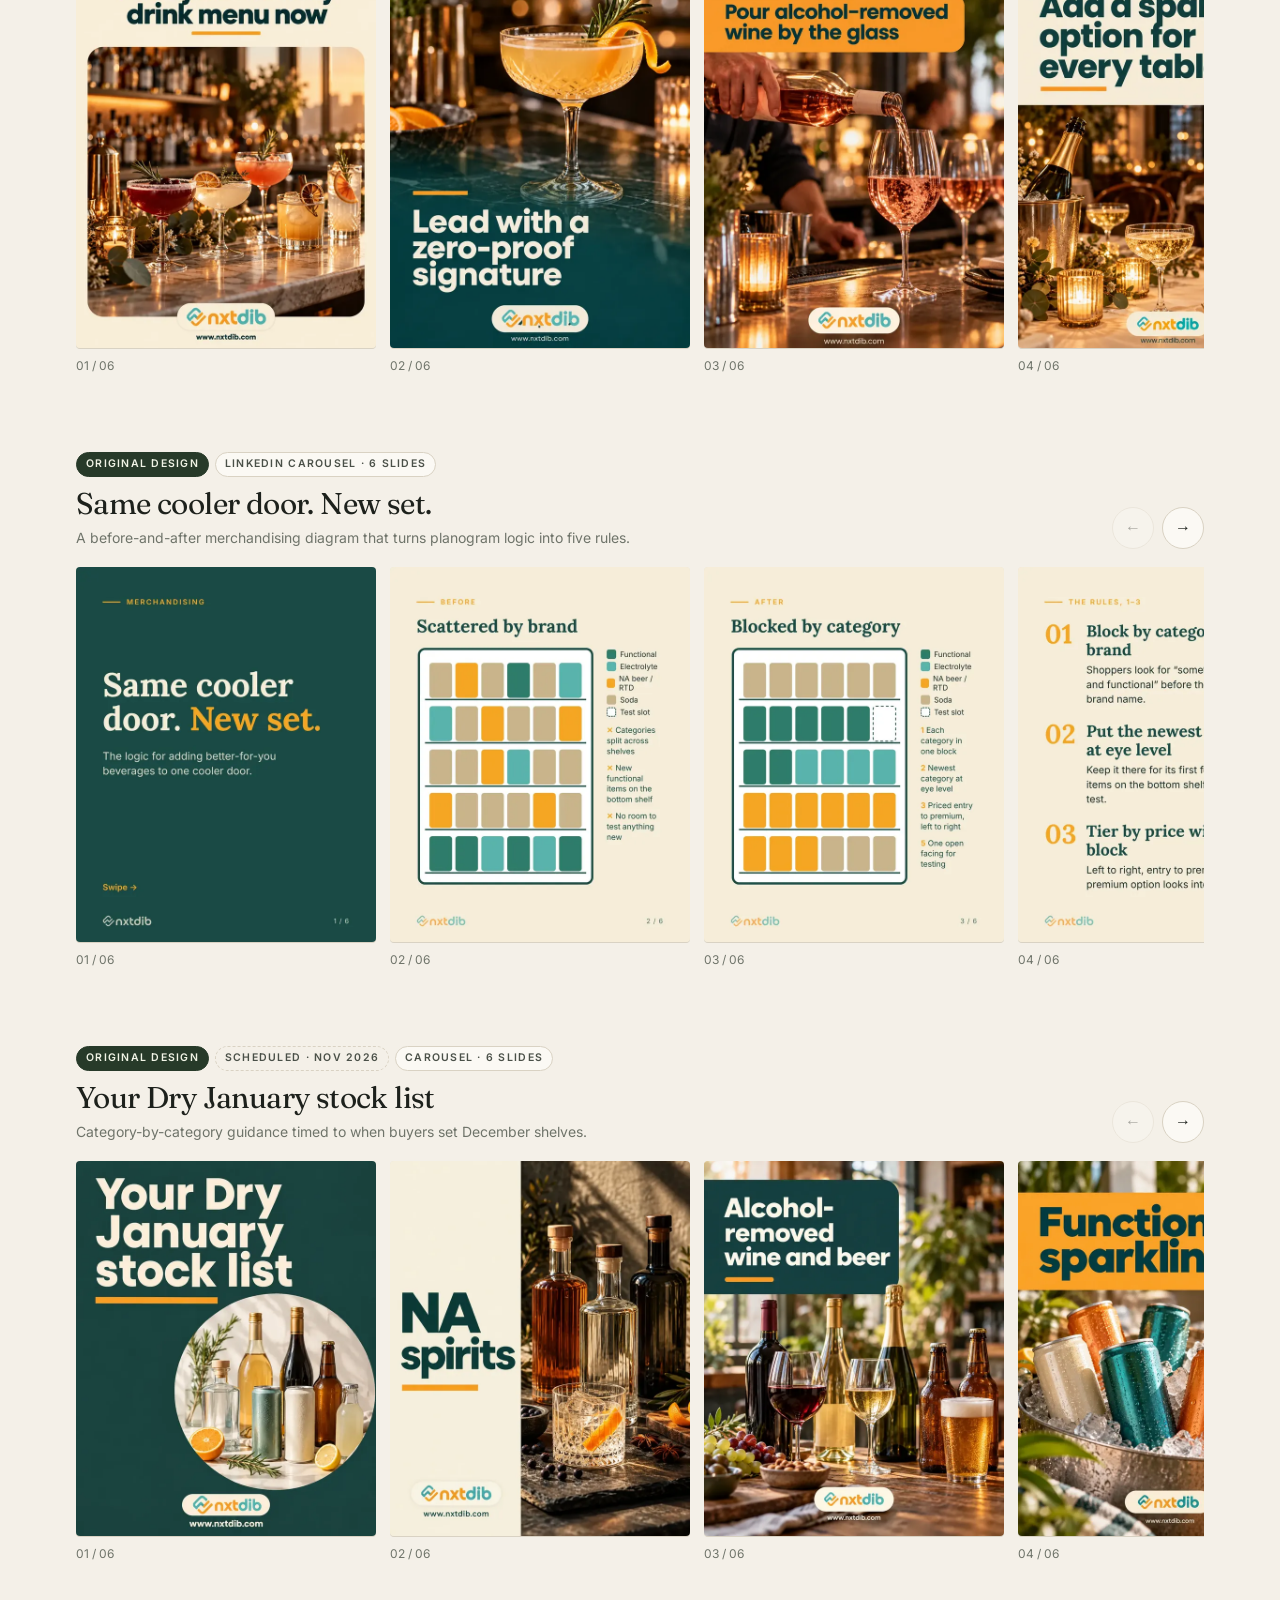
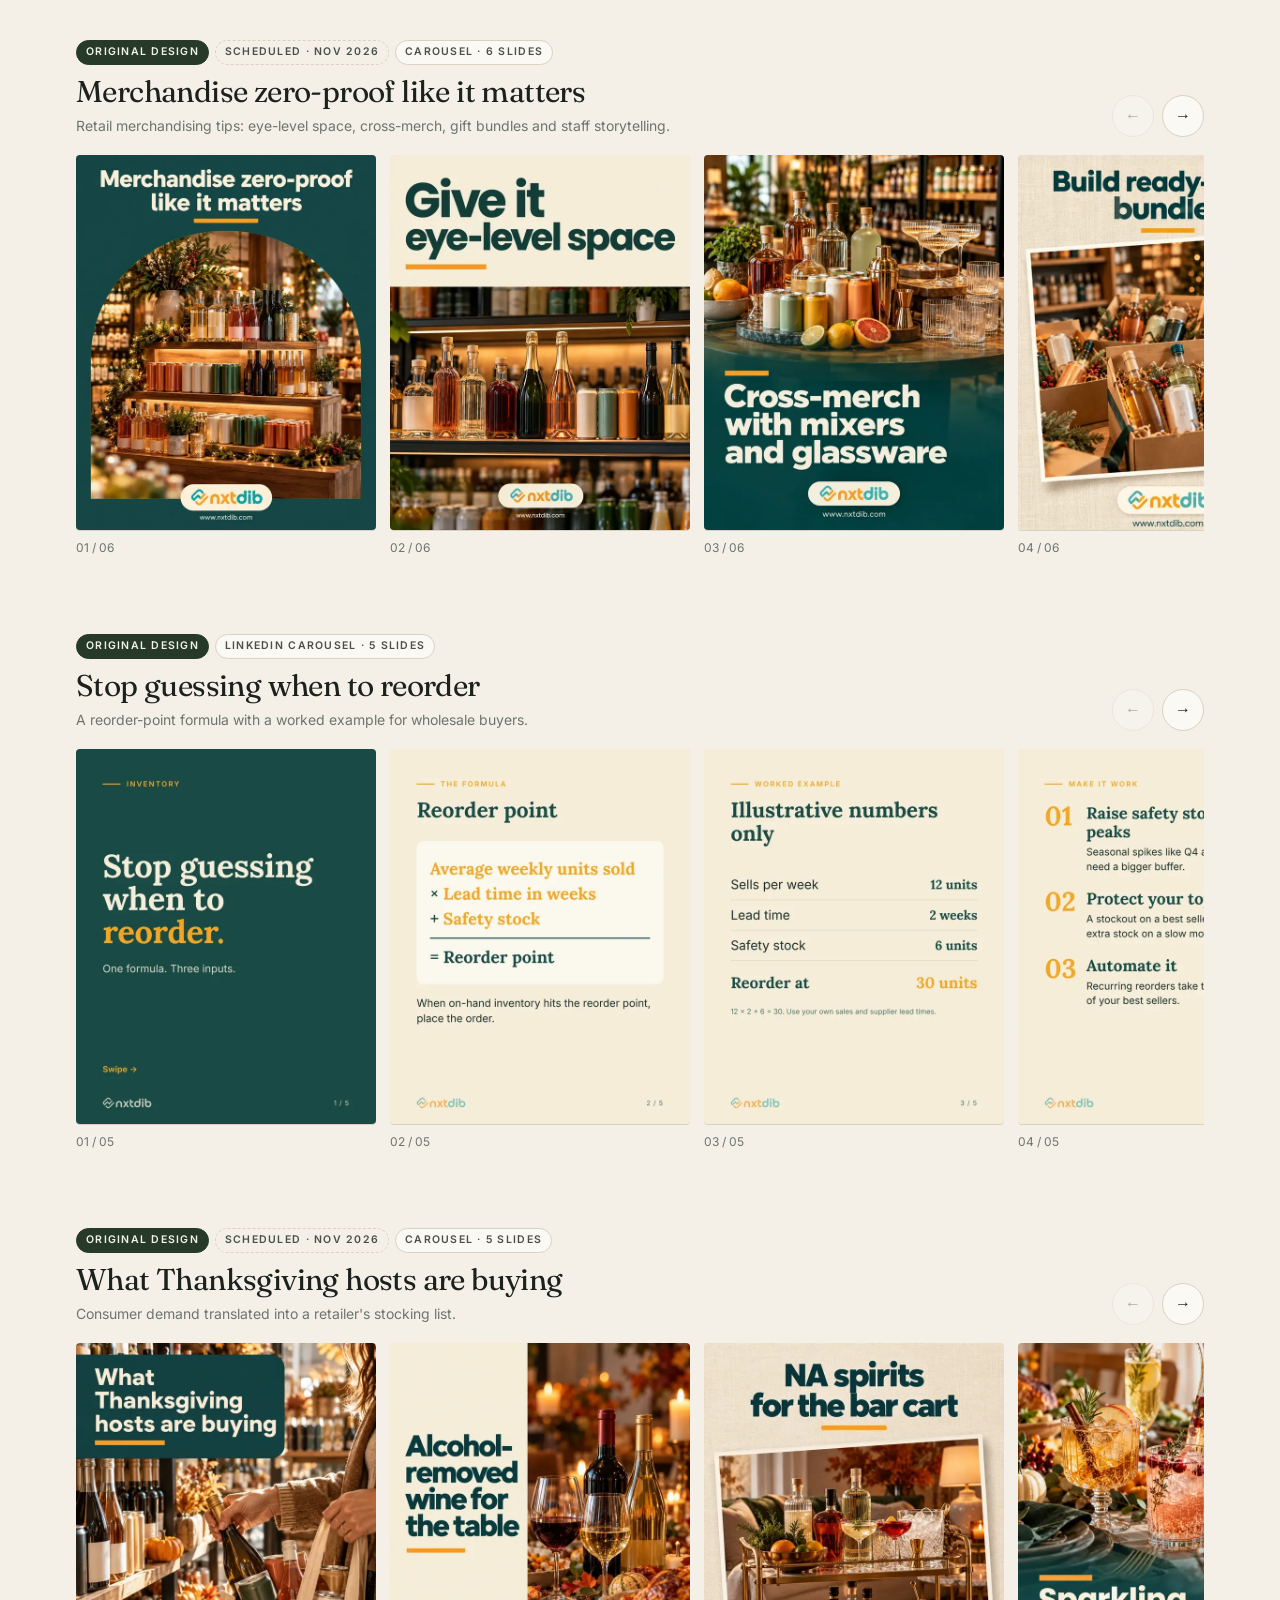
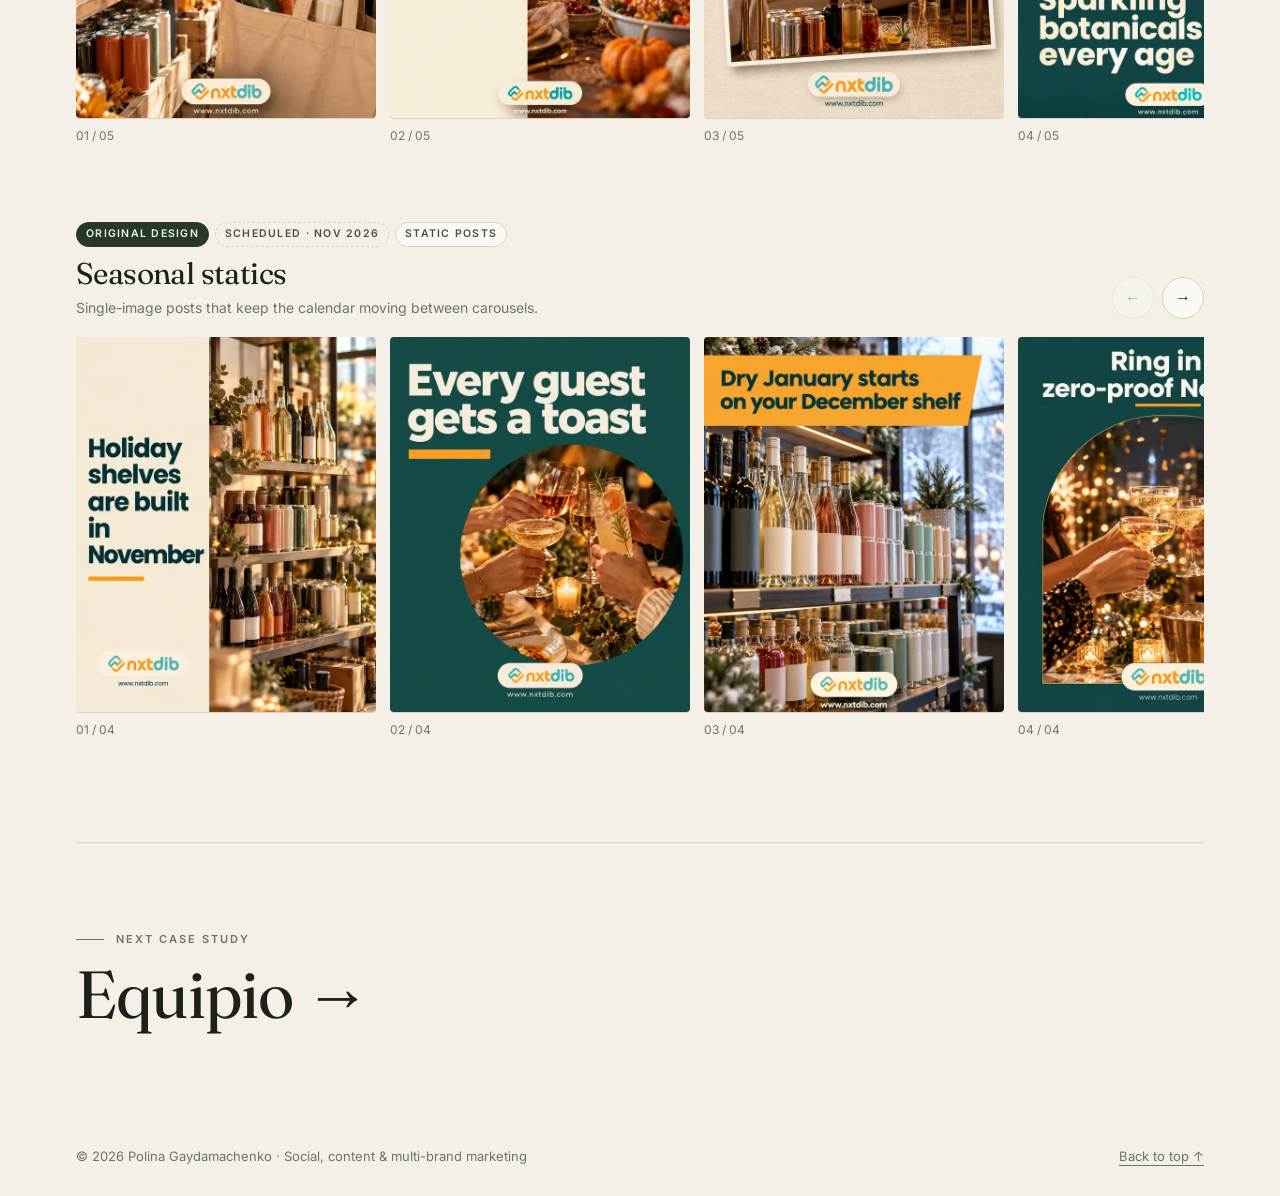
<file: nxtdib.html>
<!doctype html>
<html lang="en">
<head>
<meta charset="utf-8">
<meta name="viewport" content="width=device-width, initial-scale=1">
<title>NxtDib — Case Study | Polina Gaydamachenko</title>
<meta name="description" content="NxtDib case study: an editorial B2B content system for a wholesale non-alcoholic and functional beverage marketplace, with original carousels for Instagram and LinkedIn.">
<meta name="author" content="Polina Gaydamachenko">
<link rel="canonical" href="https://polinayg.github.io/marketing-portfolio/nxtdib.html">
<meta property="og:type" content="website">
<meta property="og:site_name" content="Polina Gaydamachenko — Marketing Portfolio">
<meta property="og:title" content="NxtDib — Case Study | Polina Gaydamachenko">
<meta property="og:description" content="NxtDib case study: an editorial B2B content system for a wholesale non-alcoholic and functional beverage marketplace, with original carousels for Instagram and LinkedIn.">
<meta property="og:url" content="https://polinayg.github.io/marketing-portfolio/nxtdib.html">
<meta property="og:image" content="https://polinayg.github.io/marketing-portfolio/assets/img/og-cover.jpg?v=2026-10-29-manager">
<meta property="og:image:type" content="image/jpeg">
<meta property="og:image:width" content="1200">
<meta property="og:image:height" content="630">
<meta property="og:image:alt" content="Polina Gaydamachenko, Multi-Brand Marketing Manager. Integrated strategy, creative execution, paid ads, websites, email and analytics. Campaign examples from Axe &amp; Kindle, NxtDib and Every Window.">
<meta name="twitter:card" content="summary_large_image">
<meta name="twitter:image" content="https://polinayg.github.io/marketing-portfolio/assets/img/og-cover.jpg?v=2026-10-29-manager">
<meta name="twitter:image:alt" content="Polina Gaydamachenko, Multi-Brand Marketing Manager. Integrated strategy, creative execution, paid ads, websites, email and analytics.">
<meta name="theme-color" content="#f4f0e8">
<link rel="icon" href="assets/img/favicon.svg" type="image/svg+xml">
<link rel="preconnect" href="https://fonts.googleapis.com">
<link rel="preconnect" href="https://fonts.gstatic.com" crossorigin>
<link href="https://fonts.googleapis.com/css2?family=Fraunces:ital,opsz,wght@0,9..144,300..500;1,9..144,300..500&family=Inter:wght@400;500;600&display=swap" rel="stylesheet">
<link rel="stylesheet" href="assets/css/site.css?v=2026-10-29">
</head>
<body>
<a class="skip" href="#main">Skip to content</a>
<header class="site-head"><div class="wrap">
<a class="brand" href="index.html" aria-label="Polina Gaydamachenko — home"><b>Polina Gaydamachenko</b><i aria-hidden="true">✳</i></a>
<button class="menu-btn" aria-expanded="false" aria-controls="nav">Menu</button>
<nav class="nav" id="nav" aria-label="Primary"><a href="index.html#work" aria-current="page">Selected Work</a><a href="gallery.html">Gallery</a><a href="index.html#analytics">Analytics</a><a href="index.html#about">About</a><a class="cta" href="index.html#contact">Contact</a></nav>
</div></header>
<main id="main">
<section class="cs-hero" style="--b-bg:#1a4a45;--b-ink:#f5edd8;--b-accent:#f5a623;--accent:#b26f00" id="top"><div class="wrap">
<p class="crumbs"><a href="index.html#work">← Selected work</a> &nbsp;/&nbsp; NxtDib</p>
<div class="cs-hero-grid"><div>
<div class="eyebrow">B2B marketplace · Editorial content</div>
<h1>Turning category shifts into <em>shelf decisions.</em></h1>
<p class="lede">NxtDib is a wholesale marketplace for non-alcoholic, CBD and functional beverages. Its buyers are busy retailers and bar operators — so every post had to be something they could act on.</p>
<p><a class="btn ghost" style="color:var(--b-ink);border-color:var(--line);margin-top:10px" href="#work-nxtdib">Jump to the work ↓</a></p>
</div><div class="stack cs-stack"><img src="assets/img/nxtdib/li-10-questions-01-sm.webp" srcset="assets/img/nxtdib/li-10-questions-01-sm.webp 640w, assets/img/nxtdib/li-10-questions-01.webp 1080w" sizes="(max-width:900px) 30vw, 200px" width="640" height="800" alt="NxtDib LinkedIn carousel cover: “10 questions to ask before a first order”" fetchpriority="high" decoding="async"><img src="assets/img/nxtdib/holiday-menu-01-sm.webp" srcset="assets/img/nxtdib/holiday-menu-01-sm.webp 640w, assets/img/nxtdib/holiday-menu-01.webp 1092w" sizes="(max-width:900px) 30vw, 200px" width="640" height="844" alt="NxtDib carousel cover: “Plan your holiday drink menu now”" fetchpriority="high" decoding="async"><img src="assets/img/nxtdib/li-cooler-door-01-sm.webp" srcset="assets/img/nxtdib/li-cooler-door-01-sm.webp 640w, assets/img/nxtdib/li-cooler-door-01.webp 1080w" sizes="(max-width:900px) 30vw, 200px" width="640" height="800" alt="NxtDib LinkedIn carousel cover: “Same cooler door. New set.”" fetchpriority="high" decoding="async"></div></div>
<dl class="facts"><div><dt>Role</dt><dd>Content strategist &amp; designer</dd></div><div><dt>Channels</dt><dd>Instagram · LinkedIn · Facebook</dd></div><div><dt>Tools</dt><dd>Canva · ChatGPT image generation · Buffer · Sprout</dd></div><div><dt>Period shown</dt><dd>Sept 2025 – Nov 2026</dd></div></dl>
</div></section>
<nav class="cs-nav" aria-label="Case study sections"><ol><li><a href="#challenge">Challenge</a></li><li><a href="#strategy">Strategy</a></li><li><a href="#role">My Role</a></li><li><a href="#execution">Execution</a></li><li><a href="#results">Results</a></li><li><a href="#takeaways">Key Takeaways</a></li><li><a href="#work-nxtdib">The Work</a></li></ol></nav>
<div class="wrap" style="--accent:#b26f00">
<section class="chapter" id="challenge"><header><div class="eyebrow">Challenge</div><h2>Busy buyers. A fast-moving <em>category.</em></h2></header><div class="body"><p>Non-alcoholic and functional beverages change quickly — new formats, new occasions like Dry January, new rules for hemp-derived products. NxtDib needed to be useful to retail and hospitality buyers without turning every post into a sales pitch, on accounts that were still small.</p></div></section><section class="chapter" id="strategy"><header><div class="eyebrow">Strategy</div><h2>Be the buyer's <em>playbook.</em></h2></header><div class="body"><ul>
<li><strong>Answer real buyer questions:</strong> what to stock, how to merchandise it, when to reorder, what to ask a brand before a first order.</li>
<li><strong>Plan around buying calendars:</strong> holiday menus in early November, Dry January stock lists before December shelves are set.</li>
<li><strong>Use one recognizable system:</strong> teal, warm orange and cream; 4:5 frames; a consistent “Stock what's next.” end slide.</li>
<li><strong>Write once, post twice:</strong> captions written to work on both Instagram and LinkedIn, plus LinkedIn-native carousels in a quieter editorial style.</li>
</ul></div></section><section class="chapter" id="role"><header><div class="eyebrow">My Role</div><h2>From calendar to <em>caption.</em></h2></header><div class="body"><ul><li>Built monthly content calendars and seasonal themes.</li>
<li>Wrote every carousel script, caption and CTA in a modern, industry-savvy voice.</li>
<li>Produced imagery with ChatGPT image generation, then designed and finished every slide in Canva.</li>
<li>Published to Instagram, LinkedIn and Facebook and tracked performance.</li></ul>
<div class="callout"><b>Verified:</b> all 114 NxtDib Instagram feed posts in the Sprout export list me as the sender.</div></div></section><section class="chapter" id="execution"><header><div class="eyebrow">Execution</div><h2>A content system, not <em>one-off posts.</em></h2></header><div class="body"><ul>
<li><strong>Instagram carousels</strong> for seasonal stocking: holiday drink menus, Thanksgiving hosting, Dry January, zero-proof merchandising.</li>
<li><strong>LinkedIn document carousels</strong> in a quieter editorial style: a 10-question first-order checklist, a cooler-door reset, a reorder-point formula.</li>
<li><strong>Statics</strong> that hold the calendar together between carousels.</li>
<li><strong>Volume with consistency:</strong> 114 feed posts in the period — 58 carousels, 52 photos and 4 Reels.</li></ul></div></section><section class="chapter" id="results"><header><div class="eyebrow">Results</div><h2>Honest numbers for an <em>early</em> channel.</h2></header><div class="body"><div class="metric-grid"><div><b>114</b><span>Feed posts published</span></div><div><b>58</b><span>Carousels</span></div><div><b>290</b><span>Engagements</span></div><div><b>9</b><span>Median accounts reached per post</span></div></div>
<p>The Instagram account was very small during this period — a median reach of nine accounts per post — so engagement rates would look impressive and mean little. I'm presenting NxtDib as proof of a consistent, high-quality B2B content system, not as an audience-growth story.</p>
<p class="small">Source: Sprout Social Instagram post-performance export, Sept 17, 2025 – Oct 26, 2026. LinkedIn and Facebook results are not included in this export.</p></div></section><section class="chapter" id="takeaways"><header><div class="eyebrow">Key Takeaways</div><h2>What I'd carry <em>forward.</em></h2></header><div class="body"><ol class="takeaways">
<li>In B2B, usefulness is the hook: checklists and formulas beat announcements.</li>
<li>A tight visual system lets AI-assisted production scale without the feed looking generated.</li>
<li>Small audiences deserve honest reporting; the next lever is distribution — LinkedIn and email to buyers — rather than more posts.</li>
</ol></div></section>
</div>
<section class="work" id="work-nxtdib" style="--accent:#b26f00"><div class="wrap">
<div class="eyebrow">The Work</div><h2>See the <em>creative.</em></h2>
<p class="lede" style="margin-top:18px">Tap any slide to view it full size. Use arrow keys or swipe to move through a carousel.</p>
<section class="set" data-carousel aria-labelledby="nxtdib-0-t">
<div class="set-head"><div><div class="badges"><span class="badge orig">Original design</span><span class="badge">LinkedIn carousel · 8 slides</span></div><h3 id="nxtdib-0-t">10 questions to ask before a first order</h3><p>A buyer checklist that positions NxtDib as the place to ask brands directly.</p></div><div class="car-ctrl"><button type="button" data-dir="-1" aria-label="Scroll back">←</button><button type="button" data-dir="1" aria-label="Scroll forward">→</button></div></div>
<div class="track" tabindex="0" aria-label="10 questions to ask before a first order slides"><figure class="slide"><button type="button" data-lb data-group="nxtdib-0" data-full="assets/img/nxtdib/li-10-questions-01.webp" data-caption="NxtDib — 10 questions to ask before a first order (1/8)" aria-label="Open larger: Cover: “10 questions to ask before a first order” buyer checklist"><img src="assets/img/nxtdib/li-10-questions-01-sm.webp" srcset="assets/img/nxtdib/li-10-questions-01-sm.webp 640w, assets/img/nxtdib/li-10-questions-01.webp 1080w" sizes="(max-width:760px) 62vw, 300px" width="640" height="800" alt="Cover: “10 questions to ask before a first order” buyer checklist" loading="lazy" decoding="async"></button><figcaption>01 / 08</figcaption></figure><figure class="slide"><button type="button" data-lb data-group="nxtdib-0" data-full="assets/img/nxtdib/li-10-questions-02.webp" data-caption="NxtDib — 10 questions to ask before a first order (2/8)" aria-label="Open larger: Questions 1–2: shelf life and case pack"><img src="assets/img/nxtdib/li-10-questions-02-sm.webp" srcset="assets/img/nxtdib/li-10-questions-02-sm.webp 640w, assets/img/nxtdib/li-10-questions-02.webp 1080w" sizes="(max-width:760px) 62vw, 300px" width="640" height="800" alt="Questions 1–2: shelf life and case pack" loading="lazy" decoding="async"></button><figcaption>02 / 08</figcaption></figure><figure class="slide"><button type="button" data-lb data-group="nxtdib-0" data-full="assets/img/nxtdib/li-10-questions-03.webp" data-caption="NxtDib — 10 questions to ask before a first order (3/8)" aria-label="Open larger: Questions 3–4: minimum advertised price and promo support"><img src="assets/img/nxtdib/li-10-questions-03-sm.webp" srcset="assets/img/nxtdib/li-10-questions-03-sm.webp 640w, assets/img/nxtdib/li-10-questions-03.webp 1080w" sizes="(max-width:760px) 62vw, 300px" width="640" height="800" alt="Questions 3–4: minimum advertised price and promo support" loading="lazy" decoding="async"></button><figcaption>03 / 08</figcaption></figure><figure class="slide"><button type="button" data-lb data-group="nxtdib-0" data-full="assets/img/nxtdib/li-10-questions-04.webp" data-caption="NxtDib — 10 questions to ask before a first order (4/8)" aria-label="Open larger: Questions 5–6: reorder lead time and damaged-product policy"><img src="assets/img/nxtdib/li-10-questions-04-sm.webp" srcset="assets/img/nxtdib/li-10-questions-04-sm.webp 640w, assets/img/nxtdib/li-10-questions-04.webp 1080w" sizes="(max-width:760px) 62vw, 300px" width="640" height="800" alt="Questions 5–6: reorder lead time and damaged-product policy" loading="lazy" decoding="async"></button><figcaption>04 / 08</figcaption></figure><figure class="slide"><button type="button" data-lb data-group="nxtdib-0" data-full="assets/img/nxtdib/li-10-questions-05.webp" data-caption="NxtDib — 10 questions to ask before a first order (5/8)" aria-label="Open larger: Questions 7–8: sell-through in similar stores and hemp product compliance"><img src="assets/img/nxtdib/li-10-questions-05-sm.webp" srcset="assets/img/nxtdib/li-10-questions-05-sm.webp 640w, assets/img/nxtdib/li-10-questions-05.webp 1080w" sizes="(max-width:760px) 62vw, 300px" width="640" height="800" alt="Questions 7–8: sell-through in similar stores and hemp product compliance" loading="lazy" decoding="async"></button><figcaption>05 / 08</figcaption></figure><figure class="slide"><button type="button" data-lb data-group="nxtdib-0" data-full="assets/img/nxtdib/li-10-questions-06.webp" data-caption="NxtDib — 10 questions to ask before a first order (6/8)" aria-label="Open larger: Questions 9–10: marketing assets and day-to-day contact"><img src="assets/img/nxtdib/li-10-questions-06-sm.webp" srcset="assets/img/nxtdib/li-10-questions-06-sm.webp 640w, assets/img/nxtdib/li-10-questions-06.webp 1080w" sizes="(max-width:760px) 62vw, 300px" width="640" height="800" alt="Questions 9–10: marketing assets and day-to-day contact" loading="lazy" decoding="async"></button><figcaption>06 / 08</figcaption></figure><figure class="slide"><button type="button" data-lb data-group="nxtdib-0" data-full="assets/img/nxtdib/li-10-questions-07.webp" data-caption="NxtDib — 10 questions to ask before a first order (7/8)" aria-label="Open larger: First-order checklist summary with tick boxes"><img src="assets/img/nxtdib/li-10-questions-07-sm.webp" srcset="assets/img/nxtdib/li-10-questions-07-sm.webp 640w, assets/img/nxtdib/li-10-questions-07.webp 1080w" sizes="(max-width:760px) 62vw, 300px" width="640" height="800" alt="First-order checklist summary with tick boxes" loading="lazy" decoding="async"></button><figcaption>07 / 08</figcaption></figure><figure class="slide"><button type="button" data-lb data-group="nxtdib-0" data-full="assets/img/nxtdib/li-10-questions-08.webp" data-caption="NxtDib — 10 questions to ask before a first order (8/8)" aria-label="Open larger: End slide: “Ask brands directly” with “Create a buyer account” button"><img src="assets/img/nxtdib/li-10-questions-08-sm.webp" srcset="assets/img/nxtdib/li-10-questions-08-sm.webp 640w, assets/img/nxtdib/li-10-questions-08.webp 1080w" sizes="(max-width:760px) 62vw, 300px" width="640" height="800" alt="End slide: “Ask brands directly” with “Create a buyer account” button" loading="lazy" decoding="async"></button><figcaption>08 / 08</figcaption></figure></div>
</section><section class="set" data-carousel aria-labelledby="nxtdib-1-t">
<div class="set-head"><div><div class="badges"><span class="badge orig">Original design</span><span class="badge sched">Scheduled · Nov 2026</span><span class="badge">Carousel · 6 slides</span></div><h3 id="nxtdib-1-t">Plan your holiday drink menu</h3><p>Five menu moves for bars and restaurants ahead of the holidays.</p></div><div class="car-ctrl"><button type="button" data-dir="-1" aria-label="Scroll back">←</button><button type="button" data-dir="1" aria-label="Scroll forward">→</button></div></div>
<div class="track" tabindex="0" aria-label="Plan your holiday drink menu slides"><figure class="slide"><button type="button" data-lb data-group="nxtdib-1" data-full="assets/img/nxtdib/holiday-menu-01.webp" data-caption="NxtDib — Plan your holiday drink menu (1/6)" aria-label="Open larger: Cover: “Plan your holiday drink menu now” with cocktails on a bar"><img src="assets/img/nxtdib/holiday-menu-01-sm.webp" srcset="assets/img/nxtdib/holiday-menu-01-sm.webp 640w, assets/img/nxtdib/holiday-menu-01.webp 1092w" sizes="(max-width:760px) 62vw, 300px" width="640" height="844" alt="Cover: “Plan your holiday drink menu now” with cocktails on a bar" loading="lazy" decoding="async"></button><figcaption>01 / 06</figcaption></figure><figure class="slide"><button type="button" data-lb data-group="nxtdib-1" data-full="assets/img/nxtdib/holiday-menu-02.webp" data-caption="NxtDib — Plan your holiday drink menu (2/6)" aria-label="Open larger: “Lead with a zero-proof signature” — a garnished coupe cocktail"><img src="assets/img/nxtdib/holiday-menu-02-sm.webp" srcset="assets/img/nxtdib/holiday-menu-02-sm.webp 640w, assets/img/nxtdib/holiday-menu-02.webp 1092w" sizes="(max-width:760px) 62vw, 300px" width="640" height="844" alt="“Lead with a zero-proof signature” — a garnished coupe cocktail" loading="lazy" decoding="async"></button><figcaption>02 / 06</figcaption></figure><figure class="slide"><button type="button" data-lb data-group="nxtdib-1" data-full="assets/img/nxtdib/holiday-menu-03.webp" data-caption="NxtDib — Plan your holiday drink menu (3/6)" aria-label="Open larger: “Pour alcohol-removed wine by the glass” — rosé being poured"><img src="assets/img/nxtdib/holiday-menu-03-sm.webp" srcset="assets/img/nxtdib/holiday-menu-03-sm.webp 640w, assets/img/nxtdib/holiday-menu-03.webp 1092w" sizes="(max-width:760px) 62vw, 300px" width="640" height="844" alt="“Pour alcohol-removed wine by the glass” — rosé being poured" loading="lazy" decoding="async"></button><figcaption>03 / 06</figcaption></figure><figure class="slide"><button type="button" data-lb data-group="nxtdib-1" data-full="assets/img/nxtdib/holiday-menu-04.webp" data-caption="NxtDib — Plan your holiday drink menu (4/6)" aria-label="Open larger: “Add a sparkling option for every table” — champagne bucket and coupes"><img src="assets/img/nxtdib/holiday-menu-04-sm.webp" srcset="assets/img/nxtdib/holiday-menu-04-sm.webp 640w, assets/img/nxtdib/holiday-menu-04.webp 1092w" sizes="(max-width:760px) 62vw, 300px" width="640" height="844" alt="“Add a sparkling option for every table” — champagne bucket and coupes" loading="lazy" decoding="async"></button><figcaption>04 / 06</figcaption></figure><figure class="slide"><button type="button" data-lb data-group="nxtdib-1" data-full="assets/img/nxtdib/holiday-menu-05.webp" data-caption="NxtDib — Plan your holiday drink menu (5/6)" aria-label="Open larger: “Price zero-proof like a cocktail” — bartender finishing a drink"><img src="assets/img/nxtdib/holiday-menu-05-sm.webp" srcset="assets/img/nxtdib/holiday-menu-05-sm.webp 640w, assets/img/nxtdib/holiday-menu-05.webp 1092w" sizes="(max-width:760px) 62vw, 300px" width="640" height="844" alt="“Price zero-proof like a cocktail” — bartender finishing a drink" loading="lazy" decoding="async"></button><figcaption>05 / 06</figcaption></figure><figure class="slide"><button type="button" data-lb data-group="nxtdib-1" data-full="assets/img/nxtdib/holiday-menu-06.webp" data-caption="NxtDib — Plan your holiday drink menu (6/6)" aria-label="Open larger: End slide: “Stock what&#x27;s next. Shop wholesale at nxtdib.com”"><img src="assets/img/nxtdib/holiday-menu-06-sm.webp" srcset="assets/img/nxtdib/holiday-menu-06-sm.webp 640w, assets/img/nxtdib/holiday-menu-06.webp 1092w" sizes="(max-width:760px) 62vw, 300px" width="640" height="844" alt="End slide: “Stock what&#x27;s next. Shop wholesale at nxtdib.com”" loading="lazy" decoding="async"></button><figcaption>06 / 06</figcaption></figure></div>
</section><section class="set" data-carousel aria-labelledby="nxtdib-2-t">
<div class="set-head"><div><div class="badges"><span class="badge orig">Original design</span><span class="badge">LinkedIn carousel · 6 slides</span></div><h3 id="nxtdib-2-t">Same cooler door. New set.</h3><p>A before-and-after merchandising diagram that turns planogram logic into five rules.</p></div><div class="car-ctrl"><button type="button" data-dir="-1" aria-label="Scroll back">←</button><button type="button" data-dir="1" aria-label="Scroll forward">→</button></div></div>
<div class="track" tabindex="0" aria-label="Same cooler door. New set. slides"><figure class="slide"><button type="button" data-lb data-group="nxtdib-2" data-full="assets/img/nxtdib/li-cooler-door-01.webp" data-caption="NxtDib — Same cooler door. New set. (1/6)" aria-label="Open larger: Cover: “Same cooler door. New set.” merchandising carousel"><img src="assets/img/nxtdib/li-cooler-door-01-sm.webp" srcset="assets/img/nxtdib/li-cooler-door-01-sm.webp 640w, assets/img/nxtdib/li-cooler-door-01.webp 1080w" sizes="(max-width:760px) 62vw, 300px" width="640" height="800" alt="Cover: “Same cooler door. New set.” merchandising carousel" loading="lazy" decoding="async"></button><figcaption>01 / 06</figcaption></figure><figure class="slide"><button type="button" data-lb data-group="nxtdib-2" data-full="assets/img/nxtdib/li-cooler-door-02.webp" data-caption="NxtDib — Same cooler door. New set. (2/6)" aria-label="Open larger: Before: a cooler door scattered by brand, shown as a color-coded grid"><img src="assets/img/nxtdib/li-cooler-door-02-sm.webp" srcset="assets/img/nxtdib/li-cooler-door-02-sm.webp 640w, assets/img/nxtdib/li-cooler-door-02.webp 1080w" sizes="(max-width:760px) 62vw, 300px" width="640" height="800" alt="Before: a cooler door scattered by brand, shown as a color-coded grid" loading="lazy" decoding="async"></button><figcaption>02 / 06</figcaption></figure><figure class="slide"><button type="button" data-lb data-group="nxtdib-2" data-full="assets/img/nxtdib/li-cooler-door-03.webp" data-caption="NxtDib — Same cooler door. New set. (3/6)" aria-label="Open larger: After: the cooler door blocked by category"><img src="assets/img/nxtdib/li-cooler-door-03-sm.webp" srcset="assets/img/nxtdib/li-cooler-door-03-sm.webp 640w, assets/img/nxtdib/li-cooler-door-03.webp 1080w" sizes="(max-width:760px) 62vw, 300px" width="640" height="800" alt="After: the cooler door blocked by category" loading="lazy" decoding="async"></button><figcaption>03 / 06</figcaption></figure><figure class="slide"><button type="button" data-lb data-group="nxtdib-2" data-full="assets/img/nxtdib/li-cooler-door-04.webp" data-caption="NxtDib — Same cooler door. New set. (4/6)" aria-label="Open larger: Rules 1–3: block by category, newest category at eye level, tier by price"><img src="assets/img/nxtdib/li-cooler-door-04-sm.webp" srcset="assets/img/nxtdib/li-cooler-door-04-sm.webp 640w, assets/img/nxtdib/li-cooler-door-04.webp 1080w" sizes="(max-width:760px) 62vw, 300px" width="640" height="800" alt="Rules 1–3: block by category, newest category at eye level, tier by price" loading="lazy" decoding="async"></button><figcaption>04 / 06</figcaption></figure><figure class="slide"><button type="button" data-lb data-group="nxtdib-2" data-full="assets/img/nxtdib/li-cooler-door-05.webp" data-caption="NxtDib — Same cooler door. New set. (5/6)" aria-label="Open larger: Rules 4–5: hero item in the hot spot, leave one facing open"><img src="assets/img/nxtdib/li-cooler-door-05-sm.webp" srcset="assets/img/nxtdib/li-cooler-door-05-sm.webp 640w, assets/img/nxtdib/li-cooler-door-05.webp 1080w" sizes="(max-width:760px) 62vw, 300px" width="640" height="800" alt="Rules 4–5: hero item in the hot spot, leave one facing open" loading="lazy" decoding="async"></button><figcaption>05 / 06</figcaption></figure><figure class="slide"><button type="button" data-lb data-group="nxtdib-2" data-full="assets/img/nxtdib/li-cooler-door-06.webp" data-caption="NxtDib — Same cooler door. New set. (6/6)" aria-label="Open larger: Cooler door self-audit checklist"><img src="assets/img/nxtdib/li-cooler-door-06-sm.webp" srcset="assets/img/nxtdib/li-cooler-door-06-sm.webp 640w, assets/img/nxtdib/li-cooler-door-06.webp 1080w" sizes="(max-width:760px) 62vw, 300px" width="640" height="800" alt="Cooler door self-audit checklist" loading="lazy" decoding="async"></button><figcaption>06 / 06</figcaption></figure></div>
</section><section class="set" data-carousel aria-labelledby="nxtdib-3-t">
<div class="set-head"><div><div class="badges"><span class="badge orig">Original design</span><span class="badge sched">Scheduled · Nov 2026</span><span class="badge">Carousel · 6 slides</span></div><h3 id="nxtdib-3-t">Your Dry January stock list</h3><p>Category-by-category guidance timed to when buyers set December shelves.</p></div><div class="car-ctrl"><button type="button" data-dir="-1" aria-label="Scroll back">←</button><button type="button" data-dir="1" aria-label="Scroll forward">→</button></div></div>
<div class="track" tabindex="0" aria-label="Your Dry January stock list slides"><figure class="slide"><button type="button" data-lb data-group="nxtdib-3" data-full="assets/img/nxtdib/dry-january-01.webp" data-caption="NxtDib — Your Dry January stock list (1/6)" aria-label="Open larger: Cover: “Your Dry January stock list” with bottles and cans"><img src="assets/img/nxtdib/dry-january-01-sm.webp" srcset="assets/img/nxtdib/dry-january-01-sm.webp 640w, assets/img/nxtdib/dry-january-01.webp 1122w" sizes="(max-width:760px) 62vw, 300px" width="640" height="800" alt="Cover: “Your Dry January stock list” with bottles and cans" loading="lazy" decoding="async"></button><figcaption>01 / 06</figcaption></figure><figure class="slide"><button type="button" data-lb data-group="nxtdib-3" data-full="assets/img/nxtdib/dry-january-02.webp" data-caption="NxtDib — Your Dry January stock list (2/6)" aria-label="Open larger: “NA spirits” — amber bottles and a cocktail glass"><img src="assets/img/nxtdib/dry-january-02-sm.webp" srcset="assets/img/nxtdib/dry-january-02-sm.webp 640w, assets/img/nxtdib/dry-january-02.webp 1092w" sizes="(max-width:760px) 62vw, 300px" width="640" height="844" alt="“NA spirits” — amber bottles and a cocktail glass" loading="lazy" decoding="async"></button><figcaption>02 / 06</figcaption></figure><figure class="slide"><button type="button" data-lb data-group="nxtdib-3" data-full="assets/img/nxtdib/dry-january-03.webp" data-caption="NxtDib — Your Dry January stock list (3/6)" aria-label="Open larger: “Alcohol-removed wine and beer”"><img src="assets/img/nxtdib/dry-january-03-sm.webp" srcset="assets/img/nxtdib/dry-january-03-sm.webp 640w, assets/img/nxtdib/dry-january-03.webp 1122w" sizes="(max-width:760px) 62vw, 300px" width="640" height="800" alt="“Alcohol-removed wine and beer”" loading="lazy" decoding="async"></button><figcaption>03 / 06</figcaption></figure><figure class="slide"><button type="button" data-lb data-group="nxtdib-3" data-full="assets/img/nxtdib/dry-january-04.webp" data-caption="NxtDib — Your Dry January stock list (4/6)" aria-label="Open larger: “Functional sparkling” — cans on ice"><img src="assets/img/nxtdib/dry-january-04-sm.webp" srcset="assets/img/nxtdib/dry-january-04-sm.webp 640w, assets/img/nxtdib/dry-january-04.webp 1122w" sizes="(max-width:760px) 62vw, 300px" width="640" height="800" alt="“Functional sparkling” — cans on ice" loading="lazy" decoding="async"></button><figcaption>04 / 06</figcaption></figure><figure class="slide"><button type="button" data-lb data-group="nxtdib-3" data-full="assets/img/nxtdib/dry-january-05.webp" data-caption="NxtDib — Your Dry January stock list (5/6)" aria-label="Open larger: “Botanical and adaptogen drinks”"><img src="assets/img/nxtdib/dry-january-05-sm.webp" srcset="assets/img/nxtdib/dry-january-05-sm.webp 640w, assets/img/nxtdib/dry-january-05.webp 1092w" sizes="(max-width:760px) 62vw, 300px" width="640" height="844" alt="“Botanical and adaptogen drinks”" loading="lazy" decoding="async"></button><figcaption>05 / 06</figcaption></figure><figure class="slide"><button type="button" data-lb data-group="nxtdib-3" data-full="assets/img/nxtdib/dry-january-06.webp" data-caption="NxtDib — Your Dry January stock list (6/6)" aria-label="Open larger: End slide: “Stock what&#x27;s next.”"><img src="assets/img/nxtdib/dry-january-06-sm.webp" srcset="assets/img/nxtdib/dry-january-06-sm.webp 640w, assets/img/nxtdib/dry-january-06.webp 1092w" sizes="(max-width:760px) 62vw, 300px" width="640" height="844" alt="End slide: “Stock what&#x27;s next.”" loading="lazy" decoding="async"></button><figcaption>06 / 06</figcaption></figure></div>
</section><section class="set" data-carousel aria-labelledby="nxtdib-4-t">
<div class="set-head"><div><div class="badges"><span class="badge orig">Original design</span><span class="badge sched">Scheduled · Nov 2026</span><span class="badge">Carousel · 6 slides</span></div><h3 id="nxtdib-4-t">Merchandise zero-proof like it matters</h3><p>Retail merchandising tips: eye-level space, cross-merch, gift bundles and staff storytelling.</p></div><div class="car-ctrl"><button type="button" data-dir="-1" aria-label="Scroll back">←</button><button type="button" data-dir="1" aria-label="Scroll forward">→</button></div></div>
<div class="track" tabindex="0" aria-label="Merchandise zero-proof like it matters slides"><figure class="slide"><button type="button" data-lb data-group="nxtdib-4" data-full="assets/img/nxtdib/merch-zero-proof-01.webp" data-caption="NxtDib — Merchandise zero-proof like it matters (1/6)" aria-label="Open larger: Cover: “Merchandise zero-proof like it matters” — a lit retail shelf"><img src="assets/img/nxtdib/merch-zero-proof-01-sm.webp" srcset="assets/img/nxtdib/merch-zero-proof-01-sm.webp 640w, assets/img/nxtdib/merch-zero-proof-01.webp 1122w" sizes="(max-width:760px) 62vw, 300px" width="640" height="800" alt="Cover: “Merchandise zero-proof like it matters” — a lit retail shelf" loading="lazy" decoding="async"></button><figcaption>01 / 06</figcaption></figure><figure class="slide"><button type="button" data-lb data-group="nxtdib-4" data-full="assets/img/nxtdib/merch-zero-proof-02.webp" data-caption="NxtDib — Merchandise zero-proof like it matters (2/6)" aria-label="Open larger: “Give it eye-level space”"><img src="assets/img/nxtdib/merch-zero-proof-02-sm.webp" srcset="assets/img/nxtdib/merch-zero-proof-02-sm.webp 640w, assets/img/nxtdib/merch-zero-proof-02.webp 1122w" sizes="(max-width:760px) 62vw, 300px" width="640" height="800" alt="“Give it eye-level space”" loading="lazy" decoding="async"></button><figcaption>02 / 06</figcaption></figure><figure class="slide"><button type="button" data-lb data-group="nxtdib-4" data-full="assets/img/nxtdib/merch-zero-proof-03.webp" data-caption="NxtDib — Merchandise zero-proof like it matters (3/6)" aria-label="Open larger: “Cross-merch with mixers and glassware”"><img src="assets/img/nxtdib/merch-zero-proof-03-sm.webp" srcset="assets/img/nxtdib/merch-zero-proof-03-sm.webp 640w, assets/img/nxtdib/merch-zero-proof-03.webp 1122w" sizes="(max-width:760px) 62vw, 300px" width="640" height="800" alt="“Cross-merch with mixers and glassware”" loading="lazy" decoding="async"></button><figcaption>03 / 06</figcaption></figure><figure class="slide"><button type="button" data-lb data-group="nxtdib-4" data-full="assets/img/nxtdib/merch-zero-proof-04.webp" data-caption="NxtDib — Merchandise zero-proof like it matters (4/6)" aria-label="Open larger: “Build ready-to-gift bundles”"><img src="assets/img/nxtdib/merch-zero-proof-04-sm.webp" srcset="assets/img/nxtdib/merch-zero-proof-04-sm.webp 640w, assets/img/nxtdib/merch-zero-proof-04.webp 1092w" sizes="(max-width:760px) 62vw, 300px" width="640" height="844" alt="“Build ready-to-gift bundles”" loading="lazy" decoding="async"></button><figcaption>04 / 06</figcaption></figure><figure class="slide"><button type="button" data-lb data-group="nxtdib-4" data-full="assets/img/nxtdib/merch-zero-proof-05.webp" data-caption="NxtDib — Merchandise zero-proof like it matters (5/6)" aria-label="Open larger: “Teach your team the story” — staff pouring a sample"><img src="assets/img/nxtdib/merch-zero-proof-05-sm.webp" srcset="assets/img/nxtdib/merch-zero-proof-05-sm.webp 640w, assets/img/nxtdib/merch-zero-proof-05.webp 1092w" sizes="(max-width:760px) 62vw, 300px" width="640" height="844" alt="“Teach your team the story” — staff pouring a sample" loading="lazy" decoding="async"></button><figcaption>05 / 06</figcaption></figure><figure class="slide"><button type="button" data-lb data-group="nxtdib-4" data-full="assets/img/nxtdib/merch-zero-proof-06.webp" data-caption="NxtDib — Merchandise zero-proof like it matters (6/6)" aria-label="Open larger: End slide: “Stock what&#x27;s next.”"><img src="assets/img/nxtdib/merch-zero-proof-06-sm.webp" srcset="assets/img/nxtdib/merch-zero-proof-06-sm.webp 640w, assets/img/nxtdib/merch-zero-proof-06.webp 1092w" sizes="(max-width:760px) 62vw, 300px" width="640" height="844" alt="End slide: “Stock what&#x27;s next.”" loading="lazy" decoding="async"></button><figcaption>06 / 06</figcaption></figure></div>
</section><section class="set" data-carousel aria-labelledby="nxtdib-5-t">
<div class="set-head"><div><div class="badges"><span class="badge orig">Original design</span><span class="badge">LinkedIn carousel · 5 slides</span></div><h3 id="nxtdib-5-t">Stop guessing when to reorder</h3><p>A reorder-point formula with a worked example for wholesale buyers.</p></div><div class="car-ctrl"><button type="button" data-dir="-1" aria-label="Scroll back">←</button><button type="button" data-dir="1" aria-label="Scroll forward">→</button></div></div>
<div class="track" tabindex="0" aria-label="Stop guessing when to reorder slides"><figure class="slide"><button type="button" data-lb data-group="nxtdib-5" data-full="assets/img/nxtdib/li-reorder-point-01.webp" data-caption="NxtDib — Stop guessing when to reorder (1/5)" aria-label="Open larger: Cover: “Stop guessing when to reorder. One formula. Three inputs.”"><img src="assets/img/nxtdib/li-reorder-point-01-sm.webp" srcset="assets/img/nxtdib/li-reorder-point-01-sm.webp 640w, assets/img/nxtdib/li-reorder-point-01.webp 1080w" sizes="(max-width:760px) 62vw, 300px" width="640" height="800" alt="Cover: “Stop guessing when to reorder. One formula. Three inputs.”" loading="lazy" decoding="async"></button><figcaption>01 / 05</figcaption></figure><figure class="slide"><button type="button" data-lb data-group="nxtdib-5" data-full="assets/img/nxtdib/li-reorder-point-02.webp" data-caption="NxtDib — Stop guessing when to reorder (2/5)" aria-label="Open larger: The reorder-point formula: average weekly units × lead time + safety stock"><img src="assets/img/nxtdib/li-reorder-point-02-sm.webp" srcset="assets/img/nxtdib/li-reorder-point-02-sm.webp 640w, assets/img/nxtdib/li-reorder-point-02.webp 1080w" sizes="(max-width:760px) 62vw, 300px" width="640" height="800" alt="The reorder-point formula: average weekly units × lead time + safety stock" loading="lazy" decoding="async"></button><figcaption>02 / 05</figcaption></figure><figure class="slide"><button type="button" data-lb data-group="nxtdib-5" data-full="assets/img/nxtdib/li-reorder-point-03.webp" data-caption="NxtDib — Stop guessing when to reorder (3/5)" aria-label="Open larger: Worked example with illustrative numbers: reorder at 30 units"><img src="assets/img/nxtdib/li-reorder-point-03-sm.webp" srcset="assets/img/nxtdib/li-reorder-point-03-sm.webp 640w, assets/img/nxtdib/li-reorder-point-03.webp 1080w" sizes="(max-width:760px) 62vw, 300px" width="640" height="800" alt="Worked example with illustrative numbers: reorder at 30 units" loading="lazy" decoding="async"></button><figcaption>03 / 05</figcaption></figure><figure class="slide"><button type="button" data-lb data-group="nxtdib-5" data-full="assets/img/nxtdib/li-reorder-point-04.webp" data-caption="NxtDib — Stop guessing when to reorder (4/5)" aria-label="Open larger: Three ways to make it work: safety stock for peaks, protect top sellers, automate"><img src="assets/img/nxtdib/li-reorder-point-04-sm.webp" srcset="assets/img/nxtdib/li-reorder-point-04-sm.webp 640w, assets/img/nxtdib/li-reorder-point-04.webp 1080w" sizes="(max-width:760px) 62vw, 300px" width="640" height="800" alt="Three ways to make it work: safety stock for peaks, protect top sellers, automate" loading="lazy" decoding="async"></button><figcaption>04 / 05</figcaption></figure><figure class="slide"><button type="button" data-lb data-group="nxtdib-5" data-full="assets/img/nxtdib/li-reorder-point-05.webp" data-caption="NxtDib — Stop guessing when to reorder (5/5)" aria-label="Open larger: End slide: “Set it and restock on autopilot” with buyer-account button"><img src="assets/img/nxtdib/li-reorder-point-05-sm.webp" srcset="assets/img/nxtdib/li-reorder-point-05-sm.webp 640w, assets/img/nxtdib/li-reorder-point-05.webp 1080w" sizes="(max-width:760px) 62vw, 300px" width="640" height="800" alt="End slide: “Set it and restock on autopilot” with buyer-account button" loading="lazy" decoding="async"></button><figcaption>05 / 05</figcaption></figure></div>
</section><section class="set" data-carousel aria-labelledby="nxtdib-6-t">
<div class="set-head"><div><div class="badges"><span class="badge orig">Original design</span><span class="badge sched">Scheduled · Nov 2026</span><span class="badge">Carousel · 5 slides</span></div><h3 id="nxtdib-6-t">What Thanksgiving hosts are buying</h3><p>Consumer demand translated into a retailer's stocking list.</p></div><div class="car-ctrl"><button type="button" data-dir="-1" aria-label="Scroll back">←</button><button type="button" data-dir="1" aria-label="Scroll forward">→</button></div></div>
<div class="track" tabindex="0" aria-label="What Thanksgiving hosts are buying slides"><figure class="slide"><button type="button" data-lb data-group="nxtdib-6" data-full="assets/img/nxtdib/thanksgiving-hosts-01.webp" data-caption="NxtDib — What Thanksgiving hosts are buying (1/5)" aria-label="Open larger: Cover: “What Thanksgiving hosts are buying” — a shopper at a beverage aisle"><img src="assets/img/nxtdib/thanksgiving-hosts-01-sm.webp" srcset="assets/img/nxtdib/thanksgiving-hosts-01-sm.webp 640w, assets/img/nxtdib/thanksgiving-hosts-01.webp 1092w" sizes="(max-width:760px) 62vw, 300px" width="640" height="844" alt="Cover: “What Thanksgiving hosts are buying” — a shopper at a beverage aisle" loading="lazy" decoding="async"></button><figcaption>01 / 05</figcaption></figure><figure class="slide"><button type="button" data-lb data-group="nxtdib-6" data-full="assets/img/nxtdib/thanksgiving-hosts-02.webp" data-caption="NxtDib — What Thanksgiving hosts are buying (2/5)" aria-label="Open larger: “Alcohol-removed wine for the table”"><img src="assets/img/nxtdib/thanksgiving-hosts-02-sm.webp" srcset="assets/img/nxtdib/thanksgiving-hosts-02-sm.webp 640w, assets/img/nxtdib/thanksgiving-hosts-02.webp 1092w" sizes="(max-width:760px) 62vw, 300px" width="640" height="844" alt="“Alcohol-removed wine for the table”" loading="lazy" decoding="async"></button><figcaption>02 / 05</figcaption></figure><figure class="slide"><button type="button" data-lb data-group="nxtdib-6" data-full="assets/img/nxtdib/thanksgiving-hosts-03.webp" data-caption="NxtDib — What Thanksgiving hosts are buying (3/5)" aria-label="Open larger: “NA spirits for the bar cart”"><img src="assets/img/nxtdib/thanksgiving-hosts-03-sm.webp" srcset="assets/img/nxtdib/thanksgiving-hosts-03-sm.webp 640w, assets/img/nxtdib/thanksgiving-hosts-03.webp 1122w" sizes="(max-width:760px) 62vw, 300px" width="640" height="800" alt="“NA spirits for the bar cart”" loading="lazy" decoding="async"></button><figcaption>03 / 05</figcaption></figure><figure class="slide"><button type="button" data-lb data-group="nxtdib-6" data-full="assets/img/nxtdib/thanksgiving-hosts-04.webp" data-caption="NxtDib — What Thanksgiving hosts are buying (4/5)" aria-label="Open larger: “Sparkling botanicals for every age”"><img src="assets/img/nxtdib/thanksgiving-hosts-04-sm.webp" srcset="assets/img/nxtdib/thanksgiving-hosts-04-sm.webp 640w, assets/img/nxtdib/thanksgiving-hosts-04.webp 1092w" sizes="(max-width:760px) 62vw, 300px" width="640" height="844" alt="“Sparkling botanicals for every age”" loading="lazy" decoding="async"></button><figcaption>04 / 05</figcaption></figure><figure class="slide"><button type="button" data-lb data-group="nxtdib-6" data-full="assets/img/nxtdib/thanksgiving-hosts-05.webp" data-caption="NxtDib — What Thanksgiving hosts are buying (5/5)" aria-label="Open larger: End slide: “Stock what&#x27;s next.”"><img src="assets/img/nxtdib/thanksgiving-hosts-05-sm.webp" srcset="assets/img/nxtdib/thanksgiving-hosts-05-sm.webp 640w, assets/img/nxtdib/thanksgiving-hosts-05.webp 1092w" sizes="(max-width:760px) 62vw, 300px" width="640" height="844" alt="End slide: “Stock what&#x27;s next.”" loading="lazy" decoding="async"></button><figcaption>05 / 05</figcaption></figure></div>
</section><section class="set" data-carousel aria-labelledby="nxtdib-7-t">
<div class="set-head"><div><div class="badges"><span class="badge orig">Original design</span><span class="badge sched">Scheduled · Nov 2026</span><span class="badge">Static posts</span></div><h3 id="nxtdib-7-t">Seasonal statics</h3><p>Single-image posts that keep the calendar moving between carousels.</p></div><div class="car-ctrl"><button type="button" data-dir="-1" aria-label="Scroll back">←</button><button type="button" data-dir="1" aria-label="Scroll forward">→</button></div></div>
<div class="track" tabindex="0" aria-label="Seasonal statics slides"><figure class="slide"><button type="button" data-lb data-group="nxtdib-7" data-full="assets/img/nxtdib/holiday-shelves.webp" data-caption="NxtDib — Seasonal statics (1/4)" aria-label="Open larger: Static post: “Holiday shelves are built in November” beside a stocked wine wall"><img src="assets/img/nxtdib/holiday-shelves-sm.webp" srcset="assets/img/nxtdib/holiday-shelves-sm.webp 640w, assets/img/nxtdib/holiday-shelves.webp 1122w" sizes="(max-width:760px) 62vw, 300px" width="640" height="800" alt="Static post: “Holiday shelves are built in November” beside a stocked wine wall" loading="lazy" decoding="async"></button><figcaption>01 / 04</figcaption></figure><figure class="slide"><button type="button" data-lb data-group="nxtdib-7" data-full="assets/img/nxtdib/every-guest-toast.webp" data-caption="NxtDib — Seasonal statics (2/4)" aria-label="Open larger: Static post: “Every guest gets a toast” — glasses raised in a circle frame"><img src="assets/img/nxtdib/every-guest-toast-sm.webp" srcset="assets/img/nxtdib/every-guest-toast-sm.webp 640w, assets/img/nxtdib/every-guest-toast.webp 1122w" sizes="(max-width:760px) 62vw, 300px" width="640" height="800" alt="Static post: “Every guest gets a toast” — glasses raised in a circle frame" loading="lazy" decoding="async"></button><figcaption>02 / 04</figcaption></figure><figure class="slide"><button type="button" data-lb data-group="nxtdib-7" data-full="assets/img/nxtdib/dry-january-shelf.webp" data-caption="NxtDib — Seasonal statics (3/4)" aria-label="Open larger: Static post: “Dry January starts on your December shelf”"><img src="assets/img/nxtdib/dry-january-shelf-sm.webp" srcset="assets/img/nxtdib/dry-january-shelf-sm.webp 640w, assets/img/nxtdib/dry-january-shelf.webp 1092w" sizes="(max-width:760px) 62vw, 300px" width="640" height="844" alt="Static post: “Dry January starts on your December shelf”" loading="lazy" decoding="async"></button><figcaption>03 / 04</figcaption></figure><figure class="slide"><button type="button" data-lb data-group="nxtdib-7" data-full="assets/img/nxtdib/zero-proof-new-year.webp" data-caption="NxtDib — Seasonal statics (4/4)" aria-label="Open larger: Static post: “Ring in a zero-proof New Year” — a toast with sparklers"><img src="assets/img/nxtdib/zero-proof-new-year-sm.webp" srcset="assets/img/nxtdib/zero-proof-new-year-sm.webp 640w, assets/img/nxtdib/zero-proof-new-year.webp 1122w" sizes="(max-width:760px) 62vw, 300px" width="640" height="800" alt="Static post: “Ring in a zero-proof New Year” — a toast with sparklers" loading="lazy" decoding="async"></button><figcaption>04 / 04</figcaption></figure></div>
</section>

</div></section>
<div class="wrap"><a class="next-proj" href="equipio.html"><div class="eyebrow">Next case study</div><h2>Equipio <span aria-hidden="true">→</span></h2></a></div>
</main>
<footer class="site-foot"><div class="wrap">
<span>© 2026 Polina Gaydamachenko · Social, content &amp; multi-brand marketing</span>
<a href="#top">Back to top ↑</a></div></footer>
<dialog class="lb" id="lightbox" aria-label="Image viewer">
<div class="lb-inner">
<div class="lb-top"><span class="lb-count" aria-live="polite"></span><button class="close" type="button">Close ✕</button></div>
<div class="lb-stage"><img alt=""><button class="prev" type="button" aria-label="Previous image">←</button><button class="next" type="button" aria-label="Next image">→</button></div>
<p class="lb-cap"></p>
</div></dialog>
<script src="assets/js/site.js?v=2026-10-29" defer></script>
</body></html>
</file>
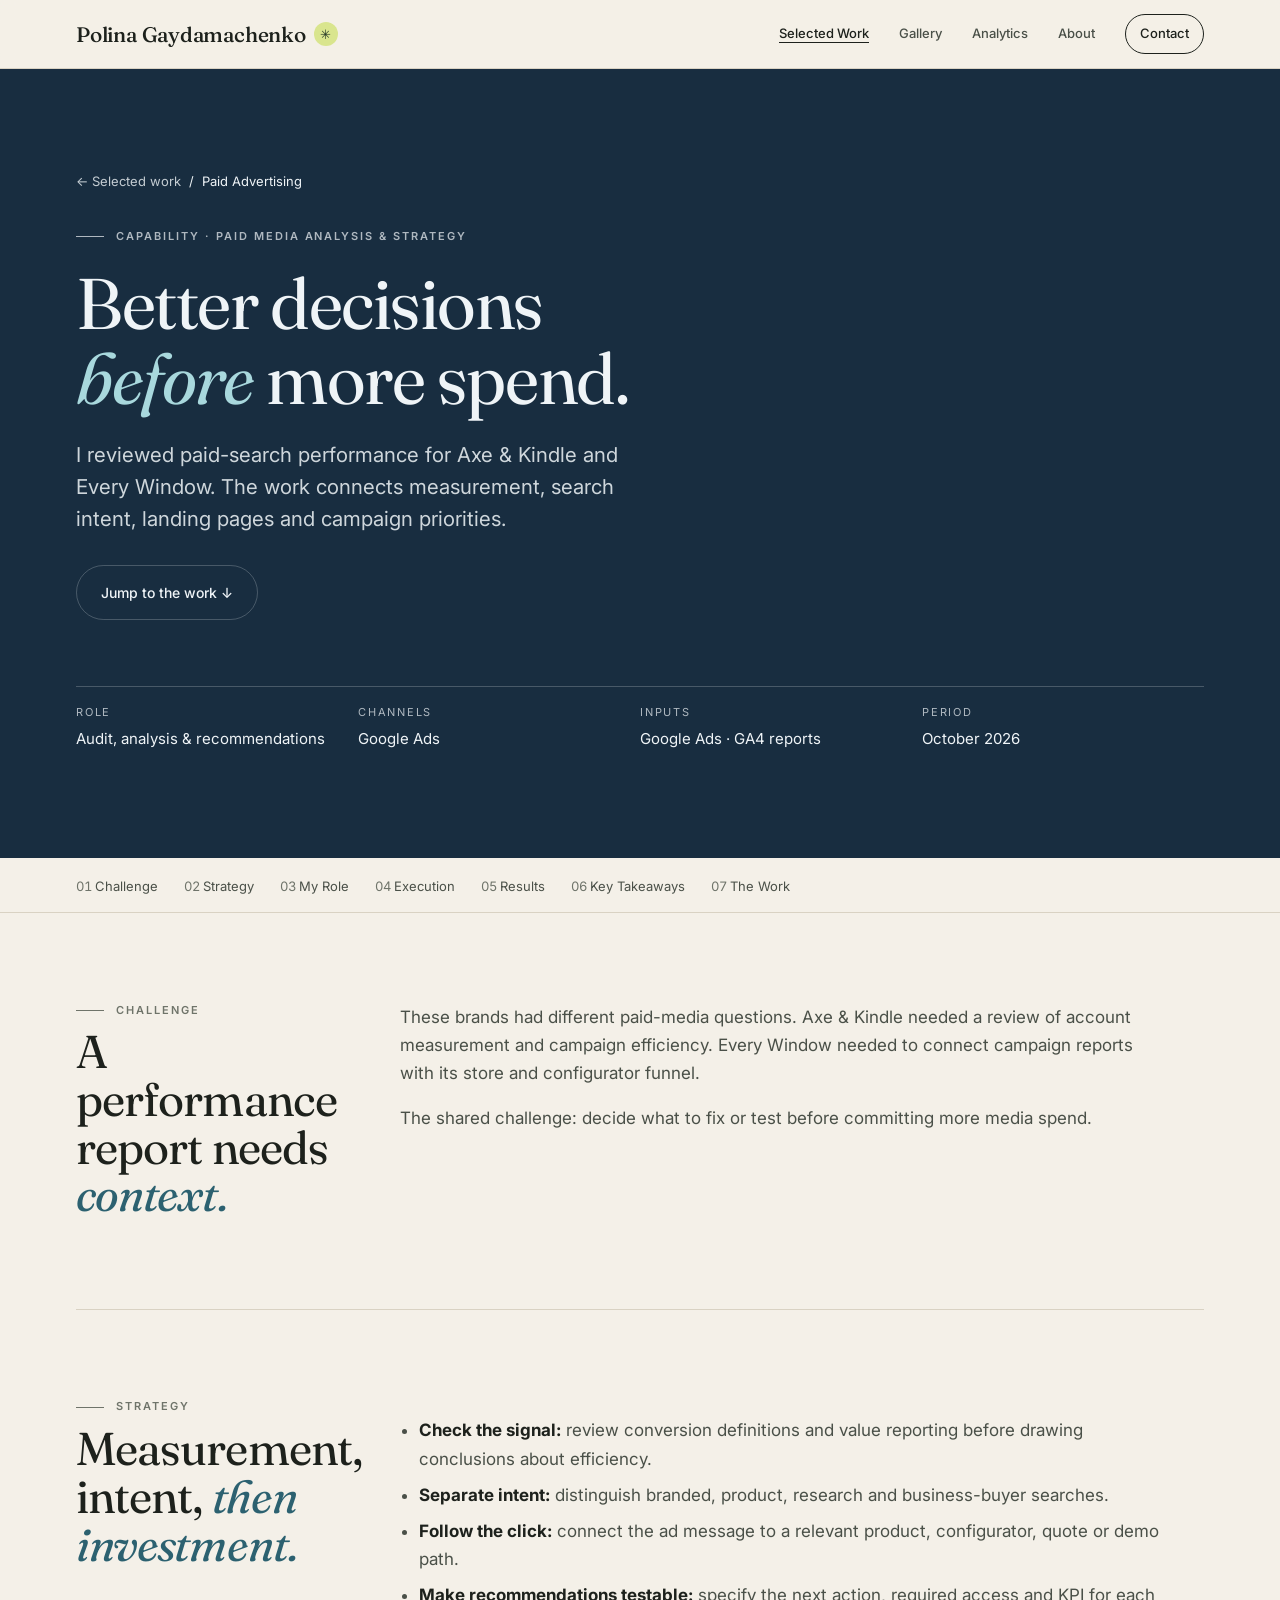
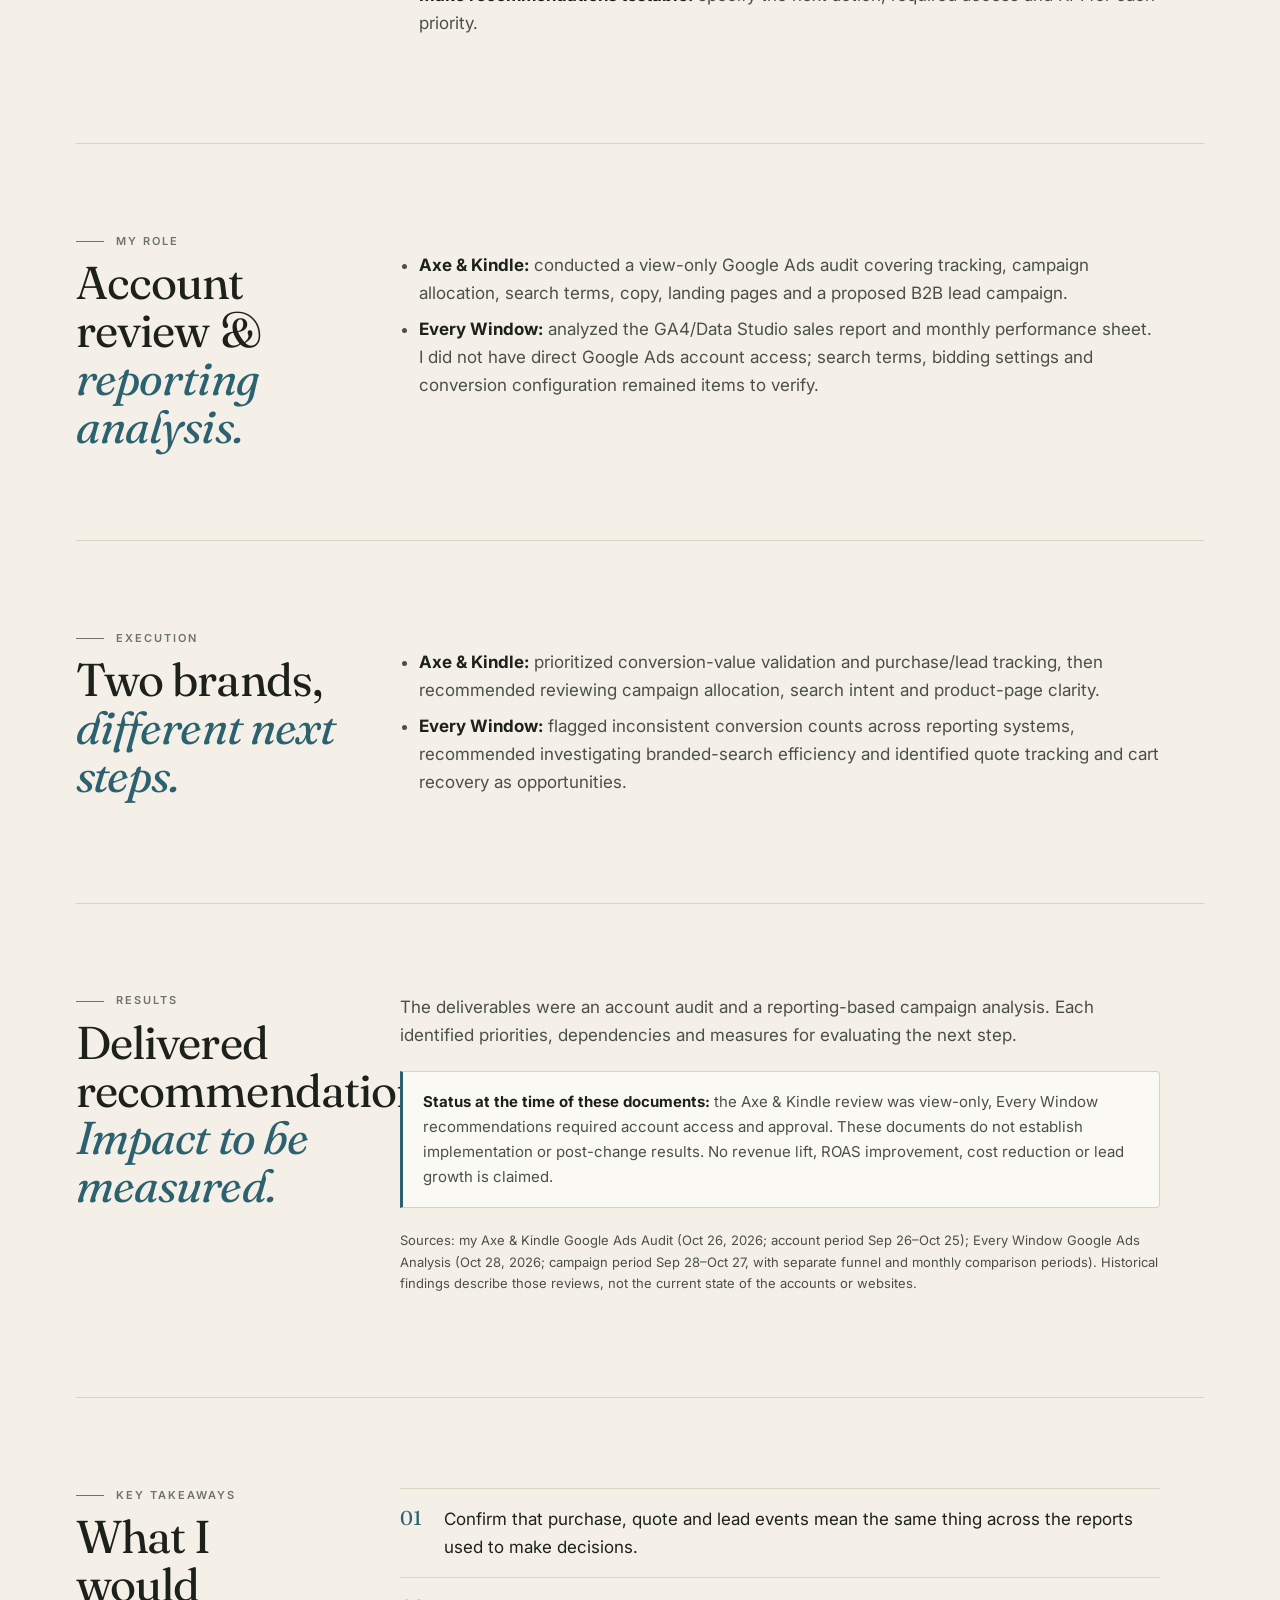
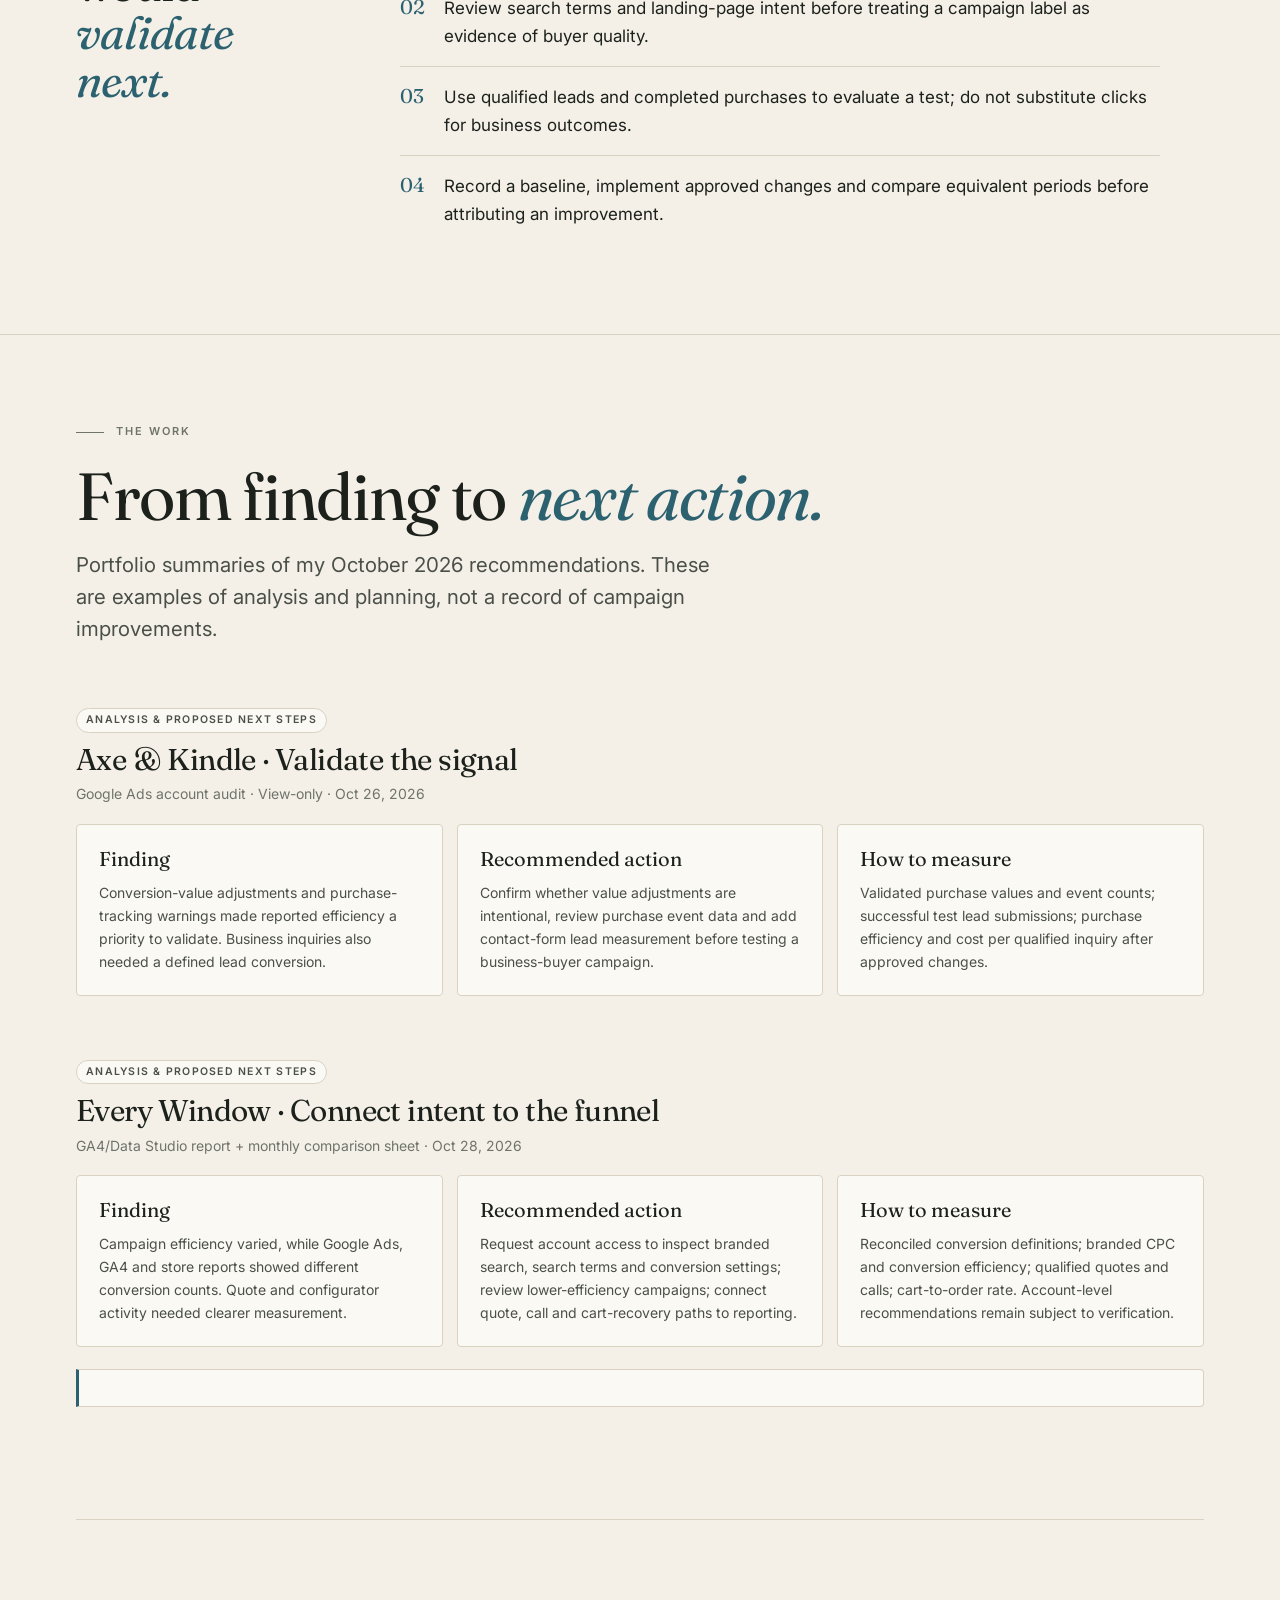
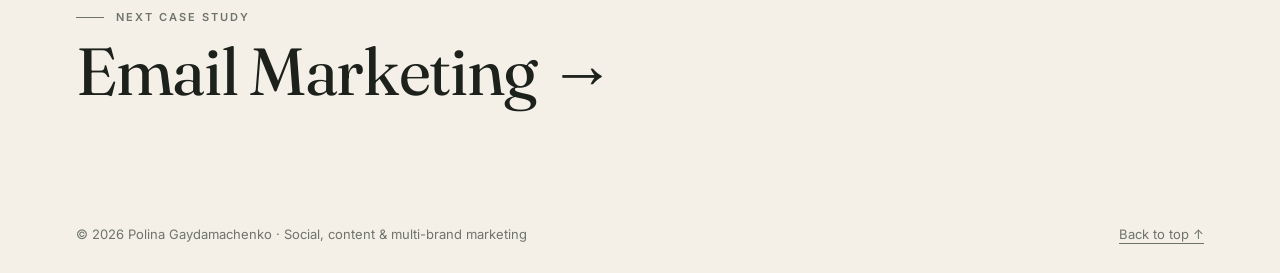
<file: paid-advertising.html>
<!doctype html>
<html lang="en">
<head>
<meta charset="utf-8">
<meta name="viewport" content="width=device-width, initial-scale=1">
<title>Paid Advertising — Case Study | Polina Gaydamachenko</title>
<meta name="description" content="Paid advertising case study: Polina Gaydamachenko&#x27;s Google Ads audits, campaign analysis for Axe &amp; Kindle and Every Window. Recommendations distinguished from measured results.">
<meta name="author" content="Polina Gaydamachenko">
<link rel="canonical" href="https://polinayg.github.io/marketing-portfolio/paid-advertising.html">
<meta property="og:type" content="website">
<meta property="og:site_name" content="Polina Gaydamachenko — Marketing Portfolio">
<meta property="og:title" content="Paid Advertising — Case Study | Polina Gaydamachenko">
<meta property="og:description" content="Paid advertising case study: Polina Gaydamachenko&#x27;s Google Ads audits, campaign analysis for Axe &amp; Kindle and Every Window. Recommendations distinguished from measured results.">
<meta property="og:url" content="https://polinayg.github.io/marketing-portfolio/paid-advertising.html">
<meta property="og:image" content="https://polinayg.github.io/marketing-portfolio/assets/img/og-cover.jpg?v=2026-10-29-manager">
<meta property="og:image:type" content="image/jpeg">
<meta property="og:image:width" content="1200">
<meta property="og:image:height" content="630">
<meta property="og:image:alt" content="Polina Gaydamachenko, Multi-Brand Marketing Manager. Integrated strategy, creative execution, paid ads, websites, email and analytics. Campaign examples from Axe &amp; Kindle, NxtDib and Every Window.">
<meta name="twitter:card" content="summary_large_image">
<meta name="twitter:image" content="https://polinayg.github.io/marketing-portfolio/assets/img/og-cover.jpg?v=2026-10-29-manager">
<meta name="twitter:image:alt" content="Polina Gaydamachenko, Multi-Brand Marketing Manager. Integrated strategy, creative execution, paid ads, websites, email and analytics.">
<meta name="theme-color" content="#f4f0e8">
<link rel="icon" href="assets/img/favicon.svg" type="image/svg+xml">
<link rel="preconnect" href="https://fonts.googleapis.com">
<link rel="preconnect" href="https://fonts.gstatic.com" crossorigin>
<link href="https://fonts.googleapis.com/css2?family=Fraunces:ital,opsz,wght@0,9..144,300..500;1,9..144,300..500&family=Inter:wght@400;500;600&display=swap" rel="stylesheet">
<link rel="stylesheet" href="assets/css/site.css?v=2026-10-29">
</head>
<body>
<a class="skip" href="#main">Skip to content</a>
<header class="site-head"><div class="wrap">
<a class="brand" href="index.html" aria-label="Polina Gaydamachenko — home"><b>Polina Gaydamachenko</b><i aria-hidden="true">✳</i></a>
<button class="menu-btn" aria-expanded="false" aria-controls="nav">Menu</button>
<nav class="nav" id="nav" aria-label="Primary"><a href="index.html#work" aria-current="page">Selected Work</a><a href="gallery.html">Gallery</a><a href="index.html#analytics">Analytics</a><a href="index.html#about">About</a><a class="cta" href="index.html#contact">Contact</a></nav>
</div></header>
<main id="main">
<section class="cs-hero" style="--b-bg:#182d40;--b-ink:#eff4f7;--b-accent:#a8d8dd;--accent:#2c6170" id="top"><div class="wrap">
<p class="crumbs"><a href="index.html#work">← Selected work</a> &nbsp;/&nbsp; Paid Advertising</p>
<div class="cs-hero-grid"><div>
<div class="eyebrow">Capability · Paid media analysis &amp; strategy</div>
<h1>Better decisions <em>before</em> more spend.</h1>
<p class="lede">I reviewed paid-search performance for Axe &amp; Kindle and Every Window. The work connects measurement, search intent, landing pages and campaign priorities.</p>
<p><a class="btn ghost" style="color:var(--b-ink);border-color:var(--line);margin-top:10px" href="#work-paid-advertising">Jump to the work ↓</a></p>
</div></div>
<dl class="facts"><div><dt>Role</dt><dd>Audit, analysis &amp; recommendations</dd></div><div><dt>Channels</dt><dd>Google Ads</dd></div><div><dt>Inputs</dt><dd>Google Ads · GA4 reports</dd></div><div><dt>Period</dt><dd>October 2026</dd></div></dl>
</div></section>
<nav class="cs-nav" aria-label="Case study sections"><ol><li><a href="#challenge">Challenge</a></li><li><a href="#strategy">Strategy</a></li><li><a href="#role">My Role</a></li><li><a href="#execution">Execution</a></li><li><a href="#results">Results</a></li><li><a href="#takeaways">Key Takeaways</a></li><li><a href="#work-paid-advertising">The Work</a></li></ol></nav>
<div class="wrap" style="--accent:#2c6170">
<section class="chapter" id="challenge"><header><div class="eyebrow">Challenge</div><h2>A performance report needs <em>context.</em></h2></header><div class="body"><p>These brands had different paid-media questions. Axe &amp; Kindle needed a review of account measurement and campaign efficiency. Every Window needed to connect campaign reports with its store and configurator funnel.</p><p>The shared challenge: decide what to fix or test before committing more media spend.</p></div></section><section class="chapter" id="strategy"><header><div class="eyebrow">Strategy</div><h2>Measurement, intent, <em>then investment.</em></h2></header><div class="body"><ul><li><strong>Check the signal:</strong> review conversion definitions and value reporting before drawing conclusions about efficiency.</li><li><strong>Separate intent:</strong> distinguish branded, product, research and business-buyer searches.</li><li><strong>Follow the click:</strong> connect the ad message to a relevant product, configurator, quote or demo path.</li><li><strong>Make recommendations testable:</strong> specify the next action, required access and KPI for each priority.</li></ul></div></section><section class="chapter" id="role"><header><div class="eyebrow">My Role</div><h2>Account review &amp; <em>reporting analysis.</em></h2></header><div class="body"><ul><li><strong>Axe &amp; Kindle:</strong> conducted a view-only Google Ads audit covering tracking, campaign allocation, search terms, copy, landing pages and a proposed B2B lead campaign.</li><li><strong>Every Window:</strong> analyzed the GA4/Data Studio sales report and monthly performance sheet. I did not have direct Google Ads account access; search terms, bidding settings and conversion configuration remained items to verify.</li></ul></div></section><section class="chapter" id="execution"><header><div class="eyebrow">Execution</div><h2>Two brands, <em>different next steps.</em></h2></header><div class="body"><ul><li><strong>Axe &amp; Kindle:</strong> prioritized conversion-value validation and purchase/lead tracking, then recommended reviewing campaign allocation, search intent and product-page clarity.</li><li><strong>Every Window:</strong> flagged inconsistent conversion counts across reporting systems, recommended investigating branded-search efficiency and identified quote tracking and cart recovery as opportunities.</li></ul></div></section><section class="chapter" id="results"><header><div class="eyebrow">Results</div><h2>Delivered recommendations. <em>Impact to be measured.</em></h2></header><div class="body"><p>The deliverables were an account audit and a reporting-based campaign analysis. Each identified priorities, dependencies and measures for evaluating the next step.</p><div class="callout"><b>Status at the time of these documents:</b> the Axe &amp; Kindle review was view-only, Every Window recommendations required account access and approval. These documents do not establish implementation or post-change results. No revenue lift, ROAS improvement, cost reduction or lead growth is claimed.</div><p class="small">Sources: my Axe &amp; Kindle Google Ads Audit (Oct 26, 2026; account period Sep 26–Oct 25); Every Window Google Ads Analysis (Oct 28, 2026; campaign period Sep 28–Oct 27, with separate funnel and monthly comparison periods). Historical findings describe those reviews, not the current state of the accounts or websites.</p></div></section><section class="chapter" id="takeaways"><header><div class="eyebrow">Key Takeaways</div><h2>What I would <em>validate next.</em></h2></header><div class="body"><ol class="takeaways"><li>Confirm that purchase, quote and lead events mean the same thing across the reports used to make decisions.</li><li>Review search terms and landing-page intent before treating a campaign label as evidence of buyer quality.</li><li>Use qualified leads and completed purchases to evaluate a test; do not substitute clicks for business outcomes.</li><li>Record a baseline, implement approved changes and compare equivalent periods before attributing an improvement.</li></ol></div></section>
</div>
<section class="work" id="work-paid-advertising" style="--accent:#2c6170"><div class="wrap">
<div class="eyebrow">The Work</div><h2>From finding to <em>next action.</em></h2>
<p class="lede" style="margin-top:18px">Portfolio summaries of my October 2026 recommendations. These are examples of analysis and planning, not a record of campaign improvements.</p>
<section class="set" aria-labelledby="ak-measurement"><div class="set-head"><div><div class="badges"><span class="badge">Analysis &amp; proposed next steps</span></div><h3 id="ak-measurement">Axe &amp; Kindle · Validate the signal</h3><p>Google Ads account audit · View-only · Oct 26, 2026</p></div></div><div class="reel-cards"><article class="reel"><h4>Finding</h4><p>Conversion-value adjustments and purchase-tracking warnings made reported efficiency a priority to validate. Business inquiries also needed a defined lead conversion.</p></article><article class="reel"><h4>Recommended action</h4><p>Confirm whether value adjustments are intentional, review purchase event data and add contact-form lead measurement before testing a business-buyer campaign.</p></article><article class="reel"><h4>How to measure</h4><p>Validated purchase values and event counts; successful test lead submissions; purchase efficiency and cost per qualified inquiry after approved changes.</p></article></div></section><section class="set" aria-labelledby="ew-intent"><div class="set-head"><div><div class="badges"><span class="badge">Analysis &amp; proposed next steps</span></div><h3 id="ew-intent">Every Window · Connect intent to the funnel</h3><p>GA4/Data Studio report + monthly comparison sheet · Oct 28, 2026</p></div></div><div class="reel-cards"><article class="reel"><h4>Finding</h4><p>Campaign efficiency varied, while Google Ads, GA4 and store reports showed different conversion counts. Quote and configurator activity needed clearer measurement.</p></article><article class="reel"><h4>Recommended action</h4><p>Request account access to inspect branded search, search terms and conversion settings; review lower-efficiency campaigns; connect quote, call and cart-recovery paths to reporting.</p></article><article class="reel"><h4>How to measure</h4><p>Reconciled conversion definitions; branded CPC and conversion efficiency; qualified quotes and calls; cart-to-order rate. Account-level recommendations remain subject to verification.</p></article></div></section><div class="callout"></div>

</div></section>
<div class="wrap"><a class="next-proj" href="email-marketing.html"><div class="eyebrow">Next case study</div><h2>Email Marketing <span aria-hidden="true">→</span></h2></a></div>
</main>
<footer class="site-foot"><div class="wrap">
<span>© 2026 Polina Gaydamachenko · Social, content &amp; multi-brand marketing</span>
<a href="#top">Back to top ↑</a></div></footer>
<dialog class="lb" id="lightbox" aria-label="Image viewer">
<div class="lb-inner">
<div class="lb-top"><span class="lb-count" aria-live="polite"></span><button class="close" type="button">Close ✕</button></div>
<div class="lb-stage"><img alt=""><button class="prev" type="button" aria-label="Previous image">←</button><button class="next" type="button" aria-label="Next image">→</button></div>
<p class="lb-cap"></p>
</div></dialog>
<script src="assets/js/site.js?v=2026-10-29" defer></script>
</body></html>
</file>
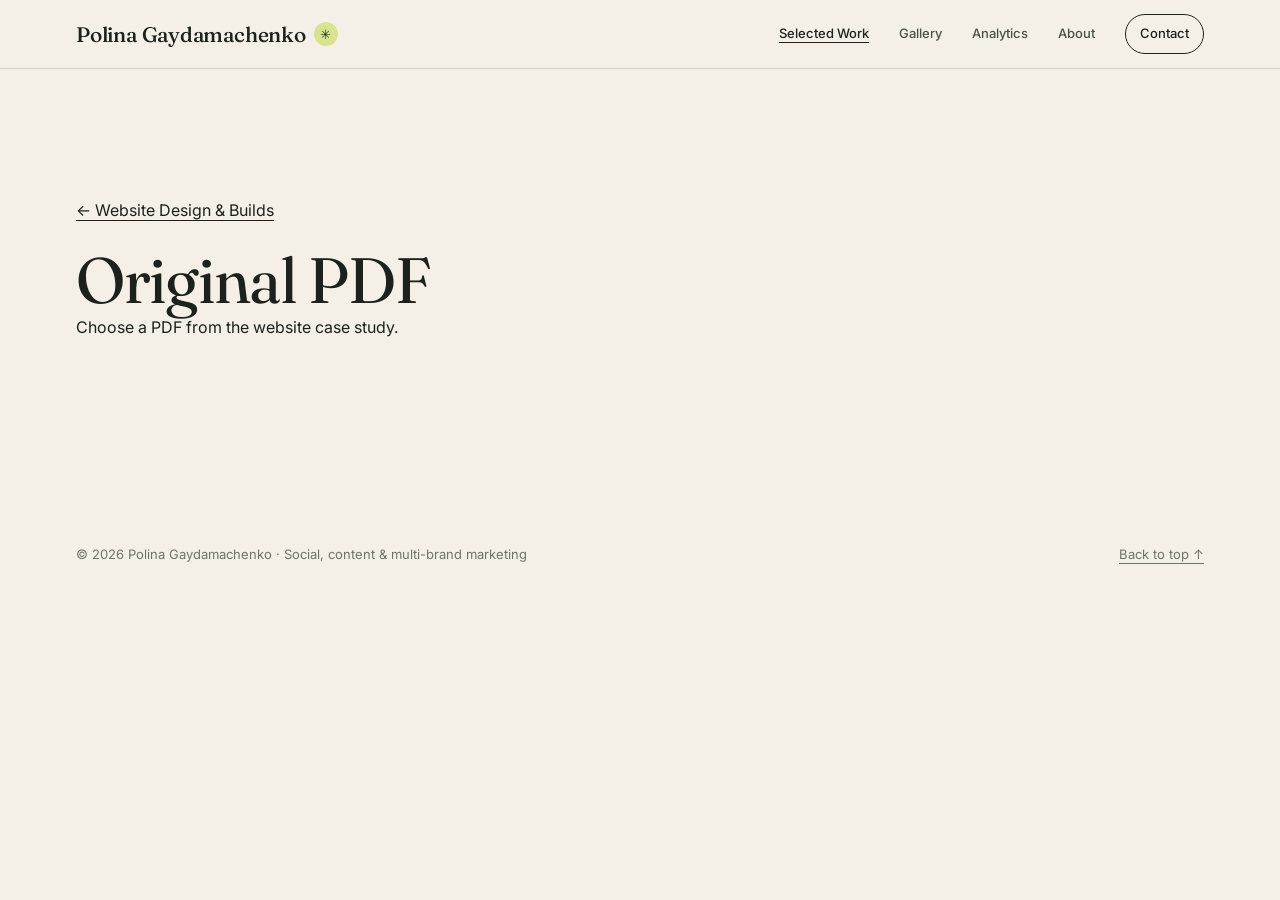
<file: pdf-viewer.html>
<!doctype html>
<html lang="en">
<head>
<meta charset="utf-8">
<meta name="viewport" content="width=device-width, initial-scale=1">
<title>Original website capture PDF | Polina Gaydamachenko</title>
<meta name="description" content="Open or download an original website redesign capture PDF.">
<meta name="author" content="Polina Gaydamachenko">
<link rel="canonical" href="https://polinayg.github.io/marketing-portfolio/pdf-viewer.html">
<meta property="og:type" content="website">
<meta property="og:site_name" content="Polina Gaydamachenko — Marketing Portfolio">
<meta property="og:title" content="Original website capture PDF | Polina Gaydamachenko">
<meta property="og:description" content="Open or download an original website redesign capture PDF.">
<meta property="og:url" content="https://polinayg.github.io/marketing-portfolio/pdf-viewer.html">
<meta property="og:image" content="https://polinayg.github.io/marketing-portfolio/assets/img/og-cover.jpg?v=2026-10-29-manager">
<meta property="og:image:type" content="image/jpeg">
<meta property="og:image:width" content="1200">
<meta property="og:image:height" content="630">
<meta property="og:image:alt" content="Polina Gaydamachenko, Multi-Brand Marketing Manager. Integrated strategy, creative execution, paid ads, websites, email and analytics. Campaign examples from Axe &amp; Kindle, NxtDib and Every Window.">
<meta name="twitter:card" content="summary_large_image">
<meta name="twitter:image" content="https://polinayg.github.io/marketing-portfolio/assets/img/og-cover.jpg?v=2026-10-29-manager">
<meta name="twitter:image:alt" content="Polina Gaydamachenko, Multi-Brand Marketing Manager. Integrated strategy, creative execution, paid ads, websites, email and analytics.">
<meta name="theme-color" content="#f4f0e8">
<link rel="icon" href="assets/img/favicon.svg" type="image/svg+xml">
<link rel="preconnect" href="https://fonts.googleapis.com">
<link rel="preconnect" href="https://fonts.gstatic.com" crossorigin>
<link href="https://fonts.googleapis.com/css2?family=Fraunces:ital,opsz,wght@0,9..144,300..500;1,9..144,300..500&family=Inter:wght@400;500;600&display=swap" rel="stylesheet">
<link rel="stylesheet" href="assets/css/site.css?v=2026-10-29">
<meta name="robots" content="noindex">
<style>#pdf-open[hidden],#pdf-download[hidden],#pdf-frame[hidden]{display:none}</style>
</head>
<body>
<a class="skip" href="#main">Skip to content</a>
<header class="site-head"><div class="wrap">
<a class="brand" href="index.html" aria-label="Polina Gaydamachenko — home"><b>Polina Gaydamachenko</b><i aria-hidden="true">✳</i></a>
<button class="menu-btn" aria-expanded="false" aria-controls="nav">Menu</button>
<nav class="nav" id="nav" aria-label="Primary"><a href="index.html#work" aria-current="page">Selected Work</a><a href="gallery.html">Gallery</a><a href="index.html#analytics">Analytics</a><a href="index.html#about">About</a><a class="cta" href="index.html#contact">Contact</a></nav>
</div></header>
<main id="main"><section class="section" id="top"><div class="wrap"><a href="website-redesigns.html#work-website-redesigns">← Website Design &amp; Builds</a><h1 style="font-size:clamp(36px,5vw,64px);margin-top:24px" id="pdf-title">Original PDF</h1><p id="pdf-status" role="status">Loading the original capture…</p><div class="btn-row" style="margin:24px 0"><a id="pdf-open" class="btn" hidden target="_blank" rel="noopener">Open PDF ↗</a><a id="pdf-download" class="btn ghost" hidden>Download original PDF ↓</a></div><iframe id="pdf-frame" title="Original website capture PDF" style="width:100%;height:80vh;border:1px solid var(--line);background:white" hidden></iframe></div></section></main><script src="assets/js/pdf-viewer.js?v=2026-10-29" defer></script><footer class="site-foot"><div class="wrap">
<span>© 2026 Polina Gaydamachenko · Social, content &amp; multi-brand marketing</span>
<a href="#top">Back to top ↑</a></div></footer>
<dialog class="lb" id="lightbox" aria-label="Image viewer">
<div class="lb-inner">
<div class="lb-top"><span class="lb-count" aria-live="polite"></span><button class="close" type="button">Close ✕</button></div>
<div class="lb-stage"><img alt=""><button class="prev" type="button" aria-label="Previous image">←</button><button class="next" type="button" aria-label="Next image">→</button></div>
<p class="lb-cap"></p>
</div></dialog>
<script src="assets/js/site.js?v=2026-10-29" defer></script>
</body></html>
</file>
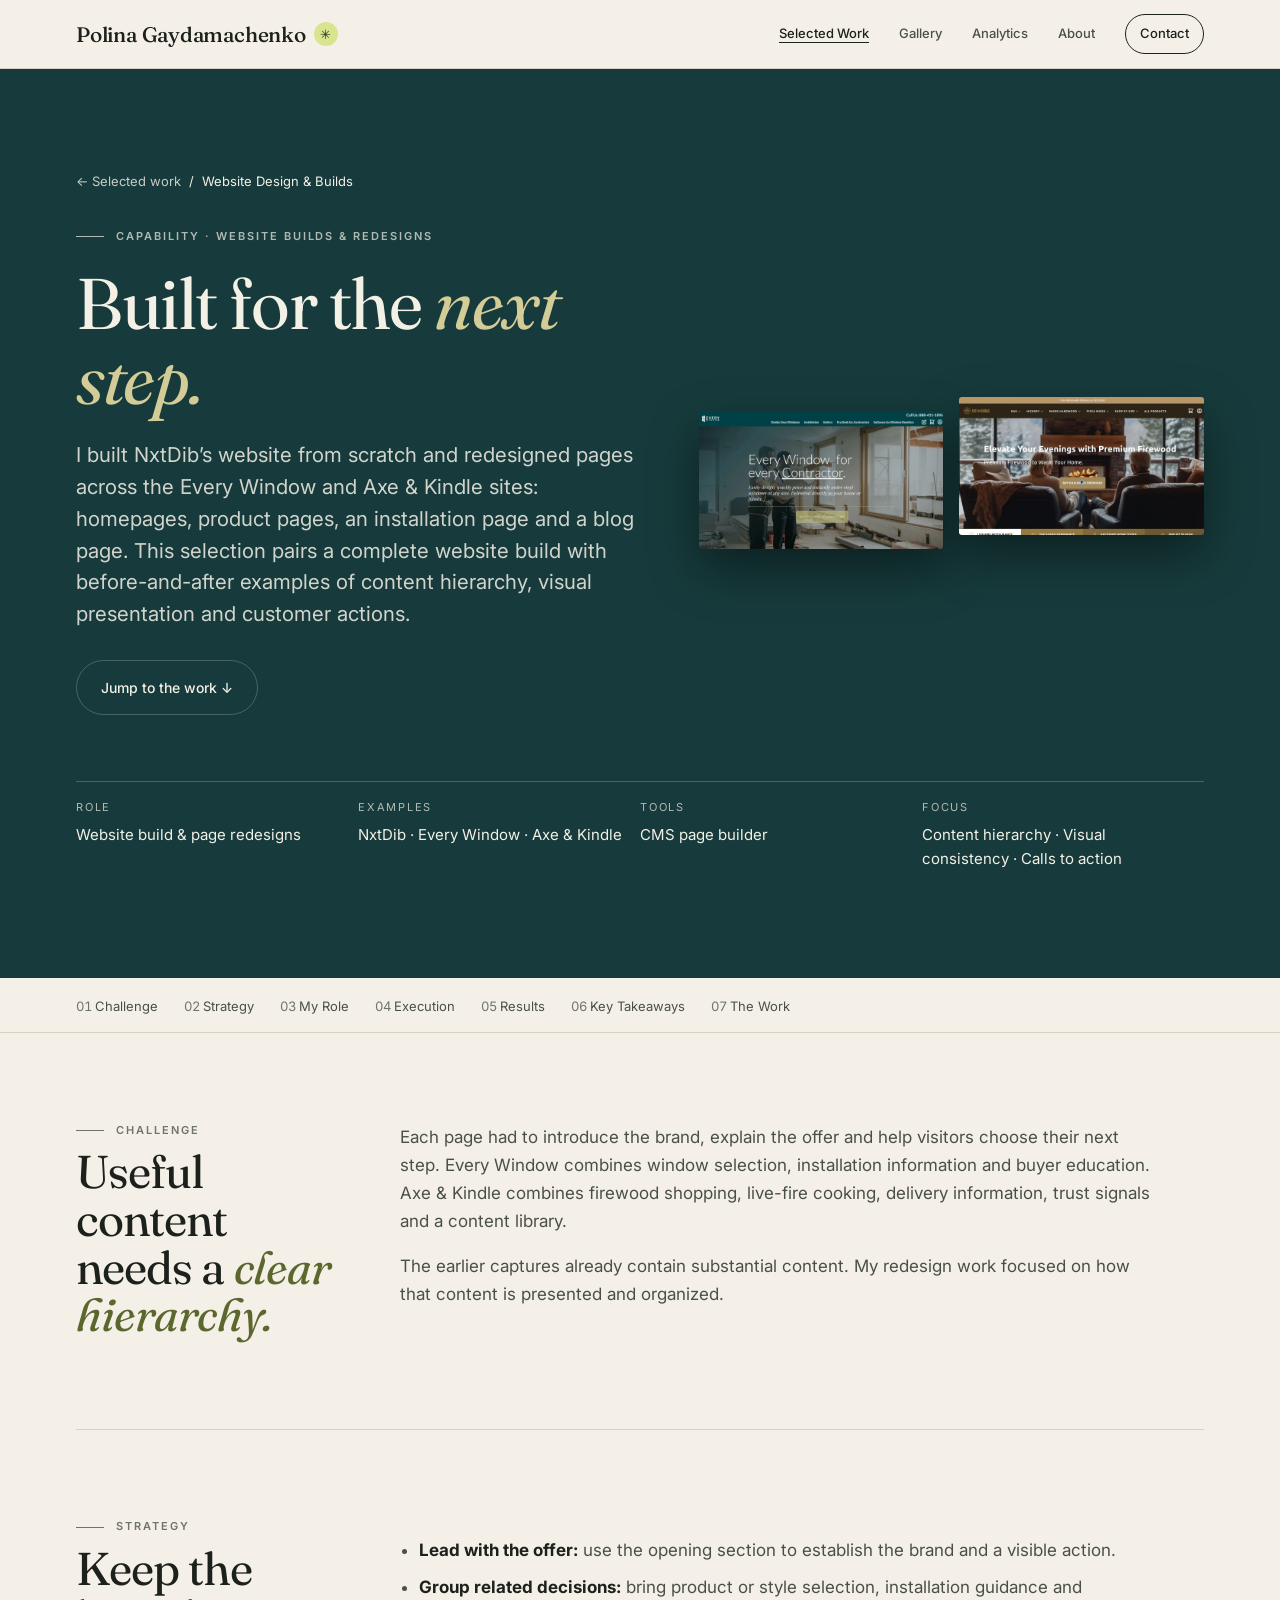
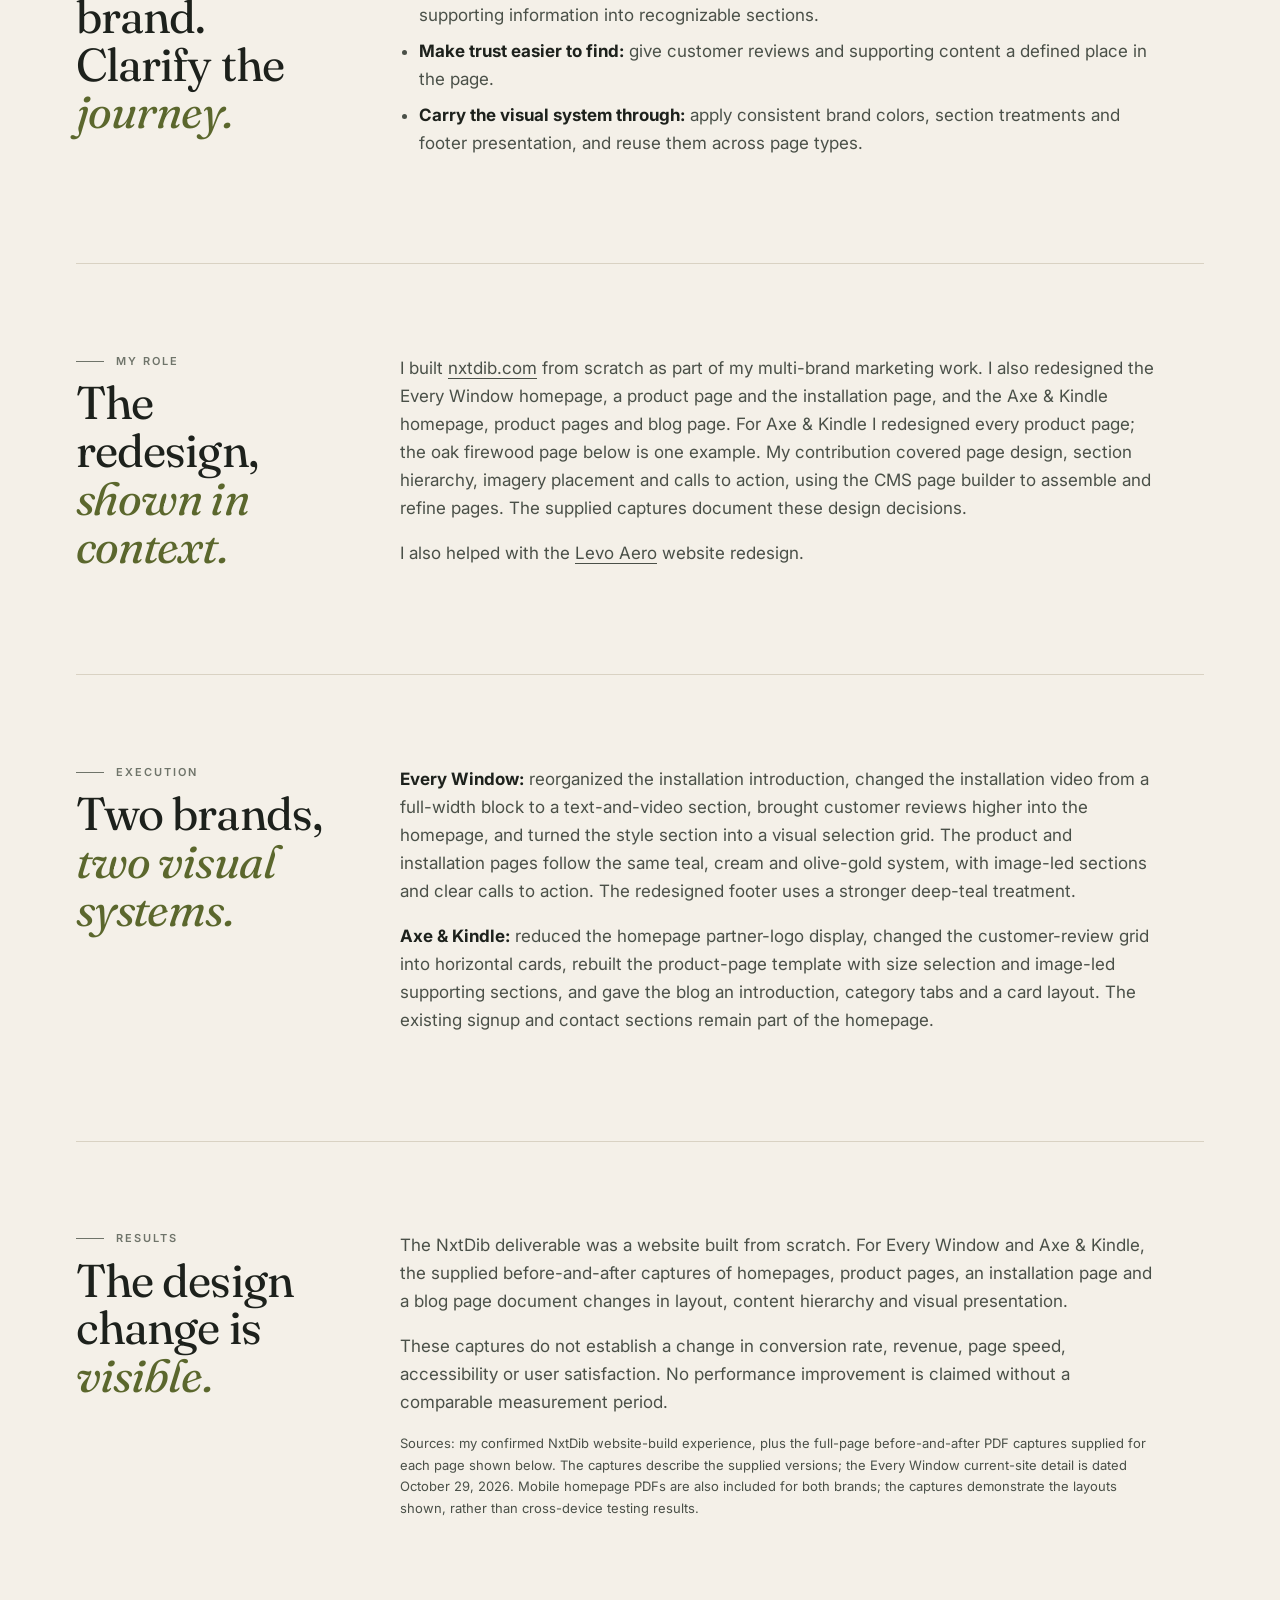
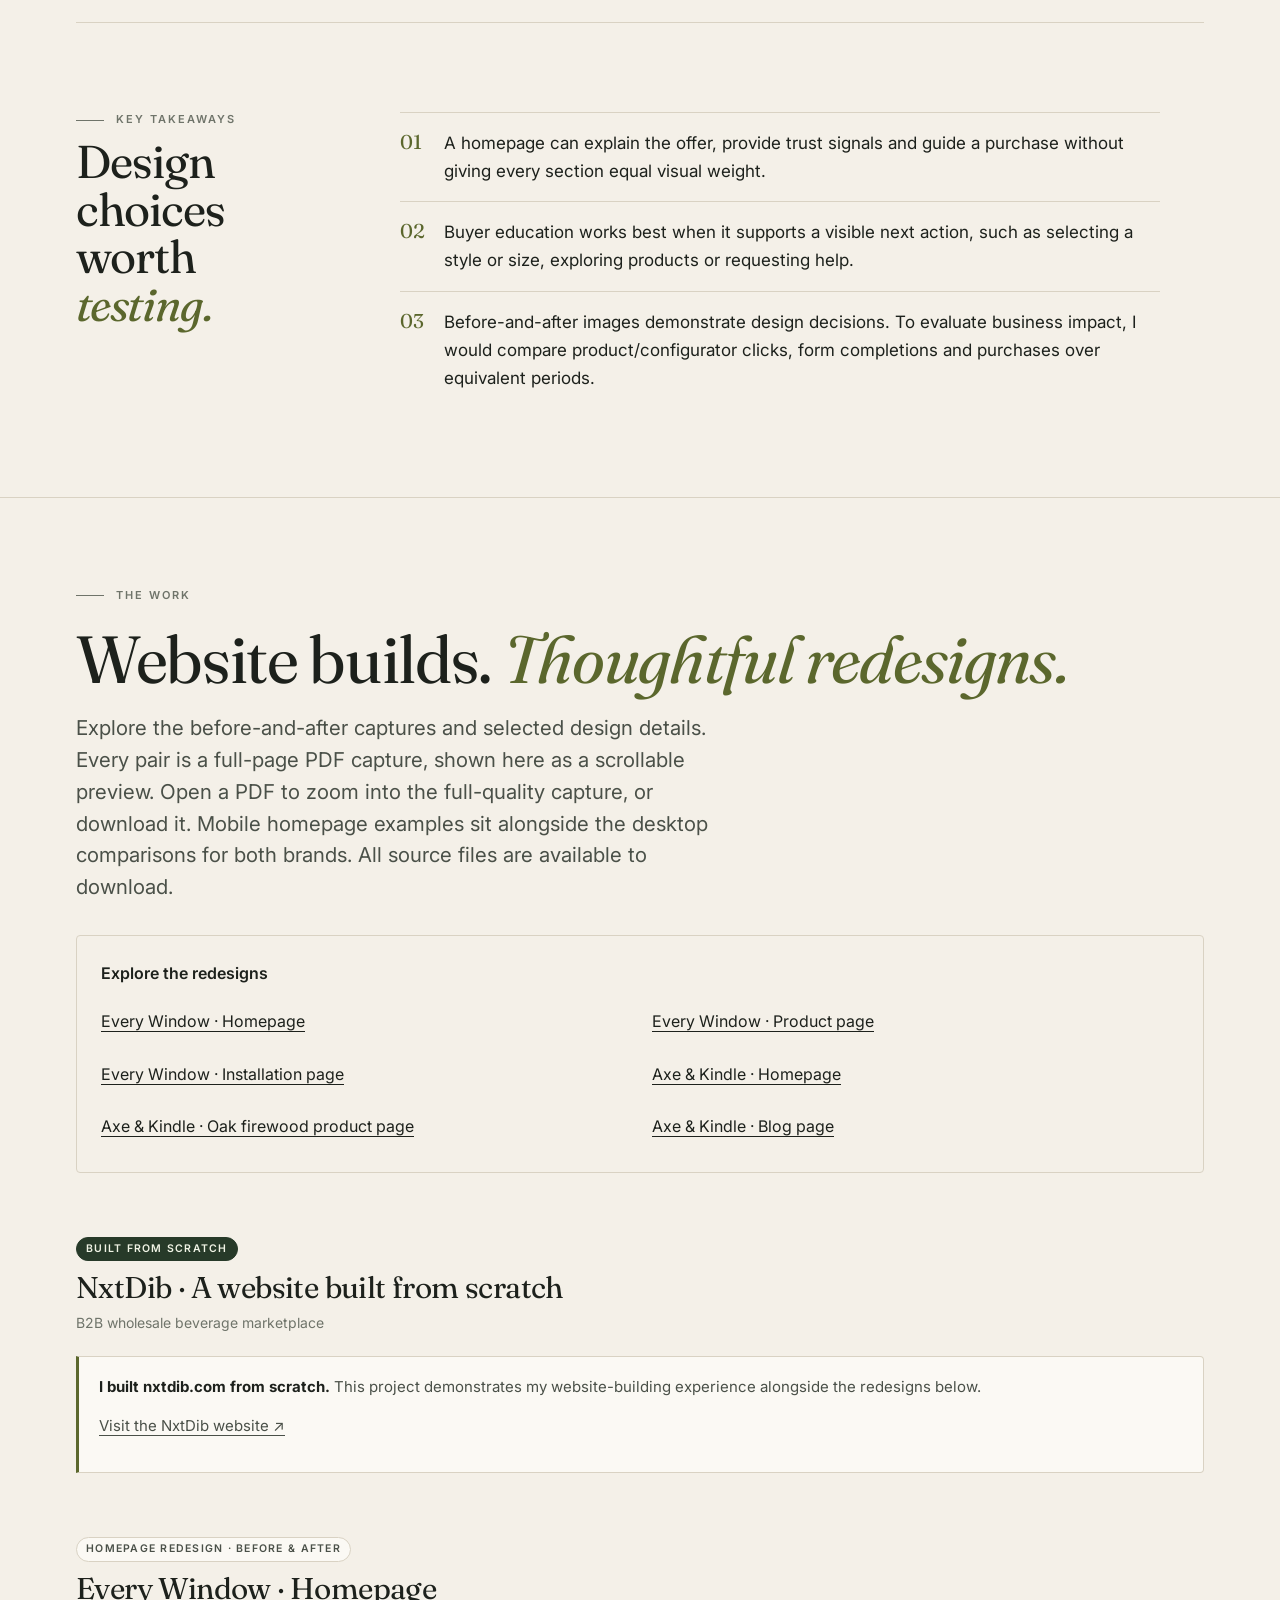
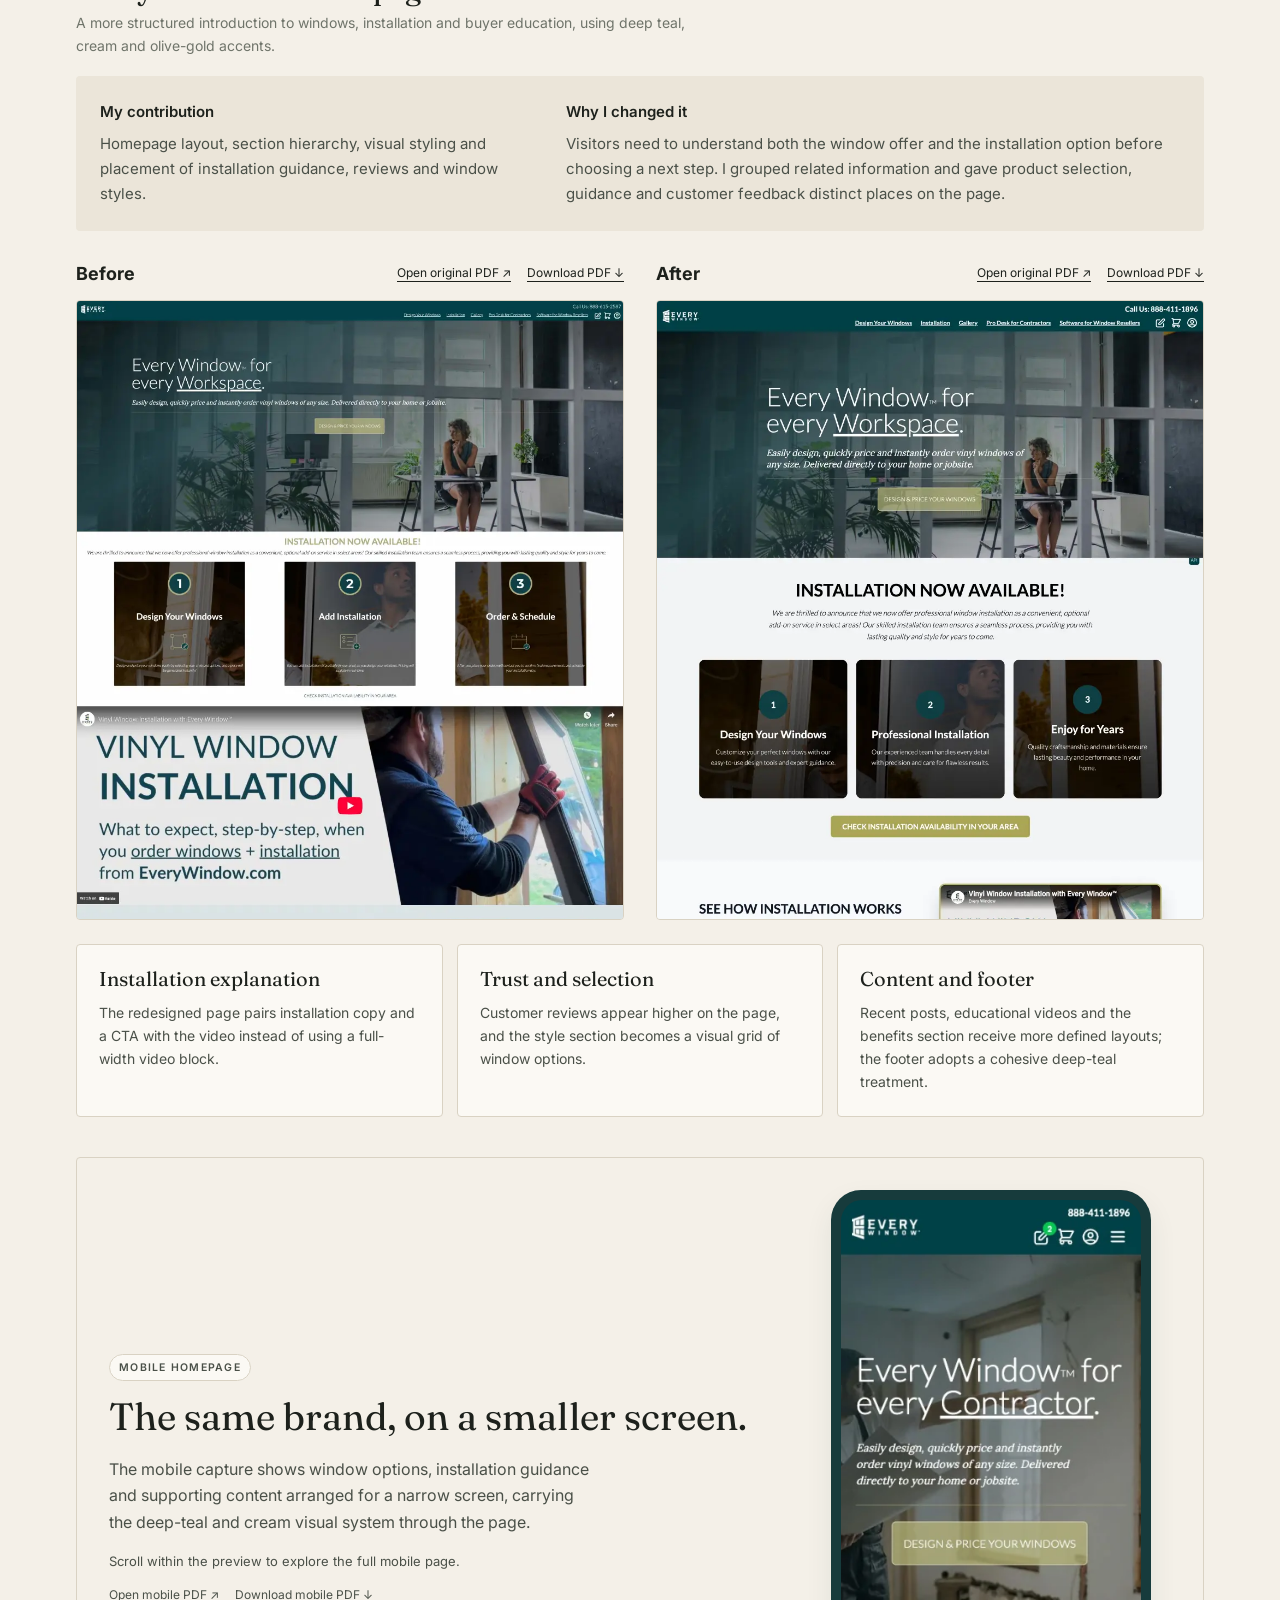
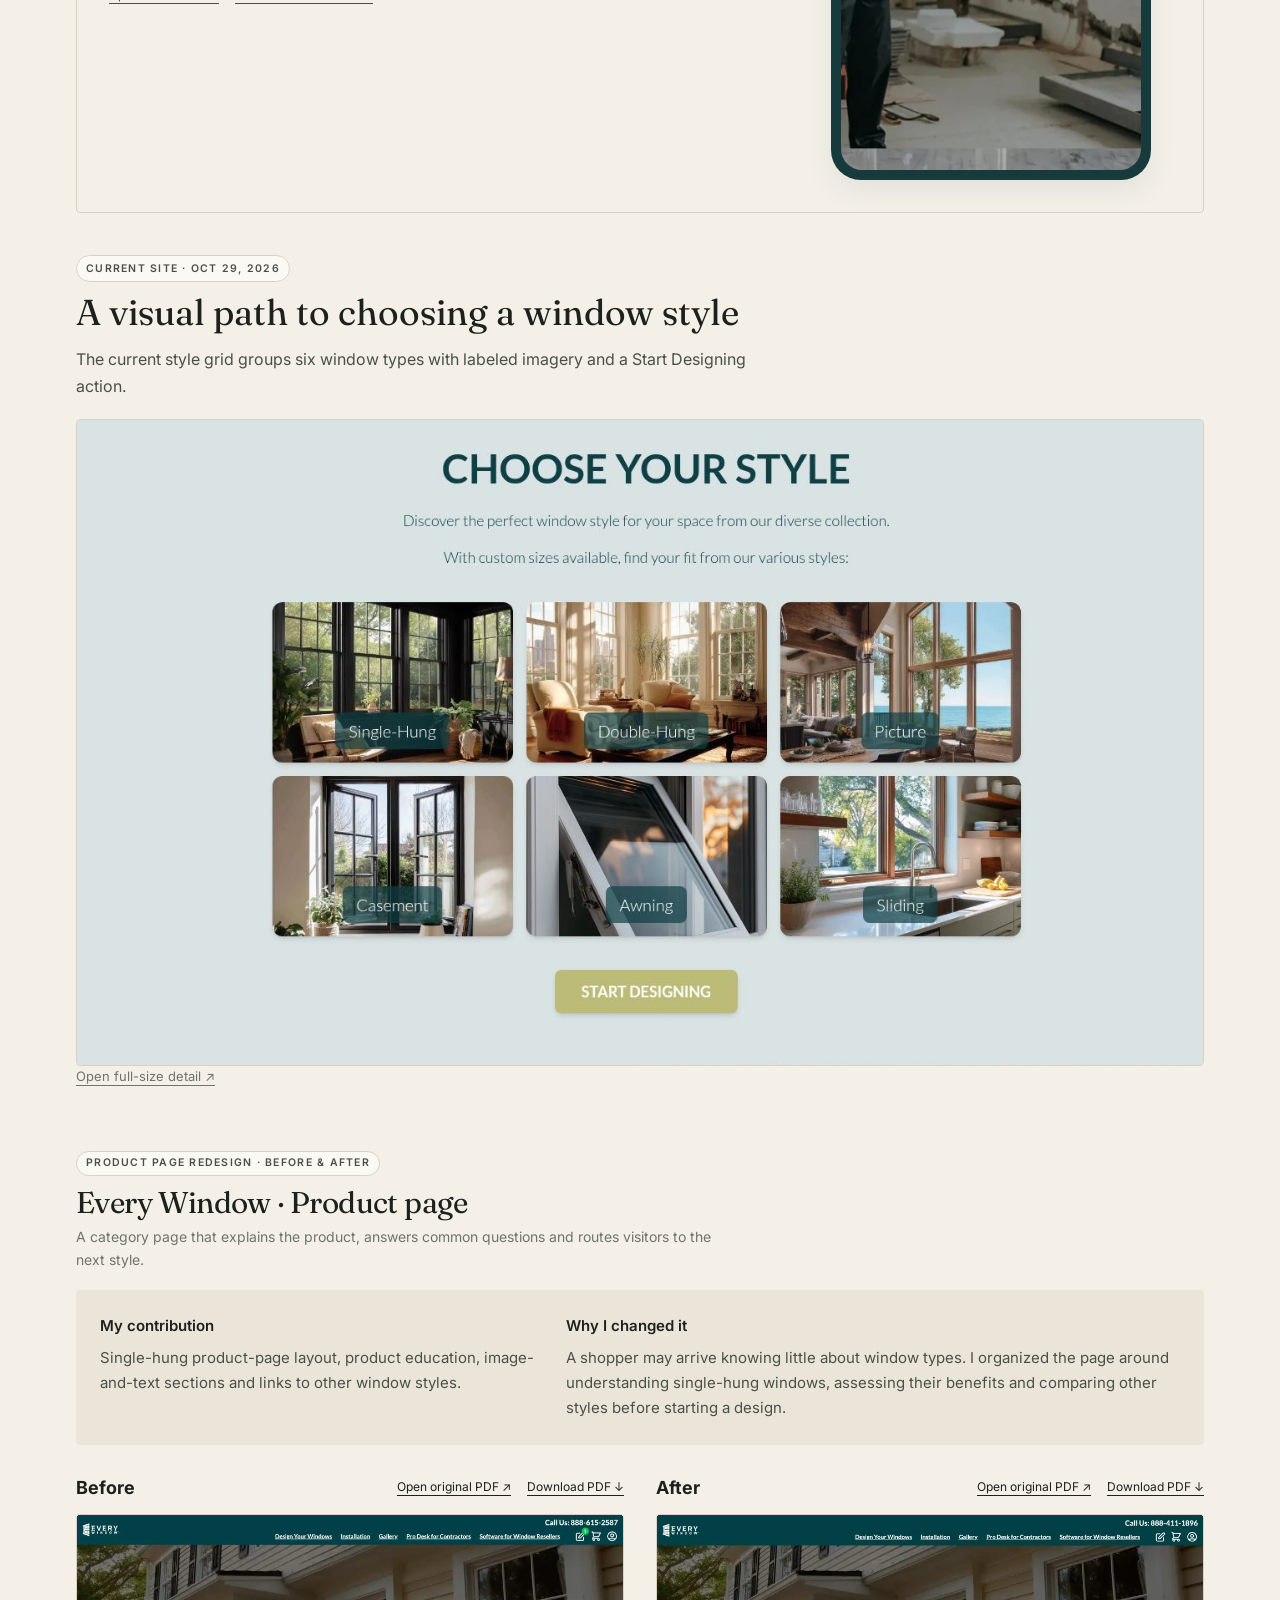
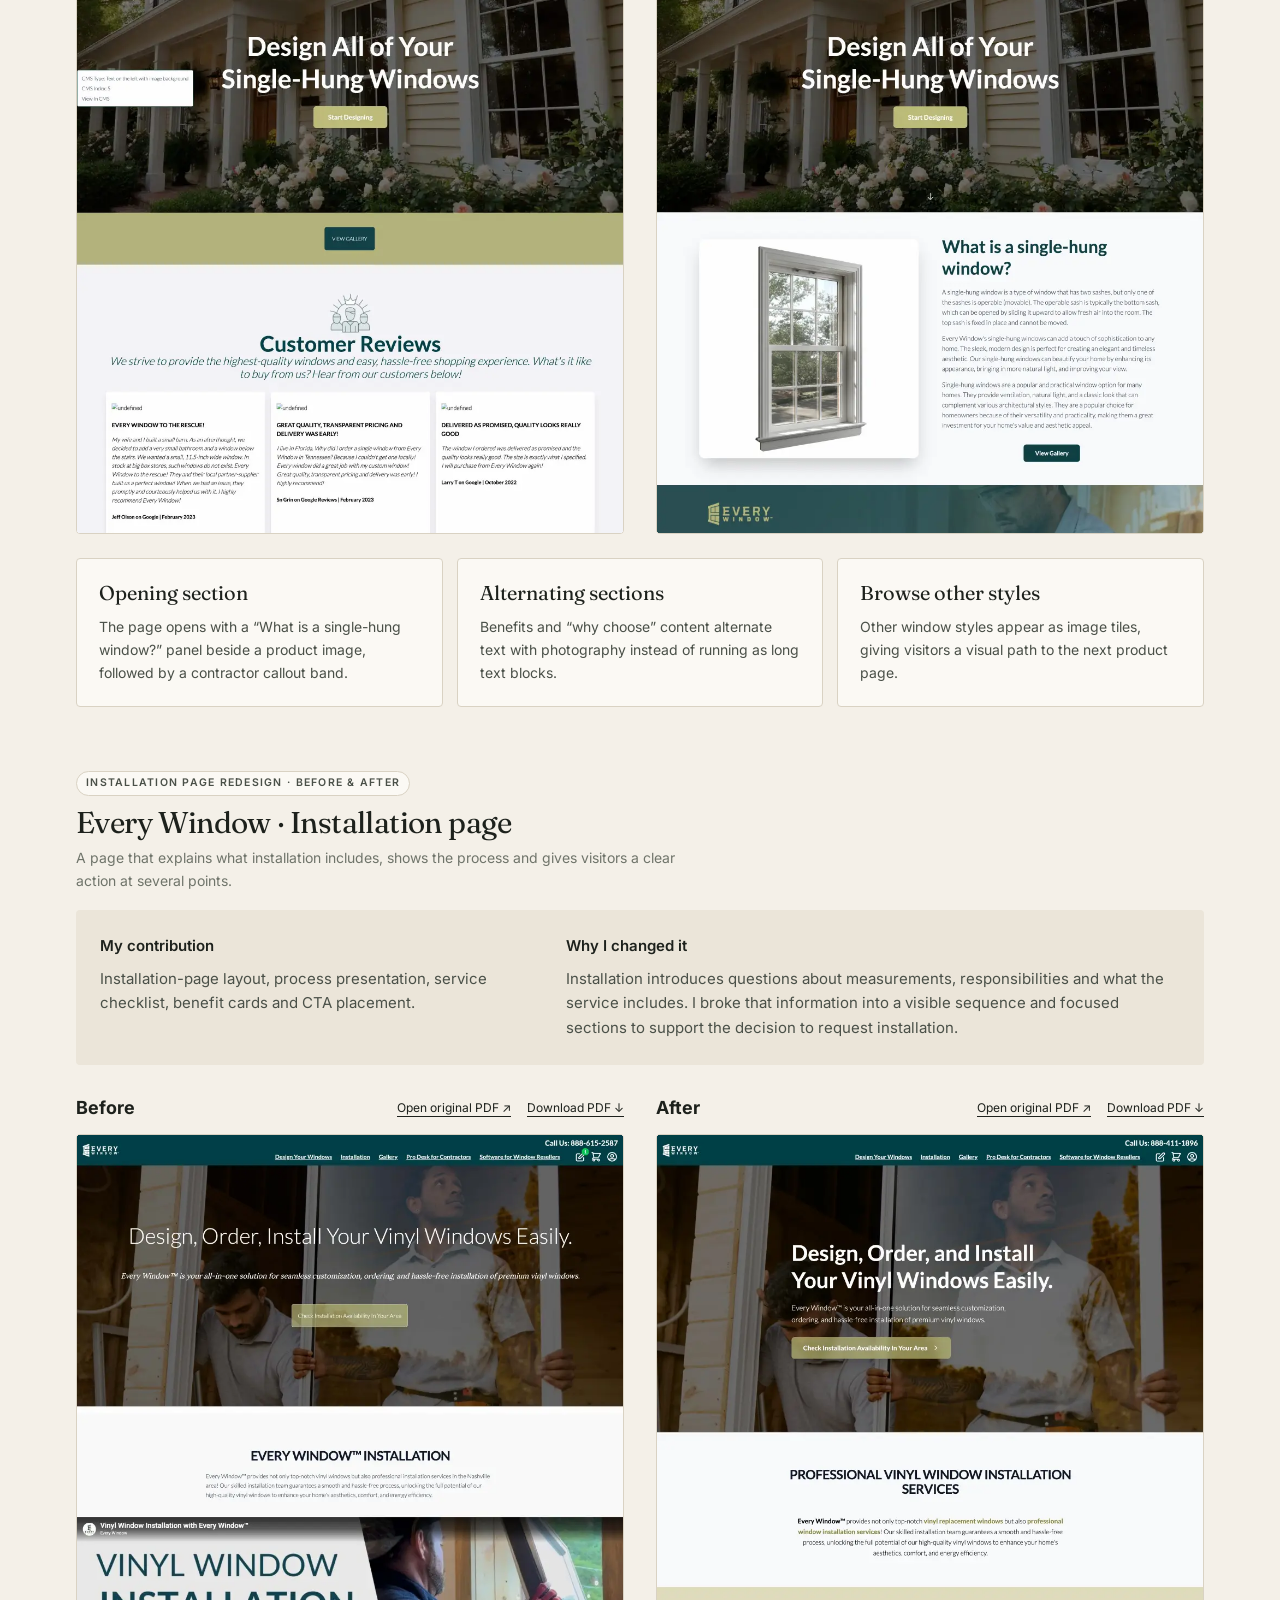
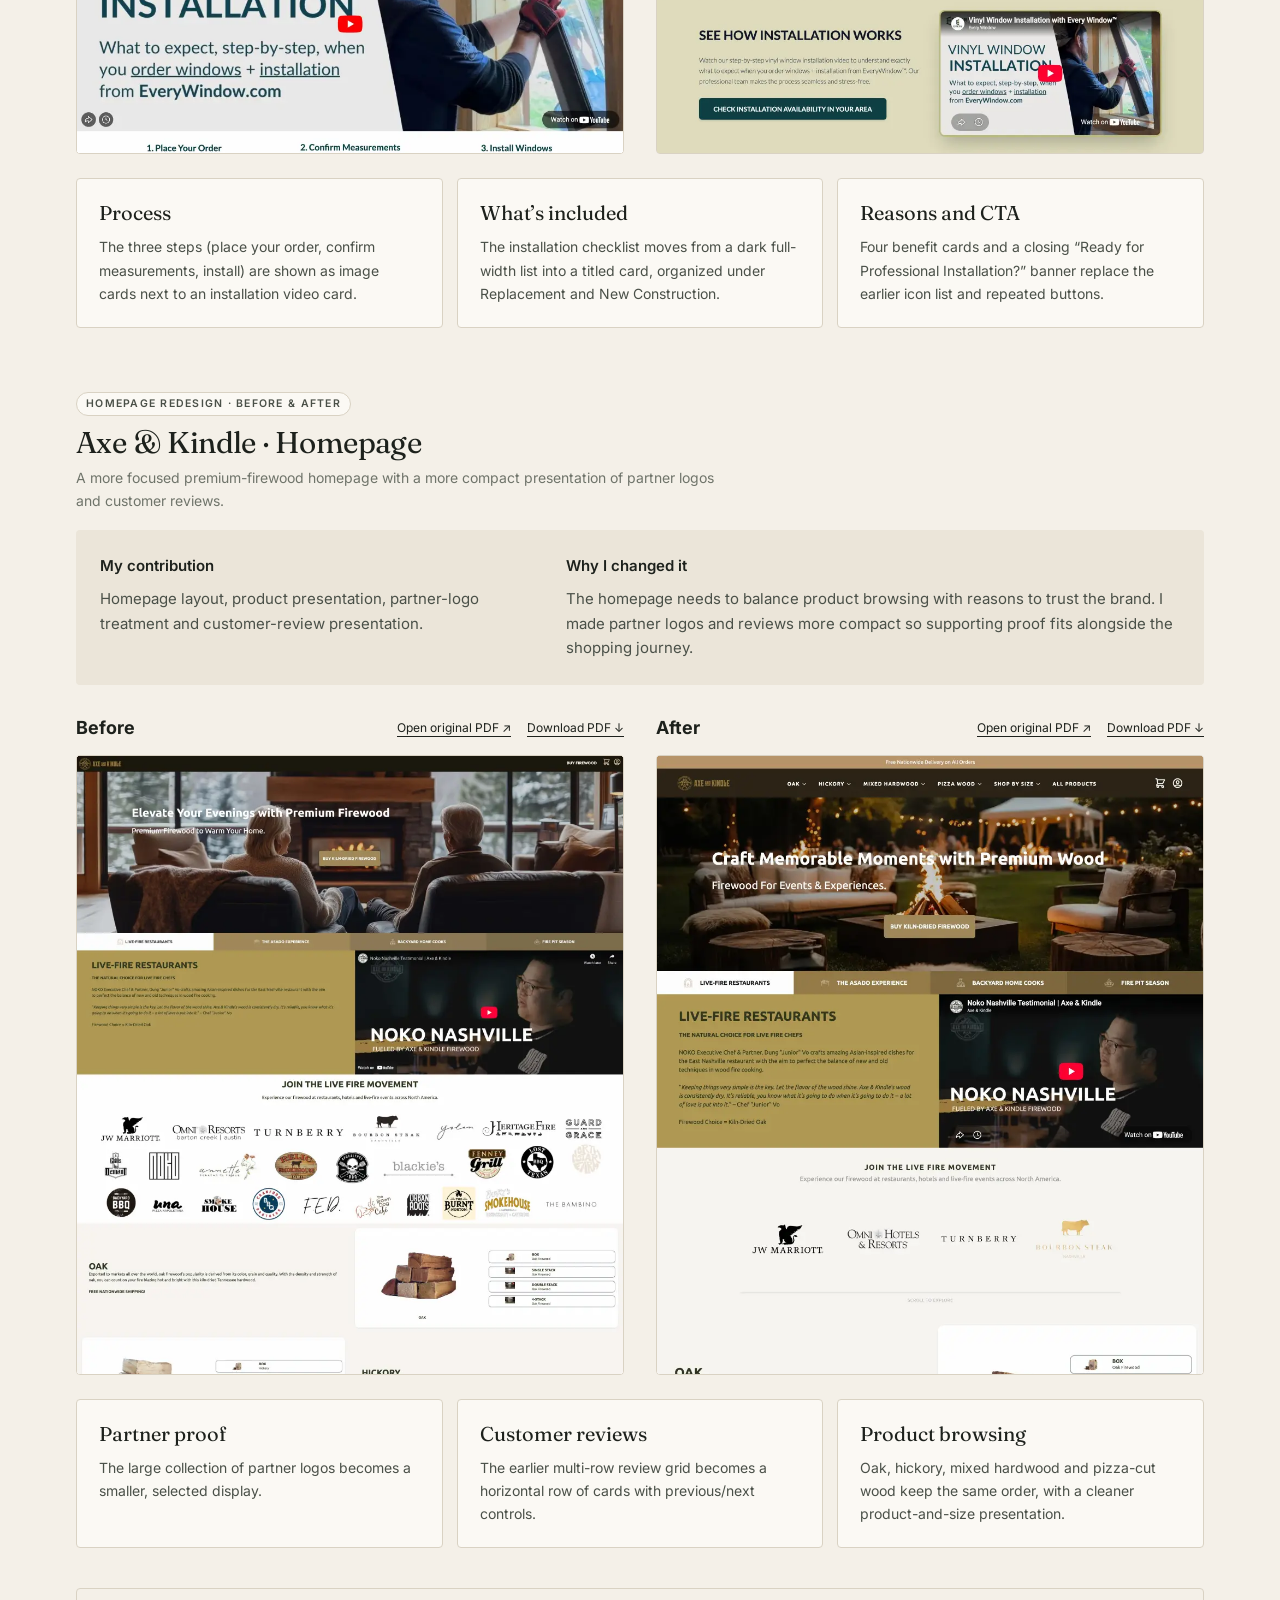
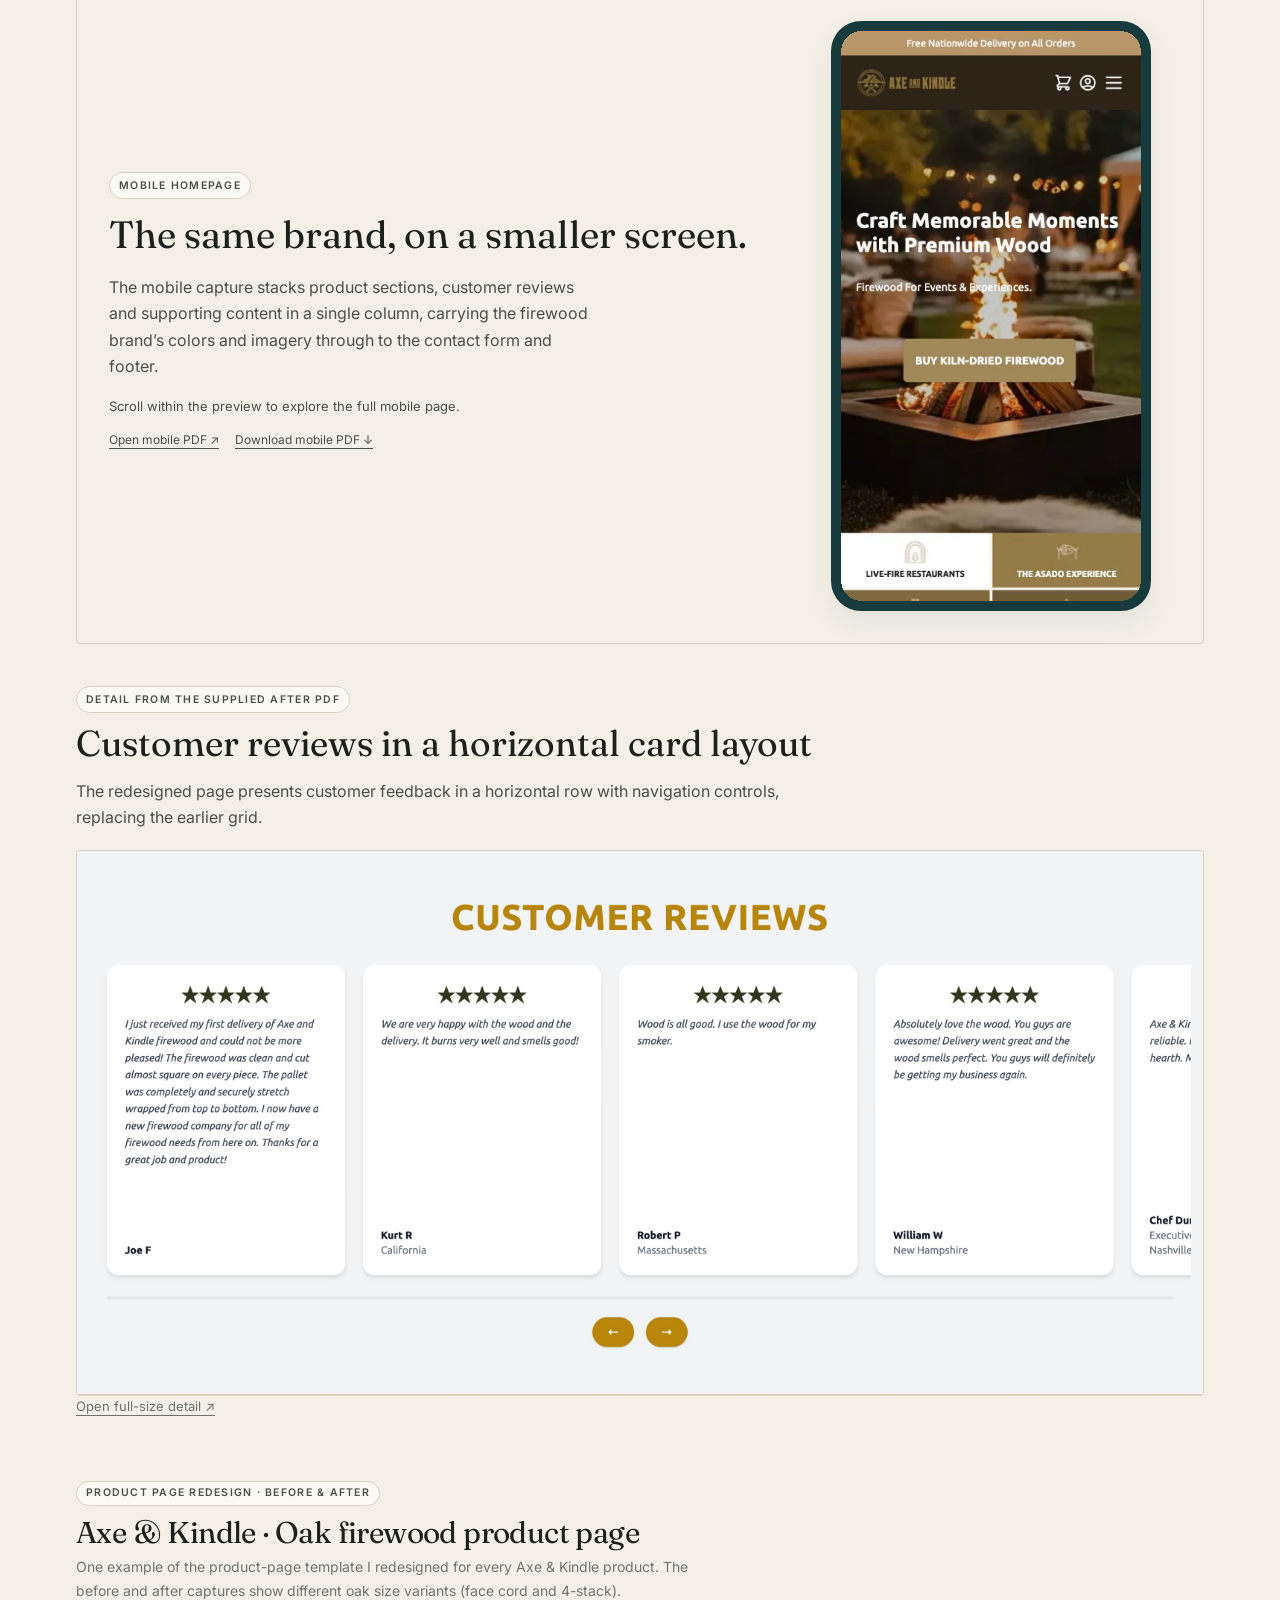
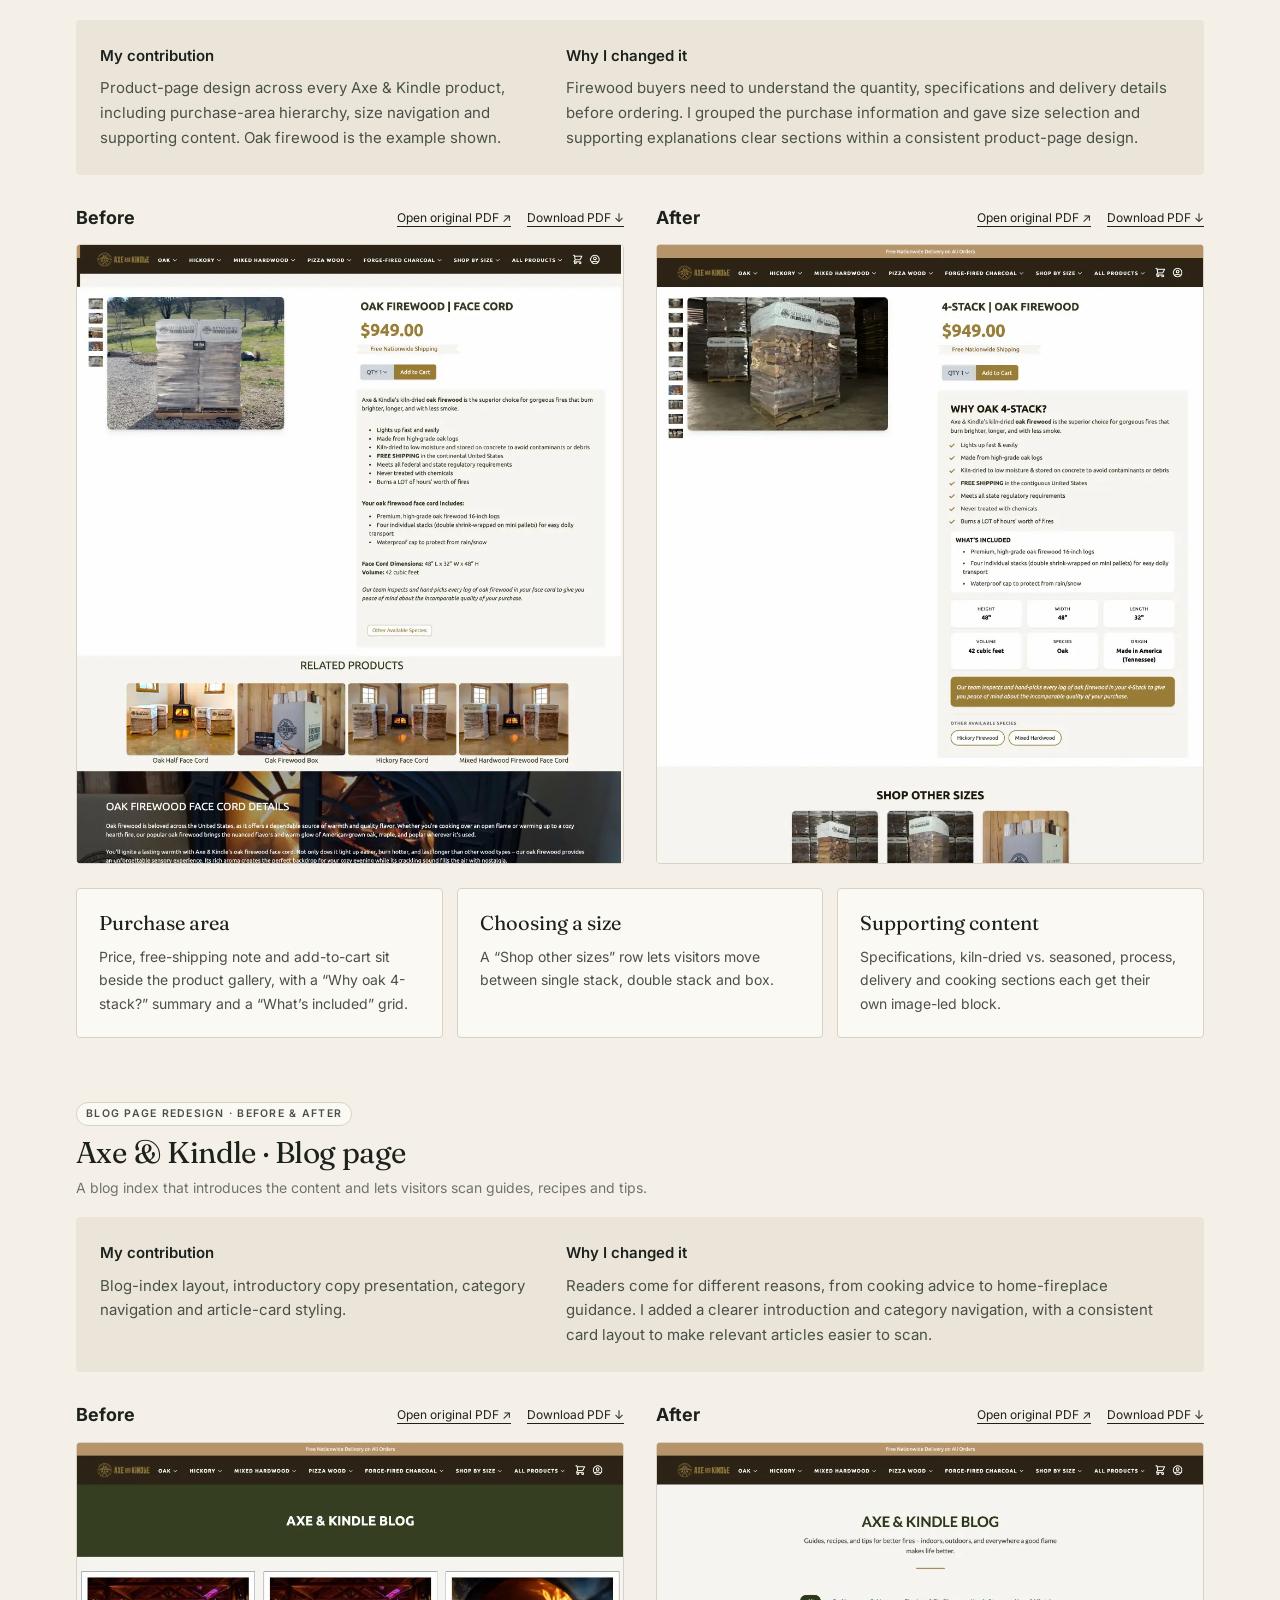
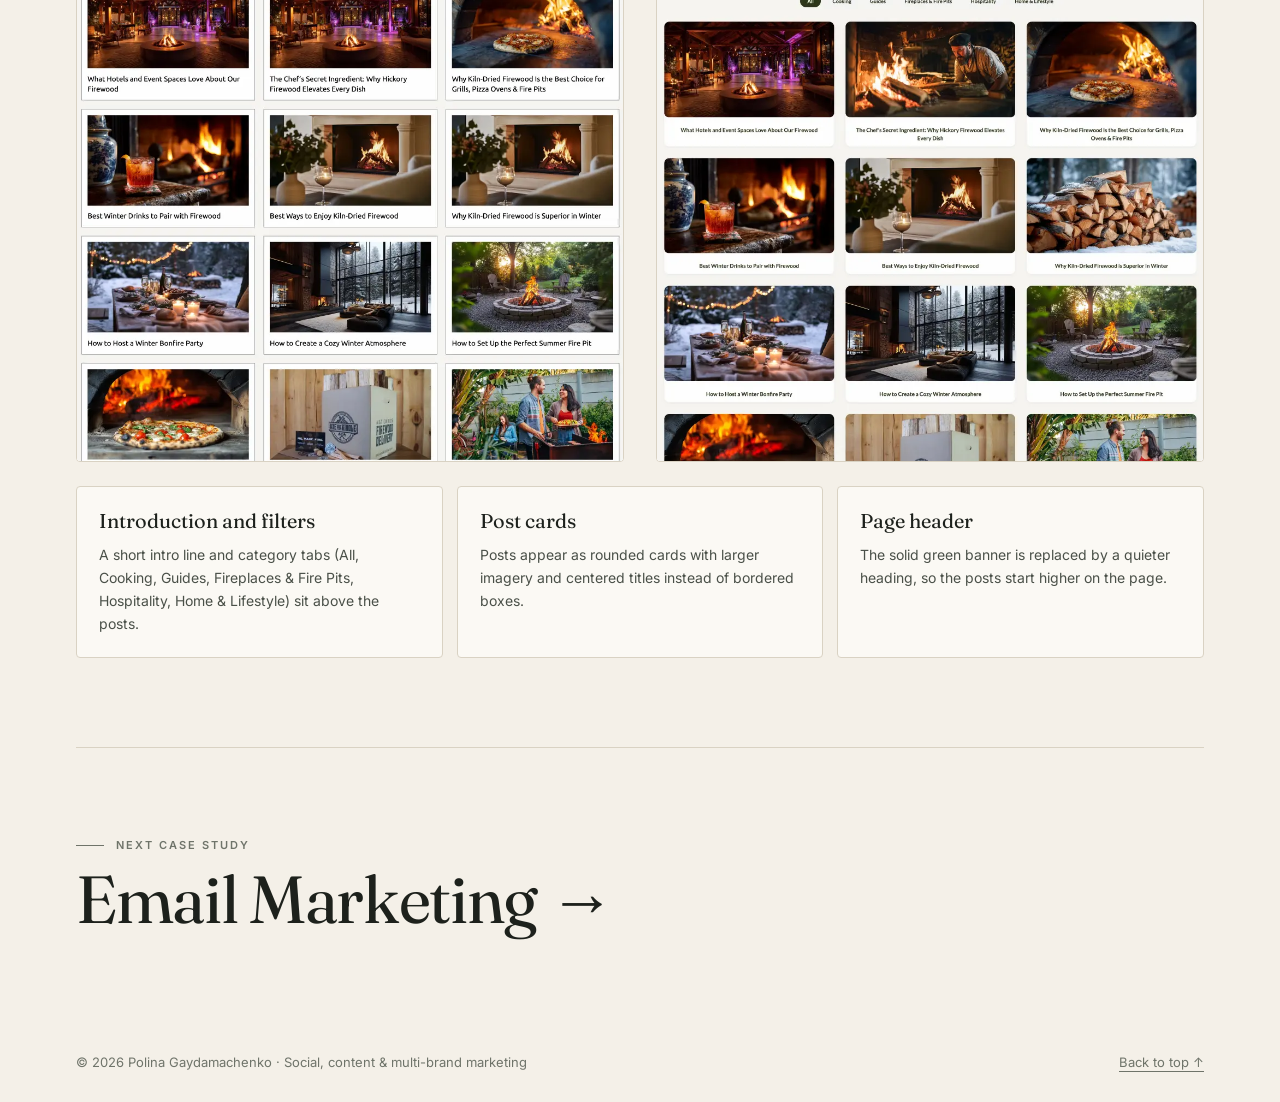
<file: website-redesigns.html>
<!doctype html>
<html lang="en">
<head>
<meta charset="utf-8">
<meta name="viewport" content="width=device-width, initial-scale=1">
<title>Website Design &amp; Builds — Case Study | Polina Gaydamachenko</title>
<meta name="description" content="Website portfolio by Polina Gaydamachenko: NxtDib built from scratch, plus before-and-after redesigns of homepages, product pages, an installation page and a blog page for Every Window and Axe &amp; Kindle.">
<meta name="author" content="Polina Gaydamachenko">
<link rel="canonical" href="https://polinayg.github.io/marketing-portfolio/website-redesigns.html">
<meta property="og:type" content="website">
<meta property="og:site_name" content="Polina Gaydamachenko — Marketing Portfolio">
<meta property="og:title" content="Website Design &amp; Builds — Case Study | Polina Gaydamachenko">
<meta property="og:description" content="Website portfolio by Polina Gaydamachenko: NxtDib built from scratch, plus before-and-after redesigns of homepages, product pages, an installation page and a blog page for Every Window and Axe &amp; Kindle.">
<meta property="og:url" content="https://polinayg.github.io/marketing-portfolio/website-redesigns.html">
<meta property="og:image" content="https://polinayg.github.io/marketing-portfolio/assets/img/og-cover.jpg?v=2026-10-29-manager">
<meta property="og:image:type" content="image/jpeg">
<meta property="og:image:width" content="1200">
<meta property="og:image:height" content="630">
<meta property="og:image:alt" content="Polina Gaydamachenko, Multi-Brand Marketing Manager. Integrated strategy, creative execution, paid ads, websites, email and analytics. Campaign examples from Axe &amp; Kindle, NxtDib and Every Window.">
<meta name="twitter:card" content="summary_large_image">
<meta name="twitter:image" content="https://polinayg.github.io/marketing-portfolio/assets/img/og-cover.jpg?v=2026-10-29-manager">
<meta name="twitter:image:alt" content="Polina Gaydamachenko, Multi-Brand Marketing Manager. Integrated strategy, creative execution, paid ads, websites, email and analytics.">
<meta name="theme-color" content="#f4f0e8">
<link rel="icon" href="assets/img/favicon.svg" type="image/svg+xml">
<link rel="preconnect" href="https://fonts.googleapis.com">
<link rel="preconnect" href="https://fonts.gstatic.com" crossorigin>
<link href="https://fonts.googleapis.com/css2?family=Fraunces:ital,opsz,wght@0,9..144,300..500;1,9..144,300..500&family=Inter:wght@400;500;600&display=swap" rel="stylesheet">
<link rel="stylesheet" href="assets/css/site.css?v=2026-10-29">
<link rel="stylesheet" href="assets/css/web-redesigns.css?v=2026-10-29-mobile-2">
</head>
<body>
<a class="skip" href="#main">Skip to content</a>
<header class="site-head"><div class="wrap">
<a class="brand" href="index.html" aria-label="Polina Gaydamachenko — home"><b>Polina Gaydamachenko</b><i aria-hidden="true">✳</i></a>
<button class="menu-btn" aria-expanded="false" aria-controls="nav">Menu</button>
<nav class="nav" id="nav" aria-label="Primary"><a href="index.html#work" aria-current="page">Selected Work</a><a href="gallery.html">Gallery</a><a href="index.html#analytics">Analytics</a><a href="index.html#about">About</a><a class="cta" href="index.html#contact">Contact</a></nav>
</div></header>
<main id="main">
<section class="cs-hero" style="--b-bg:#173b3c;--b-ink:#f3f0e5;--b-accent:#d3cc96;--accent:#5b672d" id="top"><div class="wrap">
<p class="crumbs"><a href="index.html#work">← Selected work</a> &nbsp;/&nbsp; Website Design &amp; Builds</p>
<div class="cs-hero-grid"><div>
<div class="eyebrow">Capability · Website builds &amp; redesigns</div>
<h1>Built for the <em>next step.</em></h1>
<p class="lede">I built NxtDib’s website from scratch and redesigned pages across the Every Window and Axe &amp; Kindle sites: homepages, product pages, an installation page and a blog page. This selection pairs a complete website build with before-and-after examples of content hierarchy, visual presentation and customer actions.</p>
<p><a class="btn ghost" style="color:var(--b-ink);border-color:var(--line);margin-top:10px" href="#work-website-redesigns">Jump to the work ↓</a></p>
</div><div class="stack cs-stack wide-stack"><img src="assets/img/web-redesigns/ew-current-preview-sm.webp" srcset="assets/img/web-redesigns/ew-current-preview-sm.webp 640w, assets/img/web-redesigns/ew-current-preview.webp 1348w" sizes="(max-width:900px) 30vw, 200px" width="640" height="480" alt="Every Window current homepage desktop preview" fetchpriority="high" decoding="async"><img src="assets/img/web-redesigns/ak-current-preview-sm.webp" srcset="assets/img/web-redesigns/ak-current-preview-sm.webp 640w, assets/img/web-redesigns/ak-current-preview.webp 1348w" sizes="(max-width:900px) 30vw, 200px" width="640" height="480" alt="Axe &amp; Kindle current homepage desktop preview" fetchpriority="high" decoding="async"></div></div>
<dl class="facts"><div><dt>Role</dt><dd>Website build &amp; page redesigns</dd></div><div><dt>Examples</dt><dd>NxtDib · Every Window · Axe &amp; Kindle</dd></div><div><dt>Tools</dt><dd>CMS page builder</dd></div><div><dt>Focus</dt><dd>Content hierarchy · Visual consistency · Calls to action</dd></div></dl>
</div></section>
<nav class="cs-nav" aria-label="Case study sections"><ol><li><a href="#challenge">Challenge</a></li><li><a href="#strategy">Strategy</a></li><li><a href="#role">My Role</a></li><li><a href="#execution">Execution</a></li><li><a href="#results">Results</a></li><li><a href="#takeaways">Key Takeaways</a></li><li><a href="#work-website-redesigns">The Work</a></li></ol></nav>
<div class="wrap" style="--accent:#5b672d">
<section class="chapter" id="challenge"><header><div class="eyebrow">Challenge</div><h2>Useful content needs a <em>clear hierarchy.</em></h2></header><div class="body"><p>Each page had to introduce the brand, explain the offer and help visitors choose their next step. Every Window combines window selection, installation information and buyer education. Axe &amp; Kindle combines firewood shopping, live-fire cooking, delivery information, trust signals and a content library.</p><p>The earlier captures already contain substantial content. My redesign work focused on how that content is presented and organized.</p></div></section><section class="chapter" id="strategy"><header><div class="eyebrow">Strategy</div><h2>Keep the brand. Clarify the <em>journey.</em></h2></header><div class="body"><ul><li><strong>Lead with the offer:</strong> use the opening section to establish the brand and a visible action.</li><li><strong>Group related decisions:</strong> bring product or style selection, installation guidance and supporting information into recognizable sections.</li><li><strong>Make trust easier to find:</strong> give customer reviews and supporting content a defined place in the page.</li><li><strong>Carry the visual system through:</strong> apply consistent brand colors, section treatments and footer presentation, and reuse them across page types.</li></ul></div></section><section class="chapter" id="role"><header><div class="eyebrow">My Role</div><h2>The redesign, <em>shown in context.</em></h2></header><div class="body"><p>I built <a href="https://www.nxtdib.com/" target="_blank" rel="noopener">nxtdib.com</a> from scratch as part of my multi-brand marketing work. I also redesigned the Every Window homepage, a product page and the installation page, and the Axe &amp; Kindle homepage, product pages and blog page. For Axe &amp; Kindle I redesigned every product page; the oak firewood page below is one example. My contribution covered page design, section hierarchy, imagery placement and calls to action, using the CMS page builder to assemble and refine pages. The supplied captures document these design decisions.</p><p>I also helped with the <a href="https://levo.aero/" target="_blank" rel="noopener">Levo Aero</a> website redesign.</p></div></section><section class="chapter" id="execution"><header><div class="eyebrow">Execution</div><h2>Two brands, <em>two visual systems.</em></h2></header><div class="body"><p><strong>Every Window:</strong> reorganized the installation introduction, changed the installation video from a full-width block to a text-and-video section, brought customer reviews higher into the homepage, and turned the style section into a visual selection grid. The product and installation pages follow the same teal, cream and olive-gold system, with image-led sections and clear calls to action. The redesigned footer uses a stronger deep-teal treatment.</p><p><strong>Axe &amp; Kindle:</strong> reduced the homepage partner-logo display, changed the customer-review grid into horizontal cards, rebuilt the product-page template with size selection and image-led supporting sections, and gave the blog an introduction, category tabs and a card layout. The existing signup and contact sections remain part of the homepage.</p></div></section><section class="chapter" id="results"><header><div class="eyebrow">Results</div><h2>The design change is <em>visible.</em></h2></header><div class="body"><p>The NxtDib deliverable was a website built from scratch. For Every Window and Axe &amp; Kindle, the supplied before-and-after captures of homepages, product pages, an installation page and a blog page document changes in layout, content hierarchy and visual presentation.</p><p>These captures do not establish a change in conversion rate, revenue, page speed, accessibility or user satisfaction. No performance improvement is claimed without a comparable measurement period.</p><p class="small">Sources: my confirmed NxtDib website-build experience, plus the full-page before-and-after PDF captures supplied for each page shown below. The captures describe the supplied versions; the Every Window current-site detail is dated October 29, 2026. Mobile homepage PDFs are also included for both brands; the captures demonstrate the layouts shown, rather than cross-device testing results.</p></div></section><section class="chapter" id="takeaways"><header><div class="eyebrow">Key Takeaways</div><h2>Design choices worth <em>testing.</em></h2></header><div class="body"><ol class="takeaways"><li>A homepage can explain the offer, provide trust signals and guide a purchase without giving every section equal visual weight.</li><li>Buyer education works best when it supports a visible next action, such as selecting a style or size, exploring products or requesting help.</li><li>Before-and-after images demonstrate design decisions. To evaluate business impact, I would compare product/configurator clicks, form completions and purchases over equivalent periods.</li></ol></div></section>
</div>
<section class="work" id="work-website-redesigns" style="--accent:#5b672d"><div class="wrap">
<div class="eyebrow">The Work</div><h2>Website builds. <em>Thoughtful redesigns.</em></h2>
<p class="lede" style="margin-top:18px">Explore the before-and-after captures and selected design details. Every pair is a full-page PDF capture, shown here as a scrollable preview. Open a PDF to zoom into the full-quality capture, or download it. Mobile homepage examples sit alongside the desktop comparisons for both brands. All source files are available to download.</p>
<nav class="comparison-nav" aria-label="Browse redesign comparisons"><p>Explore the redesigns</p><ul><li><a href="#every-window-redesign">Every Window · Homepage</a></li><li><a href="#every-window-product-redesign">Every Window · Product page</a></li><li><a href="#every-window-installation-redesign">Every Window · Installation page</a></li><li><a href="#axe-and-kindle-redesign">Axe &amp; Kindle · Homepage</a></li><li><a href="#axe-and-kindle-product-redesign">Axe &amp; Kindle · Oak firewood product page</a></li><li><a href="#axe-and-kindle-blog-redesign">Axe &amp; Kindle · Blog page</a></li></ul></nav><section class="set" aria-labelledby="nxtdib-build"><div class="set-head"><div><div class="badges"><span class="badge orig">Built from scratch</span></div><h3 id="nxtdib-build">NxtDib · A website built from scratch</h3><p>B2B wholesale beverage marketplace</p></div></div><div class="callout"><p><b>I built nxtdib.com from scratch.</b> This project demonstrates my website-building experience alongside the redesigns below.</p><p><a href="https://www.nxtdib.com/" target="_blank" rel="noopener">Visit the NxtDib website ↗</a></p></div></section><section class="set comparison-pdf" aria-labelledby="every-window-redesign"><div class="set-head"><div><div class="badges"><span class="badge">Homepage redesign · Before &amp; after</span></div><h3 id="every-window-redesign">Every Window · Homepage</h3><p>A more structured introduction to windows, installation and buyer education, using deep teal, cream and olive-gold accents.</p></div></div><div class="redesign-context"><div><h4>My contribution</h4><p>Homepage layout, section hierarchy, visual styling and placement of installation guidance, reviews and window styles.</p></div><div><h4>Why I changed it</h4><p>Visitors need to understand both the window offer and the installation option before choosing a next step. I grouped related information and gave product selection, guidance and customer feedback distinct places on the page.</p></div></div><div class="comparison-grid"><figure class="comparison-figure comparison-before"><figcaption><b>Before</b><span class="capture-links"><a href="assets/docs/pdf/ew-home-before.pdf" target="_blank" rel="noopener">Open original PDF ↗</a><a href="assets/docs/pdf/ew-home-before.pdf" download>Download PDF ↓</a></span></figcaption><div class="capture-scroll" tabindex="0" role="region" aria-label="Every Window homepage before capture, scroll to explore"><img src="assets/img/web-redesigns/ew-home-before-pdf-preview.webp" width="1000" height="5243" alt="Every Window homepage before redesign, full-page capture (preview of the PDF)" loading="lazy" decoding="async"></div></figure><figure class="comparison-figure comparison-after"><figcaption><b>After</b><span class="capture-links"><a href="assets/docs/pdf/ew-home-after.pdf" target="_blank" rel="noopener">Open original PDF ↗</a><a href="assets/docs/pdf/ew-home-after.pdf" download>Download PDF ↓</a></span></figcaption><div class="capture-scroll" tabindex="0" role="region" aria-label="Every Window homepage after capture, scroll to explore"><img src="assets/img/web-redesigns/ew-home-after-pdf-preview.webp" width="1000" height="7330" alt="Every Window homepage after redesign, full-page capture (preview of the PDF)" loading="lazy" decoding="async"></div></figure></div><div class="reel-cards comparison-notes"><article class="reel"><h4>Installation explanation</h4><p>The redesigned page pairs installation copy and a CTA with the video instead of using a full-width video block.</p></article><article class="reel"><h4>Trust and selection</h4><p>Customer reviews appear higher on the page, and the style section becomes a visual grid of window options.</p></article><article class="reel"><h4>Content and footer</h4><p>Recent posts, educational videos and the benefits section receive more defined layouts; the footer adopts a cohesive deep-teal treatment.</p></article></div><section class="mobile-example" aria-labelledby="every-window-redesign-mobile"><div><span class="badge">Mobile homepage</span><h4 id="every-window-redesign-mobile">The same brand, on a smaller screen.</h4><p>The mobile capture shows window options, installation guidance and supporting content arranged for a narrow screen, carrying the deep-teal and cream visual system through the page.</p><p class="small">Scroll within the preview to explore the full mobile page.</p><p class="capture-links"><a href="assets/docs/pdf/ew-home-mobile.pdf" target="_blank" rel="noopener">Open mobile PDF ↗</a><a href="assets/docs/pdf/ew-home-mobile.pdf" download>Download mobile PDF ↓</a></p></div><div class="mobile-device"><div class="mobile-capture" tabindex="0" role="region" aria-label="Every Window mobile homepage, scroll to explore"><img src="assets/img/web-redesigns/ew-home-mobile-preview.webp" width="357" height="16000" alt="Every Window redesigned homepage on mobile, full-page PDF preview" loading="lazy" decoding="async"></div></div></section><figure class="redesign-detail"><figcaption><span class="badge">Current site · Oct 29, 2026</span><h4>A visual path to choosing a window style</h4><p>The current style grid groups six window types with labeled imagery and a Start Designing action.</p></figcaption><a href="assets/img/web-redesigns/ew-current-detail.png" target="_blank" rel="noopener" aria-label="Open full-size Every Window detail"><img src="assets/img/web-redesigns/ew-current-detail.png" width="1348" height="772" alt="A visual path to choosing a window style — current desktop site detail" loading="lazy" decoding="async"></a><p class="small"><a href="assets/img/web-redesigns/ew-current-detail.png" target="_blank" rel="noopener">Open full-size detail ↗</a></p></figure></section><section class="set comparison-pdf" aria-labelledby="every-window-product-redesign"><div class="set-head"><div><div class="badges"><span class="badge">Product page redesign · Before &amp; after</span></div><h3 id="every-window-product-redesign">Every Window · Product page</h3><p>A category page that explains the product, answers common questions and routes visitors to the next style.</p></div></div><div class="redesign-context"><div><h4>My contribution</h4><p>Single-hung product-page layout, product education, image-and-text sections and links to other window styles.</p></div><div><h4>Why I changed it</h4><p>A shopper may arrive knowing little about window types. I organized the page around understanding single-hung windows, assessing their benefits and comparing other styles before starting a design.</p></div></div><div class="comparison-grid"><figure class="comparison-figure comparison-before"><figcaption><b>Before</b><span class="capture-links"><a href="assets/docs/pdf/ew-product-before.pdf" target="_blank" rel="noopener">Open original PDF ↗</a><a href="assets/docs/pdf/ew-product-before.pdf" download>Download PDF ↓</a></span></figcaption><div class="capture-scroll" tabindex="0" role="region" aria-label="Every Window single-hung product page before capture, scroll to explore"><img src="assets/img/web-redesigns/ew-product-before-pdf-preview.webp" width="1000" height="5541" alt="Every Window single-hung product page before redesign, full-page capture (preview of the PDF)" loading="lazy" decoding="async"></div></figure><figure class="comparison-figure comparison-after"><figcaption><b>After</b><span class="capture-links"><a href="assets/docs/pdf/ew-product-after.pdf" target="_blank" rel="noopener">Open original PDF ↗</a><a href="assets/docs/pdf/ew-product-after.pdf" download>Download PDF ↓</a></span></figcaption><div class="capture-scroll" tabindex="0" role="region" aria-label="Every Window single-hung product page after capture, scroll to explore"><img src="assets/img/web-redesigns/ew-product-after-pdf-preview.webp" width="1000" height="5650" alt="Every Window single-hung product page after redesign, full-page capture (preview of the PDF)" loading="lazy" decoding="async"></div></figure></div><div class="reel-cards comparison-notes"><article class="reel"><h4>Opening section</h4><p>The page opens with a “What is a single-hung window?” panel beside a product image, followed by a contractor callout band.</p></article><article class="reel"><h4>Alternating sections</h4><p>Benefits and “why choose” content alternate text with photography instead of running as long text blocks.</p></article><article class="reel"><h4>Browse other styles</h4><p>Other window styles appear as image tiles, giving visitors a visual path to the next product page.</p></article></div></section><section class="set comparison-pdf" aria-labelledby="every-window-installation-redesign"><div class="set-head"><div><div class="badges"><span class="badge">Installation page redesign · Before &amp; after</span></div><h3 id="every-window-installation-redesign">Every Window · Installation page</h3><p>A page that explains what installation includes, shows the process and gives visitors a clear action at several points.</p></div></div><div class="redesign-context"><div><h4>My contribution</h4><p>Installation-page layout, process presentation, service checklist, benefit cards and CTA placement.</p></div><div><h4>Why I changed it</h4><p>Installation introduces questions about measurements, responsibilities and what the service includes. I broke that information into a visible sequence and focused sections to support the decision to request installation.</p></div></div><div class="comparison-grid"><figure class="comparison-figure comparison-before"><figcaption><b>Before</b><span class="capture-links"><a href="assets/docs/pdf/ew-installation-before.pdf" target="_blank" rel="noopener">Open original PDF ↗</a><a href="assets/docs/pdf/ew-installation-before.pdf" download>Download PDF ↓</a></span></figcaption><div class="capture-scroll" tabindex="0" role="region" aria-label="Every Window installation page before capture, scroll to explore"><img src="assets/img/web-redesigns/ew-installation-before-pdf-preview.webp" width="1000" height="3847" alt="Every Window installation page before redesign, full-page capture (preview of the PDF)" loading="lazy" decoding="async"></div></figure><figure class="comparison-figure comparison-after"><figcaption><b>After</b><span class="capture-links"><a href="assets/docs/pdf/ew-installation-after.pdf" target="_blank" rel="noopener">Open original PDF ↗</a><a href="assets/docs/pdf/ew-installation-after.pdf" download>Download PDF ↓</a></span></figcaption><div class="capture-scroll" tabindex="0" role="region" aria-label="Every Window installation page after capture, scroll to explore"><img src="assets/img/web-redesigns/ew-installation-after-pdf-preview.webp" width="1000" height="3935" alt="Every Window installation page after redesign, full-page capture (preview of the PDF)" loading="lazy" decoding="async"></div></figure></div><div class="reel-cards comparison-notes"><article class="reel"><h4>Process</h4><p>The three steps (place your order, confirm measurements, install) are shown as image cards next to an installation video card.</p></article><article class="reel"><h4>What’s included</h4><p>The installation checklist moves from a dark full-width list into a titled card, organized under Replacement and New Construction.</p></article><article class="reel"><h4>Reasons and CTA</h4><p>Four benefit cards and a closing “Ready for Professional Installation?” banner replace the earlier icon list and repeated buttons.</p></article></div></section><section class="set comparison-pdf" aria-labelledby="axe-and-kindle-redesign"><div class="set-head"><div><div class="badges"><span class="badge">Homepage redesign · Before &amp; after</span></div><h3 id="axe-and-kindle-redesign">Axe &amp; Kindle · Homepage</h3><p>A more focused premium-firewood homepage with a more compact presentation of partner logos and customer reviews.</p></div></div><div class="redesign-context"><div><h4>My contribution</h4><p>Homepage layout, product presentation, partner-logo treatment and customer-review presentation.</p></div><div><h4>Why I changed it</h4><p>The homepage needs to balance product browsing with reasons to trust the brand. I made partner logos and reviews more compact so supporting proof fits alongside the shopping journey.</p></div></div><div class="comparison-grid"><figure class="comparison-figure comparison-before"><figcaption><b>Before</b><span class="capture-links"><a href="assets/docs/pdf/ak-home-before.pdf" target="_blank" rel="noopener">Open original PDF ↗</a><a href="assets/docs/pdf/ak-home-before.pdf" download>Download PDF ↓</a></span></figcaption><div class="capture-scroll" tabindex="0" role="region" aria-label="Axe &amp; Kindle homepage before capture, scroll to explore"><img src="assets/img/web-redesigns/ak-home-before-pdf-preview.webp" width="1000" height="4620" alt="Axe &amp; Kindle homepage before redesign, full-page capture (preview of the PDF)" loading="lazy" decoding="async"></div></figure><figure class="comparison-figure comparison-after"><figcaption><b>After</b><span class="capture-links"><a href="assets/docs/pdf/ak-home-after.pdf" target="_blank" rel="noopener">Open original PDF ↗</a><a href="assets/docs/pdf/ak-home-after.pdf" download>Download PDF ↓</a></span></figcaption><div class="capture-scroll" tabindex="0" role="region" aria-label="Axe &amp; Kindle homepage after capture, scroll to explore"><img src="assets/img/web-redesigns/ak-home-after-pdf-preview.webp" width="1000" height="6402" alt="Axe &amp; Kindle homepage after redesign, full-page capture (preview of the PDF)" loading="lazy" decoding="async"></div></figure></div><div class="reel-cards comparison-notes"><article class="reel"><h4>Partner proof</h4><p>The large collection of partner logos becomes a smaller, selected display.</p></article><article class="reel"><h4>Customer reviews</h4><p>The earlier multi-row review grid becomes a horizontal row of cards with previous/next controls.</p></article><article class="reel"><h4>Product browsing</h4><p>Oak, hickory, mixed hardwood and pizza-cut wood keep the same order, with a cleaner product-and-size presentation.</p></article></div><section class="mobile-example" aria-labelledby="axe-and-kindle-redesign-mobile"><div><span class="badge">Mobile homepage</span><h4 id="axe-and-kindle-redesign-mobile">The same brand, on a smaller screen.</h4><p>The mobile capture stacks product sections, customer reviews and supporting content in a single column, carrying the firewood brand’s colors and imagery through to the contact form and footer.</p><p class="small">Scroll within the preview to explore the full mobile page.</p><p class="capture-links"><a href="assets/docs/pdf/ak-home-mobile.pdf" target="_blank" rel="noopener">Open mobile PDF ↗</a><a href="assets/docs/pdf/ak-home-mobile.pdf" download>Download mobile PDF ↓</a></p></div><div class="mobile-device"><div class="mobile-capture" tabindex="0" role="region" aria-label="Axe &amp; Kindle mobile homepage, scroll to explore"><img src="assets/img/web-redesigns/ak-home-mobile-preview.webp" width="433" height="16000" alt="Axe &amp; Kindle redesigned homepage on mobile, full-page PDF preview" loading="lazy" decoding="async"></div></div></section><figure class="redesign-detail"><figcaption><span class="badge">Detail from the supplied after PDF</span><h4>Customer reviews in a horizontal card layout</h4><p>The redesigned page presents customer feedback in a horizontal row with navigation controls, replacing the earlier grid.</p></figcaption><a href="assets/img/web-redesigns/ak-review-pdf-detail.jpg" target="_blank" rel="noopener" aria-label="Open full-size Axe &amp; Kindle detail"><img src="assets/img/web-redesigns/ak-review-pdf-detail.jpg" width="3024" height="1460" alt="Customer reviews in a horizontal card layout — current desktop site detail" loading="lazy" decoding="async"></a><p class="small"><a href="assets/img/web-redesigns/ak-review-pdf-detail.jpg" target="_blank" rel="noopener">Open full-size detail ↗</a></p></figure></section><section class="set comparison-pdf" aria-labelledby="axe-and-kindle-product-redesign"><div class="set-head"><div><div class="badges"><span class="badge">Product page redesign · Before &amp; after</span></div><h3 id="axe-and-kindle-product-redesign">Axe &amp; Kindle · Oak firewood product page</h3><p>One example of the product-page template I redesigned for every Axe &amp; Kindle product. The before and after captures show different oak size variants (face cord and 4-stack).</p></div></div><div class="redesign-context"><div><h4>My contribution</h4><p>Product-page design across every Axe &amp; Kindle product, including purchase-area hierarchy, size navigation and supporting content. Oak firewood is the example shown.</p></div><div><h4>Why I changed it</h4><p>Firewood buyers need to understand the quantity, specifications and delivery details before ordering. I grouped the purchase information and gave size selection and supporting explanations clear sections within a consistent product-page design.</p></div></div><div class="comparison-grid"><figure class="comparison-figure comparison-before"><figcaption><b>Before</b><span class="capture-links"><a href="assets/docs/pdf/ak-product-before.pdf" target="_blank" rel="noopener">Open original PDF ↗</a><a href="assets/docs/pdf/ak-product-before.pdf" download>Download PDF ↓</a></span></figcaption><div class="capture-scroll" tabindex="0" role="region" aria-label="Axe &amp; Kindle oak firewood product page before capture, scroll to explore"><img src="assets/img/web-redesigns/ak-product-before-pdf-preview.webp" width="1000" height="4321" alt="Axe &amp; Kindle oak firewood product page before redesign, full-page capture (preview of the PDF)" loading="lazy" decoding="async"></div></figure><figure class="comparison-figure comparison-after"><figcaption><b>After</b><span class="capture-links"><a href="assets/docs/pdf/ak-product-after.pdf" target="_blank" rel="noopener">Open original PDF ↗</a><a href="assets/docs/pdf/ak-product-after.pdf" download>Download PDF ↓</a></span></figcaption><div class="capture-scroll" tabindex="0" role="region" aria-label="Axe &amp; Kindle oak firewood product page after capture, scroll to explore"><img src="assets/img/web-redesigns/ak-product-after-pdf-preview.webp" width="1000" height="4522" alt="Axe &amp; Kindle oak firewood product page after redesign, full-page capture (preview of the PDF)" loading="lazy" decoding="async"></div></figure></div><div class="reel-cards comparison-notes"><article class="reel"><h4>Purchase area</h4><p>Price, free-shipping note and add-to-cart sit beside the product gallery, with a “Why oak 4-stack?” summary and a “What’s included” grid.</p></article><article class="reel"><h4>Choosing a size</h4><p>A “Shop other sizes” row lets visitors move between single stack, double stack and box.</p></article><article class="reel"><h4>Supporting content</h4><p>Specifications, kiln-dried vs. seasoned, process, delivery and cooking sections each get their own image-led block.</p></article></div></section><section class="set comparison-pdf" aria-labelledby="axe-and-kindle-blog-redesign"><div class="set-head"><div><div class="badges"><span class="badge">Blog page redesign · Before &amp; after</span></div><h3 id="axe-and-kindle-blog-redesign">Axe &amp; Kindle · Blog page</h3><p>A blog index that introduces the content and lets visitors scan guides, recipes and tips.</p></div></div><div class="redesign-context"><div><h4>My contribution</h4><p>Blog-index layout, introductory copy presentation, category navigation and article-card styling.</p></div><div><h4>Why I changed it</h4><p>Readers come for different reasons, from cooking advice to home-fireplace guidance. I added a clearer introduction and category navigation, with a consistent card layout to make relevant articles easier to scan.</p></div></div><div class="comparison-grid"><figure class="comparison-figure comparison-before"><figcaption><b>Before</b><span class="capture-links"><a href="assets/docs/pdf/ak-blog-before.pdf" target="_blank" rel="noopener">Open original PDF ↗</a><a href="assets/docs/pdf/ak-blog-before.pdf" download>Download PDF ↓</a></span></figcaption><div class="capture-scroll" tabindex="0" role="region" aria-label="Axe &amp; Kindle blog page before capture, scroll to explore"><img src="assets/img/web-redesigns/ak-blog-before-pdf-preview.webp" width="1000" height="2980" alt="Axe &amp; Kindle blog page before redesign, full-page capture (preview of the PDF)" loading="lazy" decoding="async"></div></figure><figure class="comparison-figure comparison-after"><figcaption><b>After</b><span class="capture-links"><a href="assets/docs/pdf/ak-blog-after.pdf" target="_blank" rel="noopener">Open original PDF ↗</a><a href="assets/docs/pdf/ak-blog-after.pdf" download>Download PDF ↓</a></span></figcaption><div class="capture-scroll" tabindex="0" role="region" aria-label="Axe &amp; Kindle blog page after capture, scroll to explore"><img src="assets/img/web-redesigns/ak-blog-after-pdf-preview.webp" width="1000" height="3014" alt="Axe &amp; Kindle blog page after redesign, full-page capture (preview of the PDF)" loading="lazy" decoding="async"></div></figure></div><div class="reel-cards comparison-notes"><article class="reel"><h4>Introduction and filters</h4><p>A short intro line and category tabs (All, Cooking, Guides, Fireplaces &amp; Fire Pits, Hospitality, Home &amp; Lifestyle) sit above the posts.</p></article><article class="reel"><h4>Post cards</h4><p>Posts appear as rounded cards with larger imagery and centered titles instead of bordered boxes.</p></article><article class="reel"><h4>Page header</h4><p>The solid green banner is replaced by a quieter heading, so the posts start higher on the page.</p></article></div></section>

</div></section>
<div class="wrap"><a class="next-proj" href="email-marketing.html"><div class="eyebrow">Next case study</div><h2>Email Marketing <span aria-hidden="true">→</span></h2></a></div>
</main>
<footer class="site-foot"><div class="wrap">
<span>© 2026 Polina Gaydamachenko · Social, content &amp; multi-brand marketing</span>
<a href="#top">Back to top ↑</a></div></footer>
<dialog class="lb" id="lightbox" aria-label="Image viewer">
<div class="lb-inner">
<div class="lb-top"><span class="lb-count" aria-live="polite"></span><button class="close" type="button">Close ✕</button></div>
<div class="lb-stage"><img alt=""><button class="prev" type="button" aria-label="Previous image">←</button><button class="next" type="button" aria-label="Next image">→</button></div>
<p class="lb-cap"></p>
</div></dialog>
<script src="assets/js/site.js?v=2026-10-29" defer></script>
</body></html>
</file>
<file: assets/css/site.css>
/* Polina Gaydamachenko — Marketing Portfolio
   Editorial system: warm neutrals, serif display, restrained ink. */
:root{
  --paper:#f4f0e8; --paper-2:#ebe5d9; --card:#fbf9f4; --ink:#1d211c; --ink-2:#4a5048; --muted:#6f746a;
  --line:#d9d2c3; --green:#273a29; --lime:#d9e58e; --focus:#2f6b3a;
  --serif:"Fraunces",Georgia,"Times New Roman",serif; --sans:"Inter",system-ui,-apple-system,"Segoe UI",Arial,sans-serif;
  --wrap:1240px; --gut:clamp(16px,5vw,56px); --r:4px;
  --accent:var(--green); --accent-ink:#fff; --accent-soft:var(--lime);
}
*{box-sizing:border-box} html{scroll-behavior:smooth;-webkit-text-size-adjust:100%}
@media (prefers-reduced-motion:reduce){html{scroll-behavior:auto}*{transition:none!important;animation:none!important}}
body{margin:0;background:var(--paper);color:var(--ink);font:16px/1.65 var(--sans);text-rendering:optimizeLegibility;-webkit-font-smoothing:antialiased}
img{max-width:100%;display:block;height:auto}
a{color:inherit;text-underline-offset:4px;text-decoration-thickness:1px}
a:hover{text-decoration-thickness:2px}
:focus-visible{outline:2px solid var(--focus);outline-offset:3px}
.skip{position:absolute;left:-9999px;top:8px;background:var(--ink);color:#fff;padding:10px 14px;z-index:100}
.skip:focus{left:8px}
.wrap{max-width:var(--wrap);margin:0 auto;padding:0 var(--gut)}
.sr-only{position:absolute;width:1px;height:1px;overflow:hidden;clip:rect(0 0 0 0);white-space:nowrap}

/* Type */
h1,h2,h3{font-family:var(--serif);font-weight:400;letter-spacing:-.02em;line-height:1.04;margin:0;font-optical-sizing:auto}
h1{font-size:clamp(46px,8.4vw,118px)}
h2{font-size:clamp(34px,5.2vw,68px)}
h3{font-size:clamp(24px,2.6vw,34px);line-height:1.12}
h1 em,h2 em,h3 em{font-style:italic;color:var(--accent)}
p{margin:0 0 1em}
.eyebrow{font:600 11px/1.4 var(--sans);letter-spacing:.18em;text-transform:uppercase;color:var(--muted);display:flex;gap:12px;align-items:center;margin-bottom:22px}
.eyebrow::before{content:"";width:28px;height:1px;background:currentColor}
.lede{font-size:clamp(18px,1.6vw,21px);line-height:1.55;color:var(--ink-2);max-width:640px}
.small{font-size:13px;color:var(--muted)}

/* Header */
.site-head{position:sticky;top:0;z-index:40;background:color-mix(in srgb,var(--paper) 92%,transparent);backdrop-filter:saturate(1.2) blur(10px);-webkit-backdrop-filter:blur(10px);border-bottom:1px solid var(--line)}
.site-head .wrap{display:flex;align-items:center;justify-content:space-between;min-height:68px;gap:16px}
.brand{font:500 21px/1 var(--serif);text-decoration:none;letter-spacing:-.01em;display:flex;align-items:center;gap:8px;white-space:nowrap}
.brand b{font-weight:500}
.brand i{font-style:normal;display:inline-grid;place-items:center;width:24px;height:24px;border-radius:50%;background:var(--lime);color:var(--green);font-size:13px}
.nav{display:flex;gap:clamp(14px,2.4vw,30px);align-items:center}
.nav a{font-size:13px;font-weight:500;text-decoration:none;color:var(--ink-2)}
.nav a:hover,.nav a[aria-current=page]{color:var(--ink);text-decoration:underline}
.nav .cta{border:1px solid var(--ink);padding:8px 14px;border-radius:40px;color:var(--ink)}
.nav .cta:hover{background:var(--ink);color:var(--paper);text-decoration:none}
.menu-btn{display:none;background:none;border:1px solid var(--line);border-radius:40px;padding:8px 14px;font:500 13px var(--sans);color:var(--ink);cursor:pointer}
@media (max-width:820px){
  .menu-btn{display:inline-block}
  .nav{position:absolute;left:0;right:0;top:100%;flex-direction:column;align-items:stretch;gap:0;background:var(--paper);border-bottom:1px solid var(--line);display:none;padding:8px var(--gut) 18px}
  .nav.open{display:flex}
  .nav a{padding:13px 0;border-bottom:1px solid var(--line);font-size:15px}
  .nav .cta{border:0;border-radius:0;padding:13px 0}
}

/* Buttons */
.btn{display:inline-flex;align-items:center;gap:10px;background:var(--ink);color:var(--paper);padding:15px 24px;border-radius:40px;font-weight:500;font-size:14px;text-decoration:none;border:1px solid var(--ink);transition:transform .2s,background .2s}
.btn:hover{transform:translateY(-2px)}
.btn.ghost{background:transparent;color:var(--ink)}
.btn-row{display:flex;flex-wrap:wrap;gap:12px;margin-top:30px}

/* Sections */
.section{padding:clamp(72px,10vw,140px) 0}
.section.tight{padding:clamp(48px,7vw,90px) 0}
.rule{border-top:1px solid var(--line)}
.dark{background:var(--green);color:#eef0e4;--line:#44594a;--muted:#b9c6b4;--ink-2:#d3dccd}
.dark h2 em{color:var(--lime)}
.split{display:grid;grid-template-columns:5fr 7fr;gap:clamp(32px,6vw,90px);align-items:start}
@media (max-width:900px){.split{grid-template-columns:1fr}}

/* Hero */
.hero{padding:clamp(56px,9vw,120px) 0 clamp(40px,6vw,80px)}
.hero h1{max-width:12ch}
.hero-grid{display:grid;grid-template-columns:1.15fr .85fr;gap:clamp(30px,5vw,70px);align-items:end}
.hero-meta{display:grid;gap:18px;border-left:1px solid var(--line);padding-left:clamp(18px,3vw,36px)}
.hero-meta dt{font-size:11px;letter-spacing:.16em;text-transform:uppercase;color:var(--muted)}
.hero-meta dd{margin:2px 0 0;font-family:var(--serif);font-size:20px}
@media (max-width:900px){.hero-grid{grid-template-columns:1fr}.hero-meta{border-left:0;padding-left:0;border-top:1px solid var(--line);padding-top:22px;grid-template-columns:1fr 1fr}}
.mosaic{display:grid;grid-template-columns:repeat(6,1fr);gap:clamp(8px,1.2vw,16px);margin-top:clamp(40px,6vw,70px)}
.mosaic a{display:block;overflow:hidden;border-radius:var(--r);aspect-ratio:4/5;background:var(--paper-2)}
.mosaic img{width:100%;height:100%;object-fit:cover;transition:transform .6s}
.mosaic a:hover img{transform:scale(1.04)}
@media (max-width:760px){.mosaic{grid-template-columns:repeat(3,1fr)}.mosaic a:nth-child(n+7){display:none}}

/* Brand ticker */
.ticker{border-block:1px solid var(--line);padding:18px 0;font:400 clamp(18px,2vw,26px)/1.2 var(--serif);display:flex;flex-wrap:wrap;gap:10px 34px;justify-content:center;color:var(--ink-2)}
.ticker span::after{content:"✳";margin-left:34px;color:var(--muted);font-size:.7em;vertical-align:middle}
.ticker span:last-child::after{content:none}

/* Project rows (home) */
.projects{display:grid;gap:clamp(56px,8vw,110px);margin-top:clamp(40px,6vw,70px)}
.project{display:grid;grid-template-columns:7fr 5fr;gap:clamp(24px,5vw,70px);align-items:center}
.project:nth-child(even){grid-template-columns:5fr 7fr}
.project:nth-child(even) .project-media{order:2}
@media (max-width:900px){.project,.project:nth-child(even){grid-template-columns:1fr}.project:nth-child(even) .project-media{order:0}}
.project-media{position:relative;display:block;border-radius:var(--r);overflow:hidden;background:var(--b-bg,#222);padding:clamp(18px,3.4vw,44px);text-decoration:none}
.stack{display:grid;grid-template-columns:1fr 1fr 1fr;gap:clamp(8px,1.4vw,16px);align-items:end}
.stack img{border-radius:3px;box-shadow:0 18px 40px rgba(0,0,0,.28);aspect-ratio:4/5;object-fit:cover;width:100%;transition:transform .5s}
.stack img:nth-child(2){transform:translateY(-14px)}
.project-media:hover .stack img{transform:translateY(-6px)}
.project-media:hover .stack img:nth-child(2){transform:translateY(-20px)}
.project-num{font:400 13px var(--sans);letter-spacing:.14em;color:var(--muted);text-transform:uppercase}
.project h3{margin:12px 0 14px;font-size:clamp(28px,3.4vw,46px)}
.chips{display:flex;flex-wrap:wrap;gap:8px;margin:16px 0 0;padding:0;list-style:none}
.chips li{font-size:12px;border:1px solid var(--line);border-radius:30px;padding:5px 11px;color:var(--ink-2)}
.kpis{display:flex;gap:clamp(18px,3vw,36px);flex-wrap:wrap;margin:22px 0 6px}
.kpis div{min-width:80px}
.kpis b{display:block;font:400 clamp(26px,2.6vw,36px)/1 var(--serif)}
.kpis span{font-size:12px;color:var(--muted)}
.textlink{font-weight:500;font-size:14px;display:inline-flex;gap:8px;align-items:center;margin-top:18px}
.pending{display:grid;place-items:center;text-align:center;aspect-ratio:16/10;color:var(--b-ink,#fff);border:1px dashed color-mix(in srgb,var(--b-ink,#fff) 40%,transparent);border-radius:3px;padding:24px}
.pending strong{font:400 clamp(28px,4vw,52px)/1.05 var(--serif);display:block;margin-bottom:10px}
.pending span{font-size:12px;letter-spacing:.14em;text-transform:uppercase;opacity:.8}

/* Analytics */
.stat-grid{display:grid;grid-template-columns:repeat(4,1fr);border-top:1px solid var(--line);border-left:1px solid var(--line);margin-top:44px}
.stat-grid>div{padding:26px 22px;border-right:1px solid var(--line);border-bottom:1px solid var(--line)}
.stat-grid b{display:block;font:400 clamp(34px,4.4vw,60px)/1 var(--serif);letter-spacing:-.02em}
.stat-grid span{display:block;font-size:13px;margin-top:10px;color:var(--ink-2)}
@media (max-width:760px){.stat-grid{grid-template-columns:1fr 1fr}}
.charts{display:grid;grid-template-columns:1fr 1fr;gap:clamp(28px,5vw,64px);margin-top:56px}
@media (max-width:900px){.charts{grid-template-columns:1fr}}
.chart h3{font-size:24px;margin-bottom:6px}
.chart .sub{font-size:13px;color:var(--muted);margin-bottom:20px}
.bars{display:grid;gap:12px;margin:0;padding:0;list-style:none}
.bars li{display:grid;grid-template-columns:minmax(96px,150px) 1fr auto;gap:12px;align-items:center;font-size:14px}
.bars .track{height:22px;position:relative}
.bars .fill{position:absolute;left:0;top:0;bottom:0;background:var(--lime);border-radius:0 4px 4px 0;min-width:3px}
.bars .val{font-variant-numeric:tabular-nums;font-weight:500;min-width:48px;text-align:right}
.bars li:hover .fill{filter:brightness(1.08)}
.light .bars .fill{background:var(--green)}
details.table{margin-top:18px;font-size:13px}
details.table summary{cursor:pointer;color:var(--muted)}
details.table table{border-collapse:collapse;margin-top:10px;width:100%;font-variant-numeric:tabular-nums}
details.table th,details.table td{border-bottom:1px solid var(--line);padding:6px 8px;text-align:left}
details.table td+td,details.table th+th{text-align:right}
.source{margin-top:40px;font-size:13px;color:var(--muted);max-width:900px;border-top:1px solid var(--line);padding-top:18px}

/* About */
.about-list{display:grid;grid-template-columns:1fr 1fr;gap:0;margin:28px 0 0;padding:0;list-style:none;border-top:1px solid var(--line)}
.about-list li{padding:14px 0;border-bottom:1px solid var(--line);font-size:15px}
.about-list li:nth-child(odd){padding-right:16px}
@media (max-width:560px){.about-list{grid-template-columns:1fr}}

/* Contact */
.contact{background:var(--lime);color:var(--green)}
.contact h2{font-size:clamp(44px,8vw,112px)}
.contact h2 em{color:var(--green)}
.contact .eyebrow{color:var(--green)}
.contact-links{display:grid;gap:0;margin-top:40px;border-top:1px solid rgba(39,58,41,.3);max-width:760px}
.contact-links a{display:flex;justify-content:space-between;gap:16px;padding:20px 0;border-bottom:1px solid rgba(39,58,41,.3);text-decoration:none;font:400 clamp(20px,2.6vw,30px)/1.2 var(--serif);overflow-wrap:anywhere}
.contact-links a span{font:500 12px var(--sans);letter-spacing:.14em;text-transform:uppercase;align-self:center;white-space:nowrap}
.contact-links a:hover{text-decoration:underline}

/* Footer */
.site-foot{padding:28px 0;font-size:13px;color:var(--muted)}
.site-foot .wrap{display:flex;justify-content:space-between;gap:12px;flex-wrap:wrap}

/* Case study */
.cs-hero{background:var(--b-bg);color:var(--b-ink);padding:clamp(56px,8vw,110px) 0 clamp(48px,7vw,90px);--muted:color-mix(in srgb,var(--b-ink) 70%,transparent);--line:color-mix(in srgb,var(--b-ink) 22%,transparent);--ink-2:color-mix(in srgb,var(--b-ink) 85%,transparent)}
.cs-hero h1{font-size:clamp(40px,5.6vw,84px);max-width:15ch}
.cs-hero h1 em{color:var(--b-accent)}
.cs-hero .lede{color:var(--ink-2);margin-top:24px}
.crumbs{font-size:13px;margin-bottom:36px}
.crumbs a{text-decoration:none;opacity:.8}.crumbs a:hover{opacity:1;text-decoration:underline}
.facts{display:grid;grid-template-columns:repeat(4,1fr);gap:0;margin-top:50px;border-top:1px solid var(--line)}
.facts div{padding:16px 16px 0 0}
.facts dt{font-size:11px;letter-spacing:.16em;text-transform:uppercase;color:var(--muted)}
.facts dd{margin:6px 0 0;font-size:15px}
@media (max-width:760px){.facts{grid-template-columns:1fr 1fr}.facts div{padding-bottom:12px}}
.cs-nav{position:sticky;top:68px;z-index:30;background:var(--paper);border-bottom:1px solid var(--line);overflow-x:auto;scrollbar-width:none}
.cs-nav::-webkit-scrollbar{display:none}
.cs-nav ol{display:flex;gap:26px;list-style:none;margin:0;padding:14px var(--gut);max-width:var(--wrap);margin-inline:auto;counter-reset:s;white-space:nowrap}
.cs-nav a{font-size:13px;text-decoration:none;color:var(--ink-2)}
.cs-nav a::before{counter-increment:s;content:"0" counter(s) " ";color:var(--muted);font-variant-numeric:tabular-nums}
.cs-nav a:hover{color:var(--ink)}
.chapter{display:grid;grid-template-columns:260px 1fr;gap:clamp(24px,5vw,80px);padding:clamp(48px,7vw,90px) 0;border-bottom:1px solid var(--line);scroll-margin-top:120px}
.chapter:last-child{border-bottom:0}
.chapter>header .eyebrow{margin-bottom:10px}
.chapter>header h2{font-size:clamp(30px,3.6vw,46px)}
.chapter .body{max-width:760px;font-size:17px}
.chapter .body p{color:var(--ink-2)}
.chapter .body ul{padding-left:1.1em;color:var(--ink-2)}
.chapter .body li{margin-bottom:8px}
.chapter .body strong{color:var(--ink)}
@media (max-width:900px){.chapter{grid-template-columns:1fr}}
.callout{background:var(--card);border:1px solid var(--line);border-left:3px solid var(--accent);padding:18px 20px;font-size:15px;color:var(--ink-2);margin:22px 0;border-radius:0 var(--r) var(--r) 0}
.callout b{color:var(--ink)}
.metric-grid{display:grid;grid-template-columns:repeat(auto-fit,minmax(150px,1fr));gap:0;border-top:1px solid var(--line);border-left:1px solid var(--line);margin:8px 0 22px}
.metric-grid div{padding:20px 18px;border-right:1px solid var(--line);border-bottom:1px solid var(--line);background:var(--card)}
.metric-grid b{display:block;font:400 clamp(28px,3vw,40px)/1 var(--serif)}
.metric-grid span{font-size:12.5px;color:var(--muted);display:block;margin-top:8px}
.takeaways{counter-reset:t;list-style:none;padding:0!important;margin:0}
.takeaways li{counter-increment:t;display:grid;grid-template-columns:44px 1fr;padding:16px 0;border-top:1px solid var(--line);margin:0!important}
.takeaways li::before{content:"0" counter(t);font:400 20px var(--serif);color:var(--accent)}

/* Work sets (carousels) */
.work{padding:clamp(48px,7vw,90px) 0;border-top:1px solid var(--line)}
.set{margin-top:clamp(36px,5vw,64px)}
.set-head{display:flex;justify-content:space-between;align-items:end;gap:20px;flex-wrap:wrap;margin-bottom:18px}
.set-head h3{font-size:clamp(22px,2.4vw,30px)}
.set-head p{margin:6px 0 0;font-size:14px;color:var(--muted);max-width:640px}
.badges{display:flex;gap:6px;flex-wrap:wrap;margin-bottom:10px}
.badge{font:600 10.5px/1 var(--sans);letter-spacing:.12em;text-transform:uppercase;padding:6px 9px;border-radius:30px;border:1px solid var(--line);color:var(--ink-2);background:var(--card)}
.badge.orig{background:var(--green);border-color:var(--green);color:#f1f4e6}
.badge.curated{background:#fff3d6;border-color:#e2c27a;color:#6b4b00}
.badge.sched{background:transparent;border-style:dashed}
.car-ctrl{display:flex;gap:8px}
.car-ctrl button{width:42px;height:42px;border-radius:50%;border:1px solid var(--line);background:var(--card);cursor:pointer;font-size:16px;color:var(--ink)}
.car-ctrl button:hover:not(:disabled){background:var(--ink);color:var(--paper)}
.car-ctrl button:disabled{opacity:.35;cursor:default}
.track{display:grid;grid-auto-flow:column;grid-auto-columns:clamp(200px,24vw,300px);gap:14px;overflow-x:auto;scroll-snap-type:x mandatory;padding-bottom:12px;scrollbar-width:thin;overscroll-behavior-x:contain}
.track.sq{grid-auto-columns:clamp(220px,26vw,320px)}
.slide{scroll-snap-align:start;margin:0;position:relative}
.slide button{all:unset;cursor:zoom-in;display:block;width:100%;box-sizing:border-box;border-radius:var(--r);overflow:hidden;background:var(--paper-2);box-shadow:0 1px 0 var(--line)}
.slide button:focus-visible{outline:2px solid var(--focus);outline-offset:3px}
.slide img{width:100%;aspect-ratio:var(--ar,4/5);object-fit:cover;transition:transform .4s}
.track.sq .slide img{aspect-ratio:1/1}
.slide button:hover img{transform:scale(1.03)}
.slide figcaption{font-size:12px;color:var(--muted);margin-top:8px}
.reel-cards{display:grid;grid-template-columns:repeat(auto-fit,minmax(240px,1fr));gap:14px}
.reel{background:var(--card);border:1px solid var(--line);border-radius:var(--r);padding:22px;display:flex;flex-direction:column;gap:10px}
.reel h4{margin:0;font:400 20px/1.2 var(--serif)}
.reel p{font-size:14px;color:var(--ink-2);margin:0}
.reel dl{display:grid;grid-template-columns:repeat(3,1fr);gap:6px;margin:6px 0 0}
.reel dt{font-size:11px;color:var(--muted);text-transform:uppercase;letter-spacing:.1em}
.reel dd{margin:0;font:400 22px/1.1 var(--serif)}
.reel a{font-size:13px;font-weight:500;margin-top:auto}

/* Next project */
.next-proj{display:block;text-decoration:none;padding:clamp(48px,7vw,90px) 0;border-top:1px solid var(--line)}
.next-proj .eyebrow{margin-bottom:12px}
.next-proj h2{transition:letter-spacing .3s}
.next-proj:hover h2{text-decoration:underline;text-decoration-thickness:2px}

/* Gallery page */
.filters{display:flex;gap:8px;flex-wrap:wrap;margin:36px 0 10px}
.filters button{font:500 13px var(--sans);padding:9px 16px;border-radius:40px;border:1px solid var(--line);background:var(--card);color:var(--ink-2);cursor:pointer}
.filters button[aria-pressed=true]{background:var(--ink);color:var(--paper);border-color:var(--ink)}
.masonry{columns:4 240px;column-gap:14px;margin-top:24px}
.masonry figure{break-inside:avoid;margin:0 0 14px}
.masonry figure[hidden]{display:none}
.masonry button{all:unset;display:block;width:100%;box-sizing:border-box;cursor:zoom-in;border-radius:var(--r);overflow:hidden;background:var(--paper-2)}
.masonry button:focus-visible{outline:2px solid var(--focus);outline-offset:3px}
.masonry img{width:100%;transition:transform .4s}
.masonry button:hover img{transform:scale(1.03)}
.masonry figcaption{font-size:12px;color:var(--muted);padding:8px 2px 0;display:flex;justify-content:space-between;gap:8px}

/* Lightbox */
.lb{position:fixed;inset:0;margin:0;width:100%;height:100%;max-width:none;max-height:none;border:0;padding:0;background:rgba(14,16,13,.94);color:#f2efe7}
.lb::backdrop{background:rgba(14,16,13,.9)}
.lb-inner{position:absolute;inset:0;display:grid;grid-template-rows:auto 1fr auto}
.lb-top{display:flex;justify-content:space-between;align-items:center;padding:14px var(--gut);font-size:13px}
.lb-stage{position:relative;display:grid;place-items:center;min-height:0;padding:0 64px;touch-action:pan-y}
.lb-stage img{max-height:calc(100dvh - 150px);max-width:100%;width:auto;object-fit:contain;border-radius:2px;box-shadow:0 20px 60px rgba(0,0,0,.5)}
.lb-cap{text-align:center;padding:14px var(--gut) 20px;font-size:14px;color:#cfcbc0;min-height:56px}
.lb button{background:rgba(255,255,255,.08);border:1px solid rgba(255,255,255,.2);color:#fff;border-radius:40px;cursor:pointer;font:500 13px var(--sans);padding:9px 14px}
.lb button:hover{background:rgba(255,255,255,.18)}
.lb .prev,.lb .next{position:absolute;top:50%;transform:translateY(-50%);width:48px;height:48px;padding:0;font-size:18px}
.lb .prev{left:10px}.lb .next{right:10px}
@media (max-width:600px){.lb-stage{padding:0 8px}.lb .prev,.lb .next{top:auto;bottom:-52px;transform:none}.lb .prev{left:var(--gut)}.lb .next{right:var(--gut)}}
body.lb-open{overflow:hidden}

.cs-hero-grid{display:grid;grid-template-columns:1.05fr .95fr;gap:clamp(28px,5vw,70px);align-items:center}
.cs-stack img{box-shadow:0 20px 50px rgba(0,0,0,.45)}
@media (max-width:900px){.cs-hero-grid{grid-template-columns:1fr}.cs-stack{max-width:520px}}

.track.wide{grid-auto-columns:clamp(280px,44vw,560px)}
.wide-stack{grid-template-columns:1fr 1fr;align-items:center}
.wide-stack img{aspect-ratio:16/9!important}
.wide-stack img:nth-child(2){transform:translateY(-14px)}
.wide-stack img:nth-child(3){grid-column:1/3;width:60%;justify-self:center;margin-top:-6px}
</file>
<file: assets/css/home.css>
/* Homepage: show the range of the marketing work before the brand stories. */
#capabilities,#work,#analytics,#about,#contact{scroll-margin-top:88px}
.home-showcase{display:grid;grid-template-columns:1.1fr 1fr;gap:clamp(20px,3vw,36px);align-items:center;margin-top:clamp(36px,5vw,60px)}
.home-showcase .mosaic{grid-template-columns:repeat(3,minmax(0,1fr));margin:0}
.home-web-preview{display:block;min-width:0;padding:18px;background:var(--paper-2);border:1px solid var(--line);border-radius:var(--r);text-decoration:none}
.home-devices{position:relative;aspect-ratio:2.6;margin:0 0 16px}
.home-desktop{position:absolute;left:0;top:0;width:85%;height:94%;overflow:hidden;border:1px solid #b7bdb5;border-radius:5px;background:white;box-shadow:0 6px 16px #273a2914}
.home-browser-bar{display:flex;gap:4px;align-items:center;height:17px;background:var(--card);padding:0 8px;border-bottom:1px solid var(--line)}
.home-browser-bar span{width:4px;height:4px;border-radius:50%;background:#a7ad9f}
.home-desktop img,.home-phone img{display:block;width:100%;height:auto}
.home-phone{position:absolute;bottom:0;right:0;width:22%;height:94%;overflow:hidden;border:5px solid #173b3c;border-radius:14px;background:white;box-shadow:0 5px 16px #173b3c24}
.home-web-label{display:flex;justify-content:space-between;flex-wrap:wrap;gap:6px 14px;font-size:13px;font-weight:600}
.home-web-label>span{font-weight:400;color:var(--ink-2)}
.home-web-preview:hover .home-web-label{text-decoration:underline;text-underline-offset:4px}
.capability-grid{display:grid;grid-template-columns:repeat(2,minmax(0,1fr));gap:20px;margin-top:36px}
.capability-card{display:flex;flex-direction:column;align-items:flex-start;padding:clamp(24px,3vw,36px);border:1px solid var(--line);border-radius:var(--r);background:var(--card);text-decoration:none;transition:border-color .2s,background .2s}
.capability-card:hover{border-color:var(--green);background:var(--paper-2)}
.capability-scope{font-size:11px;font-weight:500;letter-spacing:.05em;color:var(--muted);margin-bottom:18px}
.capability-card h3{margin-bottom:16px;font-size:clamp(26px,2.8vw,36px)}
.capability-card p{color:var(--ink-2);max-width:52ch;margin-bottom:24px}
.capability-action{margin-top:auto;font-size:13px;font-weight:600;border-bottom:1px solid currentColor;padding-bottom:3px}
.capability-action>span{margin-left:8px}
@media(max-width:760px){.home-showcase{grid-template-columns:1fr;gap:20px}.home-devices{aspect-ratio:2.2}.home-web-preview{padding:16px}.capability-grid{grid-template-columns:1fr}.capability-card{padding:24px}}

.kpi-context{margin:12px 0 0;font-size:12px;line-height:1.6;color:var(--muted);max-width:60ch}

.about-portrait{width:100%;max-width:280px;margin:28px 0 0}
.about-portrait img{display:block;width:100%;height:auto;border:1px solid var(--line);border-radius:8px}
@media(max-width:900px){.about-portrait{max-width:240px}}

/* Keep the homepage toolkit readable while the full tool list lives in About. */
.hero-meta .hero-toolkit dd{display:grid;gap:10px;margin-top:10px;font:400 13px/1.65 var(--sans);color:var(--ink-2)}
.hero-toolkit dd span{display:block}
.hero-toolkit strong{display:block;font-weight:600;color:var(--ink)}
@media(max-width:900px){.hero-meta>div:nth-child(n+3){grid-column:1/-1}}
@media(max-width:560px){.hero-meta{grid-template-columns:1fr}}
</file>
<file: assets/css/web-redesigns.css>
/* Scoped presentation for original captures and current-site details. */
.comparison-grid{display:grid;grid-template-columns:minmax(0,0.85fr) minmax(0,1.15fr);gap:32px;align-items:start}
.comparison-figure{margin:0;min-width:0}
.comparison-figure figcaption{display:flex;flex-wrap:wrap;align-items:center;justify-content:space-between;gap:10px;margin-bottom:12px;font-size:14px}
.comparison-figure figcaption b{font-size:18px}
.capture-links{display:flex;flex-wrap:wrap;gap:8px 16px;font-size:12px}
.capture-scroll{height:540px;max-width:100%;overflow:auto;border:1px solid var(--line);border-radius:var(--r);background:white;overscroll-behavior:contain;scrollbar-width:thin}
.comparison-before .capture-scroll{height:400px;max-width:320px}
.capture-scroll:focus-visible{outline:3px solid var(--focus);outline-offset:4px}
.capture-scroll img{display:block;width:auto;max-width:100%;height:auto;margin-inline:auto}
.comparison-notes{margin-top:24px}
.redesign-detail{margin:40px 0 0}
.redesign-detail h4{font:400 clamp(24px,3vw,36px)/1.2 var(--serif);margin:12px 0}
.redesign-detail figcaption p{max-width:720px;color:var(--ink-2);margin:0 0 20px}
.redesign-detail>a{display:block;border:1px solid var(--line);border-radius:var(--r);overflow:hidden;background:white}
.redesign-detail>a:focus-visible{outline:3px solid var(--focus);outline-offset:4px}
.redesign-detail img{display:block;width:100%;height:auto}
.cs-stack img{object-position:top}
@media(max-width:640px){.comparison-grid{grid-template-columns:1fr;gap:28px}.capture-scroll{height:480px}.comparison-before .capture-scroll{height:340px}}

.comparison-pdf .comparison-grid{grid-template-columns:repeat(2,minmax(0,1fr))}
.comparison-pdf .capture-scroll,.comparison-pdf .comparison-before .capture-scroll{height:620px;max-width:none}
.comparison-pdf .capture-scroll img{width:100%;max-width:100%}
@media(max-width:640px){.comparison-pdf .comparison-grid{grid-template-columns:1fr}.comparison-pdf .capture-scroll,.comparison-pdf .comparison-before .capture-scroll{height:480px}}

/* Context makes each comparison useful without reading the full case study. */
.comparison-nav{margin:32px 0 44px;padding:24px;border:1px solid var(--line);border-radius:var(--r)}
.comparison-nav>p{margin:0 0 14px;font-weight:600}
.comparison-nav ul{display:grid;grid-template-columns:repeat(2,minmax(0,1fr));gap:10px 24px;margin:0;padding:0;list-style:none}
.comparison-nav a{display:block;padding:8px 0;text-underline-offset:4px}
.redesign-context{display:grid;grid-template-columns:minmax(0,1fr) minmax(0,1.4fr);gap:28px;margin:0 0 28px;padding:24px;background:var(--paper-2,#eeeadf);border-radius:var(--r)}
.redesign-context h4{margin:0 0 8px;font-size:15px;font-weight:600}
.redesign-context p{margin:0;color:var(--ink-2);font-size:15px;line-height:1.65}
.comparison-pdf h3[id],.mobile-example h4[id]{scroll-margin-top:160px}
@media(max-width:640px){.comparison-nav ul,.redesign-context{grid-template-columns:1fr}.redesign-context{gap:20px;padding:20px}.comparison-nav{padding:20px}}
.mobile-example{display:grid;grid-template-columns:minmax(0,1fr) minmax(0,360px);gap:48px;align-items:center;margin:40px 0;padding:32px;border:1px solid var(--line);border-radius:var(--r)}
.mobile-example h4{font:400 clamp(26px,3vw,38px)/1.2 var(--serif);margin:16px 0}
.mobile-example p{color:var(--ink-2);max-width:48ch}
.mobile-device{width:100%;max-width:320px;margin-inline:auto;padding:10px;background:#173b3c;border-radius:30px;box-shadow:0 12px 28px #173b3c14}
.mobile-capture{height:570px;overflow:auto;border-radius:21px;background:white;overscroll-behavior:contain;scrollbar-width:thin}
.mobile-capture img{display:block;width:100%;height:auto}
.mobile-capture:focus-visible{outline:3px solid var(--focus);outline-offset:4px}
@media(max-width:640px){.mobile-example{grid-template-columns:1fr;gap:24px;padding:20px}.mobile-capture{height:510px}}
</file>
